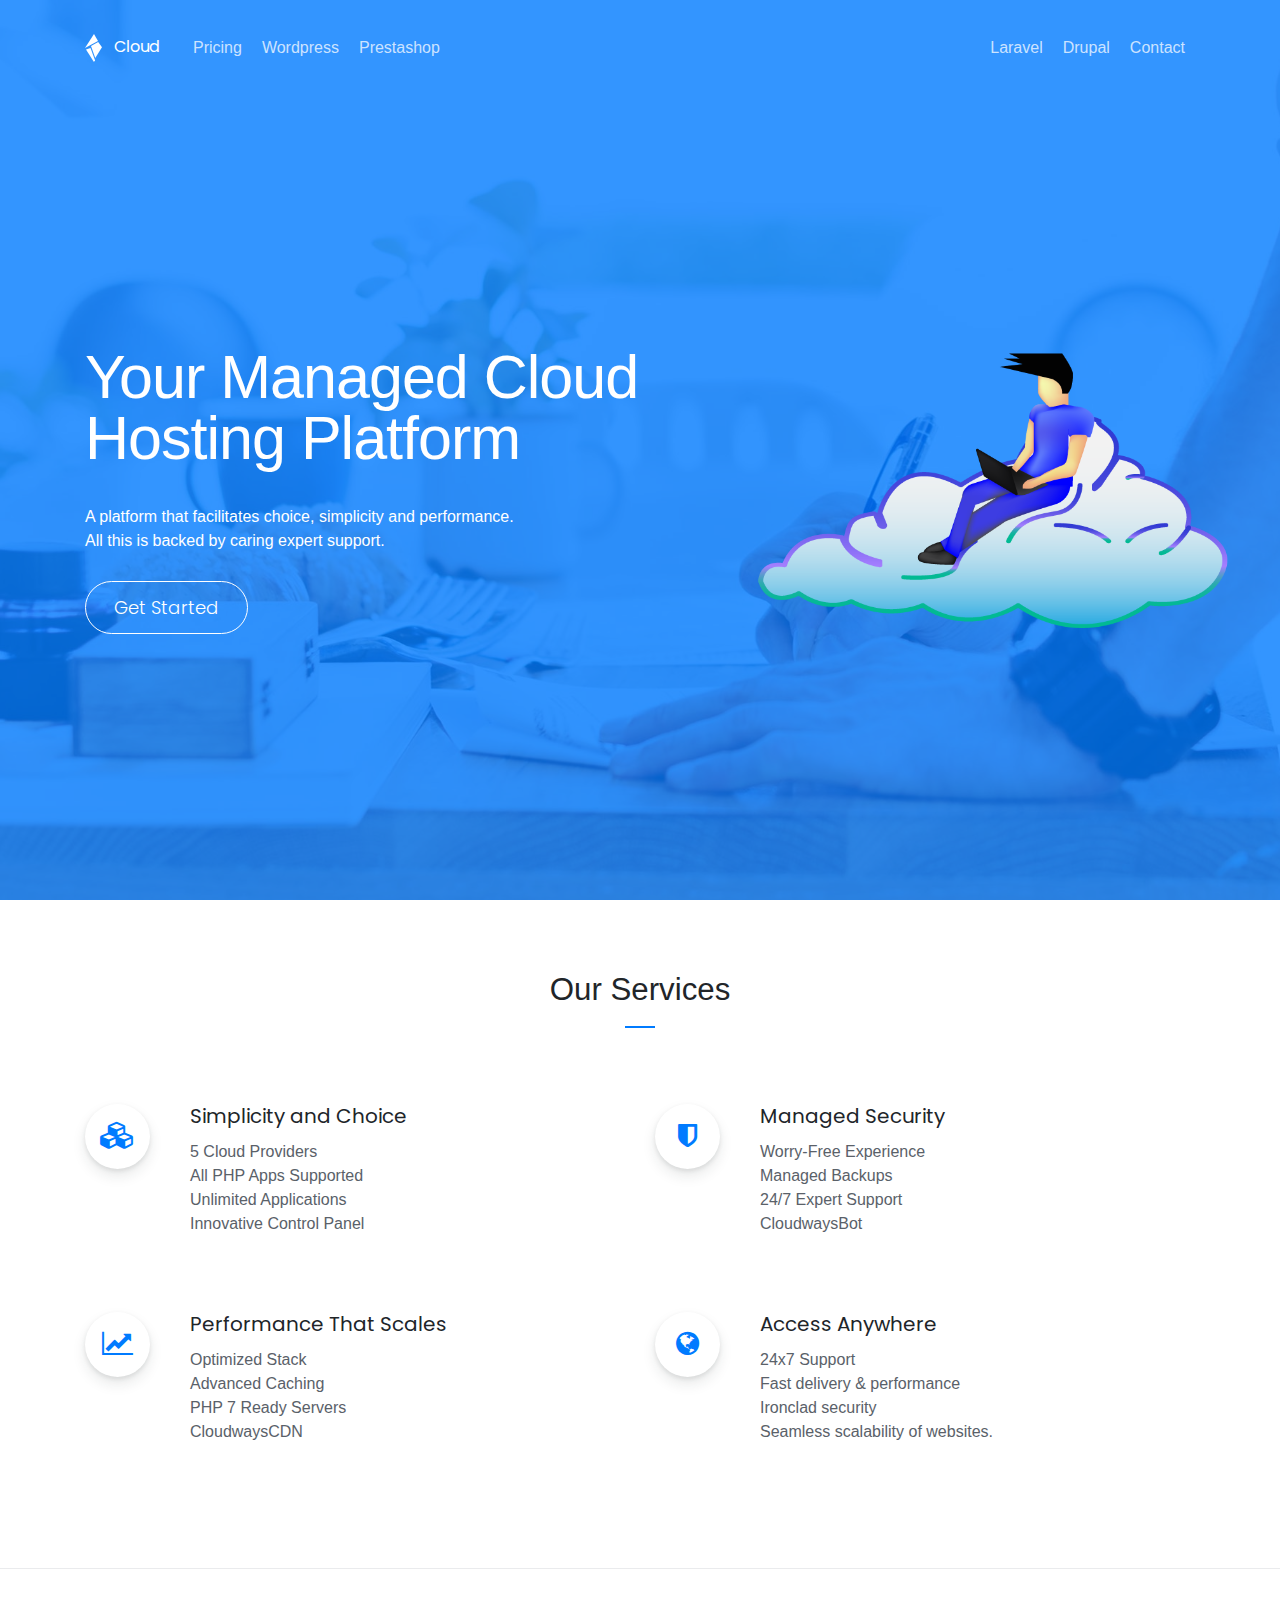
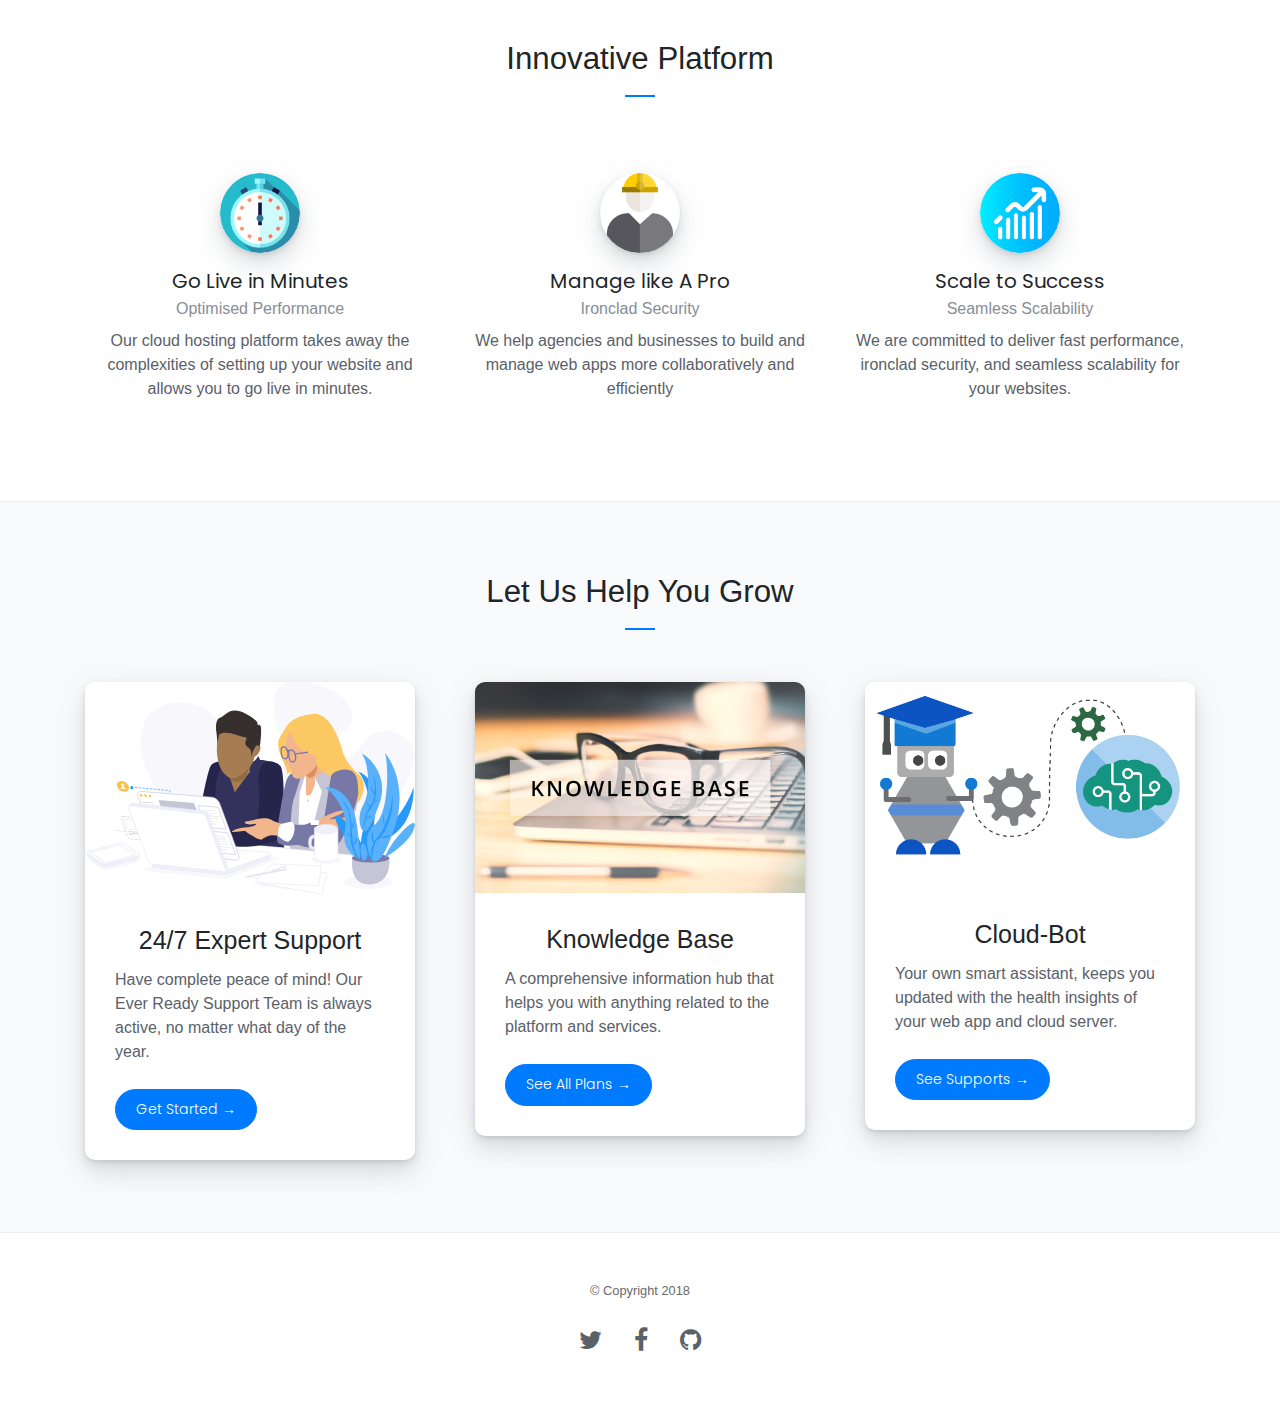
<file: index.html>
<!doctype html>
<html class="no-js" lang="en">
    <head>
        <meta charset="utf-8">
        <meta http-equiv="x-ua-compatible" content="ie=edge">
        <title>Cloud</title>
        <link rel="icon" type="image/png" href="images/app-promo/favicon.png">
        <meta name="description" content="The Cloud Index-Page by Sonu.">
        <meta name="viewport" content="width=device-width, initial-scale=1">

        <!-- CSS Dependencies -->
        <link rel="stylesheet" href="https://maxcdn.bootstrapcdn.com/bootstrap/4.0.0/css/bootstrap.min.css" integrity="sha384-Gn5384xqQ1aoWXA+058RXPxPg6fy4IWvTNh0E263XmFcJlSAwiGgFAW/dAiS6JXm" crossorigin="anonymous">
        <link href="https://maxcdn.bootstrapcdn.com/font-awesome/4.7.0/css/font-awesome.min.css" rel="stylesheet" integrity="sha384-wvfXpqpZZVQGK6TAh5PVlGOfQNHSoD2xbE+QkPxCAFlNEevoEH3Sl0sibVcOQVnN" crossorigin="anonymous">
        <link rel="stylesheet" href="css/shards.css?version=2.0.1">
        <link rel="stylesheet" href="css/shards-extras.css?version=2.0.1">
    </head>
    <body class="shards-landing-page--1">
      <!-- Welcome Section -->
      <div class="welcome d-flex justify-content-center flex-column">
        <div class="container">
          <!-- Navigation -->
          <nav class="navbar navbar-expand-lg navbar-dark pt-4 px-0">
            <a class="navbar-brand" href="#">
              <img src="images/agency-landing/shards-logo-white.svg" class="mr-2" alt="Cloud- Pricing Page">
              Cloud
            </a>
            <button class="navbar-toggler" type="button" data-toggle="collapse" data-target="#navbarNavDropdown" aria-controls="navbarNavDropdown" aria-expanded="false" aria-label="Toggle navigation">
              <span class="navbar-toggler-icon"></span>
            </button>
            <div class="collapse navbar-collapse" id="navbarNavDropdown">
              <ul class="navbar-nav">
                <li class="nav-item">
                  <a class="nav-link" href="pricing.html">Pricing</a>
                </li>
                <li class="nav-item">
                  <a class="nav-link" href="wordpress_hosting.html">Wordpress</a>
                </li>
                <li class="nav-item">
                  <a class="nav-link" href="prestashop_hosting.html">Prestashop</a>
                </li>
              </ul>

             <ul class="header-social-icons navbar-nav ml-auto">
                <li class="nav-item">
                  <a class="nav-link" href="laravel_hosting.html">Laravel</a>
                </li>
                <li class="nav-item">
                  <a class="nav-link" href="Drupal.html">Drupal</a>
                </li>
                <li class="nav-item">
                  <a class="nav-link" href="contact.html">Contact</a>
                </li>
              </ul>
            </div>
          </nav>
          <!-- / Navigation -->
        </div> <!-- .container -->

        <!-- Inner Wrapper -->
        <div class="inner-wrapper mt-auto mb-auto container">
          <div class="row">
            <div class="col-md-7">
                <h1 class="welcome-heading display-4 text-white" style="font-family:inherit">Your Managed Cloud Hosting Platform</h1><br>
                <p class="text-white">A platform that facilitates choice, simplicity and performance.<br>All this is backed by caring expert support.</p>
                <a href="#" class="btn btn-lg btn-outline-white btn-pill align-self-center">Get Started</a>
            </div>
            <div class="col-sm-4 col-lg-4 col-md-4">
                <img class="pro1" id="pro" src="images/app-promo/back.png">
            </div>
          </div>
        </div>
        <!-- / Inner Wrapper -->
      </div>
      <!-- / Welcome Section -->
        <!-- Our Services Section -->
      <div id="our-services" class="our-services section py-4">
        <h3 class="section-title text-center my-5">Our Services</h3>
        <!-- Features -->
        <div class="features py-4 mb-4">
          <div class="container">
            <div class="row">
              <div class="feature py-4 col-md-6 d-flex">
                <div class="icon text-primary mr-3"><i class="fa fa-cubes"></i></div>
                <div class="px-4">
                    <h5>Simplicity and Choice</h5>
                    <p>5 Cloud Providers<br> All PHP Apps Supported<br> Unlimited Applications<br> Innovative Control Panel</p>
                </div>
              </div>
              <div class="feature py-4 col-md-6 d-flex">
                <div class="icon text-primary mr-3"><i class="fa fa-shield"></i></div>
                <div class="px-4">
                    <h5>Managed Security</h5>
                    <p>Worry-Free Experience<br>Managed Backups<br>24/7 Expert Support<br>CloudwaysBot</p>
                </div>
              </div>
            </div>

            <div class="row">
              <div class="feature py-4 col-md-6 d-flex">
                <div class="icon text-primary mr-3"><i class="fa fa-line-chart"></i></div>
                <div class="px-4">
                    <h5>Performance That Scales</h5>
                    <p>Optimized Stack<br>Advanced Caching<br>PHP 7 Ready Servers<br>CloudwaysCDN</p>
                </div>
              </div>
              <div class="feature py-4 col-md-6 d-flex">
                <div class="icon text-primary mr-3"><i class="fa fa-globe"></i></div>
                <div class="px-4">
                    <h5>Access Anywhere</h5>
                    <p>24x7 Support<br>Fast delivery & performance<br>Ironclad security<br>Seamless scalability of websites.</p>
                </div>
              </div>
            </div>
          </div>
        </div>
        <!-- / Features -->
      </div>
      <!-- / Our Services Section -->

      <!-- Agility Section -->
      <div class="testimonials section py-4">
          <h3 class="section-title text-center m-5">Innovative Platform </h3>

          <div class="container py-5">
            <div class="row">
                <div class="col-md-4 testimonial text-center">
                    <div class="avatar rounded-circle with-shadows mb-3 ml-auto mr-auto">
                        <img src="images/common/velocity.png" class="w-100" alt="Live" />
                    </div>
                    <h5 class="mb-1">Go Live in Minutes</h5>
                    <span class="text-muted d-block mb-2">Optimised Performance</span>
                    <p>Our cloud hosting platform takes away the complexities of setting up your website and allows you to go live in minutes.</p>
                </div>

                <div class="col-md-4 testimonial text-center">
                    <div class="avatar rounded-circle with-shadows mb-3 ml-auto mr-auto">
                        <img src="images/common/professional.png" class="w-100" alt="Pro" />
                    </div>
                    <h5 class="mb-1">Manage like A Pro</h5>
                    <span class="text-muted d-block mb-2">Ironclad Security</span>
                    <p>We help agencies and businesses to build and manage web apps more collaboratively and efficiently</p>
                </div>

                <div class="col-md-4 testimonial text-center">
                    <div class="avatar rounded-circle with-shadows mb-3 ml-auto mr-auto">
                        <img src="images/common/profits.png" class="w-100" alt="Scale" />
                    </div>
                    <h5 class="mb-1">Scale to Success</h5>
                    <span class="text-muted d-block mb-2">Seamless Scalability</span>
                    <p> We are committed to deliver fast performance, ironclad security, and seamless scalability for your websites.</p>
                </div>
            </div>
          </div>
      </div>
      <!-- / Agility Section -->

      <!-- Our Blog Section -->
      <div class="blog section section-invert py-4">
        <h3 class="section-title text-center m-5">Let Us Help You Grow</h3>
        <div class="container">
          <div class="py-4">
            <div class="row">
              <div class="card-deck">
                <div class="col-md-12 col-lg-4">
                  <div class="card mb-4">
                    <img class="card-img-top" src="images/common/account_support_expert_support.svg" alt="24/7 Expert Support">
                    <div class="card-body">
                      <h4 class="card-title" style="text-align: center;font-weight: 350">24/7 Expert Support</h4>
                      <p class="card-text">Have complete peace of mind! Our Ever Ready Support Team is always active, no matter what day of the year.</p>
                      <a class="btn btn-primary btn-pill" href="#">Get Started &rarr;</a>
                    </div>
                  </div>
                </div>

                <div class="col-md-12 col-lg-4">
                  <div class="card mb-4">
                    <img class="card-img-top" src="images/common/KnowledgeBase-PRheader_0717.jpg" alt="Knowledge Base">
                    <div class="card-body">
                      <h4 class="card-title" style="text-align: center;font-weight: 350">Knowledge Base</h4>
                      <p class="card-text">A comprehensive information hub that helps you with anything related to the platform and services.</p>
                      <a class="btn btn-primary btn-pill" href="pricing.html#s">See All Plans &rarr;</a>
                    </div>
                  </div>
                </div>

                <div class="col-md-12 col-lg-4">
                  <div class="card mb-4">
                    <img class="card-img-top" src="images/common/bot.png" alt="CloudwaysBot">
                    <div class="card-body">
                      <h4 class="card-title" style="text-align: center;font-weight: 350;padding-top: 15px">Cloud-Bot</h4>
                      <p class="card-text">Your own smart assistant, keeps you updated with the health insights of your web app and cloud server.</p>
                      <a class="btn btn-primary btn-pill" href="pricing.html#p">See Supports &rarr;</a>
                    </div>
                  </div>
                </div>
              </div>
            </div>
          </div>
        </div>
      </div>
      <!-- / Our Blog Section -->

      

      <!-- Footer Section -->
      <footer class="main-footer py-5">
      <p class="text-center small p-0 mb-4" style="color: dimgray">&copy; Copyright 2018 </p>
      <div class="social d-table mx-auto">
        <a class="twitter mx-3 h4 d-inline-block text-secondary" href="https://twitter.com/DesignRevision" target="_blank">
          <i class="fa fa-twitter"></i>
          <span class="sr-only">View our Twitter Profile</span>
        </a>
        <a class="facebook mx-3 h4 d-inline-block text-secondary" href="https://www.facebook.com/designrevision" target="_blank">
          <i class="fa fa-facebook"></i>
          <span class="sr-only">View our Facebook Profile
            </span>
        </a>
        <a class="github mx-3 h4 d-inline-block text-secondary" href="https://github.com/designrevision" target="_blank">
          <i class="fa fa-github"></i>
          <span class="sr-only">View our GitHub Profile</span>
        </a>
      </div>
    </footer>
      <!-- / Footer Section -->

      <!-- JavaScript Dependencies -->
      <script src="https://code.jquery.com/jquery-3.2.1.min.js" integrity="sha256-hwg4gsxgFZhOsEEamdOYGBf13FyQuiTwlAQgxVSNgt4=" crossorigin="anonymous"></script>
      <script src="https://cdnjs.cloudflare.com/ajax/libs/popper.js/1.11.0/umd/popper.min.js" integrity="sha384-b/U6ypiBEHpOf/4+1nzFpr53nxSS+GLCkfwBdFNTxtclqqenISfwAzpKaMNFNmj4" crossorigin="anonymous"></script>
      <script src="https://maxcdn.bootstrapcdn.com/bootstrap/4.0.0/js/bootstrap.min.js" integrity="sha384-JZR6Spejh4U02d8jOt6vLEHfe/JQGiRRSQQxSfFWpi1MquVdAyjUar5+76PVCmYl" crossorigin="anonymous"></script>
    </body>
</html>
</file>
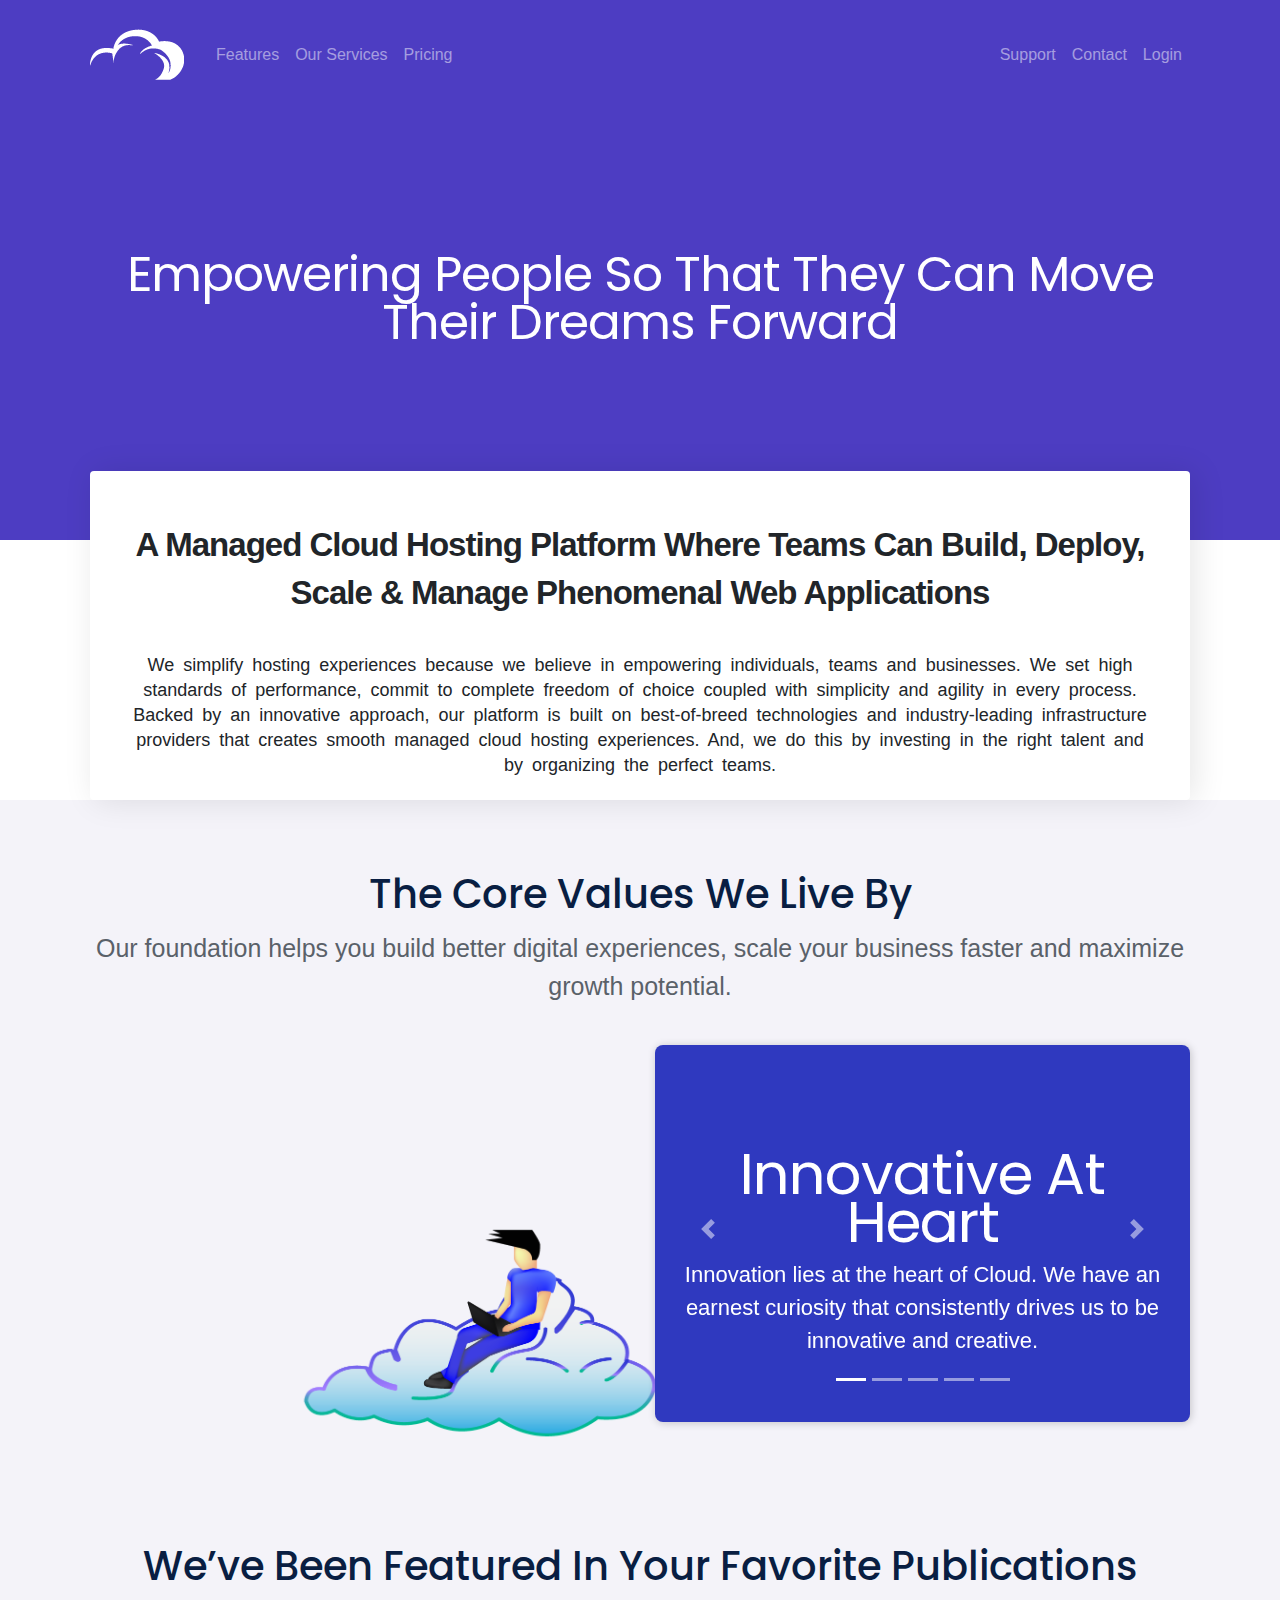
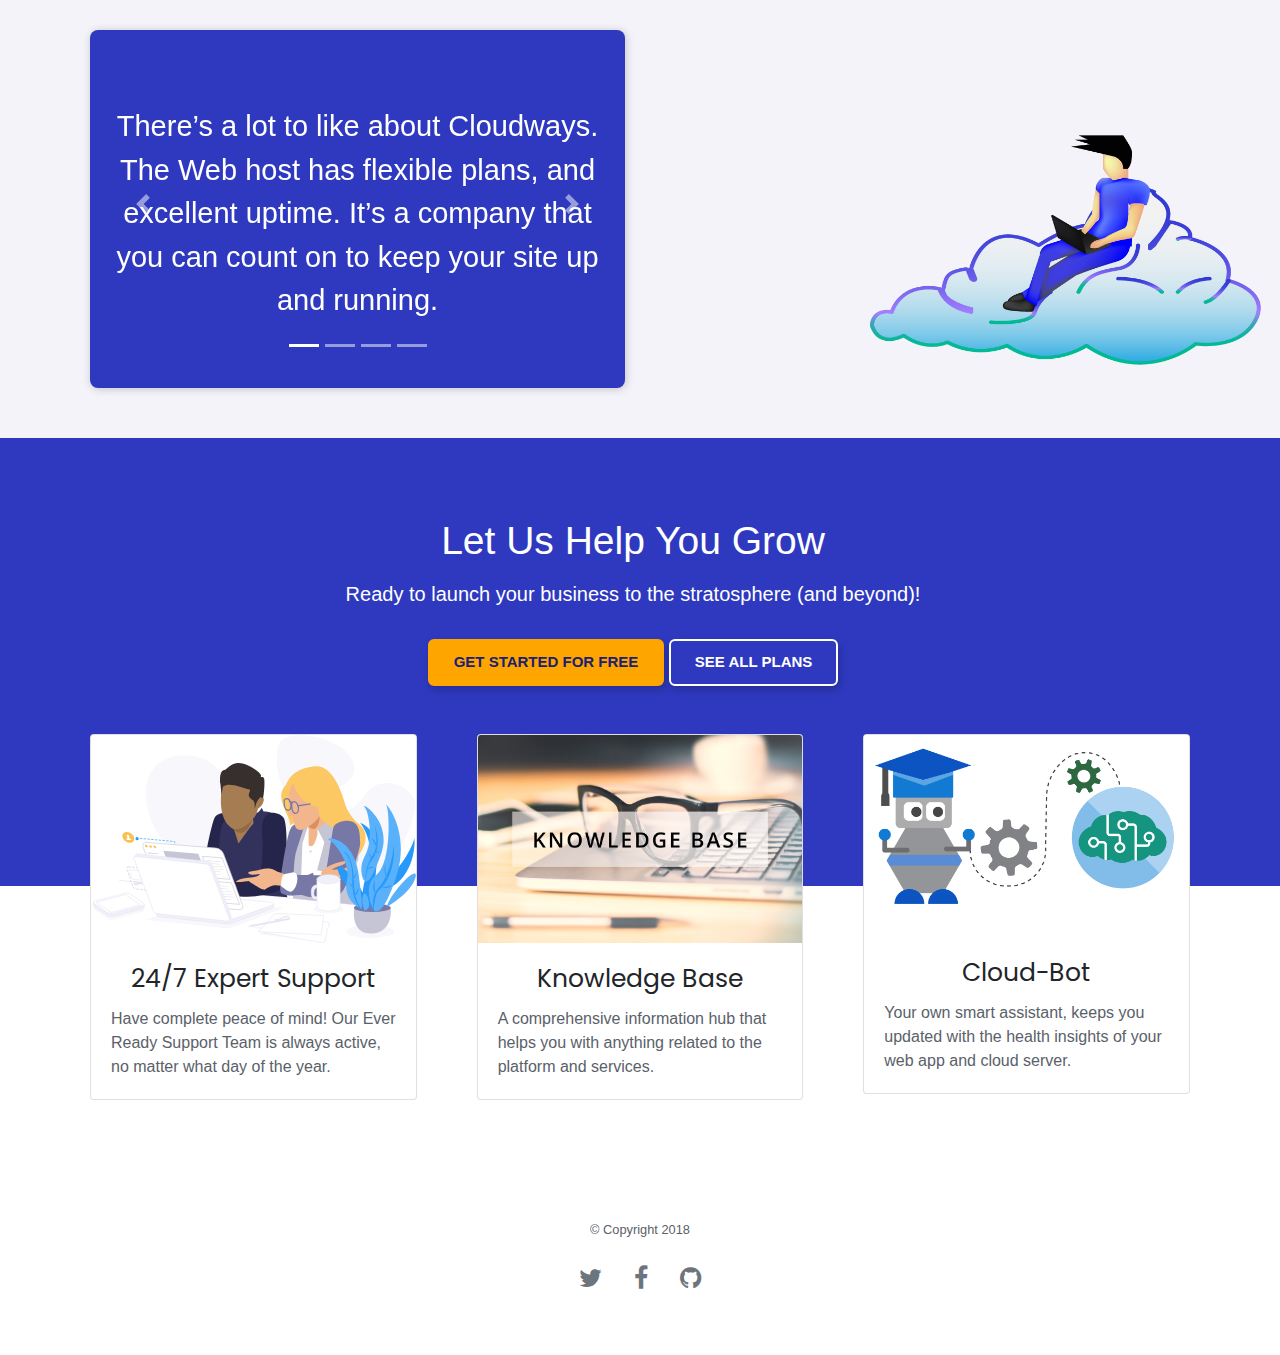
<file: about.html>
<!doctype html>
<html class="no-js" lang="en">
    <head>
        <meta charset="utf-8">
        <meta http-equiv="x-ua-compatible" content="ie=edge">
        <title>About us</title>
        <link rel="icon" type="image/png" href="images/favicon.png">
        <meta name="description" content="The About Page by Sourav.">
        <meta name="viewport" content="width=device-width, initial-scale=1">

        <!-- CSS Dependencies -->
        <link rel="stylesheet" href="https://maxcdn.bootstrapcdn.com/bootstrap/4.0.0/css/bootstrap.min.css" integrity="sha384-Gn5384xqQ1aoWXA+058RXPxPg6fy4IWvTNh0E263XmFcJlSAwiGgFAW/dAiS6JXm" crossorigin="anonymous">
        <link href="https://maxcdn.bootstrapcdn.com/font-awesome/4.7.0/css/font-awesome.min.css" rel="stylesheet" integrity="sha384-wvfXpqpZZVQGK6TAh5PVlGOfQNHSoD2xbE+QkPxCAFlNEevoEH3Sl0sibVcOQVnN" crossorigin="anonymous">
        <link rel="stylesheet" href="css/about.css">
        <link rel="stylesheet" href="css/about-extras.css">
        <style>
            .F{
                font-family:sans-serif;
                background-color: #f4f3f9;
            }
            .G{
                font-family:monospace;
                font-size: 17px;
            }
        </style>
    </head>
    <body class="shards-landing-page--1">
      <!-- Welcome Section -->
      <div class="welcome d-flex justify-content-center flex-column">
        <div class="container">
          <!-- Navigation -->
          <nav class="navbar navbar-expand-lg navbar-dark pt-4 px-0">
            <a class="navbar-brand" href="#">
              <img src="images/cloud2.png" class="mr-2" alt="Cloud- Pricing Page">
            </a>
            <button class="navbar-toggler" type="button" data-toggle="collapse" data-target="#navbarNavDropdown" aria-controls="navbarNavDropdown" aria-expanded="false" aria-label="Toggle navigation">
              <span class="navbar-toggler-icon"></span>
            </button>
            <div class="collapse navbar-collapse" id="navbarNavDropdown">
              <ul class="navbar-nav">
                <li class="nav-item">
                  <a class="nav-link" href="#">Features</a>
                </li>
                <li class="nav-item">
                  <a class="nav-link" href="#">Our Services</a>
                </li>
                <li class="nav-item">
                  <a class="nav-link" href="#">Pricing</a>
                </li>
              </ul>

             <ul class="header-social-icons navbar-nav ml-auto">
                <li class="nav-item">
                  <a class="nav-link" href="#">Support</a>
                </li>
                <li class="nav-item">
                  <a class="nav-link" href="#">Contact</a>
                </li>
                <li class="nav-item">
                  <a class="nav-link" href="#">Login</a>
                </li>
              </ul>
            </div>
          </nav>
          <!-- / Navigation -->
        </div> <!-- .container -->

        <!-- Inner Wrapper -->
        <div class="inner-wrapper mt-auto mb-auto container">
          <div class="row">
            <div class="col-md-12 text-center">
                <h1 class="welcome-heading display-5 text-white">Empowering People So That They 
Can Move Their Dreams Forward</h1><br>
            </div>
              <div class="col-lg-4 col-md-5 col-sm-12 ml-auto">
              </div>
          </div>
        </div>
        <!-- / Inner Wrapper -->
      </div>
      <!-- / Welcome Section -->

     
     <section class="nfeat-menu-anch-wrap">
            <div class="container">
                <div class="nfeat-menu-anch-sec">
                    <div class="row">
                          <h1 id="head">A Managed Cloud Hosting Platform Where Teams Can Build, Deploy, Scale & Manage Phenomenal Web Applications</h1> 
                          <br>
                          <h5 id="head2">We simplify hosting experiences because we believe in empowering individuals, teams and businesses. We set high standards of performance, commit to complete freedom of choice coupled with simplicity and agility in every process. Backed by an innovative approach, our platform is built on best-of-breed technologies and industry-leading infrastructure providers that creates smooth managed cloud hosting experiences. And, we do this by investing in the right talent and by organizing the perfect teams.</h5>
                </div>
            </div>
         </div>
        </section>
    
     <section class="abt-vlu-wrap">
            <div class="container">
                <div class="abt-vlu-ttl-wrap">
                    <h2>The Core Values We Live By</h2>
                    <p>Our foundation helps you build better digital experiences, scale your business faster and maximize growth potential.</p>
                </div>

                <div class="abt-vlu-tab-wrap">
                    <div class="row">
                        <div class="col-xs-12 col-md-6 col-md-push-6">
                            <div class="abt-vlu-tab-list">
                                <div class="abt-vlu-cw-logo"><img src="images/app-promo/back.png" class="img-pic1"></div>
                            </div>
                        </div>

                        <div class="col-xs-12 col-md-6 col-md-pull-6">
                            <div class="abt-vlu-tab-contnt">
                                 <div id="demo" class="carousel slide" data-ride="carousel">
                                   <ul class="carousel-indicators">
                                    <li data-target="#demo" data-slide-to="0" class="active"></li>
                                    <li data-target="#demo" data-slide-to="1"></li>
                                    <li data-target="#demo" data-slide-to="2"></li>
                                    <li data-target="#demo" data-slide-to="3"></li>
                                    <li data-target="#demo" data-slide-to="4"></li>
                                   </ul>
                                                        <!----------- The slideshow ---------------->
                                  <div class="carousel-inner demo1">
                                    <div class="carousel-item active">
                                      <h1>Innovative At Heart</h1>
                                      <p>Innovation lies at the heart of Cloud. We have an earnest curiosity that consistently drives us to be innovative and creative.</p>
                                    </div>
                                    <div class="carousel-item">
                                      <h1>Simplicity at Everything</h1>
                                      <p> A concept that is a constant in all our developments and operations. Simplicity is what we keep in mind while transforming all the hosting complexities.</p>
                                    </div>
                                    <div class="carousel-item">
                                      <h1>Customer Always Comes First</h1>
                                      <p>Customers have always been and will remain the North Star of Cloud.we are able to enrich our platform and improve our services to ensure continued peace to u.</p>
                                    </div>
                                    <div class="carousel-item">
                                      <h1>Data Driven Ideology</h1>
                                      <p>Data along with experiences determines the direction of our innovation and improvements.Data is Everything You and As.</p>
                                    </div>
                                    <div class="carousel-item">
                                      <h1>Win As A<br> Team</h1>
                                      <p>Teamwork is a ticket to success. We work closely together with agility to make sure that you have one big extended team that moves you towards success.</p>
                                    </div>
                                  </div>
                                <!------------- Left and right controls ----------------->
                                   <a class="carousel-control-prev" href="#demo" data-slide="prev">
                                    <span class="carousel-control-prev-icon"></span>
                                   </a>
                                     <a class="carousel-control-next" href="#demo" data-slide="next"></a>
                                   <a class="carousel-control-next" href="#demo" data-slide="next">
                                    <span class="carousel-control-next-icon"></span>
                                   </a>
                                </div>
                            </div>
                        </div>
                        </div>
                    </div>
                </div>
                </section>

      <section class="abt-vlu-wrap">
            <div class="container">
                <div class="abt-vlu-ttl-wrap">
                    <h2>We’ve Been Featured In Your Favorite Publications</h2>
                </div>

                <div class="abt-vlu-tab-wrap">
                    <div class="row">
                        <div class="col-xs-12 col-md-6 col-md-push-6">
                          <div class="abt-vlu-tab-contnt">
                                 <div id="dem" class="carousel slide" data-ride="carousel">
                                   <ul class="carousel-indicators">
                                    <li data-target="#dem" data-slide-to="0" class="active"></li>
                                    <li data-target="#dem" data-slide-to="1"></li>
                                    <li data-target="#dem" data-slide-to="2"></li>
                                    <li data-target="#dem" data-slide-to="3"></li>
                                   </ul>
                                         <!----------- The slideshow ---------------->
                                  <div class="carousel-inner demo2">
                                    <div class="carousel-item active">
                                      <p>There’s a lot to like about Cloudways. The Web host has flexible plans, and excellent uptime. It’s a company that you can count on to keep your site up and running.</p>
                                    </div>
                                    <div class="carousel-item">
                                      <p>Managed cloud hosting which is powered by your choice of the top providers – AWS, GCE, DigitalOcean, Linode or Vultr are supported –comes packed.</p>
                                    </div>
                                    <div class="carousel-item">
                                      <p>Cloudways is an interesting company because it is in the process of moving from a service offering, where every deployment is essentially a custom.</p>
                                    </div>
                                    <div class="carousel-item">
                                      <p>Cloudways takes care of the management of open-source tools for hosting websites, like Magento, WordPress, Drupal, and Joomla.</p>
                                    </div>
                                  </div>
                                <!------------- Left and right controls ----------------->
                                   <a class="carousel-control-prev" href="#dem" data-slide="prev">
                                    <span class="carousel-control-prev-icon"></span>
                                   </a>
                                   <a class="carousel-control-next" href="#dem" data-slide="next">
                                    <span class="carousel-control-next-icon" ></span>
                                   </a>
                                </div>
                            </div>  
                        </div>

                        <div class="col-xs-12 col-md-6 col-md-pull-6">
                           <div class="abt-vlu-tab-list">
                                <div class="abt-vlu-cw-logo"><img src="images/app-promo/back.png" class="img-pic"></div>
                            </div>
                            
                        </div>
                        </div>
                    </div>
                </div>
                </section>    
                
<section class="wt-sig-prc-wrapper ">
 <div class="wt-sig-prc-main">
    <div class="wt-sig-prc_ttl-box">
     <h2>Let Us Help You Grow</h2>
     <p>Ready to launch your business to the stratosphere (and beyond)!</p>
    </div>
     <div class="wt-sig-prc-btn">
        <a href="#" class="btn cw-glb-btn">
                Get Started For Free
            </a>
            <a href="#" class="btn cw-glb-btn_blank wt-sig-prc-cta" target="_blank">
                See All Plans
            </a>
        </div>
    </div>
    </section>
    <!-- Our Blog Section -->
      <div class="blog section section-invert py-4">
        <div class="container">
          <div class="py-4">
            <div class="row">
              <div class="card-deck">
                <div class="col-md-12 col-lg-4 le-padd">
                  <div class="card mb-4">
                    <img class="card-img-top" src="images/common/account_support_expert_support.svg" alt="24/7 Expert Support">
                    <div class="card-body">
                      <h4 class="card-title" style="text-align: center">24/7 Expert Support</h4>
                      <p class="card-text">Have complete peace of mind! Our Ever Ready Support Team is always active, no matter what day of the year.</p>
                    </div>
                  </div>
                </div>

                <div class="col-md-12 col-lg-4 le-padd">
                  <div class="card mb-4">
                    <img class="card-img-top" src="images/common/KnowledgeBase-PRheader_0717.jpg" alt="Knowledge Base">
                    <div class="card-body">
                      <h4 class="card-title" style="text-align: center">Knowledge Base</h4>
                      <p class="card-text">A comprehensive information hub that helps you with anything related to the platform and services.</p>

                    </div>
                  </div>
                </div>

                <div class="col-md-12 col-lg-4 le-padd">
                  <div class="card mb-4">
                    <img class="card-img-top" src="images/common/bot.png" alt="CloudwaysBot">
                    <div class="card-body">
                      <h4 class="card-title" style="text-align: center;padding-top: 15px">Cloud-Bot</h4>
                      <p class="card-text">Your own smart assistant, keeps you updated with the health insights of your web app and cloud server.</p>
                   
                    </div>
                  </div>
                </div>
              </div>
            </div>
          </div>
        </div>
      </div>
      <!-- / Our Blog Section -->


     
      <!-- Footer Section -->
         <footer class="main-footer py-5">
      <p class="text-center small p-0 mb-4" style="color: #5a6169">&copy; Copyright 2018 </p>
      <div class="social d-table mx-auto">
        <a class="twitter mx-3 h4 d-inline-block text-secondary" href="https://twitter.com/DesignRevision" target="_blank">
          <i class="fa fa-twitter"></i>
          <span class="sr-only">View our Twitter Profile</span>
        </a>
        <a class="facebook mx-3 h4 d-inline-block text-secondary" href="https://www.facebook.com/designrevision" target="_blank">
          <i class="fa fa-facebook"></i>
          <span class="sr-only">View our Facebook Profile
            </span>
        </a>
        <a class="github mx-3 h4 d-inline-block text-secondary" href="https://github.com/designrevision" target="_blank">
          <i class="fa fa-github"></i>
          <span class="sr-only">View our GitHub Profile</span>
        </a>
      </div>
    </footer>
      <!-- / Footer Section -->

      <!-- JavaScript Dependencies -->
      <script src="https://code.jquery.com/jquery-3.2.1.min.js" integrity="sha256-hwg4gsxgFZhOsEEamdOYGBf13FyQuiTwlAQgxVSNgt4=" crossorigin="anonymous"></script>
      <script src="https://cdnjs.cloudflare.com/ajax/libs/popper.js/1.11.0/umd/popper.min.js" integrity="sha384-b/U6ypiBEHpOf/4+1nzFpr53nxSS+GLCkfwBdFNTxtclqqenISfwAzpKaMNFNmj4" crossorigin="anonymous"></script>
      <script src="https://maxcdn.bootstrapcdn.com/bootstrap/4.0.0/js/bootstrap.min.js" integrity="sha384-JZR6Spejh4U02d8jOt6vLEHfe/JQGiRRSQQxSfFWpi1MquVdAyjUar5+76PVCmYl" crossorigin="anonymous"></script>
      
      <script>
         $('.abt-next-tab').click(function() {
        $('.abt-vlu-tab-list .nav-tabs > .active').next('li').find('a').trigger('click');
    });
    $('.abt-prev-tab').click(function() {
        $('.abt-vlu-tab-list .nav-tabs > .active').prev('li').find('a').trigger('click');
    });
});
        
        </script>
      
      
    </body>
</html>
</file>
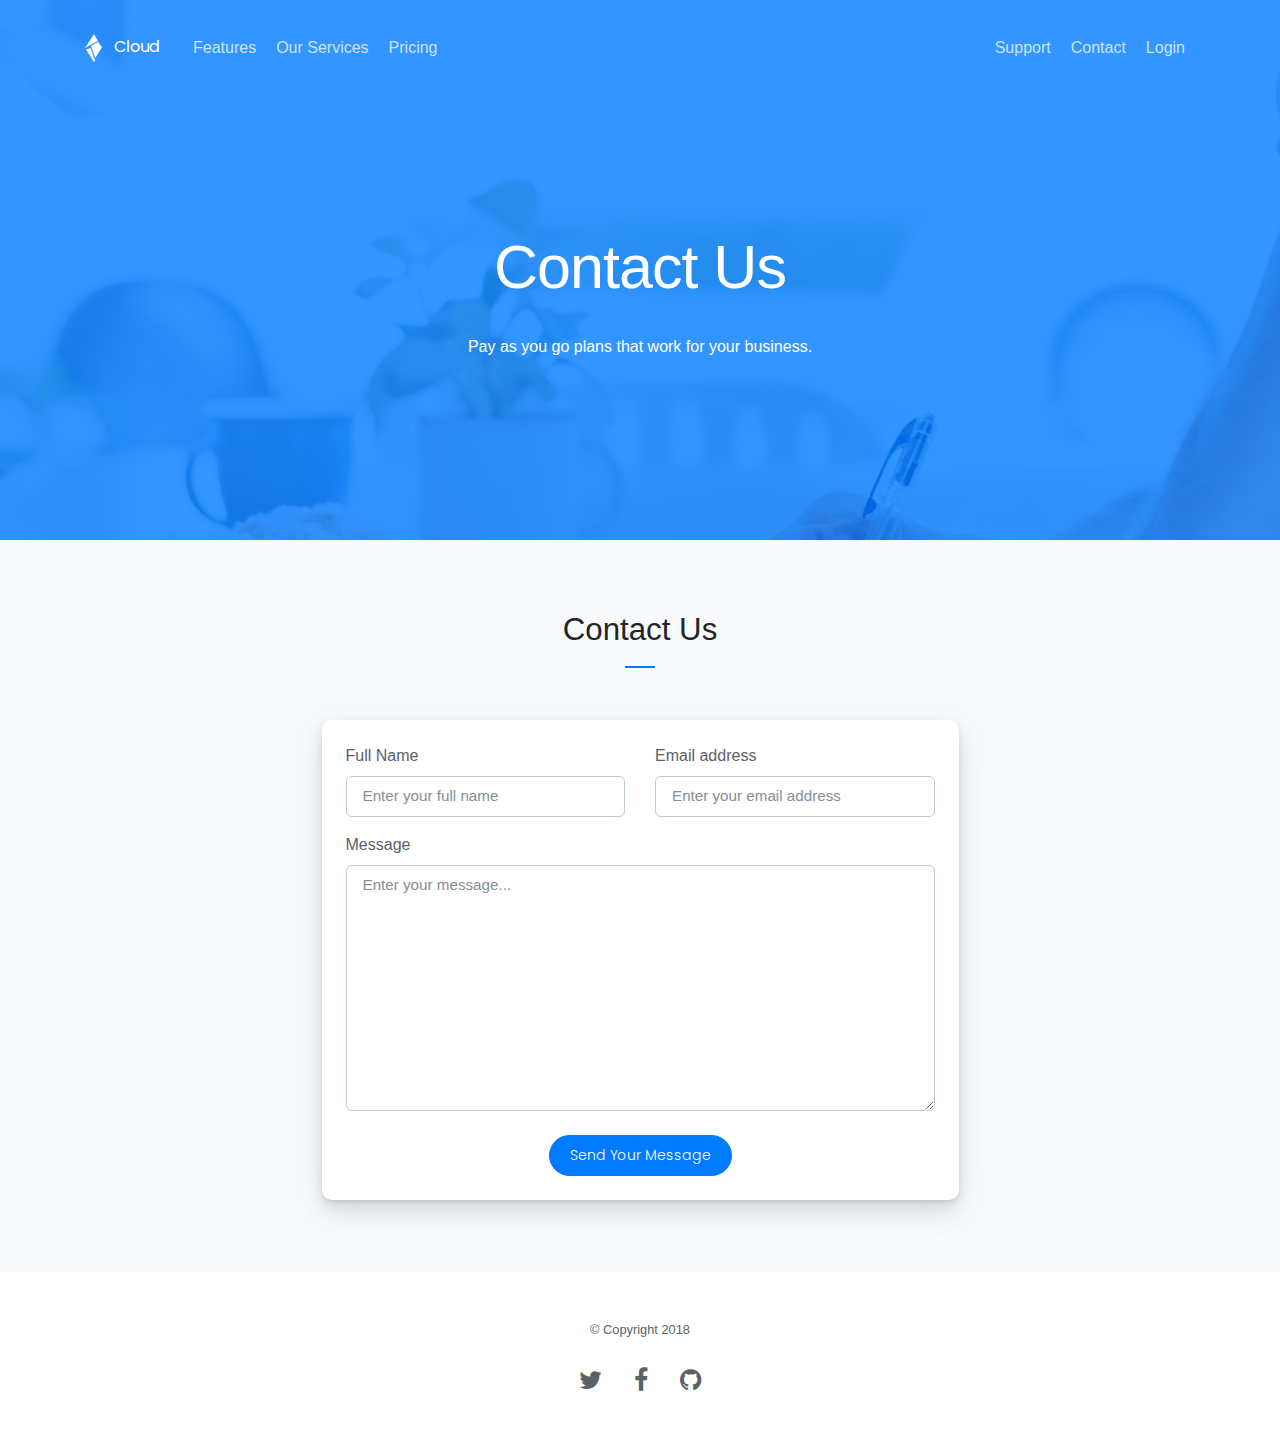
<file: contact.html>
<!doctype html>
<html class="no-js" lang="en">
    <head>
        <meta charset="utf-8">
        <meta http-equiv="x-ua-compatible" content="ie=edge">
        <title>Contact Us</title>
        <link rel="icon" type="image/png" href="images/app-promo/favicon.png">
        <meta name="description" content="The Contact Us Page by Annish.">
        <meta name="viewport" content="width=device-width, initial-scale=1">

        <!-- CSS Dependencies -->
        <link rel="stylesheet" href="https://maxcdn.bootstrapcdn.com/bootstrap/4.0.0/css/bootstrap.min.css" integrity="sha384-Gn5384xqQ1aoWXA+058RXPxPg6fy4IWvTNh0E263XmFcJlSAwiGgFAW/dAiS6JXm" crossorigin="anonymous">
        <link href="https://maxcdn.bootstrapcdn.com/font-awesome/4.7.0/css/font-awesome.min.css" rel="stylesheet" integrity="sha384-wvfXpqpZZVQGK6TAh5PVlGOfQNHSoD2xbE+QkPxCAFlNEevoEH3Sl0sibVcOQVnN" crossorigin="anonymous">
        <link rel="stylesheet" href="css/shards.css">
        <link rel="stylesheet" href="css/shards-extras1.css">
        <style>
            .F{
                font-family:sans-serif;
                background-color: #f4f3f9;
            }
            .G{
                font-family:monospace;
                font-size: 17px;
            }
        </style>
    </head>
    <body class="shards-landing-page--1">
      <!-- Welcome Section -->
      <div class="welcome d-flex justify-content-center flex-column">
        <div class="container">
          <!-- Navigation -->
          <nav class="navbar navbar-expand-lg navbar-dark pt-4 px-0">
            <a class="navbar-brand" href="#">
              <img src="images/agency-landing/shards-logo-white.svg" class="mr-2" alt="Cloud- Pricing Page">
              Cloud
            </a>
            <button class="navbar-toggler" type="button" data-toggle="collapse" data-target="#navbarNavDropdown" aria-controls="navbarNavDropdown" aria-expanded="false" aria-label="Toggle navigation">
              <span class="navbar-toggler-icon"></span>
            </button>
            <div class="collapse navbar-collapse" id="navbarNavDropdown">
              <ul class="navbar-nav">
                <li class="nav-item">
                  <a class="nav-link" href="features.html">Features</a>
                </li>
                <li class="nav-item">
                  <a class="nav-link" href="#">Our Services</a>
                </li>
                <li class="nav-item">
                  <a class="nav-link" href="pricing.html">Pricing</a>
                </li>
              </ul>

             <ul class="header-social-icons navbar-nav ml-auto">
                <li class="nav-item">
                  <a class="nav-link" href="#">Support</a>
                </li>
                <li class="nav-item">
                  <a class="nav-link" href="contact.html">Contact</a>
                </li>
                <li class="nav-item">
                  <a class="nav-link" href="#">Login</a>
                </li>
              </ul>
            </div>
          </nav>
          <!-- / Navigation -->
        </div> <!-- .container -->

        <!-- Inner Wrapper -->
        <div class="inner-wrapper mt-auto mb-auto container">
          <div class="row">
            <div class="col-md-12 text-center">
                <h1 class="welcome-heading display-4 text-white" style="font-family: inherit">Contact Us</h1><br>
                <p class="text-white">Pay as you go plans that work for your business.</p>
            </div>
          </div>
        </div>
        <!-- / Inner Wrapper -->
      </div>
      
      <!-- Contact Section -->
      <div class="contact section-invert py-4">
        <h3 class="section-title text-center m-5">Contact Us</h3>
        <div class="container py-4">
          <div class="row justify-content-md-center px-4">
            <div class="contact-form col-sm-12 col-md-10 col-lg-7 p-4 mb-4 card">
              <form>
                <div class="row">
                  <div class="col-md-6 col-sm-12">
                    <div class="form-group">
                      <label for="contactFormFullName">Full Name</label>
                      <input type="email" class="form-control" id="contactFormFullName" placeholder="Enter your full name">
                    </div>
                  </div>
                  <div class="col-md-6 col-sm-12">
                    <div class="form-group">
                      <label for="contactFormEmail">Email address</label>
                      <input type="email" class="form-control" id="contactFormEmail" placeholder="Enter your email address">
                    </div>
                  </div>
                </div>
                <div class="row">
                  <div class="col">
                    <div class="form-group">
                        <label for="exampleInputEmail1">Message</label>
                        <textarea id="exampleInputEmail1" class="form-control mb-4" rows="10" placeholder="Enter your message..." name="message"></textarea>
                    </div>
                  </div>
                </div>
                <input class="btn btn-primary btn-pill d-flex ml-auto mr-auto" type="submit" value="Send Your Message">
              </form>
            </div>
          </div>
        </div>
      </div>
      <!-- / Contact Section -->


      

     
    
     <!--Widget stats-->
      <!-- Footer Section -->
         <footer class="main-footer py-5">
      <p class="text-center small p-0 mb-4" style="color: #5a6169">&copy; Copyright 2018 </p>
      <div class="social d-table mx-auto">
        <a class="twitter mx-3 h4 d-inline-block text-secondary" href="https://twitter.com/DesignRevision" target="_blank">
          <i class="fa fa-twitter"></i>
          <span class="sr-only">View our Twitter Profile</span>
        </a>
        <a class="facebook mx-3 h4 d-inline-block text-secondary" href="https://www.facebook.com/designrevision" target="_blank">
          <i class="fa fa-facebook"></i>
          <span class="sr-only">View our Facebook Profile
            </span>
        </a>
        <a class="github mx-3 h4 d-inline-block text-secondary" href="https://github.com/designrevision" target="_blank">
          <i class="fa fa-github"></i>
          <span class="sr-only">View our GitHub Profile</span>
        </a>
      </div>
    </footer>
      <!-- / Footer Section -->

      <!-- JavaScript Dependencies -->
      <script src="https://code.jquery.com/jquery-3.2.1.min.js" integrity="sha256-hwg4gsxgFZhOsEEamdOYGBf13FyQuiTwlAQgxVSNgt4=" crossorigin="anonymous"></script>
      <script src="https://cdnjs.cloudflare.com/ajax/libs/popper.js/1.11.0/umd/popper.min.js" integrity="sha384-b/U6ypiBEHpOf/4+1nzFpr53nxSS+GLCkfwBdFNTxtclqqenISfwAzpKaMNFNmj4" crossorigin="anonymous"></script>
      <script src="https://maxcdn.bootstrapcdn.com/bootstrap/4.0.0/js/bootstrap.min.js" integrity="sha384-JZR6Spejh4U02d8jOt6vLEHfe/JQGiRRSQQxSfFWpi1MquVdAyjUar5+76PVCmYl" crossorigin="anonymous"></script>
    </body>
</html>
</file>
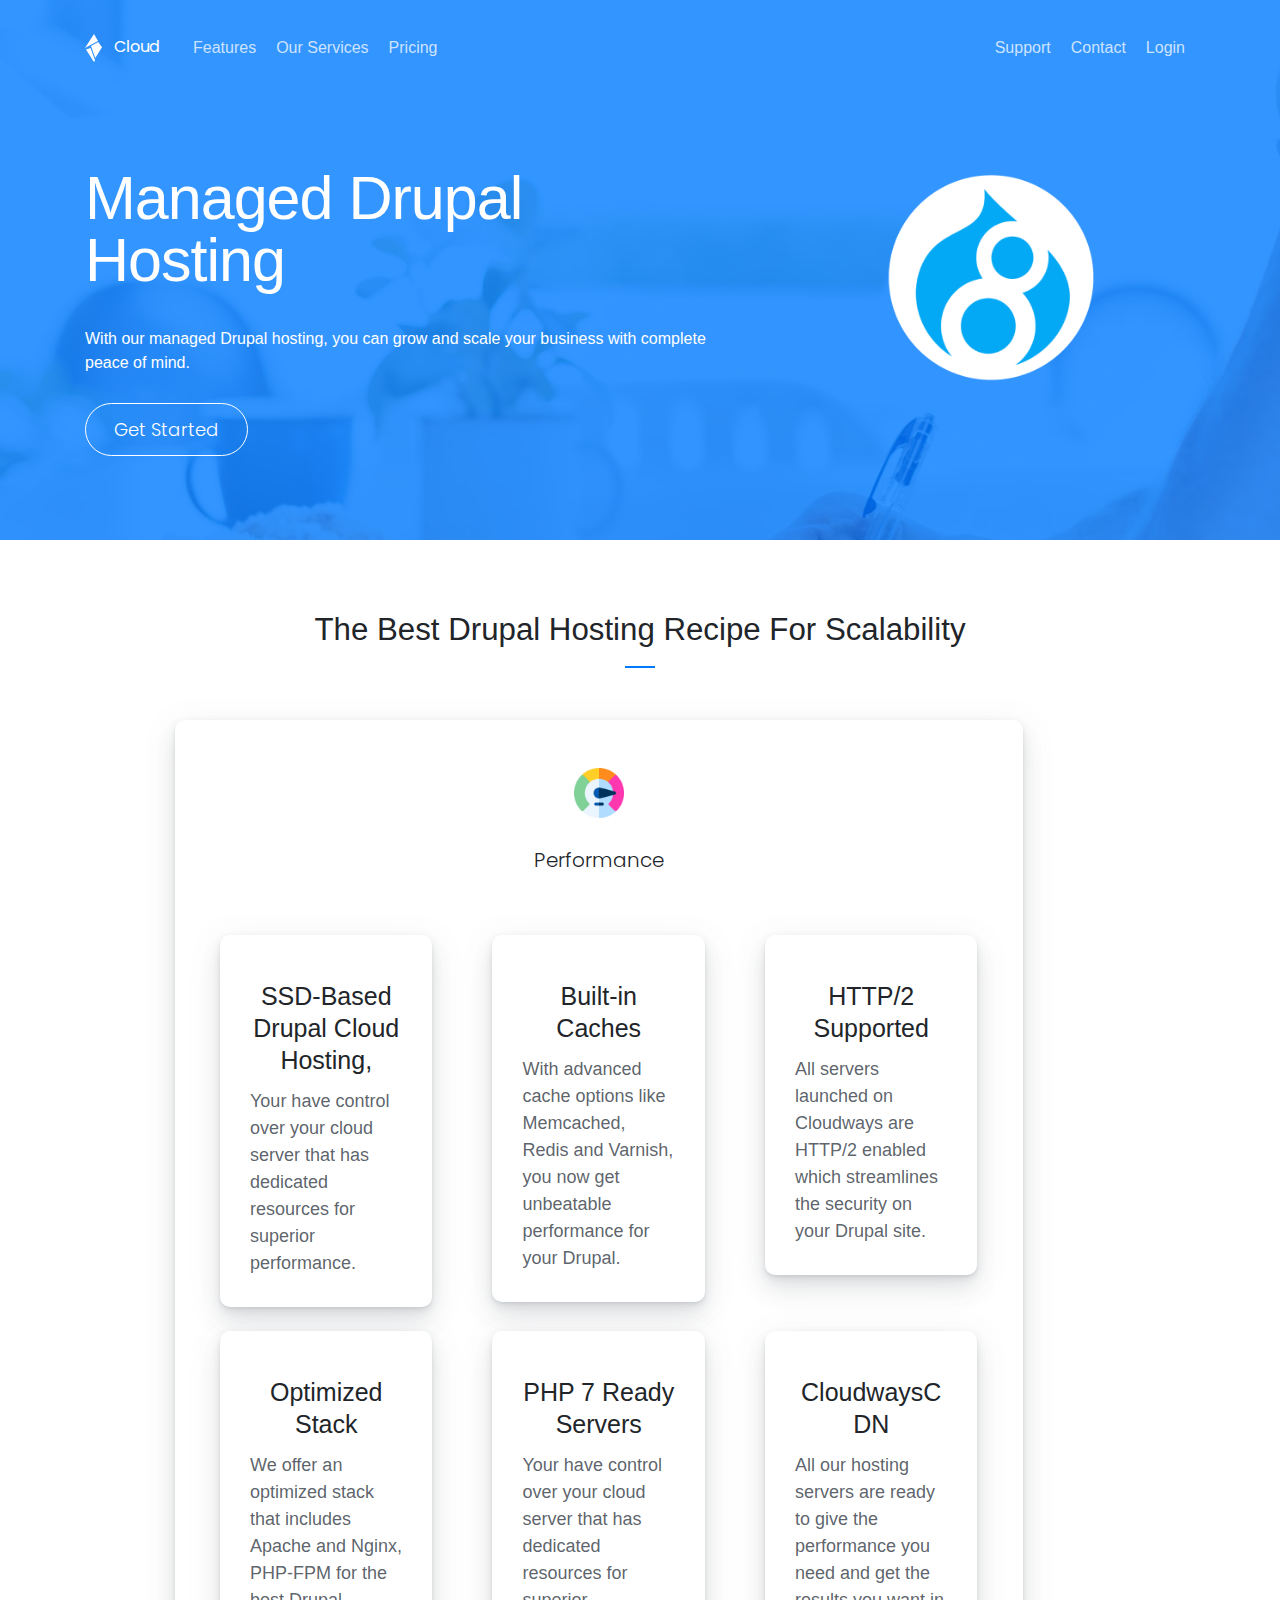
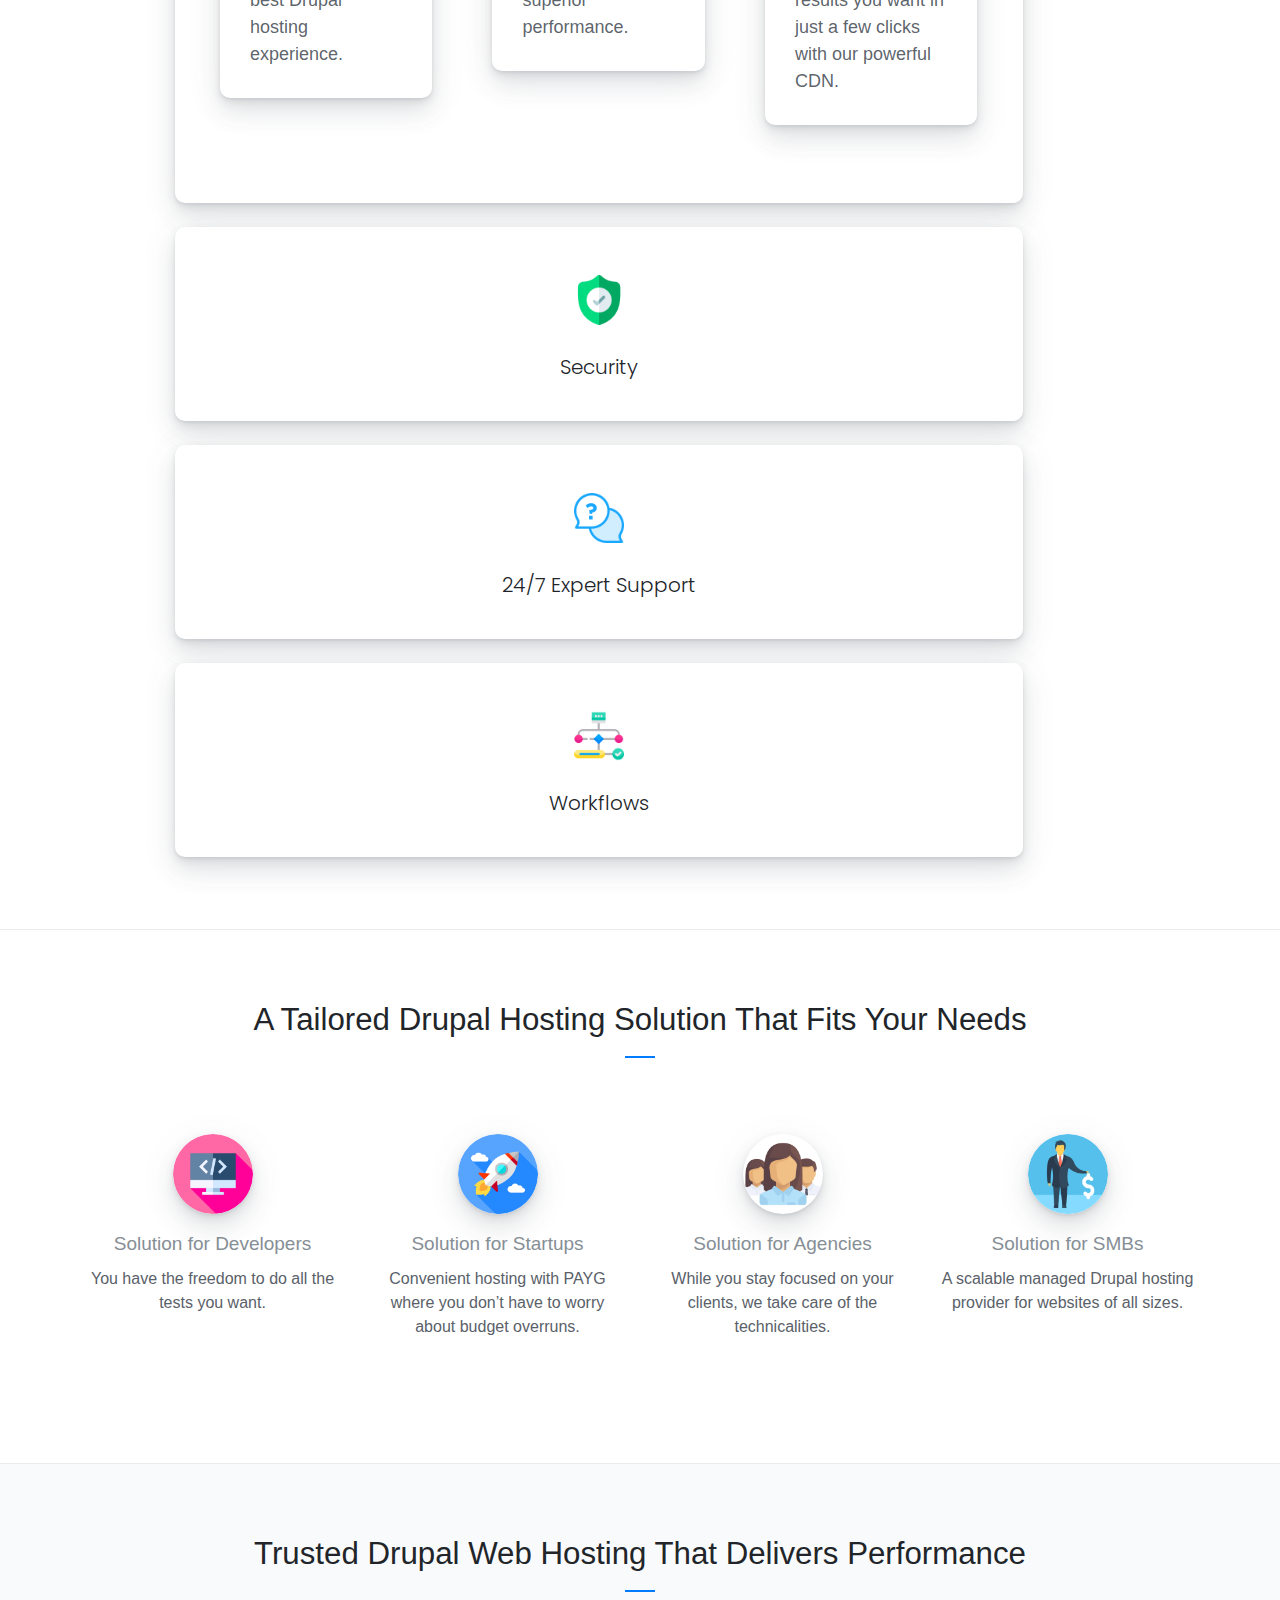
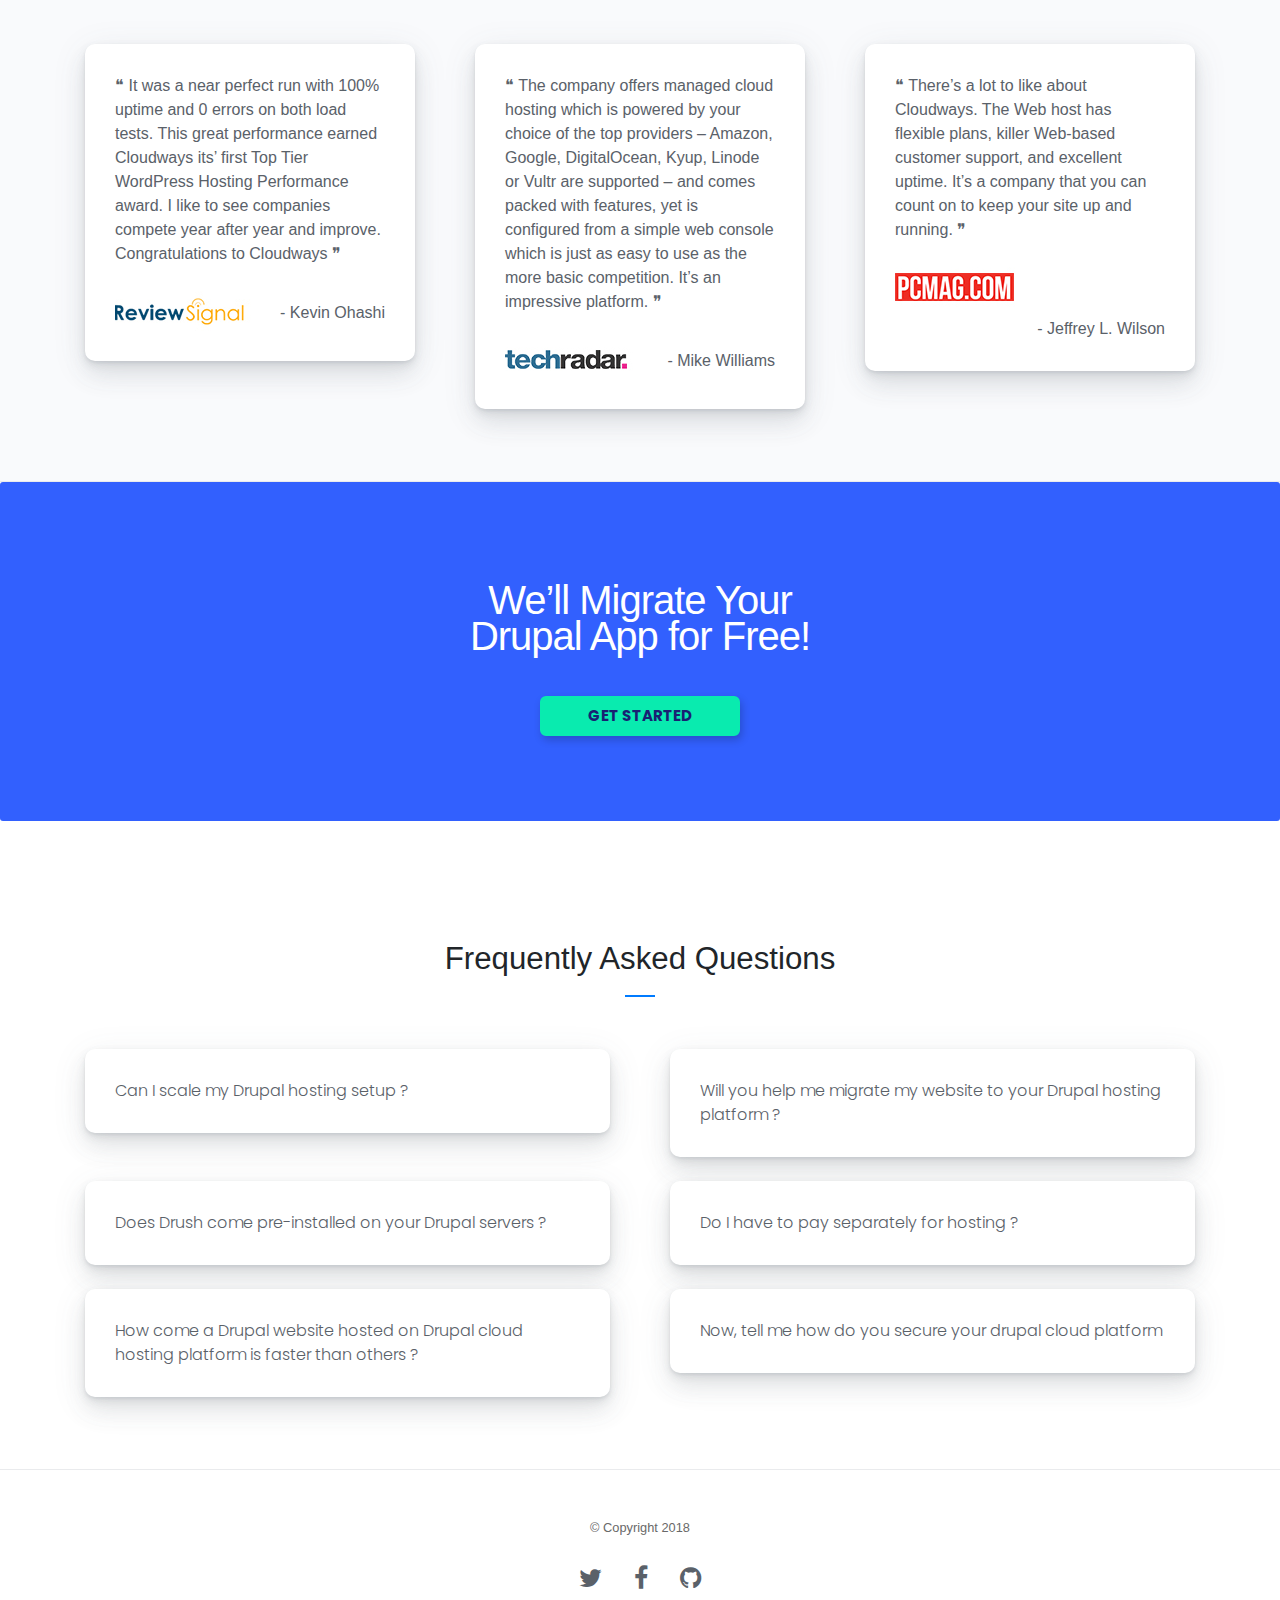
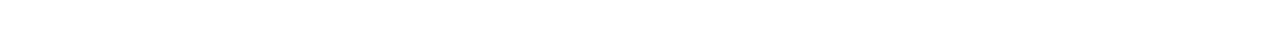
<file: Drupal.html>
<!doctype html>
<html class="no-js" lang="en">
    <head>
        <meta charset="utf-8">
        <meta http-equiv="x-ua-compatible" content="ie=edge">
        <title>Drupal Hosting</title>
        <link rel="icon" type="image/png" href="images/app-promo/favicon.png">
        <meta name="description" content="A Drupal Hosting Page by Sonu.">
        <meta name="viewport" content="width=device-width, initial-scale=1">

        <!-- CSS Dependencies -->
        <link rel="stylesheet" href="https://maxcdn.bootstrapcdn.com/bootstrap/4.0.0/css/bootstrap.min.css" integrity="sha384-Gn5384xqQ1aoWXA+058RXPxPg6fy4IWvTNh0E263XmFcJlSAwiGgFAW/dAiS6JXm" crossorigin="anonymous">
        <link href="https://maxcdn.bootstrapcdn.com/font-awesome/4.7.0/css/font-awesome.min.css" rel="stylesheet" integrity="sha384-wvfXpqpZZVQGK6TAh5PVlGOfQNHSoD2xbE+QkPxCAFlNEevoEH3Sl0sibVcOQVnN" crossorigin="anonymous">
        <link rel="stylesheet" href="css/shards.css?version=2.0.1">
        <link rel="stylesheet" href="css/shards-extras1.css">
    </head>
    <body class="shards-landing-page--1">
      <!-- Welcome Section -->
      <div class="welcome d-flex justify-content-center flex-column">
        <div class="container">
          <!-- Navigation -->
          <nav class="navbar navbar-expand-lg navbar-dark pt-4 px-0">
            <a class="navbar-brand" href="#">
              <img src="images/agency-landing/shards-logo-white.svg" class="mr-2" alt="Cloud- Pricing Page">
              Cloud
            </a>
            <button class="navbar-toggler" type="button" data-toggle="collapse" data-target="#navbarNavDropdown" aria-controls="navbarNavDropdown" aria-expanded="false" aria-label="Toggle navigation">
              <span class="navbar-toggler-icon"></span>
            </button>
            <div class="collapse navbar-collapse" id="navbarNavDropdown">
              <ul class="navbar-nav">
                <li class="nav-item">
                  <a class="nav-link" href="features.html">Features</a>
                </li>
                <li class="nav-item">
                  <a class="nav-link" href="#">Our Services</a>
                </li>
                <li class="nav-item">
                  <a class="nav-link" href="pricing.html">Pricing</a>
                </li>
              </ul>

             <ul class="header-social-icons navbar-nav ml-auto">
                <li class="nav-item">
                  <a class="nav-link" href="#">Support</a>
                </li>
                <li class="nav-item">
                  <a class="nav-link" href="contact.html">Contact</a>
                </li>
                <li class="nav-item">
                  <a class="nav-link" href="#">Login</a>
                </li>
              </ul>
            </div>
          </nav>
          <!-- / Navigation -->
        </div> <!-- .container -->

        <!-- Inner Wrapper -->
        <div class="inner-wrapper mt-auto mb-auto container">
          <div class="row">
            <div class="col-md-7">
                <h1 class="welcome-heading display-4 text-white" style="font-family:inherit">Managed Drupal<br>Hosting</h1><br>
                <p class="text-white">With our managed Drupal hosting, you can grow and scale your business with complete peace of mind.</p>
                <a href="#" class="btn btn-lg btn-outline-white btn-pill align-self-center">Get Started</a>
            </div>
            <div class="col-sm-4 col-lg-4 col-md-4">
                <img class="word" id="word" src="images/app-promo/drupal.png" alt="Laravel">
            </div>
          </div>
        </div>
        <!-- / Inner Wrapper -->
      </div>
      <!-- / Welcome Section -->
      
      <!-- Our Blog Section -->
      <div class="blog section section py-4">
        <h3 class="section-title text-center m-5">The Best Drupal Hosting Recipe For Scalability</h3>
        <div class="container col-md-12 col-lg-9">
          <div class="py-4">
            <div class="row">
              <div class="card-deck">
               
               <!--  CARD 0 -->
               
                <div class="col-md-12 col-lg-11">
                  <div class="card mb-4">
                    <div class="card-body">
                      <a class="card-link star" data-toggle="collapse" href="#c0">
                           <h5 class="card-title card_t">
                            <img src="images/app-promo/performance.png" class="card_logo">
                             <h5 class="card_t">Performance</h5>
                           </h5>
                          </a>
                      <div id="c0" class="collapse par show" data-parent="#accordion"><br>
                        <div class="container">
          <div class="py-4">
            <div class="row">
              <div class="card-deck">
                <div class="col-md-12 col-lg-4">
                  <div class="card mb-4">
                    
                    <div class="card-body">
                      <h4 class="card-title crd_t">SSD-Based Drupal Cloud Hosting,</h4>
                      <p class="card-text">Your have control over your cloud server that has dedicated resources for superior performance.</p>
                      
                    </div>
                  </div>
                </div>

                <div class="col-md-12 col-lg-4">
                  <div class="card mb-4">
                    
                    <div class="card-body">
                      <h4 class="card-title crd_t">Built-in Caches</h4>
                      <p class="card-text">With advanced cache options like Memcached, Redis and Varnish, you now get unbeatable performance for your Drupal.</p>
                      
                    </div>
                  </div>
                </div>

                <div class="col-md-12 col-lg-4">
                  <div class="card mb-4">
                    
                    <div class="card-body">
                      <h4 class="card-title crd_t">HTTP/2 Supported</h4>
                      <p class="card-text">All servers launched on Cloudways are HTTP/2 enabled which streamlines the security on your Drupal site.</p>
                      
                    </div>
                  </div>
                </div>
                
                <div class="col-md-12 col-lg-4">
                  <div class="card mb-4">
                    
                    <div class="card-body">
                      <h4 class="card-title crd_t">Optimized Stack</h4>
                      <p class="card-text">We offer an optimized stack that includes Apache and Nginx, PHP-FPM for the best Drupal hosting experience.</p>
                      
                    </div>
                  </div>
                </div>
                
                <div class="col-md-12 col-lg-4">
                  <div class="card mb-4">
                    
                    <div class="card-body">
                      <h4 class="card-title crd_t">PHP 7 Ready Servers</h4>
                      <p>Your have control over your cloud server that has dedicated resources for superior performance.</p>
                      
                    </div>
                  </div>
                </div>
                
                <div class="col-md-12 col-lg-4">
                  <div class="card mb-4">
                    
                    <div class="card-body">
                      <h4 class="card-title crd_t">CloudwaysCDN</h4>
                      <p>All our hosting servers are ready to give the performance you need and get the results you want in just a few clicks with our powerful CDN.</p>
                      
                    </div>
                  </div>
                </div>
                
              </div>
            </div>
          </div>
        </div>   
                      </div>
                    </div>
                  </div>
                  </div>
                
                <!--  CARD Ends Here-->
                
                <!--  CARD 1 -->
               
                <div class="col-md-12 col-lg-11">
                  <div class="card mb-4">
                    <div class="card-body">
                      <a class="card-link star" data-toggle="collapse" href="#c1">
                           <h5 class="card-title card_t">
                            <img src="images/app-promo/shield.png" class="card_logo">
                             <h5 class="card_t">Security</h5>
                           </h5>
                          </a>
                      <div id="c1" class="collapse par" data-parent="#accordion"><br>
                        <div class="container">
          <div class="py-4">
            <div class="row">
              <div class="card-deck">
                <div class="col-md-12 col-lg-4">
                  <div class="card mb-4">
                    
                    <div class="card-body">
                      <h4 class="card-title crd_t">Dedicated Firewall</h4>
                      <p class="card-text">Our platform level firewalls are the answer to get unrivaled protection from all kinds of threats and attacks.</p>
                      
                    </div>
                  </div>
                </div>

                <div class="col-md-12 col-lg-4">
                  <div class="card mb-4">
                    
                    <div class="card-body">
                      <h4 class="card-title crd_t">1-Click SSL Installation</h4>
                      <p class="card-text">Secure transactions with our built-in Let’s Encrypt SSL certificate with convenience at your disposal. It’s just a click away from activation.</p>
                      
                    </div>
                  </div>
                </div>

                <div class="col-md-12 col-lg-4">
                  <div class="card mb-4">
                    
                    <div class="card-body">
                      <h4 class="card-title crd_t">Auto-Healing Servers</h4>
                      <p class="card-text">Auto-healing resolves most of the server issues without having any affecting your website or crashing anything.</p>
                      
                    </div>
                  </div>
                </div>
                
                <div class="col-md-12 col-lg-4">
                  <div class="card mb-4">
                    
                    <div class="card-body">
                      <h4 class="card-title crd_t">IP Whitelisting</h4>
                      <p class="card-text">Our hosting facilitates unrestricted access to SSH and SFTP over different networks and regions.</p>
                      
                    </div>
                  </div>
                </div>
                
                <div class="col-md-12 col-lg-4">
                  <div class="card mb-4">
                    
                    <div class="card-body">
                      <h4 class="card-title crd_t">Automated Backups</h4>
                      <p>Schedule automatic backups at regular intervals (every 1 hour to every 7 days) for complete peace of mind or take backups on demand.</p>
                      
                    </div>
                  </div>
                </div>
                
                <div class="col-md-12 col-lg-4">
                  <div class="card mb-4">
                    
                    <div class="card-body">
                      <h4 class="card-title crd_t">Two-Factor Authentication</h4>
                      <p>Our Two-Factor Authentication ensures extra security for your account and business. You’re safe online throughout.</p>
                      
                    </div>
                  </div>
                </div>
                
              </div>
            </div>
          </div>
        </div>   
                      </div>
                    </div>
                  </div>
                  </div>
                
                <!--  CARD Ends Here-->
                
                <!--  CARD 2 -->
               
                <div class="col-md-12 col-lg-11">
                  <div class="card mb-4">
                    <div class="card-body">
                      <a class="card-link star" data-toggle="collapse" href="#c2">
                           <h5 class="card-title card_t">
                            <img src="images/app-promo/conversation.png" class="card_logo">
                             <h5 class="card_t">24/7 Expert Support</h5>
                           </h5>
                          </a>
                      <div id="c2" class="collapse par" data-parent="#accordion"><br>
                        <div class="container">
          <div class="py-4">
            <div class="row">
              <div class="card-deck">
                <div class="col-md-12 col-lg-4">
                  <div class="card mb-4">
                    
                    <div class="card-body">
                      <h4 class="card-title crd_t">24/7 Expert Support</h4>
                      <p class="card-text">With round-the-clock support you have access to our support team that is always active to assist you with any queries you may have..</p>
                      
                    </div>
                  </div>
                </div>

                <div class="col-md-12 col-lg-4">
                  <div class="card mb-4">
                    
                    <div class="card-body">
                      <h4 class="card-title crd_t">Active Community</h4>
                      <p class="card-text">Achieve more with our growing community with tips, tricks and helpful articles. Take your business to new levels with support and guidance from the experts.</p>
                      
                    </div>
                  </div>
                </div>

                <div class="col-md-12 col-lg-4">
                  <div class="card mb-4">
                    
                    <div class="card-body">
                      <h4 class="card-title crd_t">Knowledge Base</h4>
                      <p class="card-text">You will always have access to helpful resources when getting to know and exploring our world-class hosting platform.</p>
                      
                    </div>
                  </div>
                </div>
                
                <div class="col-md-12 col-lg-4">
                  <div class="card mb-4">
                    
                    <div class="card-body">
                      <h4 class="card-title crd_t">24/7 Ticketing</h4>
                      <p class="card-text">You can always open a ticket and keep track of any particular query at any time.</p>
                      
                    </div>
                  </div>
                </div>
                
                <div class="col-md-12 col-lg-4">
                  <div class="card mb-4">
                    
                    <div class="card-body">
                      <h4 class="card-title crd_t">Managed Migrations</h4>
                      <p>Our hosting services are super convenient to help you migrate to our platform. We take care of all your requirements.</p>
                      
                    </div>
                  </div>
                </div>
                
                <div class="col-md-12 col-lg-4">
                  <div class="card mb-4">
                    
                    <div class="card-body">
                      <h4 class="card-title crd_t">Troubleshooting</h4>
                      <p>Our Cloud Engineers are experts in identifying bugs. If you ever encounter a server related issue, contact us and our team will take care of it.</p>
                      
                    </div>
                  </div>
                </div>
                
              </div>
            </div>
          </div>
        </div>   
                      </div>
                    </div>
                  </div>
                  </div>
                
                <!--  CARD Ends Here-->
                
                <!--  CARD 3 -->
               
                <div class="col-md-12 col-lg-11">
                  <div class="card mb-4">
                    <div class="card-body">
                      <a class="card-link star" data-toggle="collapse" href="#c3">
                           <h5 class="card-title card_t">
                            <img src="images/app-promo/workflow.png" class="card_logo">
                             <h5 class="card_t">Workflows</h5>
                           </h5>
                          </a>
                      <div id="c3" class="collapse par" data-parent="#accordion"><br>
                        <div class="container">
          <div class="py-4">
            <div class="row">
              <div class="card-deck">
                <div class="col-md-12 col-lg-4">
                  <div class="card mb-4">
                    
                    <div class="card-body">
                      <h4 class="card-title crd_t">Git Integration</h4>
                      <p class="card-text">So you don’t have to set it up yourself, our hosting platform already has Git installed.</p>
                      
                    </div>
                  </div>
                </div>

                <div class="col-md-12 col-lg-4">
                  <div class="card mb-4">
                    
                    <div class="card-body">
                      <h4 class="card-title crd_t">SSH and SFTP Access</h4>
                      <p class="card-text">Via SSH and SFTP, you can access servers and update applications securely. You can also create SFTP credentials for your team..</p>
                      
                    </div>
                  </div>
                </div>

                <div class="col-md-12 col-lg-4">
                  <div class="card mb-4">
                    
                    <div class="card-body">
                      <h4 class="card-title crd_t">Application & Server Cloning</h4>
                      <p class="card-text">You have the option to clone an entire server or make individual application copies in just 1-Click. All files and databases are copied to the staging URL.</p>
                      
                    </div>
                  </div>
                </div>
                
                <div class="col-md-12 col-lg-4">
                  <div class="card mb-4">
                    
                    <div class="card-body">
                      <h4 class="card-title crd_t">One Account, Multiple Teams</h4>
                      <p class="card-text">You have the option to make one team member a part of multiple teams, making it easier for you to manage your account and its members.</p>
                      
                    </div>
                  </div>
                </div>
                
                <div class="col-md-12 col-lg-4">
                  <div class="card mb-4">
                    
                    <div class="card-body">
                      <h4 class="card-title crd_t">Staging Area & URLs</h4>
                      <p>Test and develop on stage URLs without affecting the live website. Test what you want before taking it live.</p>
                      
                    </div>
                  </div>
                </div>
                
                <div class="col-md-12 col-lg-4">
                  <div class="card mb-4">
                    
                    <div class="card-body">
                      <h4 class="card-title crd_t">Add Team Members</h4>
                      <p>Add team members, assign tasks to members and manage the entire team seamlessly.</p>
                      
                    </div>
                  </div>
                </div>
                
              </div>
            </div>
          </div>
        </div>   
                      </div>
                    </div>
                  </div>
                  </div>
                
                <!--  CARD Ends Here-->
                
              </div>
            </div>
          </div>
        </div>
      </div>

      <!-- / Our Blog Section -->
     
       
       <!-- Agility Section -->
      <div class="testimonials section py-4">
          <h3 class="section-title text-center m-5">A Tailored Drupal Hosting Solution That Fits Your Needs</h3>

          <div class="container py-5">
            <div class="row">
                <div class="col-md-3 testimonial text-center">
                    <div class="avatar rounded-circle with-shadows mb-3 ml-auto mr-auto">
                        <img src="images/common/programming.png" class="w-100" alt="Live" />
                    </div>
                    <span class="text-muted d-block mb-2" style="font-size: 19px">Solution for Developers</span>
                    <p>You have the freedom to do all the tests you want.<br><br></p>
                </div>
                
                <div class="col-md-3 testimonial text-center">
                    <div class="avatar rounded-circle with-shadows mb-3 ml-auto mr-auto">
                        <img src="images/common/startup.png" class="w-100" alt="Pro">
                    </div>
                    <span class="text-muted d-block mb-2" style="font-size: 19px">Solution for 
                     Startups</span>
                    <p>Convenient hosting with PAYG where you don’t have to worry about budget overruns.<br><br></p>
                </div>
                
                <div class="col-md-3 testimonial text-center">
                    <div class="avatar rounded-circle with-shadows mb-3 ml-auto mr-auto">
                        <img src="images/common/network.png" class="w-100" alt="Scale" style="height:80px">
                    </div>
                    <span class="text-muted d-block mb-2" style="font-size: 19px">Solution for Agencies</span>
                    <p>While you stay focused on your clients, we take care of the technicalities.<br><br></p>
                </div>
                
                <div class="col-md-3 testimonial text-center">
                    <div class="avatar rounded-circle with-shadows mb-3 ml-auto mr-auto">
                        <img src="images/common/businessman.png" class="w-100" alt="Scale" />
                    </div>
                    <span class="text-muted d-block mb-2" style="font-size: 19px">Solution for 
                     SMBs</span>
                    <p>A scalable managed Drupal hosting provider for websites of all sizes.<br><br></p>
                </div>
            </div>
          </div>
      </div>
      <!-- / Agility Section --> 
        
        <!-- Our Blog Section -->
      <div class="blog section section-invert py-4">
        <h3 class="section-title text-center m-5">Trusted Drupal Web Hosting That Delivers Performance</h3>
        <div class="container">
          <div class="py-4">
            <div class="row">
              <div class="card-deck">
                <div class="col-md-12 col-lg-4">
                  <div class="card mb-4">
                    
                    <div class="card-body">
                      
                      <p class="card-text">❝ It was a near perfect run with 100% uptime and 0 errors on both load tests. This great performance earned Cloudways its’ first Top Tier WordPress Hosting Performance award. I like to see companies compete year after year and improve. Congratulations to Cloudways ❞</p>
                      <img src="images/app-promo/signal.jpg" alt="Review Signal">
                      <strong class="sign">- Kevin Ohashi</strong>
                    </div>
                  </div>
                </div>

                <div class="col-md-12 col-lg-4">
                  <div class="card mb-4">
                    
                    <div class="card-body">
                      
                      <p class="card-text">❝ The company offers managed cloud hosting which is powered by your choice of the top providers – Amazon, Google, DigitalOcean, Kyup, Linode or Vultr are supported – and comes packed with features, yet is configured from a simple web console which is just as easy to use as the more basic competition. It’s an impressive platform. ❞</p>
                      <img src="images/app-promo/tech_radar.jpg" alt="Tech Radar">
                      <strong class="sign">- Mike Williams</strong>
                    </div>
                  </div>
                </div>

                <div class="col-md-12 col-lg-4">
                  <div class="card mb-4">
                    
                    <div class="card-body">
                      
                      <p class="card-text">❝ There’s a lot to like about Cloudways. The Web host has flexible plans, killer Web-based customer support, and excellent uptime. It’s a company that you can count on to keep your site up and running. ❞</p>
                      <img src="images/app-promo/pcmag.jpg" alt="Pcmag">
                      <strong class="sign">- Jeffrey L. Wilson</strong>
                    </div>
                  </div>
                </div>
              </div>
            </div>
          </div>
        </div>
      </div>
      <!-- / Our Blog Section -->
      
       <!--Widget Contact Sale-->
        <section id="" class="wt-cntc-sale-wrapper">
        <div class="wt-cntc-sale-main "style="color: #fff">
        <h2 style="font-family: inherit;font-weight: 230"><b>We’ll Migrate Your<br>Drupal App for Free!</b></h2>
         <div class="wt-cntc-sale-btn"> 
          <a href="contact.html" class="btn cw-glb-btn">GET STARTED
            </a>
         </div>
         </div>
        </section><br><br>
     <!--Widget Contact Sale-->
      
      
      
      
      <!-- FAQ -->
      <div class="blog section section py-4">
        <h3 class="section-title text-center m-5">Frequently Asked Questions</h3>
        <div class="container">
          <div class="py-4">
            <div class="row">
              <div class="card-deck">
               
                <div class="col-md-12 col-lg-6">
                  <div class="card mb-4">
                    <div class="card-body">
                      <a class="card-link star" data-toggle="collapse" href="#a1">
                       Can I scale my Drupal hosting setup ?
                      </a>
                      <div id="a1" class="collapse par" data-parent="#accordion"><br>
                        Yes, you can scale your Drupal cloud hosting vertically from the Platform in few clicks.     
                      </div>
                    
                     
                    </div>
                  </div>
                </div>

                <div class="col-md-12 col-lg-6">
                  <div class="card mb-4">
                    <div class="card-body">
                      <a class="card-link star" data-toggle="collapse" href="#a2">
                       Will you help me migrate my website to your Drupal hosting platform ?
                      </a>
                      <div id="a2" class="collapse par" data-parent="#accordion"><br>
                        Yes! One Drupal site migration is absolutely free and additional migrations are charged each time, depending on the application.<br><br>You can request for a managed migration anytime from your console, click here for more details. 
                      </div>
                    
                     
                    </div>
                  </div>
                </div>

                <div class="col-md-12 col-lg-6">
                  <div class="card mb-4">
                    <div class="card-body">
                      <a class="card-link star" data-toggle="collapse" href="#a3">
                        Does Drush come pre-installed on your Drupal servers ? 
                      </a>
                      <div id="a3" class="collapse par" data-parent="#accordion"><br>
                        We offer Drush preinstalled on our servers to save your from the hassle of setting it up. As a bonus, composer is also provided to you preinstalled on our server.   
                      </div>
                    
                     
                    </div>
                  </div>
                </div>
                
                <div class="col-md-12 col-lg-6">
                  <div class="card mb-4">
                    <div class="card-body">
                      <a class="card-link star" data-toggle="collapse" href="#c4">
                         Do I have to pay separately for hosting ?
                      </a>
                      <div id="c4" class="collapse par" data-parent="#accordion"><br>
                        When you host your website on our managed Drupal hosting platform, you do not have to pay for hosting separately. The prices mentioned are inclusive of hosting charges.   
                      </div>
                    
                     
                    </div>
                  </div>
                </div>
                
                <div class="col-md-12 col-lg-6">
                  <div class="card mb-4">
                    <div class="card-body">
                      <a class="card-link star" data-toggle="collapse" href="#c5">
                         How come a Drupal website hosted on Drupal cloud hosting platform is faster than others ?
                      </a>
                      <div id="c5" class="collapse par" data-parent="#accordion"><br>
                        It’s all in our secret sauce. Our ThunderStack technology combines Nginx with the most popular cache technologies like Varnish, Memcache and Redis. This drastically improves your Drupal site performance and makes them much faster than other traditional hosts.    
                      </div>
                    
                     
                    </div>
                  </div>
                </div>
                
                <div class="col-md-12 col-lg-6">
                  <div class="card mb-4">
                    <div class="card-body">
                      <a class="card-link star" data-toggle="collapse" href="#c6">
                        Now, tell me how do you secure your drupal cloud platform
                      </a>
                      <div id="c6" class="collapse par" data-parent="#accordion"><br>
                        We have a state-of-the-art security mechanism, which includes platform-level firewalls and server hardening techniques.<br><br>In addition, all our customers, big or small, are given a dedicated and jailed cloud server. We take the security of all Drupal cloud servers hosted on our platform very seriously.    
                      </div>
                    
                     
                    </div>
                  </div>
                </div>
                
              </div>
            </div>
          </div>
        </div>
      </div>

      <!-- / FAQ -->
     
 
      <!-- Footer Section -->
      <footer class="main-footer py-5">
      <p class="text-center small p-0 mb-4" style="color: dimgray">&copy; Copyright 2018 </p>
      <div class="social d-table mx-auto">
        <a class="twitter mx-3 h4 d-inline-block text-secondary" href="https://twitter.com/DesignRevision" target="_blank">
          <i class="fa fa-twitter"></i>
          <span class="sr-only">View our Twitter Profile</span>
        </a>
        <a class="facebook mx-3 h4 d-inline-block text-secondary" href="https://www.facebook.com/designrevision" target="_blank">
          <i class="fa fa-facebook"></i>
          <span class="sr-only">View our Facebook Profile
            </span>
        </a>
        <a class="github mx-3 h4 d-inline-block text-secondary" href="https://github.com/designrevision" target="_blank">
          <i class="fa fa-github"></i>
          <span class="sr-only">View our GitHub Profile</span>
        </a>
      </div>
    </footer>
      <!-- / Footer Section -->

      <!-- JavaScript Dependencies -->
      <script src="https://code.jquery.com/jquery-3.2.1.min.js" integrity="sha256-hwg4gsxgFZhOsEEamdOYGBf13FyQuiTwlAQgxVSNgt4=" crossorigin="anonymous"></script>
      <script src="https://cdnjs.cloudflare.com/ajax/libs/popper.js/1.11.0/umd/popper.min.js" integrity="sha384-b/U6ypiBEHpOf/4+1nzFpr53nxSS+GLCkfwBdFNTxtclqqenISfwAzpKaMNFNmj4" crossorigin="anonymous"></script>
      <script src="https://maxcdn.bootstrapcdn.com/bootstrap/4.0.0/js/bootstrap.min.js" integrity="sha384-JZR6Spejh4U02d8jOt6vLEHfe/JQGiRRSQQxSfFWpi1MquVdAyjUar5+76PVCmYl" crossorigin="anonymous"></script>
    </body>
</html>
</file>
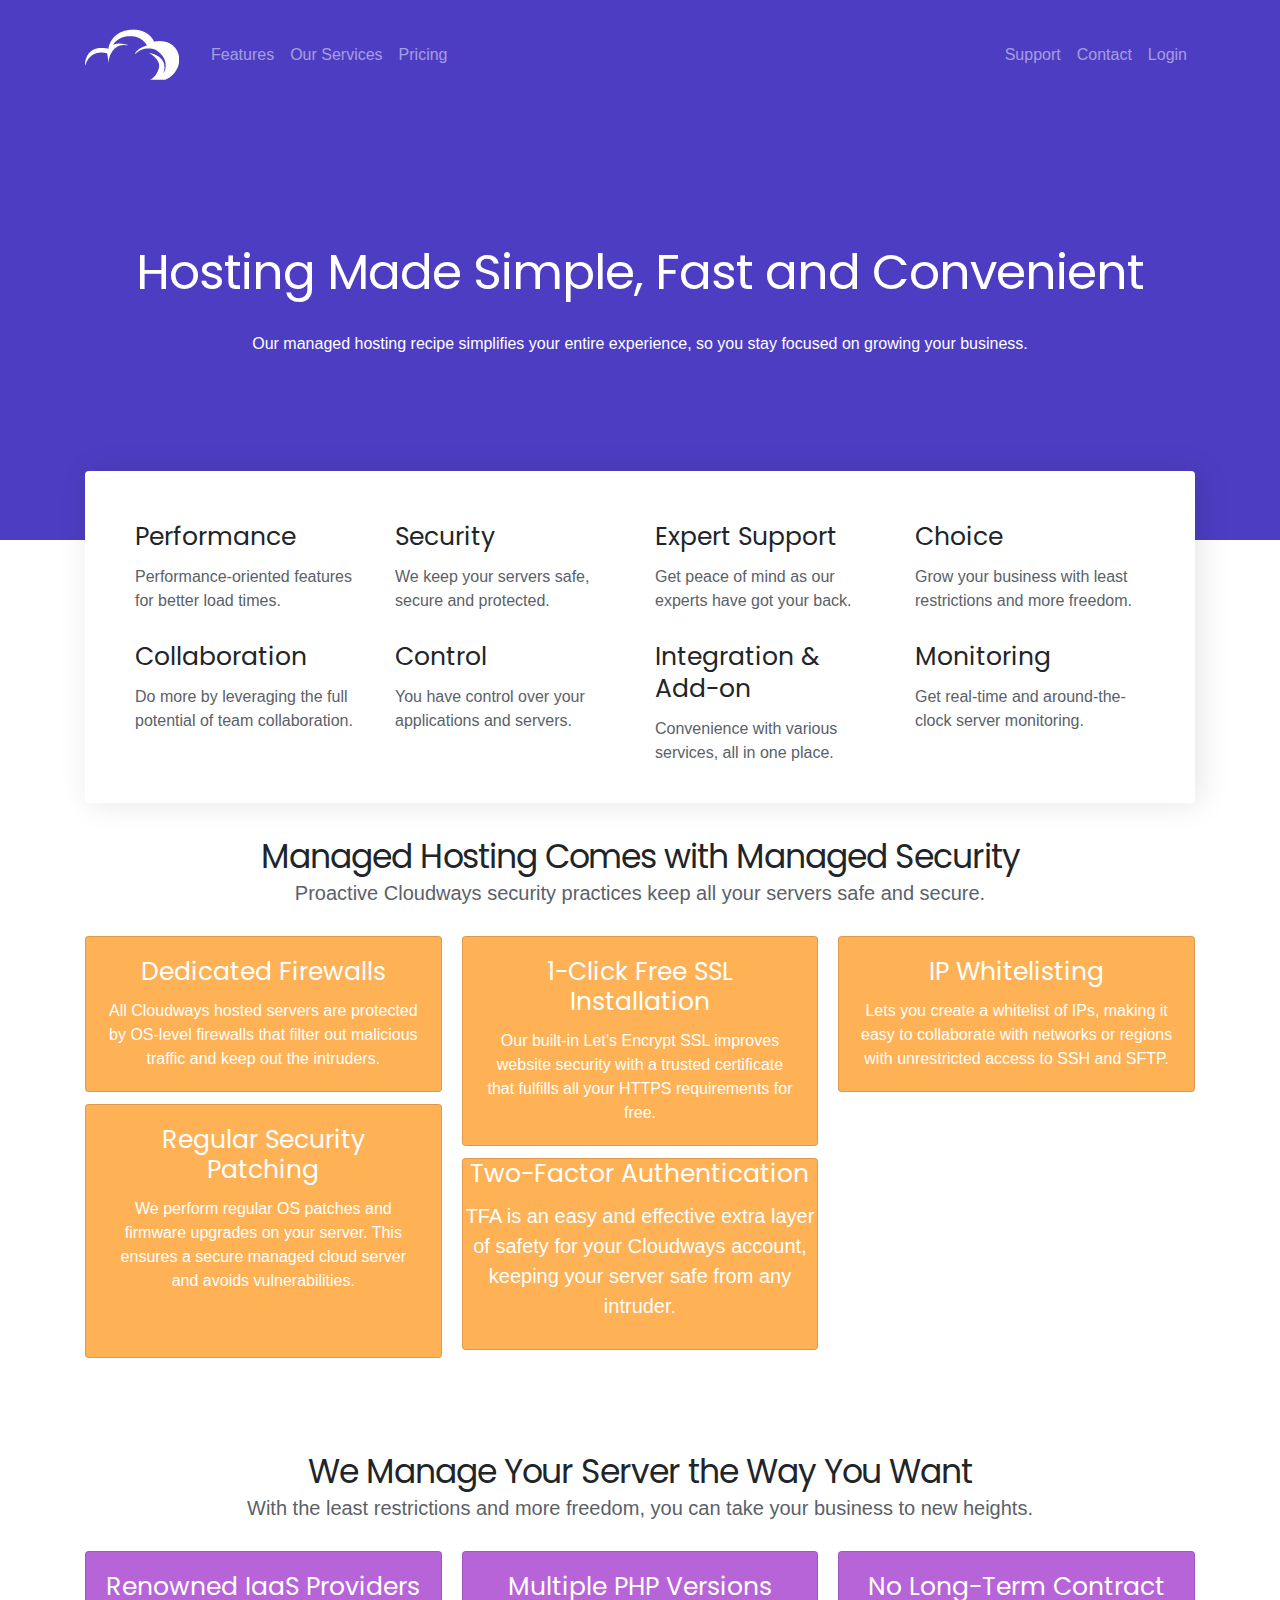
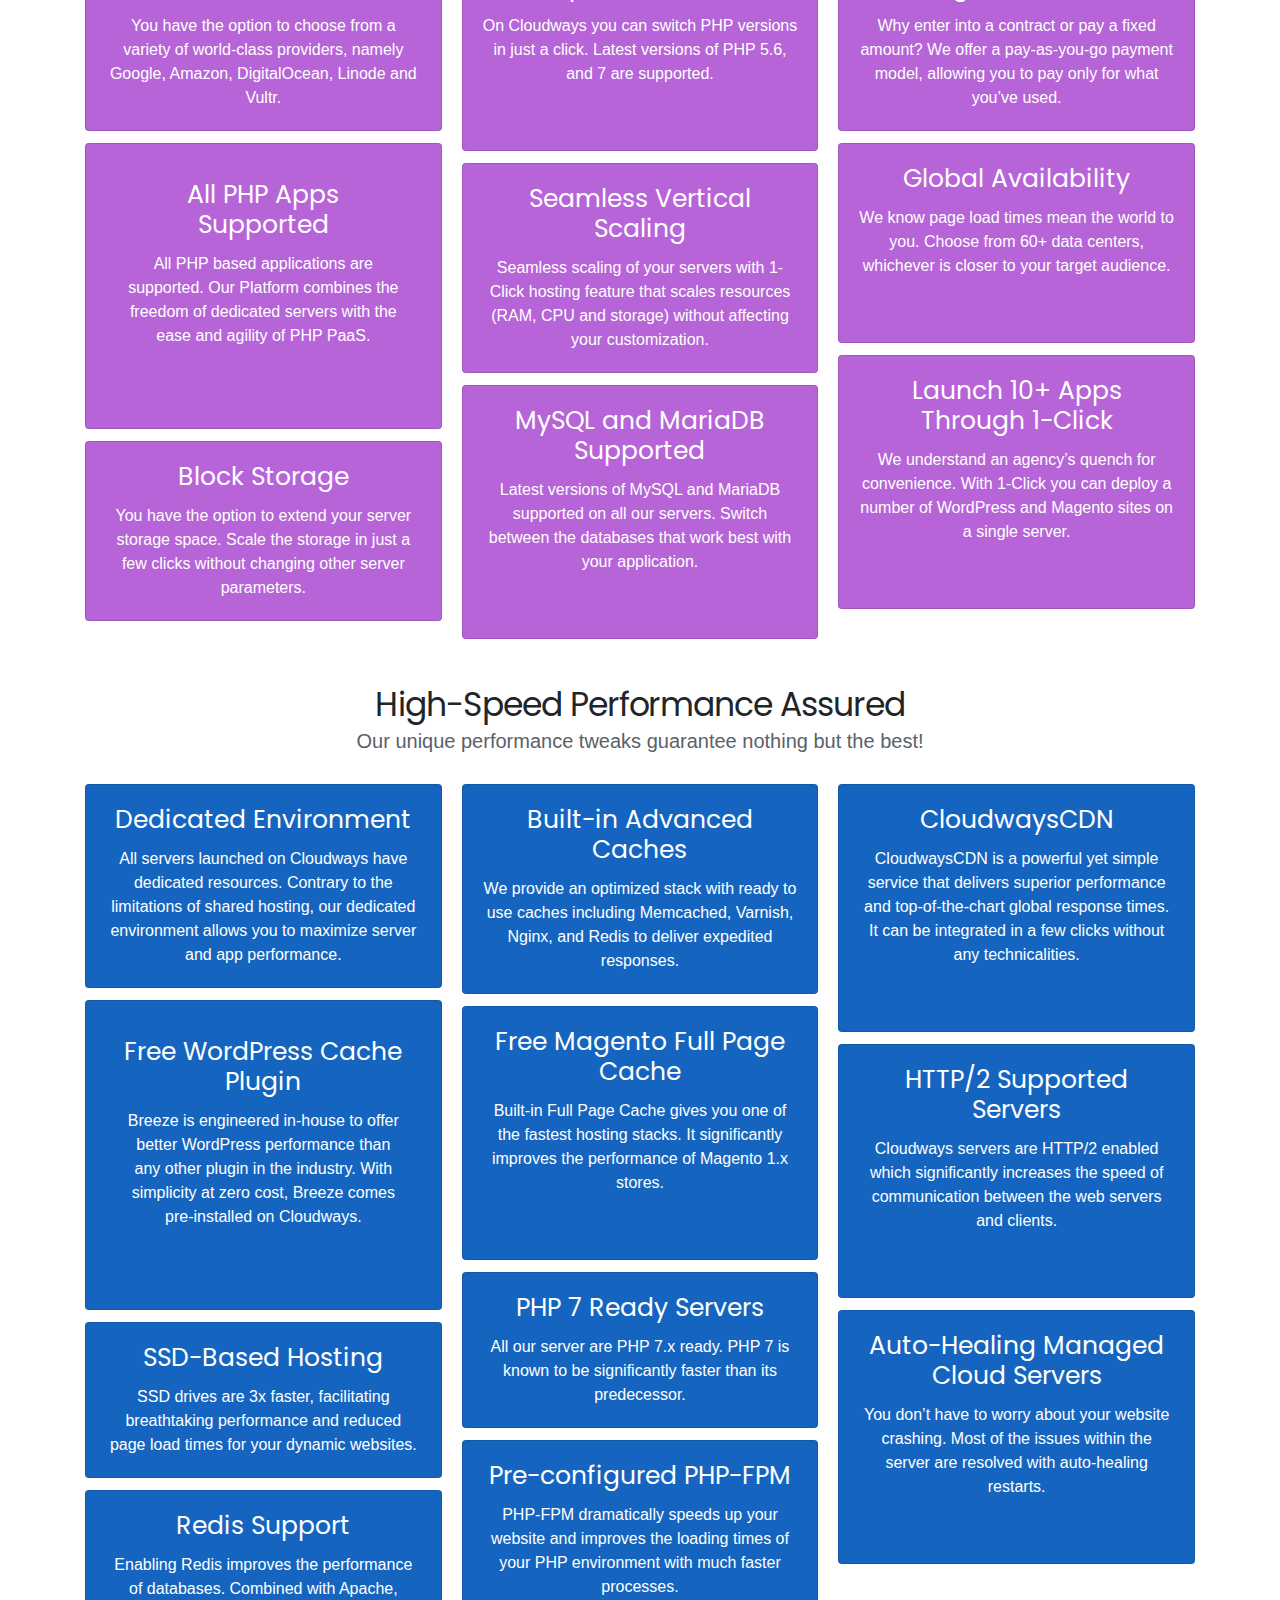
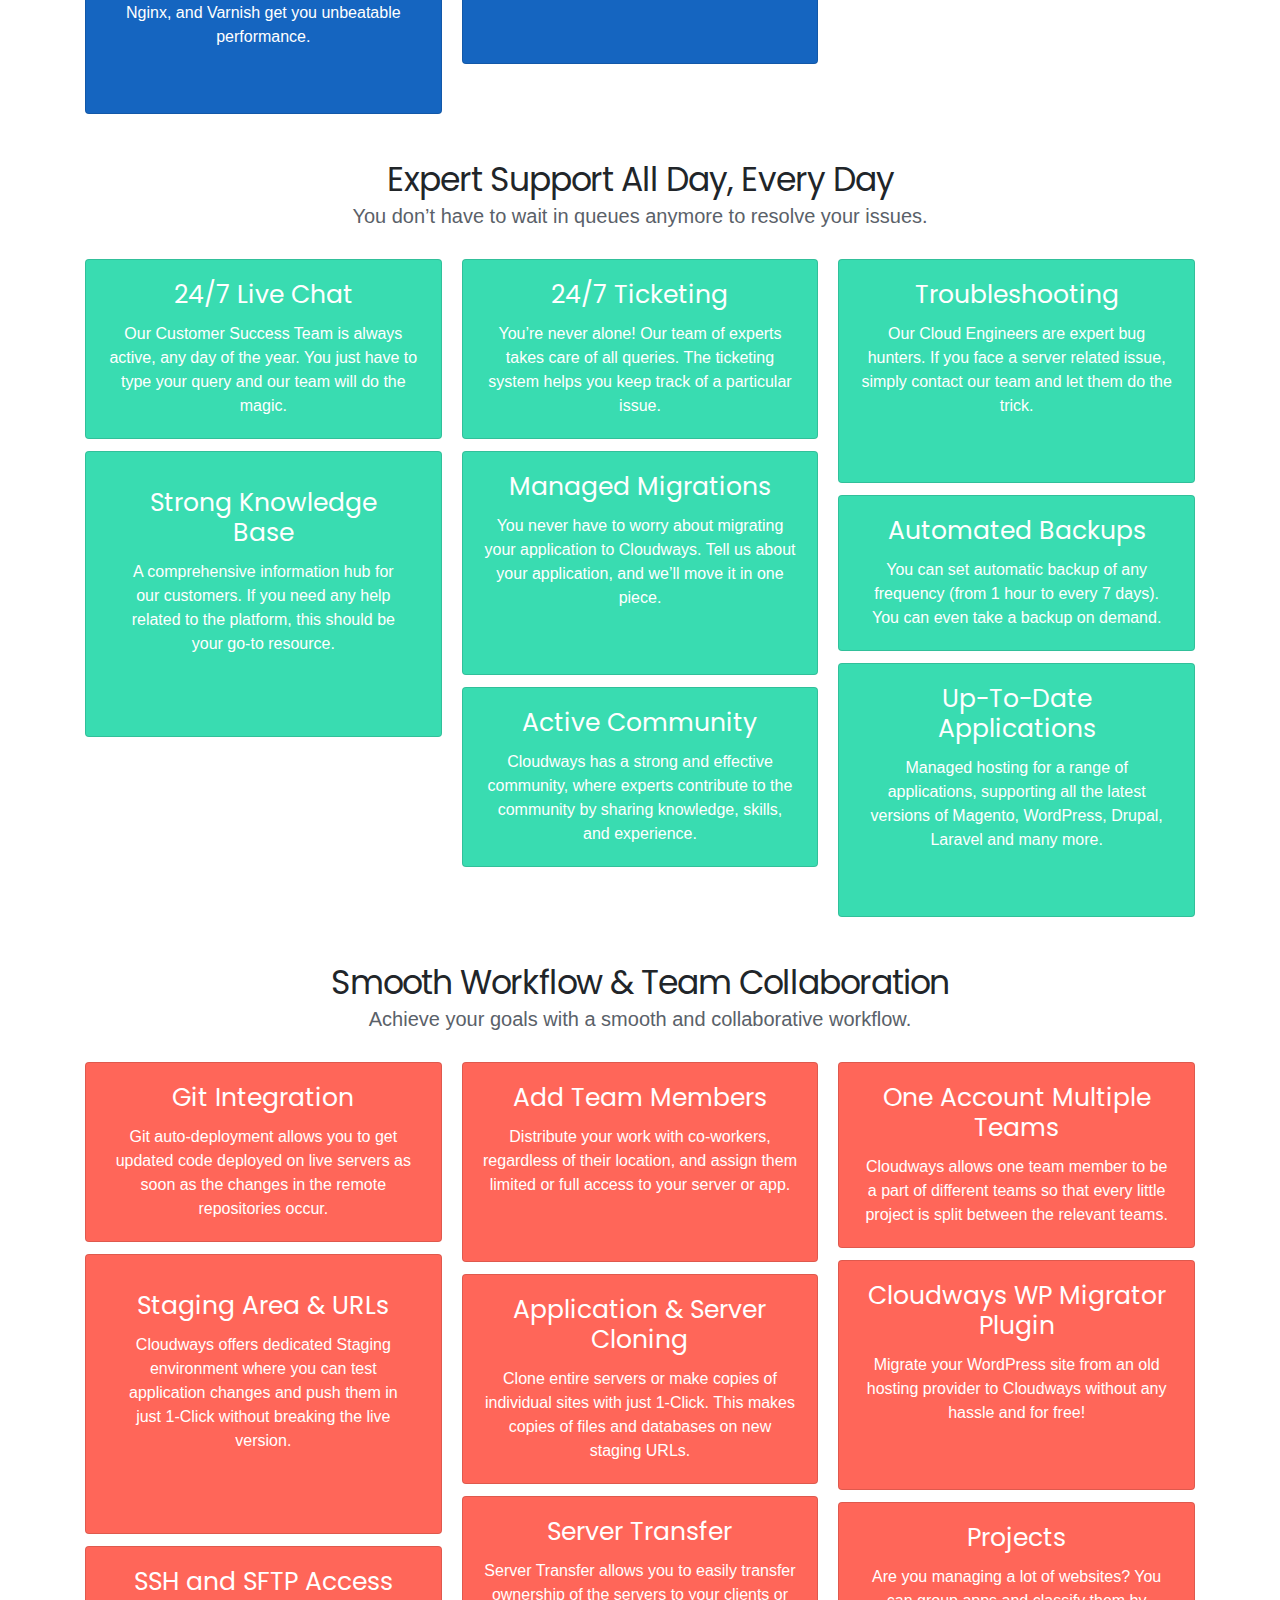
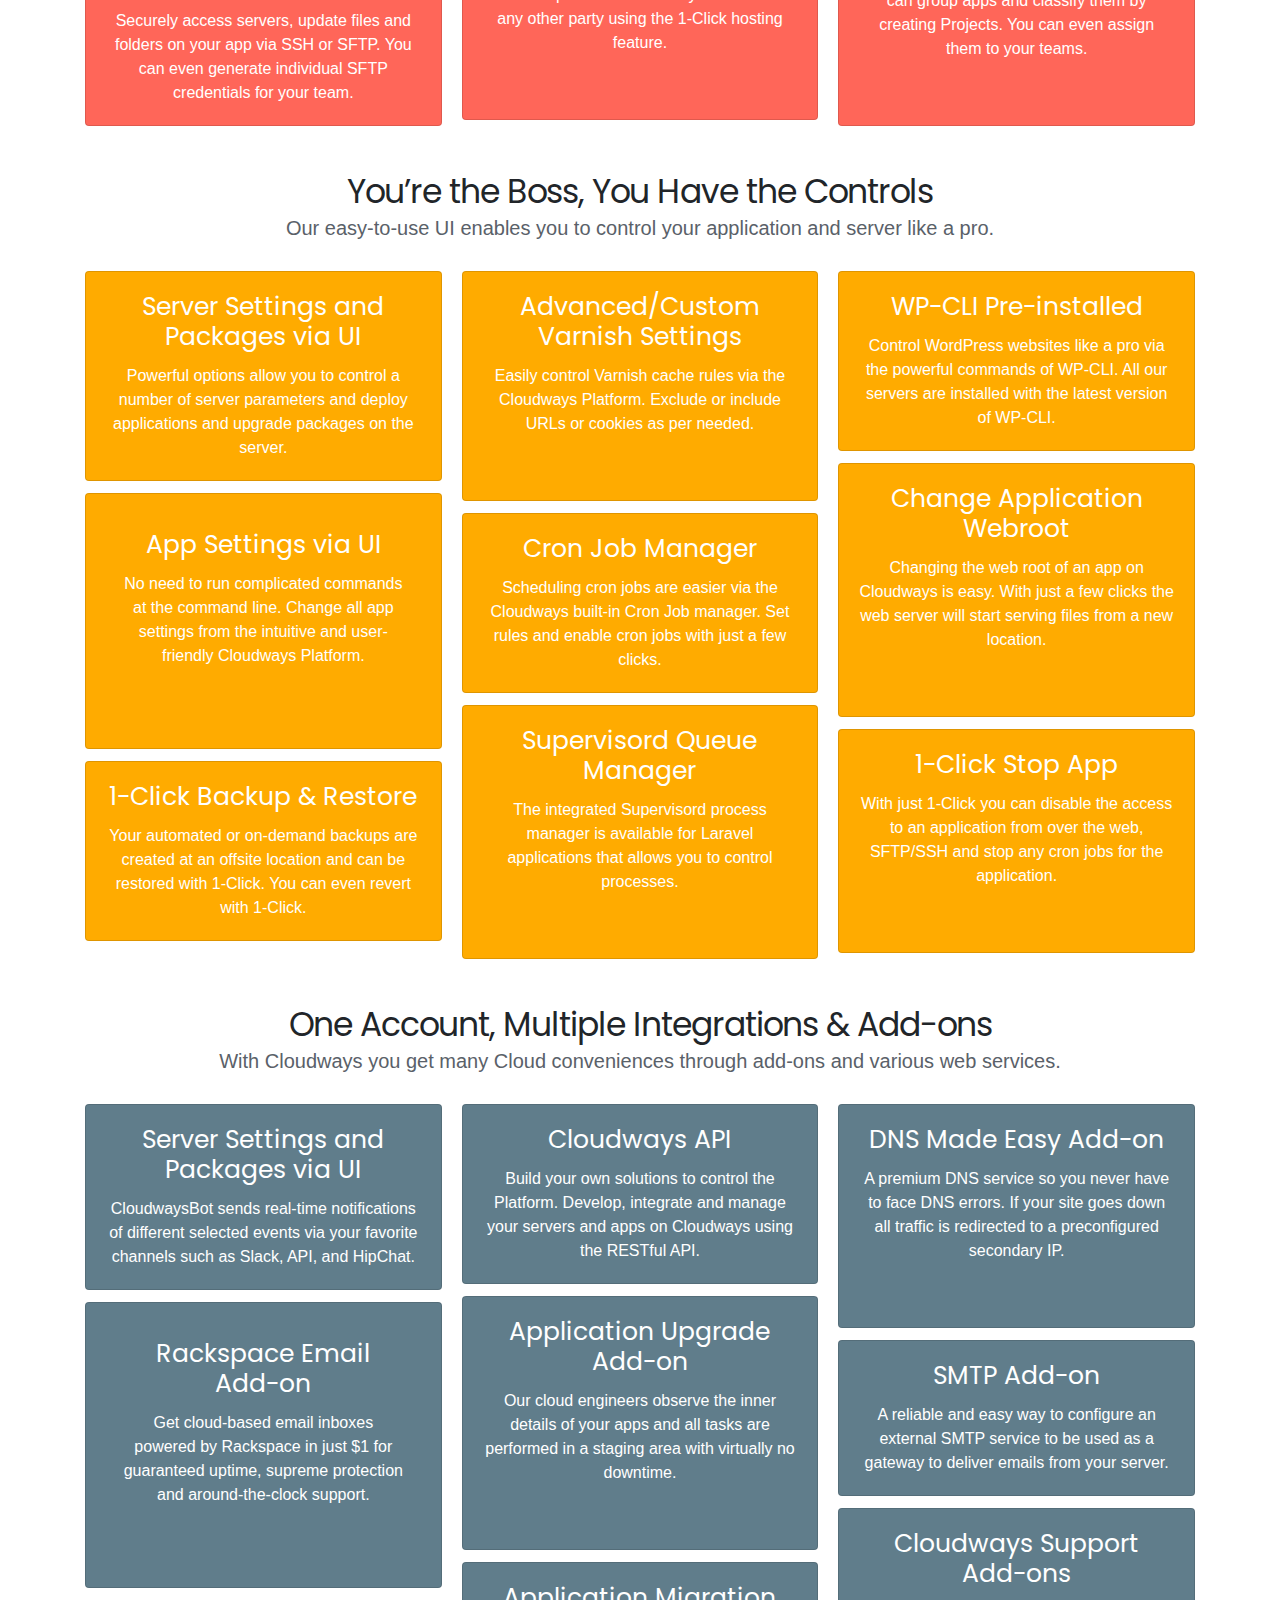
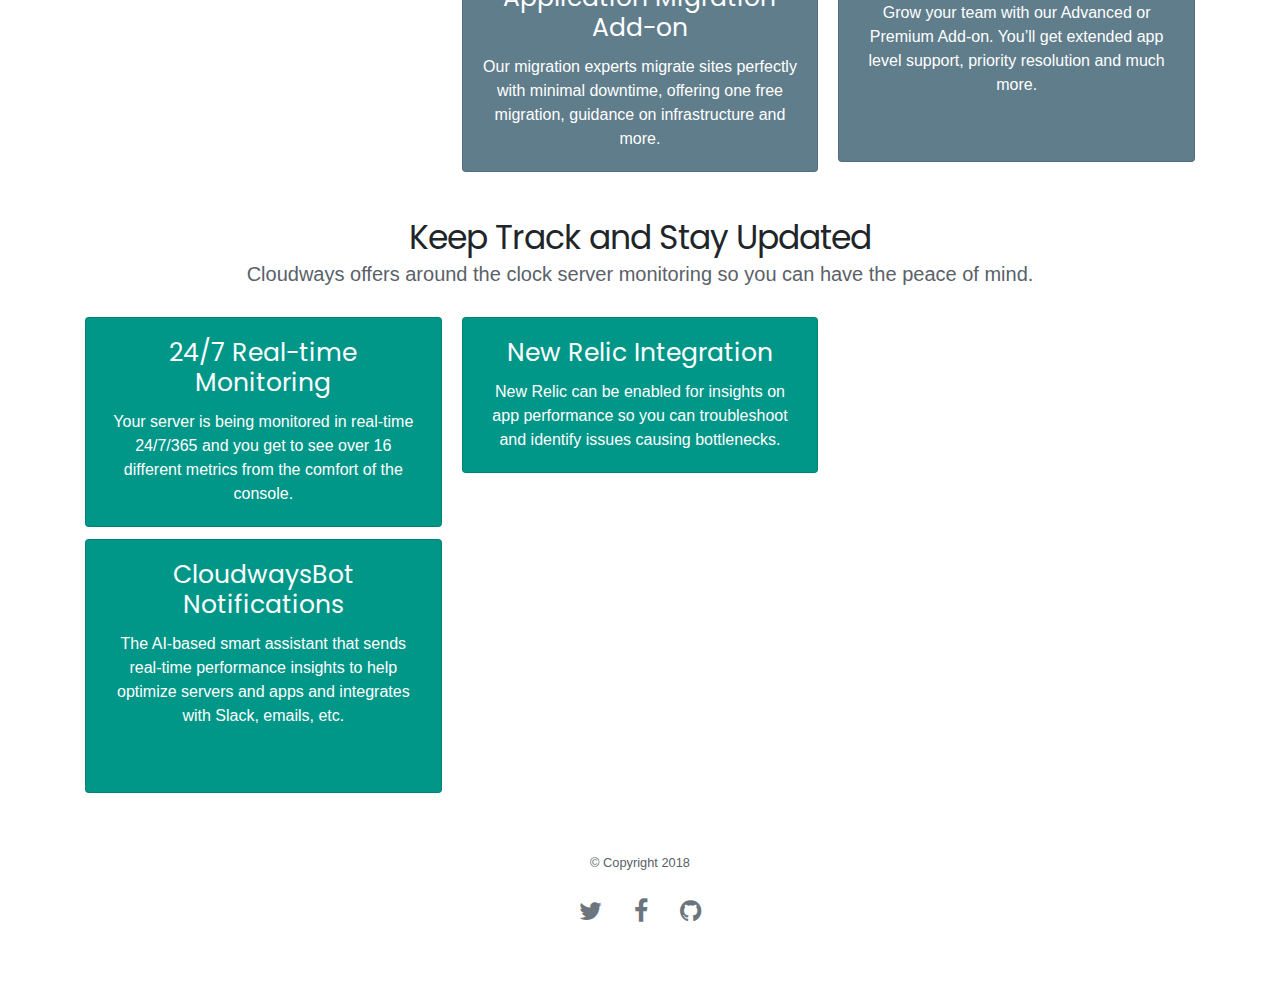
<file: features.html>
<!doctype html>
<html class="no-js" lang="en">
    <head>
        <meta charset="utf-8">
        <meta http-equiv="x-ua-compatible" content="ie=edge">
        <title>Features</title>
        <link rel="icon" type="image/png" href="images/favicon.png">
        <meta name="description" content="A Features Page by Sourav.">
        <meta name="viewport" content="width=device-width, initial-scale=1">

        <!-- CSS Dependencies -->
        <link rel="stylesheet" href="https://maxcdn.bootstrapcdn.com/bootstrap/4.0.0/css/bootstrap.min.css" integrity="sha384-Gn5384xqQ1aoWXA+058RXPxPg6fy4IWvTNh0E263XmFcJlSAwiGgFAW/dAiS6JXm" crossorigin="anonymous">
        <link href="https://maxcdn.bootstrapcdn.com/font-awesome/4.7.0/css/font-awesome.min.css" rel="stylesheet" integrity="sha384-wvfXpqpZZVQGK6TAh5PVlGOfQNHSoD2xbE+QkPxCAFlNEevoEH3Sl0sibVcOQVnN" crossorigin="anonymous">
        <link rel="stylesheet" href="css/feat.css">
        <link rel="stylesheet" href="css/feat-extras.css">
        <style>
            .F{
                font-family:sans-serif;
                background-color: #f4f3f9;
            }
            .G{
                font-family:monospace;
                font-size: 17px;
            }
        </style>
    </head>
    <body class="shards-landing-page--1">
      <!-- Welcome Section -->
      <div class="welcome d-flex justify-content-center flex-column">
        <div class="container">
          <!-- Navigation -->
          <nav class="navbar navbar-expand-lg navbar-dark pt-4 px-0">
            <a class="navbar-brand" href="#">
              <img src="images/cloud2.png" class="mr-2" alt="Cloud- Pricing Page">
            </a>
            <button class="navbar-toggler" type="button" data-toggle="collapse" data-target="#navbarNavDropdown" aria-controls="navbarNavDropdown" aria-expanded="false" aria-label="Toggle navigation">
              <span class="navbar-toggler-icon"></span>
            </button>
            <div class="collapse navbar-collapse" id="navbarNavDropdown">
              <ul class="navbar-nav">
                <li class="nav-item">
                  <a class="nav-link" href="#">Features</a>
                </li>
                <li class="nav-item">
                  <a class="nav-link" href="#">Our Services</a>
                </li>
                <li class="nav-item">
                  <a class="nav-link" href="pricing.html">Pricing</a>
                </li>
              </ul>

             <ul class="header-social-icons navbar-nav ml-auto">
                <li class="nav-item">
                  <a class="nav-link" href="#">Support</a>
                </li>
                <li class="nav-item">
                  <a class="nav-link" href="contact.html">Contact</a>
                </li>
                <li class="nav-item">
                  <a class="nav-link" href="#">Login</a>
                </li>
              </ul>
            </div>
          </nav>
          <!-- / Navigation -->
        </div> <!-- .container -->

        <!-- Inner Wrapper -->
        <div class="inner-wrapper mt-auto mb-auto container">
          <div class="row">
            <div class="col-md-12 text-center">
                <h1 class="welcome-heading display-5 text-white">Hosting Made Simple, Fast and Convenient</h1><br>
                <p class="text-white">Our managed hosting recipe simplifies your entire experience, so you stay focused on growing your business.</p>
            </div>
              <div class="col-lg-4 col-md-5 col-sm-12 ml-auto">
              </div>
          </div>
        </div>
        <!-- / Inner Wrapper -->
      </div>
      <!-- / Welcome Section -->

     
     <section class="nfeat-menu-anch-wrap">
            <div class="container">
                <div class="nfeat-menu-anch-sec">
                    <div class="row">
                        <div class="col-xs-12 col-sm-6 col-md-3">
                            <div class="nfeat-menu-anch-box">
                                <h4>Performance</h4>
                                <p>Performance-oriented features for better load times.</p>
                            </div>
                        </div>

                        <div class="col-xs-12 col-sm-6 col-md-3">
                            <div class="nfeat-menu-anch-box">
                                <h4>Security</h4>
                                <p>We keep your servers safe, secure and protected.</p>
                            </div>
                        </div>

                        <div class="col-xs-12 col-sm-6 col-md-3">
                            <div class="nfeat-menu-anch-box">
                                <h4>Expert Support</h4>
                                <p>Get peace of mind as our experts have got your back.</p>
                            </div>
                        </div>

                        <div class="col-xs-12 col-sm-6 col-md-3">
                            <div class="nfeat-menu-anch-box">
                                <h4>Choice</h4>
                                <p>Grow your business with least restrictions and more freedom.</p>
                            </div>
                        </div>
                    </div>

                    <div class="row">
                        <div class="col-xs-12 col-sm-6 col-md-3">
                            <div class="nfeat-menu-anch-box">
                                <h4>Collaboration</h4>
                                <p>Do more by leveraging the full potential of team collaboration.</p>
                            </div>
                        </div>

                        <div class="col-xs-12 col-sm-6 col-md-3">
                            <div class="nfeat-menu-anch-box">
                                <h4>Control</h4>
                                <p>You have control over your applications and servers.</p>
                            </div>
                        </div>

                        <div class="col-xs-12 col-sm-6 col-md-3">
                            <div class="nfeat-menu-anch-box">
                                <h4>Integration &#038; Add-on</h4>
                                <p>Convenience with various services, all in one place.</p>
                            </div>
                        </div>

                        <div class="col-xs-12 col-sm-6 col-md-3">
                            <div class="nfeat-menu-anch-box">
                                <h4>Monitoring </h4>
                                <p>Get real-time and around-the-clock server monitoring.</p>
                            </div>
                        </div>
                    </div>
                </div>
            </div>
        </section>
     
     
<!---------------------------------------Managed Hosting----------------------------------------->
 <div class="container">   
   <div class="nfeat-ttl-box">
            <h1>Managed Hosting Comes with Managed Security</h1>
            <p>Proactive Cloudways security practices keep all your servers safe and secure.</p>
        </div>
    <div class="card-columns">
    <div id="card-m">
  <div class="card text-white text-center" id="color">
    <div class="card-body">
      <h5 class="b">Dedicated Firewalls</h5>
      <p class="card-text">All Cloudways hosted servers are protected by OS-level firewalls that filter out malicious traffic and keep out the intruders.</p>
    </div>
  </div>
  <div class="card text-white text-center" id="color">
    <blockquote class="card-body">
     <h5 class="b">Regular Security Patching</h5>
      <p>We perform regular OS patches and firmware upgrades on your server. This ensures a secure managed cloud server and avoids vulnerabilities.</p>
    </blockquote>
  </div>
  <div class="card text-white text-center" id="color">
    <div class="card-body">
      <h5 class="b">1-Click Free SSL Installation</h5>
      <p class="card-text">Our built-in Let’s Encrypt SSL improves website security with a trusted certificate that fulfills all your HTTPS requirements for free.</p>
    </div>
  </div>
  <div class="card text-white text-center" id="color">
    <blockquote class="blockquote mb-0">
      <h5 class="b">Two-Factor Authentication</h5>
      <p>TFA is an easy and effective extra layer of safety for your Cloudways account, keeping your server safe from any intruder.</p>
    </blockquote>
  </div>
  <div class="card text-white text-center" id="color">
    <div class="card-body">
      <h5 class="b">IP Whitelisting</h5>
      <p class="card-text">Lets you create a whitelist of IPs, making it easy to collaborate with networks or regions with unrestricted access to SSH and SFTP.</p>
    </div>
  </div>
</div>
       </div>
        </div>
<!---------------------------------------------------------------------------------------------->
        <br><br>
 <!-------------------------------------Manage Your Server-------------------------------------->    
   <div class="container">   
   <div class="nfeat-ttl-box">
            <h1>We Manage Your Server the Way You Want</h1>
            <p>With the least restrictions and more freedom, you can take your business to new heights.</p>
        </div>
    <div class="card-columns">
  <div class="card text-white text-center" id="color1">
    <div class="card-body">
      <h5 class="card-title">Renowned IaaS Providers</h5>
      <p class="card-text">You have the option to choose from a variety of world-class providers, namely Google, Amazon, DigitalOcean, Linode and Vultr.</p>
    </div>
  </div>
  <div class="card p-3 text-white text-center" id="color1">
    <blockquote class="card-body">
     <h5 class="card-title">All PHP Apps Supported</h5>
      <p>All PHP based applications are supported. Our Platform combines the freedom of dedicated servers with the ease and agility of PHP PaaS.</p>
    </blockquote>
  </div>
  <div class="card text-white text-center" id="color1">
    <div class="card-body">
      <h5 class="card-title">Block Storage</h5>
      <p class="card-text">You have the option to extend your server storage space. Scale the storage in just a few clicks without changing other server parameters.</p>
    </div>
  </div>
  <div class="card text-white text-center" id="color1">
    <blockquote class="card-body">
      <h5 class="card-title">Multiple PHP Versions</h5>
      <p>On Cloudways you can switch PHP versions in just a click. Latest versions of PHP 5.6, and 7 are supported.</p>
    </blockquote>
  </div>
  <div class="card text-white text-center" id="color1">
    <div class="card-body">
      <h5 class="card-title">Seamless Vertical Scaling</h5>
      <p class="card-text">Seamless scaling of your servers with 1-Click hosting feature that scales resources (RAM, CPU and storage) without affecting your customization.</p>
    </div>
  </div>
  <div class="card text-center text-white" id="color1">
    <blockquote class="card-body">
     <h5 class="card-title">MySQL and MariaDB Supported</h5>
      <p>Latest versions of MySQL and MariaDB supported on all our servers. Switch between the databases that work best with your application.</p>
    </blockquote>
  </div>
  <div class="card text-white text-center" id="color1">
    <div class="card-body">
      <h5 class="card-title">No Long-Term Contract</h5>
      <p class="card-text">Why enter into a contract or pay a fixed amount? We offer a pay-as-you-go payment model, allowing you to pay only for what you’ve used.</p>
    </div>
  </div>
  <div class="card text-center text-white" id="color1">
    <blockquote class="card-body">
     <h5 class="card-title">Global Availability</h5>
      <p>We know page load times mean the world to you. Choose from 60+ data centers, whichever is closer to your target audience.</p>
    </blockquote>
  </div>
  <div class="card text-center text-white" id="color1">
    <blockquote class="card-body">
     <h5 class="card-title">Launch 10+ Apps Through 1-Click</h5>
      <p>We understand an agency’s quench for convenience. With 1-Click you can deploy a number of WordPress and Magento sites on a single server.</p>
    </blockquote>
  </div>
</div>
        </div>
        
<!------------------------------------------high speed------------------------------------------->
     <div class="container">   
   <div class="nfeat-ttl-box">
            <h1>High-Speed Performance Assured</h1>
            <p>Our unique performance tweaks guarantee nothing but the best!</p>
        </div>
    <div class="card-columns">
  <div class="card text-white text-center" id="color2">
    <div class="card-body">
      <h5 class="card-title">Dedicated Environment</h5>
      <p class="card-text">All servers launched on Cloudways have dedicated resources. Contrary to the limitations of shared hosting, our dedicated environment allows you to maximize server and app performance.</p>
    </div>
  </div>
  <div class="card p-3 text-white text-center" id="color2">
    <blockquote class="card-body">
     <h5 class="card-title">Free WordPress Cache Plugin</h5>
      <p>Breeze is engineered in-house to offer better WordPress performance than any other plugin in the industry. With simplicity at zero cost, Breeze comes pre-installed on Cloudways.</p>
    </blockquote>
  </div>
  <div class="card text-white text-center" id="color2">
    <div class="card-body">
      <h5 class="card-title">SSD-Based Hosting</h5>
      <p class="card-text">SSD drives are 3x faster, facilitating breathtaking performance and reduced page load times for your dynamic websites.</p>
    </div>
  </div>
  <div class="card text-white text-center" id="color2">
    <blockquote class="card-body">
      <h5 class="card-title">Redis Support</h5>
      <p>Enabling Redis improves the performance of databases. Combined with Apache, Nginx, and Varnish get you unbeatable performance.</p>
    </blockquote>
  </div>
  <div class="card text-white text-center" id="color2">
    <div class="card-body">
      <h5 class="card-title">Built-in Advanced Caches</h5>
      <p class="card-text">We provide an optimized stack with ready to use caches including Memcached, Varnish, Nginx, and Redis to deliver expedited responses.</p>
    </div>
  </div>
  <div class="card text-center text-white" id="color2">
    <blockquote class="card-body">
     <h5 class="card-title">Free Magento Full Page Cache</h5>
      <p>Built-in Full Page Cache gives you one of the fastest hosting stacks. It significantly improves the performance of Magento 1.x stores.</p>
    </blockquote>
  </div>
  <div class="card text-white text-center" id="color2">
    <div class="card-body">
      <h5 class="card-title">PHP 7 Ready Servers</h5>
      <p class="card-text">All our server are PHP 7.x ready. PHP 7 is known to be significantly faster than its predecessor.</p>
    </div>
  </div>
  <div class="card text-center text-white" id="color2">
    <blockquote class="card-body">
     <h5 class="card-title">Pre-configured PHP-FPM</h5>
      <p>PHP-FPM dramatically speeds up your website and improves the loading times of your PHP environment with much faster processes.</p>
    </blockquote>
  </div>
  <div class="card text-center text-white" id="color2">
    <blockquote class="card-body">
     <h5 class="card-title">CloudwaysCDN</h5>
      <p>CloudwaysCDN is a powerful yet simple service that delivers superior performance and top-of-the-chart global response times. It can be integrated in a few clicks without any technicalities.</p>
    </blockquote>
  </div>
  <div class="card text-center text-white" id="color2">
    <blockquote class="card-body">
     <h5 class="card-title">HTTP/2 Supported Servers</h5>
      <p>Cloudways servers are HTTP/2 enabled which significantly increases the speed of communication between the web servers and clients.</p>
    </blockquote>
  </div>
  <div class="card text-center text-white" id="color2">
    <blockquote class="card-body">
     <h5 class="card-title">Auto-Healing Managed Cloud Servers</h5>
      <p>You don’t have to worry about your website crashing. Most of the issues within the server are resolved with auto-healing restarts.</p>
    </blockquote>
  </div>
</div>
        </div>
        
<!---------------------------------------Expert support All Day---------------------------------->
     
                 <div class="container">   
   <div class="nfeat-ttl-box">
            <h1>Expert Support All Day, Every Day</h1>
            <p>You don’t have to wait in queues anymore to resolve your issues.</p>
        </div>
    <div class="card-columns">
  <div class="card text-white text-center" id="color3">
    <div class="card-body">
      <h5 class="card-title">24/7 Live Chat</h5>
      <p class="card-text">Our Customer Success Team is always active, any day of the year. You just have to type your query and our team will do the magic.</p>
    </div>
  </div>
  <div class="card p-3 text-white text-center" id="color3">
    <blockquote class="card-body">
     <h5 class="card-title">Strong Knowledge Base</h5>
      <p>A comprehensive information hub for our customers. If you need any help related to the platform, this should be your go-to resource.</p>
    </blockquote>
  </div>
  <div class="card text-white text-center" id="color3">
    <div class="card-body">
      <h5 class="card-title">24/7 Ticketing</h5>
      <p class="card-text">You’re never alone! Our team of experts takes care of all queries. The ticketing system helps you keep track of a particular issue.</p>
    </div>
  </div>
  <div class="card text-white text-center" id="color3">
    <blockquote class="card-body">
      <h5 class="card-title">Managed Migrations</h5>
      <p>You never have to worry about migrating your application to Cloudways. Tell us about your application, and we’ll move it in one piece.</p>
    </blockquote>
  </div>
  <div class="card text-white text-center" id="color3">
    <div class="card-body">
      <h5 class="card-title">Active Community</h5>
      <p class="card-text">Cloudways has a strong and effective community, where experts contribute to the community by sharing knowledge, skills, and experience.</p>
    </div>
  </div>
  <div class="card text-center text-white" id="color3">
    <blockquote class="card-body">
     <h5 class="card-title">Troubleshooting</h5>
      <p>Our Cloud Engineers are expert bug hunters. If you face a server related issue, simply contact our team and let them do the trick.</p>
    </blockquote>
  </div>
  <div class="card text-white text-center" id="color3">
    <div class="card-body">
      <h5 class="card-title">Automated Backups</h5>
      <p class="card-text">You can set automatic backup of any frequency (from 1 hour to every 7 days). You can even take a backup on demand.</p>
    </div>
  </div>
  <div class="card text-center text-white" id="color3">
    <blockquote class="card-body">
     <h5 class="card-title">Up-To-Date Applications</h5>
      <p>Managed hosting for a range of applications, supporting all the latest versions of Magento, WordPress, Drupal, Laravel and many more.</p>
    </blockquote>
  </div>
 
</div>
        </div>    
        
                    
<!---------------------------Smooth Workflow & Team Collaboration-------------------------------->
     
                 <div class="container">   
   <div class="nfeat-ttl-box">
            <h1>Smooth Workflow & Team Collaboration</h1>
            <p>Achieve your goals with a smooth and collaborative workflow.</p>
        </div>
    <div class="card-columns">
  <div class="card text-white text-center" id="color4">
    <div class="card-body">
      <h5 class="card-title">Git Integration</h5>
      <p class="card-text">Git auto-deployment allows you to get updated code deployed on live servers as soon as the changes in the remote repositories occur.</p>
    </div>
  </div>
  <div class="card p-3 text-white text-center" id="color4">
    <blockquote class="card-body">
     <h5 class="card-title">Staging Area & URLs</h5>
      <p>Cloudways offers dedicated Staging environment where you can test application changes and push them in just 1-Click without breaking the live version.</p>
    </blockquote>
  </div>
  <div class="card text-white text-center" id="color4">
    <div class="card-body">
      <h5 class="card-title">SSH and SFTP Access</h5>
      <p class="card-text">Securely access servers, update files and folders on your app via SSH or SFTP. You can even generate individual SFTP credentials for your team.</p>
    </div>
  </div>
  <div class="card text-white text-center" id="color4">
    <blockquote class="card-body">
      <h5 class="card-title">Add Team Members</h5>
      <p>Distribute your work with co-workers, regardless of their location, and assign them limited or full access to your server or app.</p>
    </blockquote>
  </div>
  <div class="card text-white text-center" id="color4">
    <div class="card-body">
      <h5 class="card-title">Application & Server Cloning</h5>
      <p class="card-text">Clone entire servers or make copies of individual sites with just 1-Click. This makes copies of files and databases on new staging URLs.</p>
    </div>
  </div>
  <div class="card text-center text-white" id="color4">
    <blockquote class="card-body">
     <h5 class="card-title">Server Transfer</h5>
      <p>Server Transfer allows you to easily transfer ownership of the servers to your clients or any other party using the 1-Click hosting feature.</p>
    </blockquote>
  </div>
  <div class="card text-white text-center" id="color4">
    <div class="card-body">
      <h5 class="card-title">One Account Multiple Teams</h5>
      <p class="card-text">Cloudways allows one team member to be a part of different teams so that every little project is split between the relevant teams.</p>
    </div>
  </div>
  <div class="card text-center text-white" id="color4">
    <blockquote class="card-body">
     <h5 class="card-title">Cloudways WP Migrator Plugin</h5>
      <p>Migrate your WordPress site from an old hosting provider to Cloudways without any hassle and for free!</p>
    </blockquote>
  </div>
  <div class="card text-center text-white" id="color4">
    <blockquote class="card-body">
     <h5 class="card-title">Projects</h5>
      <p>Are you managing a lot of websites? You can group apps and classify them by creating Projects. You can even assign them to your teams.</p>
    </blockquote>
  </div>
</div>
        </div> 
        
<!---------------------------You’re the Boss, You Have the Controls------------------------------>
     
                 <div class="container">   
   <div class="nfeat-ttl-box">
            <h1>You’re the Boss, You Have the Controls</h1>
            <p>Our easy-to-use UI enables you to control your application and server like a pro.</p>
        </div>
    <div class="card-columns">
  <div class="card text-white text-center" id="color5">
    <div class="card-body">
      <h5 class="card-title">Server Settings and Packages via UI</h5>
      <p class="card-text">Powerful options allow you to control a number of server parameters and deploy applications and upgrade packages on the server.</p>
    </div>
  </div>
  <div class="card p-3 text-white text-center" id="color5">
    <blockquote class="card-body">
     <h5 class="card-title">App Settings via UI</h5>
      <p>No need to run complicated commands at the command line. Change all app settings from the intuitive and user-friendly Cloudways Platform.</p>
    </blockquote>
  </div>
  <div class="card text-white text-center" id="color5">
    <div class="card-body">
      <h5 class="card-title">1-Click Backup & Restore</h5>
      <p class="card-text">Your automated or on-demand backups are created at an offsite location and can be restored with 1-Click. You can even revert with 1-Click.</p>
    </div>
  </div>
  <div class="card text-white text-center" id="color5">
    <blockquote class="card-body">
      <h5 class="card-title">Advanced/Custom Varnish Settings</h5>
      <p>Easily control Varnish cache rules via the Cloudways Platform. Exclude or include URLs or cookies as per needed.</p>
    </blockquote>
  </div>
  <div class="card text-white text-center" id="color5">
    <div class="card-body">
      <h5 class="card-title">Cron Job Manager</h5>
      <p class="card-text">Scheduling cron jobs are easier via the Cloudways built-in Cron Job manager. Set rules and enable cron jobs with just a few clicks.</p>
    </div>
  </div>
  <div class="card text-center text-white" id="color5">
    <blockquote class="card-body">
     <h5 class="card-title">Supervisord Queue Manager</h5>
      <p>The integrated Supervisord process manager is available for Laravel applications that allows you to control processes.</p>
    </blockquote>
  </div>
  <div class="card text-white text-center" id="color5">
    <div class="card-body">
      <h5 class="card-title">WP-CLI Pre-installed</h5>
      <p class="card-text">Control WordPress websites like a pro via the powerful commands of WP-CLI. All our servers are installed with the latest version of WP-CLI.</p>
    </div>
  </div>
  <div class="card text-center text-white" id="color5">
    <blockquote class="card-body">
     <h5 class="card-title">Change Application Webroot</h5>
      <p>Changing the web root of an app on Cloudways is easy. With just a few clicks the web server will start serving files from a new location.</p>
    </blockquote>
  </div>
  <div class="card text-center text-white" id="color5">
    <blockquote class="card-body">
     <h5 class="card-title">1-Click Stop App</h5>
      <p>With just 1-Click you can disable the access to an application from over the web, SFTP/SSH and stop any cron jobs for the application.</p>
    </blockquote>
  </div>
</div>
        </div>   
        
<!------------------------One Account, Multiple Integrations & Add-ons--------------------------->
     
                 <div class="container">   
   <div class="nfeat-ttl-box">
            <h1>One Account, Multiple Integrations & Add-ons</h1>
            <p>With Cloudways you get many Cloud conveniences through add-ons and various web services.</p>
        </div>
    <div class="card-columns">
  <div class="card text-white text-center" id="color6">
    <div class="card-body">
      <h5 class="card-title">Server Settings and Packages via UI</h5>
      <p class="card-text">CloudwaysBot sends real-time notifications of different selected events via your favorite channels such as Slack, API, and HipChat.</p>
    </div>
  </div>
  <div class="card p-3 text-white text-center" id="color6">
    <blockquote class="card-body">
     <h5 class="card-title">Rackspace Email Add-on</h5>
      <p>Get cloud-based email inboxes powered by Rackspace in just $1 for guaranteed uptime, supreme protection and around-the-clock support.</p>
    </blockquote>
  </div>
  <div class="card text-white text-center" id="color6">
    <div class="card-body">
      <h5 class="card-title">Cloudways API</h5>
      <p class="card-text">Build your own solutions to control the Platform. Develop, integrate and manage your servers and apps on Cloudways using the RESTful API.</p>
    </div>
  </div>
  <div class="card text-white text-center" id="color6">
    <blockquote class="card-body">
      <h5 class="card-title">Application Upgrade Add-on</h5>
      <p>Our cloud engineers observe the inner details of your apps and all tasks are performed in a staging area with virtually no downtime.</p>
    </blockquote>
  </div>
  <div class="card text-white text-center" id="color6">
    <div class="card-body">
      <h5 class="card-title">Application Migration Add-on</h5>
      <p class="card-text">Our migration experts migrate sites perfectly with minimal downtime, offering one free migration, guidance on infrastructure and more.</p>
    </div>
  </div>
  <div class="card text-center text-white" id="color6">
    <blockquote class="card-body">
     <h5 class="card-title">DNS Made Easy Add-on</h5>
      <p>A premium DNS service so you never have to face DNS errors. If your site goes down all traffic is redirected to a preconfigured secondary IP.</p>
    </blockquote>
  </div>
  <div class="card text-white text-center" id="color6">
    <div class="card-body">
      <h5 class="card-title">SMTP Add-on</h5>
      <p class="card-text">A reliable and easy way to configure an external SMTP service to be used as a gateway to deliver emails from your server.</p>
    </div>
  </div>
  <div class="card text-center text-white" id="color6">
    <blockquote class="card-body">
     <h5 class="card-title">Cloudways Support Add-ons</h5>
      <p>Grow your team with our Advanced or Premium Add-on. You’ll get extended app level support, priority resolution and much more.</p>
    </blockquote>
  </div>
</div>
        </div>         
<!---------------------------------Keep Track and Stay Updated-----------------------------------> 
               
<div class="container">   
   <div class="nfeat-ttl-box">
            <h1>Keep Track and Stay Updated</h1>
            <p>Cloudways offers around the clock server monitoring so you can have the peace of mind.</p>
        </div>
    <div class="card-columns">
    <div id="card-m">
  <div class="card text-white text-center" id="color7">
    <div class="card-body">
      <h5 class="b">24/7 Real-time Monitoring</h5>
      <p class="card-text">Your server is being monitored in real-time 24/7/365 and you get to see over 16 different metrics from the comfort of the console.</p>
    </div>
  </div>
  <div class="card text-white text-center" id="color7">
    <blockquote class="card-body">
     <h5 class="b">CloudwaysBot Notifications</h5>
      <p>The AI-based smart assistant that sends real-time performance insights to help optimize servers and apps and integrates with Slack, emails, etc.</p>
    </blockquote>
  </div>
  <div class="card text-white text-center" id="color7">
    <div class="card-body">
      <h5 class="b">New Relic Integration</h5>
      <p class="card-text">New Relic can be enabled for insights on app performance so you can troubleshoot and identify issues causing bottlenecks.</p>
    </div>
  </div>
</div>
       </div>
        </div>        
        
        
        
        
        
        
        
        
        
        
        
        
        
        
        
        
        
        
        
        
        
        
        
        
        
        
        
        
        
        
        
        
        
        
        
        
        
        
        
        
        
        
        
        
        
        
        
        
        
        
        
        
      <!-- Our Services Section -->
     

      <!-- / Contact Section -->

      <!-- Footer Section -->
         <footer class="main-footer py-5">
      <p class="text-center small p-0 mb-4" style="color: #5a6169">&copy; Copyright 2018 </p>
      <div class="social d-table mx-auto">
        <a class="twitter mx-3 h4 d-inline-block text-secondary" href="https://twitter.com/DesignRevision" target="_blank">
          <i class="fa fa-twitter"></i>
          <span class="sr-only">View our Twitter Profile</span>
        </a>
        <a class="facebook mx-3 h4 d-inline-block text-secondary" href="https://www.facebook.com/designrevision" target="_blank">
          <i class="fa fa-facebook"></i>
          <span class="sr-only">View our Facebook Profile
            </span>
        </a>
        <a class="github mx-3 h4 d-inline-block text-secondary" href="https://github.com/designrevision" target="_blank">
          <i class="fa fa-github"></i>
          <span class="sr-only">View our GitHub Profile</span>
        </a>
      </div>
    </footer>
      <!-- / Footer Section -->

      <!-- JavaScript Dependencies -->
      <script src="https://code.jquery.com/jquery-3.2.1.min.js" integrity="sha256-hwg4gsxgFZhOsEEamdOYGBf13FyQuiTwlAQgxVSNgt4=" crossorigin="anonymous"></script>
      <script src="https://cdnjs.cloudflare.com/ajax/libs/popper.js/1.11.0/umd/popper.min.js" integrity="sha384-b/U6ypiBEHpOf/4+1nzFpr53nxSS+GLCkfwBdFNTxtclqqenISfwAzpKaMNFNmj4" crossorigin="anonymous"></script>
      <script src="https://maxcdn.bootstrapcdn.com/bootstrap/4.0.0/js/bootstrap.min.js" integrity="sha384-JZR6Spejh4U02d8jOt6vLEHfe/JQGiRRSQQxSfFWpi1MquVdAyjUar5+76PVCmYl" crossorigin="anonymous"></script>
    </body>
</html>
</file>
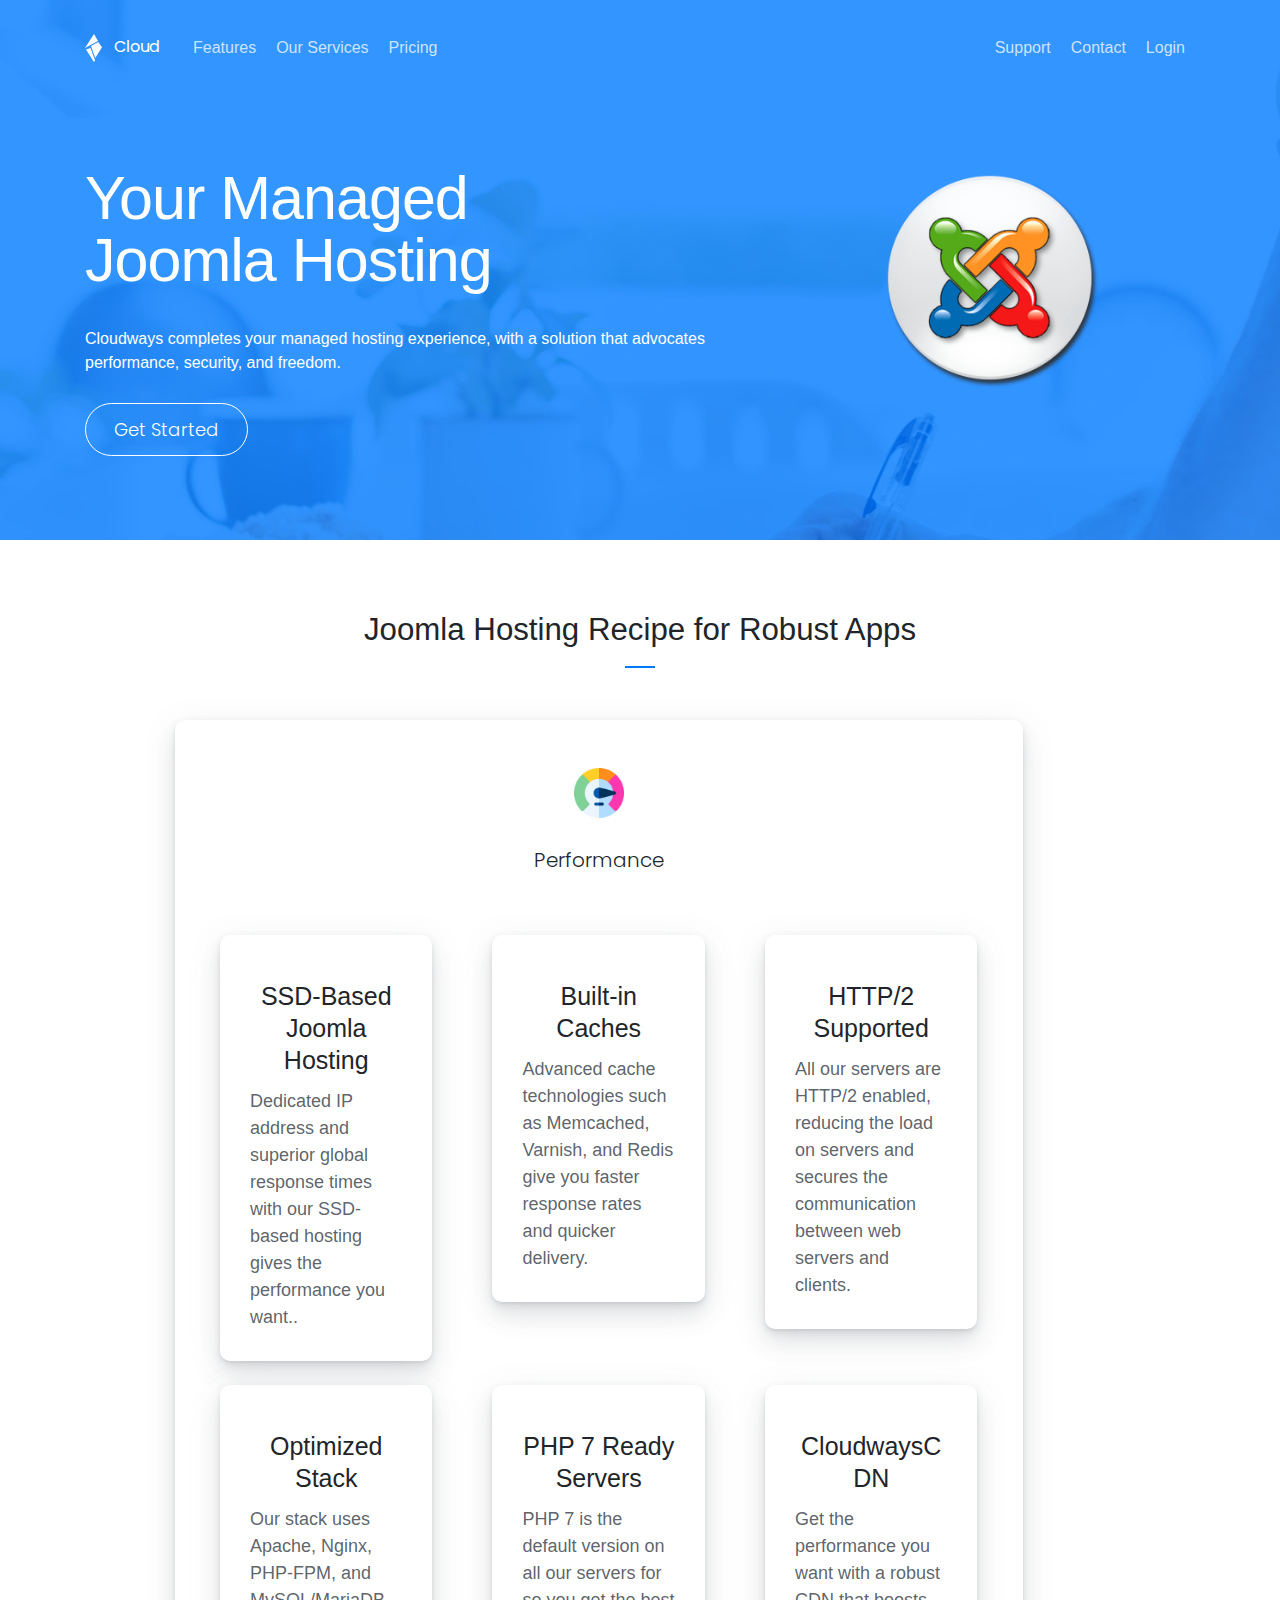
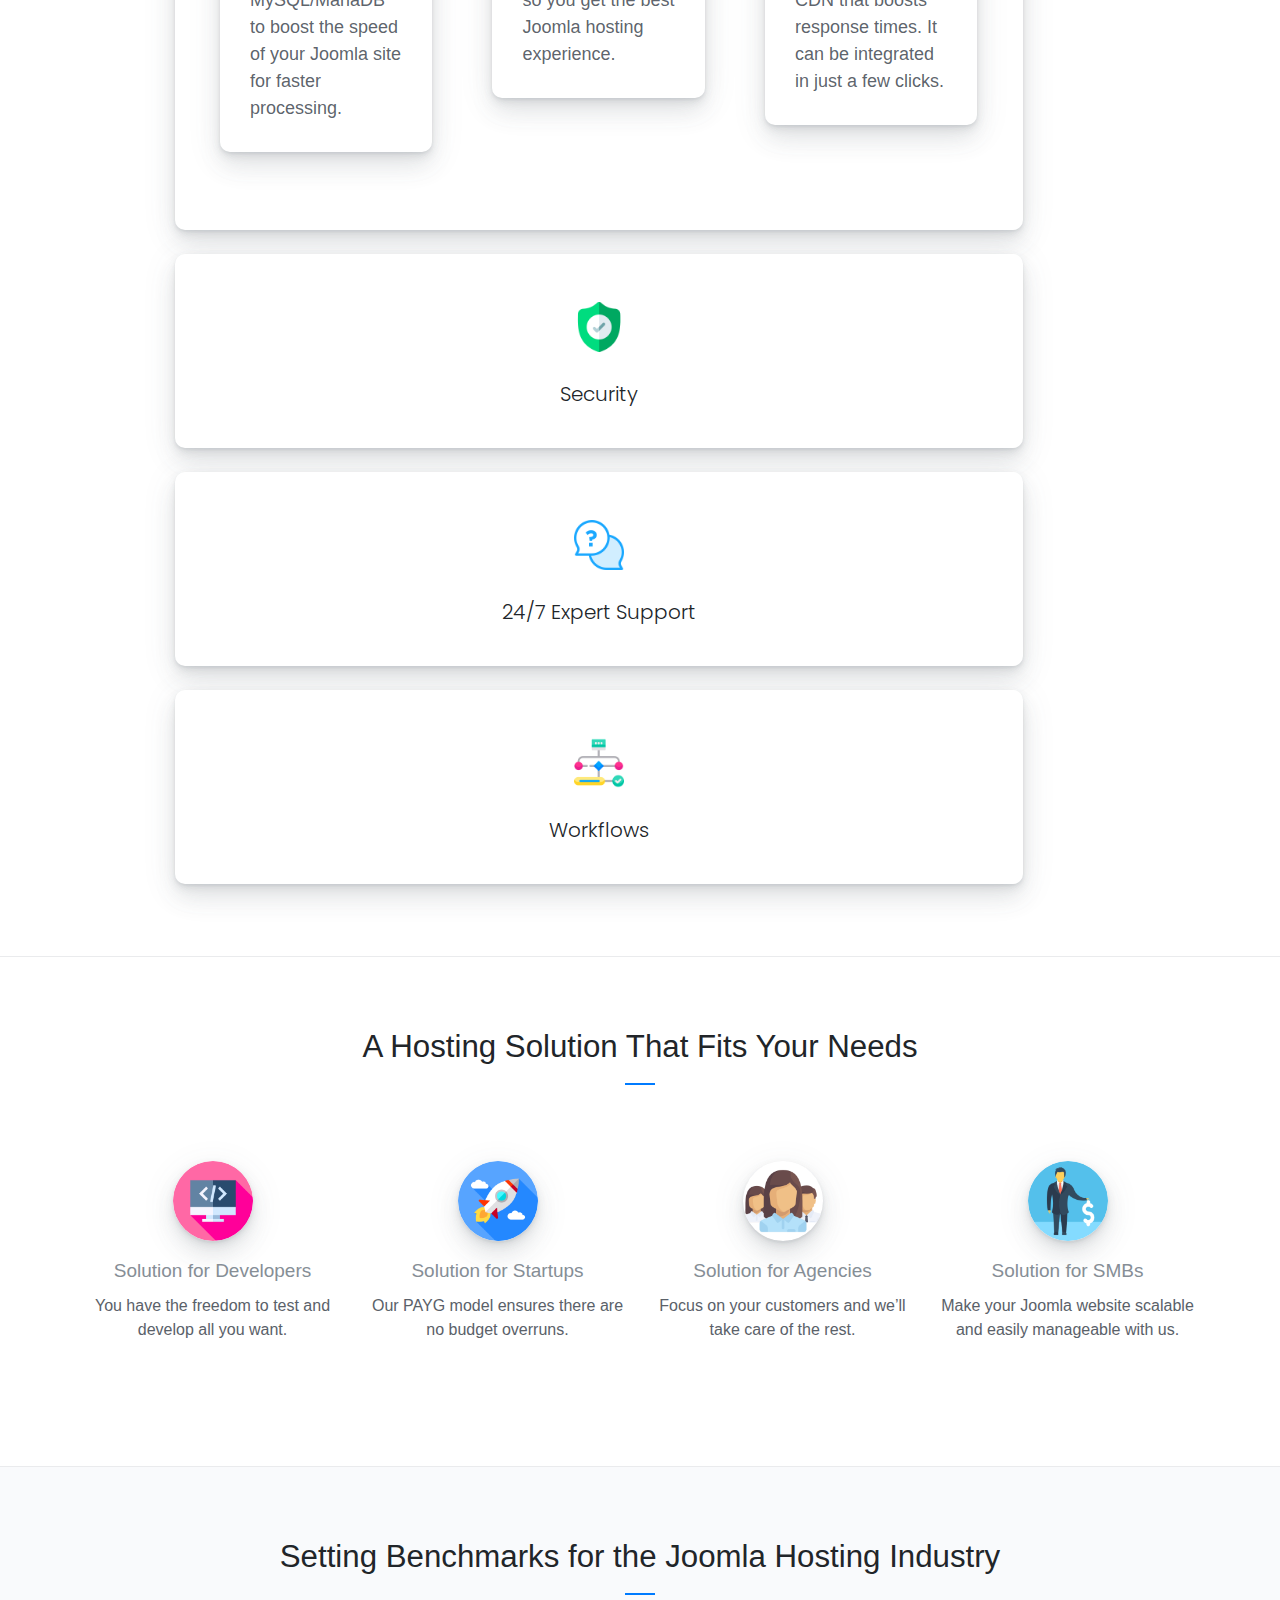
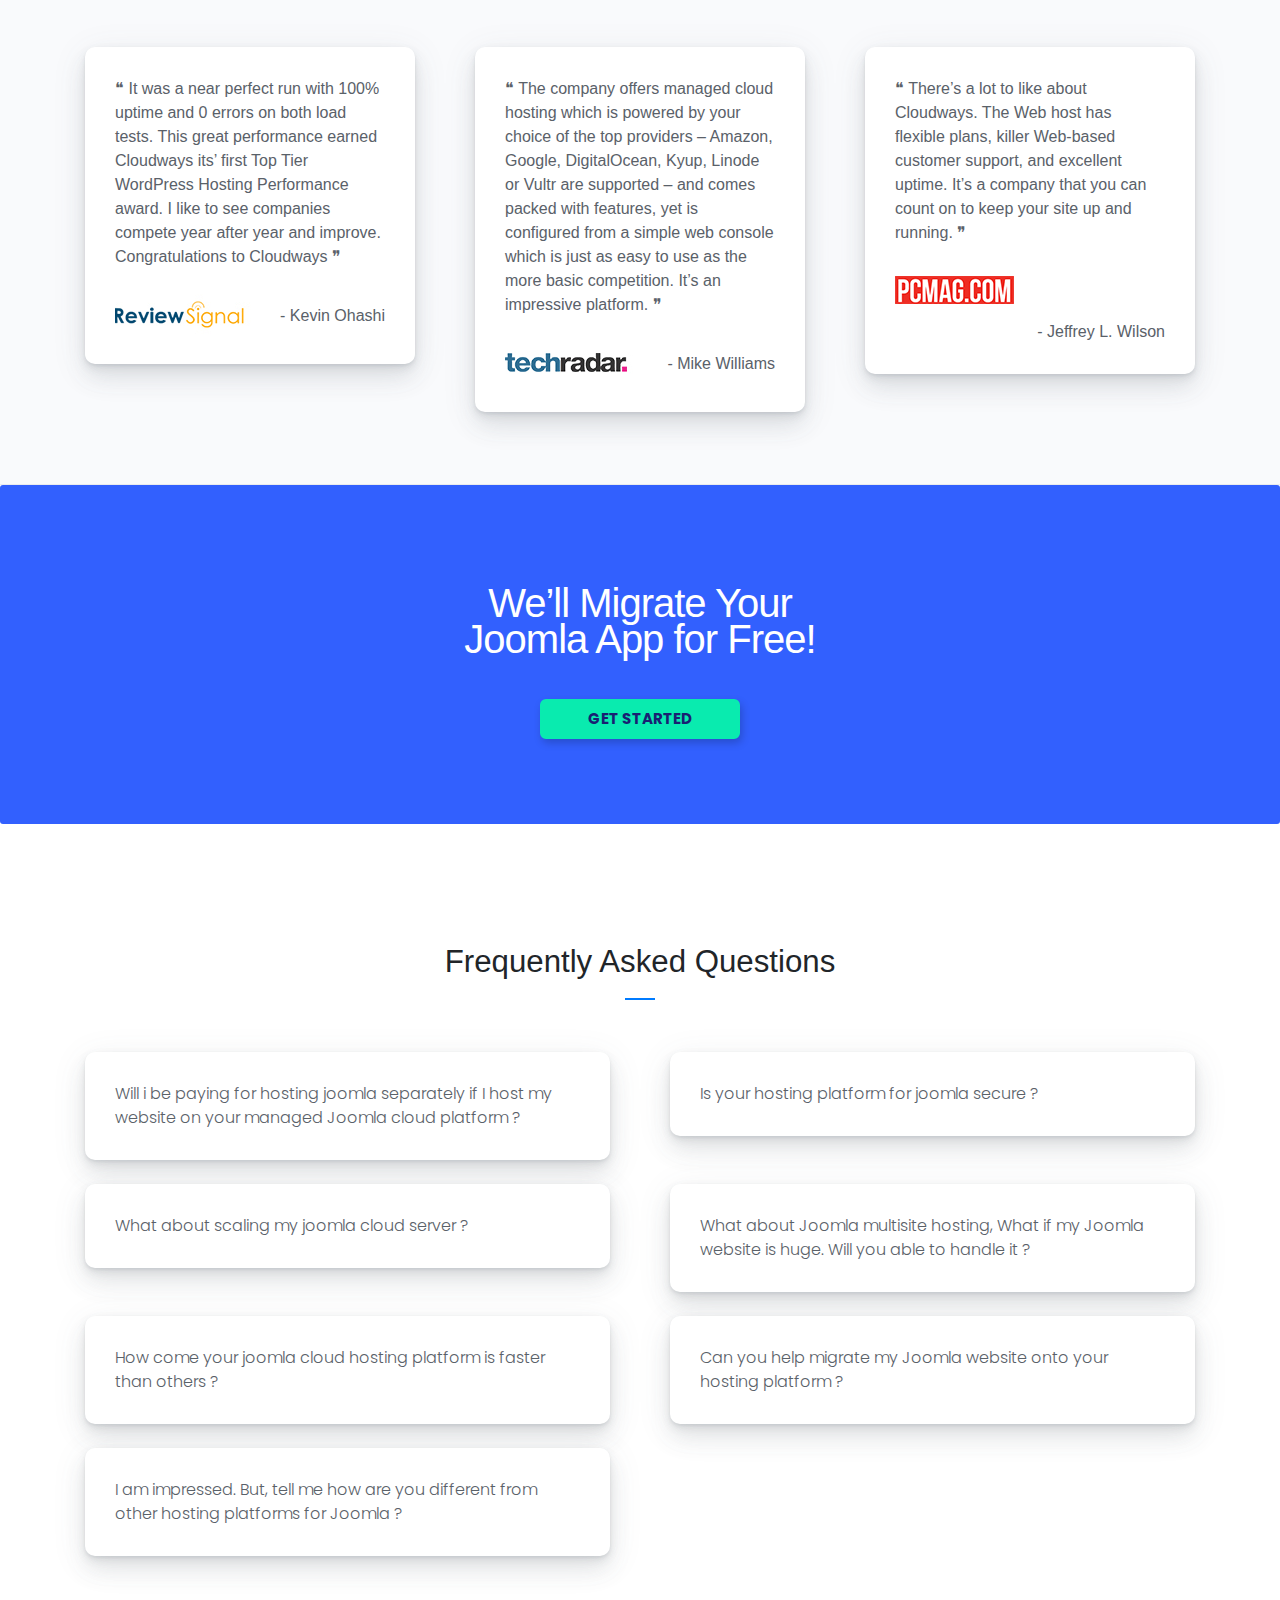
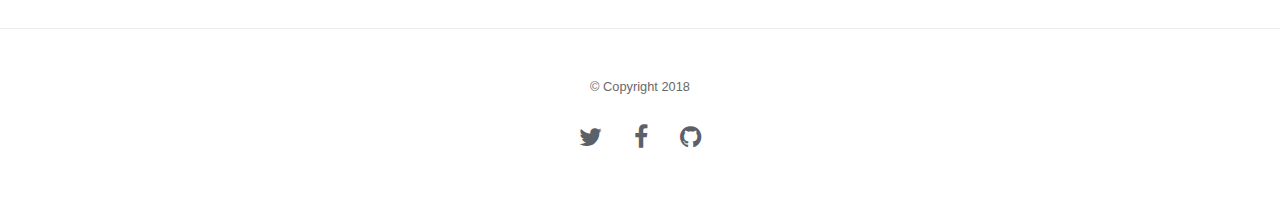
<file: joomla_hosting.html>
<!doctype html>
<html class="no-js" lang="en">
    <head>
        <meta charset="utf-8">
        <meta http-equiv="x-ua-compatible" content="ie=edge">
        <title>Joomla Hosting</title>
        <link rel="icon" type="image/png" href="images/app-promo/favicon.png">
        <meta name="description" content="A Joomla Hosting Page by Sonu.">
        <meta name="viewport" content="width=device-width, initial-scale=1">

        <!-- CSS Dependencies -->
        <link rel="stylesheet" href="https://maxcdn.bootstrapcdn.com/bootstrap/4.0.0/css/bootstrap.min.css" integrity="sha384-Gn5384xqQ1aoWXA+058RXPxPg6fy4IWvTNh0E263XmFcJlSAwiGgFAW/dAiS6JXm" crossorigin="anonymous">
        <link href="https://maxcdn.bootstrapcdn.com/font-awesome/4.7.0/css/font-awesome.min.css" rel="stylesheet" integrity="sha384-wvfXpqpZZVQGK6TAh5PVlGOfQNHSoD2xbE+QkPxCAFlNEevoEH3Sl0sibVcOQVnN" crossorigin="anonymous">
        <link rel="stylesheet" href="css/shards.css?version=2.0.1">
        <link rel="stylesheet" href="css/shards-extras1.css">
    </head>
    <body class="shards-landing-page--1">
      <!-- Welcome Section -->
      <div class="welcome d-flex justify-content-center flex-column">
        <div class="container">
          <!-- Navigation -->
          <nav class="navbar navbar-expand-lg navbar-dark pt-4 px-0">
            <a class="navbar-brand" href="#">
              <img src="images/agency-landing/shards-logo-white.svg" class="mr-2" alt="Cloud- Pricing Page">
              Cloud
            </a>
            <button class="navbar-toggler" type="button" data-toggle="collapse" data-target="#navbarNavDropdown" aria-controls="navbarNavDropdown" aria-expanded="false" aria-label="Toggle navigation">
              <span class="navbar-toggler-icon"></span>
            </button>
            <div class="collapse navbar-collapse" id="navbarNavDropdown">
              <ul class="navbar-nav">
                <li class="nav-item">
                  <a class="nav-link" href="features.html">Features</a>
                </li>
                <li class="nav-item">
                  <a class="nav-link" href="#">Our Services</a>
                </li>
                <li class="nav-item">
                  <a class="nav-link" href="pricing.html">Pricing</a>
                </li>
              </ul>

             <ul class="header-social-icons navbar-nav ml-auto">
                <li class="nav-item">
                  <a class="nav-link" href="#">Support</a>
                </li>
                <li class="nav-item">
                  <a class="nav-link" href="contact.html">Contact</a>
                </li>
                <li class="nav-item">
                  <a class="nav-link" href="#">Login</a>
                </li>
              </ul>
            </div>
          </nav>
          <!-- / Navigation -->
        </div> <!-- .container -->

        <!-- Inner Wrapper -->
        <div class="inner-wrapper mt-auto mb-auto container">
          <div class="row">
            <div class="col-md-7">
                <h1 class="welcome-heading display-4 text-white" style="font-family:inherit">Your Managed<br>Joomla Hosting</h1><br>
                <p class="text-white">Cloudways completes your managed hosting experience, with a solution that advocates performance, security, and freedom.</p>
                <a href="#" class="btn btn-lg btn-outline-white btn-pill align-self-center">Get Started</a>
            </div>
            <div class="col-sm-4 col-lg-4 col-md-4">
                <img class="word" id="word" src="images/app-promo/joomla.png" alt="joomla">
            </div>
          </div>
        </div>
        <!-- / Inner Wrapper -->
      </div>
      <!-- / Welcome Section -->
      
      <!-- Our Blog Section -->
      <div class="blog section section py-4">
        <h3 class="section-title text-center m-5">Joomla Hosting Recipe for Robust Apps</h3>
        <div class="container col-md-12 col-lg-9">
          <div class="py-4">
            <div class="row">
              <div class="card-deck">
               
               <!--  CARD 0 -->
               
                <div class="col-md-12 col-lg-11">
                  <div class="card mb-4">
                    <div class="card-body">
                      <a class="card-link star" data-toggle="collapse" href="#c0">
                           <h5 class="card-title card_t">
                            <img src="images/app-promo/performance.png" class="card_logo">
                             <h5 class="card_t">Performance</h5>
                           </h5>
                          </a>
                      <div id="c0" class="collapse par show" data-parent="#accordion"><br>
                        <div class="container">
          <div class="py-4">
            <div class="row">
              <div class="card-deck">
                <div class="col-md-12 col-lg-4">
                  <div class="card mb-4">
                    
                    <div class="card-body">
                      <h4 class="card-title crd_t">SSD-Based Joomla Hosting</h4>
                      <p class="card-text">Dedicated IP address and superior global response times with our SSD-based hosting gives the performance you want..</p>
                      
                    </div>
                  </div>
                </div>

                <div class="col-md-12 col-lg-4">
                  <div class="card mb-4">
                    
                    <div class="card-body">
                      <h4 class="card-title crd_t">Built-in Caches</h4>
                      <p class="card-text">Advanced cache technologies such as Memcached, Varnish, and Redis give you faster response rates and quicker delivery.</p>
                      
                    </div>
                  </div>
                </div>

                <div class="col-md-12 col-lg-4">
                  <div class="card mb-4">
                    
                    <div class="card-body">
                      <h4 class="card-title crd_t">HTTP/2 Supported</h4>
                      <p class="card-text">All our servers are HTTP/2 enabled, reducing the load on servers and secures the communication between web servers and clients.</p>
                      
                    </div>
                  </div>
                </div>
                
                <div class="col-md-12 col-lg-4">
                  <div class="card mb-4">
                    
                    <div class="card-body">
                      <h4 class="card-title crd_t">Optimized Stack</h4>
                      <p class="card-text">Our stack uses Apache, Nginx, PHP-FPM, and MySQL/MariaDB to boost the speed of your Joomla site for faster processing.</p>
                      
                    </div>
                  </div>
                </div>
                
                <div class="col-md-12 col-lg-4">
                  <div class="card mb-4">
                    
                    <div class="card-body">
                      <h4 class="card-title crd_t">PHP 7 Ready Servers</h4>
                      <p>PHP 7 is the default version on all our servers for so you get the best Joomla hosting experience.</p>
                      
                    </div>
                  </div>
                </div>
                
                <div class="col-md-12 col-lg-4">
                  <div class="card mb-4">
                    
                    <div class="card-body">
                      <h4 class="card-title crd_t">CloudwaysCDN</h4>
                      <p>Get the performance you want with a robust CDN that boosts response times. It can be integrated in just a few clicks.</p>
                      
                    </div>
                  </div>
                </div>
                
              </div>
            </div>
          </div>
        </div>   
                      </div>
                    </div>
                  </div>
                  </div>
                
                <!--  CARD Ends Here-->
                
                <!--  CARD 1 -->
               
                <div class="col-md-12 col-lg-11">
                  <div class="card mb-4">
                    <div class="card-body">
                      <a class="card-link star" data-toggle="collapse" href="#c1">
                           <h5 class="card-title card_t">
                            <img src="images/app-promo/shield.png" class="card_logo">
                             <h5 class="card_t">Security</h5>
                           </h5>
                          </a>
                      <div id="c1" class="collapse par" data-parent="#accordion"><br>
                        <div class="container">
          <div class="py-4">
            <div class="row">
              <div class="card-deck">
                <div class="col-md-12 col-lg-4">
                  <div class="card mb-4">
                    
                    <div class="card-body">
                      <h4 class="card-title crd_t">Dedicated Firewall</h4>
                      <p class="card-text">Save yourself and your business with superior security protocols and attacks with updated firewalls.<br>Protected by platform-level firewalls and with regular firmware upgrades we prevent intruders and keep your account safe from vulnerabilities..</p>
                      
                    </div>
                  </div>
                </div>

                <div class="col-md-12 col-lg-4">
                  <div class="card mb-4">
                    
                    <div class="card-body">
                      <h4 class="card-title crd_t">1-Click SSL Installation</h4>
                      <p class="card-text">Seamless integration of Let’s Encrypt SSL certificate boosts the security of your Joomla website.</p>
                      
                    </div>
                  </div>
                </div>

                <div class="col-md-12 col-lg-4">
                  <div class="card mb-4">
                    
                    <div class="card-body">
                      <h4 class="card-title crd_t">Auto-Healing Servers</h4>
                      <p class="card-text">Our auto-healing feature identifies issues and resolve most of the issues by restarting the server.</p>
                      
                    </div>
                  </div>
                </div>
                
                <div class="col-md-12 col-lg-4">
                  <div class="card mb-4">
                    
                    <div class="card-body">
                      <h4 class="card-title crd_t">IP Whitelisting</h4>
                      <p class="card-text">Get unrestricted access through SSH and SFTP over regions and networks..</p>
                      
                    </div>
                  </div>
                </div>
                
                <div class="col-md-12 col-lg-4">
                  <div class="card mb-4">
                    
                    <div class="card-body">
                      <h4 class="card-title crd_t">Automated Backups</h4>
                      <p>Set a schedule for automated backups of your choice or take backups on demand.</p>
                      
                    </div>
                  </div>
                </div>
                
                <div class="col-md-12 col-lg-4">
                  <div class="card mb-4">
                    
                    <div class="card-body">
                      <h4 class="card-title crd_t">Two-Factor Authentication</h4>
                      <p>A more secure Two-Factor Authentication procedure is now ready at the gates to safeguard your account and business.</p>
                      
                    </div>
                  </div>
                </div>
                
              </div>
            </div>
          </div>
        </div>   
                      </div>
                    </div>
                  </div>
                  </div>
                
                <!--  CARD Ends Here-->
                
                <!--  CARD 2 -->
               
                <div class="col-md-12 col-lg-11">
                  <div class="card mb-4">
                    <div class="card-body">
                      <a class="card-link star" data-toggle="collapse" href="#c2">
                           <h5 class="card-title card_t">
                            <img src="images/app-promo/conversation.png" class="card_logo">
                             <h5 class="card_t">24/7 Expert Support</h5>
                           </h5>
                          </a>
                      <div id="c2" class="collapse par" data-parent="#accordion"><br>
                        <div class="container">
          <div class="py-4">
            <div class="row">
              <div class="card-deck">
                <div class="col-md-12 col-lg-4">
                  <div class="card mb-4">
                    
                    <div class="card-body">
                      <h4 class="card-title crd_t">24/7 Expert Support</h4>
                      <p class="card-text">Our support teams are always available to address your queries and solve your problems round the clock, any day and every day.</p>
                      
                    </div>
                  </div>
                </div>

                <div class="col-md-12 col-lg-4">
                  <div class="card mb-4">
                    
                    <div class="card-body">
                      <h4 class="card-title crd_t">Active Community</h4>
                      <p class="card-text">Our active community provides helpful articles, guides and lots of tricks to enhance your online experience and maximize business growth.</p>
                      
                    </div>
                  </div>
                </div>

                <div class="col-md-12 col-lg-4">
                  <div class="card mb-4">
                    
                    <div class="card-body">
                      <h4 class="card-title crd_t">Knowledge Base</h4>
                      <p class="card-text">Get better acquainted with our world class hosting platforms with the most important resources at your disposal.</p>
                      
                    </div>
                  </div>
                </div>
                
                <div class="col-md-12 col-lg-4">
                  <div class="card mb-4">
                    
                    <div class="card-body">
                      <h4 class="card-title crd_t">24/7 Ticketing</h4>
                      <p class="card-text">All your issues and queries will be resolved, all you have to do is open a ticket. You can even keep track of specific queries.</p>
                      
                    </div>
                  </div>
                </div>
                
                <div class="col-md-12 col-lg-4">
                  <div class="card mb-4">
                    
                    <div class="card-body">
                      <h4 class="card-title crd_t">Managed Migrations</h4>
                      <p>You don’t have to worry about migrating to Cloudways. Tell us about your application, and we’ll move it in one piece.</p>
                      
                    </div>
                  </div>
                </div>
                
                <div class="col-md-12 col-lg-4">
                  <div class="card mb-4">
                    
                    <div class="card-body">
                      <h4 class="card-title crd_t">Troubleshooting</h4>
                      <p>If there’s ever a server related issue, simply let us know and we’ll do the trick.</p>
                      
                    </div>
                  </div>
                </div>
                
              </div>
            </div>
          </div>
        </div>   
                      </div>
                    </div>
                  </div>
                  </div>
                
                <!--  CARD Ends Here-->
                
                <!--  CARD 3 -->
               
                <div class="col-md-12 col-lg-11">
                  <div class="card mb-4">
                    <div class="card-body">
                      <a class="card-link star" data-toggle="collapse" href="#c3">
                           <h5 class="card-title card_t">
                            <img src="images/app-promo/workflow.png" class="card_logo">
                             <h5 class="card_t">Workflows</h5>
                           </h5>
                          </a>
                      <div id="c3" class="collapse par" data-parent="#accordion"><br>
                        <div class="container">
          <div class="py-4">
            <div class="row">
              <div class="card-deck">
                <div class="col-md-12 col-lg-4">
                  <div class="card mb-4">
                    
                    <div class="card-body">
                      <h4 class="card-title crd_t">Git Integration</h4>
                      <p class="card-text">Via Git auto-deployment, you can deploy updated code on live servers as soon as changes occur.</p>
                      
                    </div>
                  </div>
                </div>

                <div class="col-md-12 col-lg-4">
                  <div class="card mb-4">
                    
                    <div class="card-body">
                      <h4 class="card-title crd_t">SSH and SFTP Access</h4>
                      <p class="card-text">Securely access the server and update folders and files for your application with SSH and SFTP. You can also create SFTP credentials for your team.</p>
                      
                    </div>
                  </div>
                </div>

                <div class="col-md-12 col-lg-4">
                  <div class="card mb-4">
                    
                    <div class="card-body">
                      <h4 class="card-title crd_t">App & Server Cloning</h4>
                      <p class="card-text">Clone the entire server or copy specific sites easily. Even databases and files are copied on the new staging URLs..</p>
                      
                    </div>
                  </div>
                </div>
                
                <div class="col-md-12 col-lg-4">
                  <div class="card mb-4">
                    
                    <div class="card-body">
                      <h4 class="card-title crd_t">One Account, Multiple Teams</h4>
                      <p class="card-text">Assign one member to different teams. It is easy to split projects between relevant teams..</p>
                      
                    </div>
                  </div>
                </div>
                
                <div class="col-md-12 col-lg-4">
                  <div class="card mb-4">
                    
                    <div class="card-body">
                      <h4 class="card-title crd_t">Staging Area & URLs</h4>
                      <p>Do all the testing and developing you want on staging URLs with affecting the live Joomla websites.</p>
                      
                    </div>
                  </div>
                </div>
                
                <div class="col-md-12 col-lg-4">
                  <div class="card mb-4">
                    
                    <div class="card-body">
                      <h4 class="card-title crd_t">Add Team Members</h4>
                      <p>Divide work within the team by adding team members and assigning access (full or limited) of your server or app.</p>
                      
                    </div>
                  </div>
                </div>
                
              </div>
            </div>
          </div>
        </div>   
                      </div>
                    </div>
                  </div>
                  </div>
                
                <!--  CARD Ends Here-->
                
              </div>
            </div>
          </div>
        </div>
      </div>

      <!-- / Our Blog Section -->
     
       
       <!-- Agility Section -->
      <div class="testimonials section py-4">
          <h3 class="section-title text-center m-5">A Hosting Solution That Fits Your Needs</h3>

          <div class="container py-5">
            <div class="row">
                <div class="col-md-3 testimonial text-center">
                    <div class="avatar rounded-circle with-shadows mb-3 ml-auto mr-auto">
                        <img src="images/common/programming.png" class="w-100" alt="Live" />
                    </div>
                    <span class="text-muted d-block mb-2" style="font-size: 19px">Solution for Developers</span>
                    <p>You have the freedom to test and develop all you want.<br><br></p>
                </div>
                
                <div class="col-md-3 testimonial text-center">
                    <div class="avatar rounded-circle with-shadows mb-3 ml-auto mr-auto">
                        <img src="images/common/startup.png" class="w-100" alt="Pro">
                    </div>
                    <span class="text-muted d-block mb-2" style="font-size: 19px">Solution for 
                     Startups</span>
                    <p>Our PAYG model ensures there are no budget overruns.<br><br></p>
                </div>
                
                <div class="col-md-3 testimonial text-center">
                    <div class="avatar rounded-circle with-shadows mb-3 ml-auto mr-auto">
                        <img src="images/common/network.png" class="w-100" alt="Scale" style="height:80px">
                    </div>
                    <span class="text-muted d-block mb-2" style="font-size: 19px">Solution for Agencies</span>
                    <p>Focus on your customers and we’ll take care of the rest.<br><br></p>
                </div>
                
                <div class="col-md-3 testimonial text-center">
                    <div class="avatar rounded-circle with-shadows mb-3 ml-auto mr-auto">
                        <img src="images/common/businessman.png" class="w-100" alt="Scale" />
                    </div>
                    <span class="text-muted d-block mb-2" style="font-size: 19px">Solution for 
                     SMBs</span>
                    <p>Make your Joomla website scalable and easily manageable with us.<br><br></p>
                </div>
            </div>
          </div>
      </div>
      <!-- / Agility Section --> 
        
        <!-- Our Blog Section -->
      <div class="blog section section-invert py-4">
        <h3 class="section-title text-center m-5">Setting Benchmarks for the Joomla Hosting Industry</h3>
        <div class="container">
          <div class="py-4">
            <div class="row">
              <div class="card-deck">
                <div class="col-md-12 col-lg-4">
                  <div class="card mb-4">
                    
                    <div class="card-body">
                      
                      <p class="card-text">❝ It was a near perfect run with 100% uptime and 0 errors on both load tests. This great performance earned Cloudways its’ first Top Tier WordPress Hosting Performance award. I like to see companies compete year after year and improve. Congratulations to Cloudways ❞</p>
                      <img src="images/app-promo/signal.jpg" alt="Review Signal">
                      <strong class="sign">- Kevin Ohashi</strong>
                    </div>
                  </div>
                </div>

                <div class="col-md-12 col-lg-4">
                  <div class="card mb-4">
                    
                    <div class="card-body">
                      
                      <p class="card-text">❝ The company offers managed cloud hosting which is powered by your choice of the top providers – Amazon, Google, DigitalOcean, Kyup, Linode or Vultr are supported – and comes packed with features, yet is configured from a simple web console which is just as easy to use as the more basic competition. It’s an impressive platform. ❞</p>
                      <img src="images/app-promo/tech_radar.jpg" alt="Tech Radar">
                      <strong class="sign">- Mike Williams</strong>
                    </div>
                  </div>
                </div>

                <div class="col-md-12 col-lg-4">
                  <div class="card mb-4">
                    
                    <div class="card-body">
                      
                      <p class="card-text">❝ There’s a lot to like about Cloudways. The Web host has flexible plans, killer Web-based customer support, and excellent uptime. It’s a company that you can count on to keep your site up and running. ❞</p>
                      <img src="images/app-promo/pcmag.jpg" alt="Pcmag">
                      <strong class="sign">- Jeffrey L. Wilson</strong>
                    </div>
                  </div>
                </div>
              </div>
            </div>
          </div>
        </div>
      </div>
      <!-- / Our Blog Section -->
      
       <!--Widget Contact Sale-->
        <section id="" class="wt-cntc-sale-wrapper">
        <div class="wt-cntc-sale-main "style="color: #fff">
        <h2 style="font-family: inherit;font-weight: 230"><b>We’ll Migrate Your<br>Joomla App for Free!</b></h2>
         <div class="wt-cntc-sale-btn"> 
          <a href="contact.html" class="btn cw-glb-btn">GET STARTED
            </a>
         </div>
         </div>
        </section><br><br>
     <!--Widget Contact Sale-->
      
      
      
      
      <!-- FAQ -->
      <div class="blog section section py-4">
        <h3 class="section-title text-center m-5">Frequently Asked Questions</h3>
        <div class="container">
          <div class="py-4">
            <div class="row">
              <div class="card-deck">
               
                <div class="col-md-12 col-lg-6">
                  <div class="card mb-4">
                    <div class="card-body">
                      <a class="card-link star" data-toggle="collapse" href="#a1">
                       Will i be paying for hosting joomla separately if I host my website on your managed Joomla cloud platform ?
                      </a>
                      <div id="a1" class="collapse par" data-parent="#accordion"><br>
                        No! The price for our Joomla hosting includes the hosting costs. No need to pay extra.     
                      </div>
                    
                     
                    </div>
                  </div>
                </div>

                <div class="col-md-12 col-lg-6">
                  <div class="card mb-4">
                    <div class="card-body">
                      <a class="card-link star" data-toggle="collapse" href="#a2">
                       Is your hosting platform for joomla secure ?
                      </a>
                      <div id="a2" class="collapse par" data-parent="#accordion"><br>
                        Security is taken very seriously when it comes to our Joomla cloud hosting platform. Platform-level firewalls are deployed on all Joomla cloud hosting servers. Plus, our robust security hardening techniques ensures your servers always stay protected. 
                      </div>
                    
                     
                    </div>
                  </div>
                </div>

                <div class="col-md-12 col-lg-6">
                  <div class="card mb-4">
                    <div class="card-body">
                      <a class="card-link star" data-toggle="collapse" href="#a3">
                        What about scaling my joomla cloud server ? 
                      </a>
                      <div id="a3" class="collapse par" data-parent="#accordion"><br>
                        Vertical scaling is currently available for all Joomla cloud hosting servers.   
                      </div>
                    
                     
                    </div>
                  </div>
                </div>
                
                <div class="col-md-12 col-lg-6">
                  <div class="card mb-4">
                    <div class="card-body">
                      <a class="card-link star" data-toggle="collapse" href="#c4">
                         What about Joomla multisite hosting, What if my Joomla website is huge. Will you able to handle it ?
                      </a>
                      <div id="c4" class="collapse par" data-parent="#accordion"><br>
                        While our Joomla cloud hosting platform can handle Joomla websites of all sizes, we won’t be able to provide you with Joomla multisite hosting.   
                      </div>
                    
                     
                    </div>
                  </div>
                </div>
                
                <div class="col-md-12 col-lg-6">
                  <div class="card mb-4">
                    <div class="card-body">
                      <a class="card-link star" data-toggle="collapse" href="#c5">
                         How come your joomla cloud hosting platform is faster than others ?
                      </a>
                      <div id="c5" class="collapse par" data-parent="#accordion"><br>
                        The secret lies in ThunderStack, our customized hosting stack that combined the power of Varnish, Memcached, Apache, and Nginx to make our managed Joomla cloud hosting about 50% faster than other providers.    
                      </div>
                    
                     
                    </div>
                  </div>
                </div>
                
                <div class="col-md-12 col-lg-6">
                  <div class="card mb-4">
                    <div class="card-body">
                      <a class="card-link star" data-toggle="collapse" href="#c6">
                        Can you help migrate my Joomla website onto your hosting platform ?
                      </a>
                      <div id="c6" class="collapse par" data-parent="#accordion"><br>
                        Yes! Our experts would love to help you out in migrating your Joomla website onto the best Joomla hosting. The first managed migration to our hosting for each account is free. If you want additional migrations, there is a per migration fee depending on the application. You can check it out here.    
                      </div>
                    
                     
                    </div>
                  </div>
                </div>
                
                <div class="col-md-12 col-lg-6">
                  <div class="card mb-4">
                    <div class="card-body">
                      <a class="card-link star" data-toggle="collapse" href="#c7">
                        I am impressed. But, tell me how are you different from other hosting platforms for Joomla ?
                      </a>
                      <div id="c7" class="collapse par" data-parent="#accordion"><br>
                        Hosting Joomla with our 1-Click cloud hosting platform comes with a simple, yet sophisticated features which allows you to complete complicated actions in a few clicks. Moreover, the platform allows you to check 15+ server and application metrics to monitor the state of your Joomla cloud server.    
                      </div>
                    
                     
                    </div>
                  </div>
                </div>
                
              </div>
            </div>
          </div>
        </div>
      </div>

      <!-- / FAQ -->
     
 
      <!-- Footer Section -->
      <footer class="main-footer py-5">
      <p class="text-center small p-0 mb-4" style="color: dimgray">&copy; Copyright 2018 </p>
      <div class="social d-table mx-auto">
        <a class="twitter mx-3 h4 d-inline-block text-secondary" href="https://twitter.com/DesignRevision" target="_blank">
          <i class="fa fa-twitter"></i>
          <span class="sr-only">View our Twitter Profile</span>
        </a>
        <a class="facebook mx-3 h4 d-inline-block text-secondary" href="https://www.facebook.com/designrevision" target="_blank">
          <i class="fa fa-facebook"></i>
          <span class="sr-only">View our Facebook Profile
            </span>
        </a>
        <a class="github mx-3 h4 d-inline-block text-secondary" href="https://github.com/designrevision" target="_blank">
          <i class="fa fa-github"></i>
          <span class="sr-only">View our GitHub Profile</span>
        </a>
      </div>
    </footer>
      <!-- / Footer Section -->

      <!-- JavaScript Dependencies -->
      <script src="https://code.jquery.com/jquery-3.2.1.min.js" integrity="sha256-hwg4gsxgFZhOsEEamdOYGBf13FyQuiTwlAQgxVSNgt4=" crossorigin="anonymous"></script>
      <script src="https://cdnjs.cloudflare.com/ajax/libs/popper.js/1.11.0/umd/popper.min.js" integrity="sha384-b/U6ypiBEHpOf/4+1nzFpr53nxSS+GLCkfwBdFNTxtclqqenISfwAzpKaMNFNmj4" crossorigin="anonymous"></script>
      <script src="https://maxcdn.bootstrapcdn.com/bootstrap/4.0.0/js/bootstrap.min.js" integrity="sha384-JZR6Spejh4U02d8jOt6vLEHfe/JQGiRRSQQxSfFWpi1MquVdAyjUar5+76PVCmYl" crossorigin="anonymous"></script>
    </body>
</html>
</file>
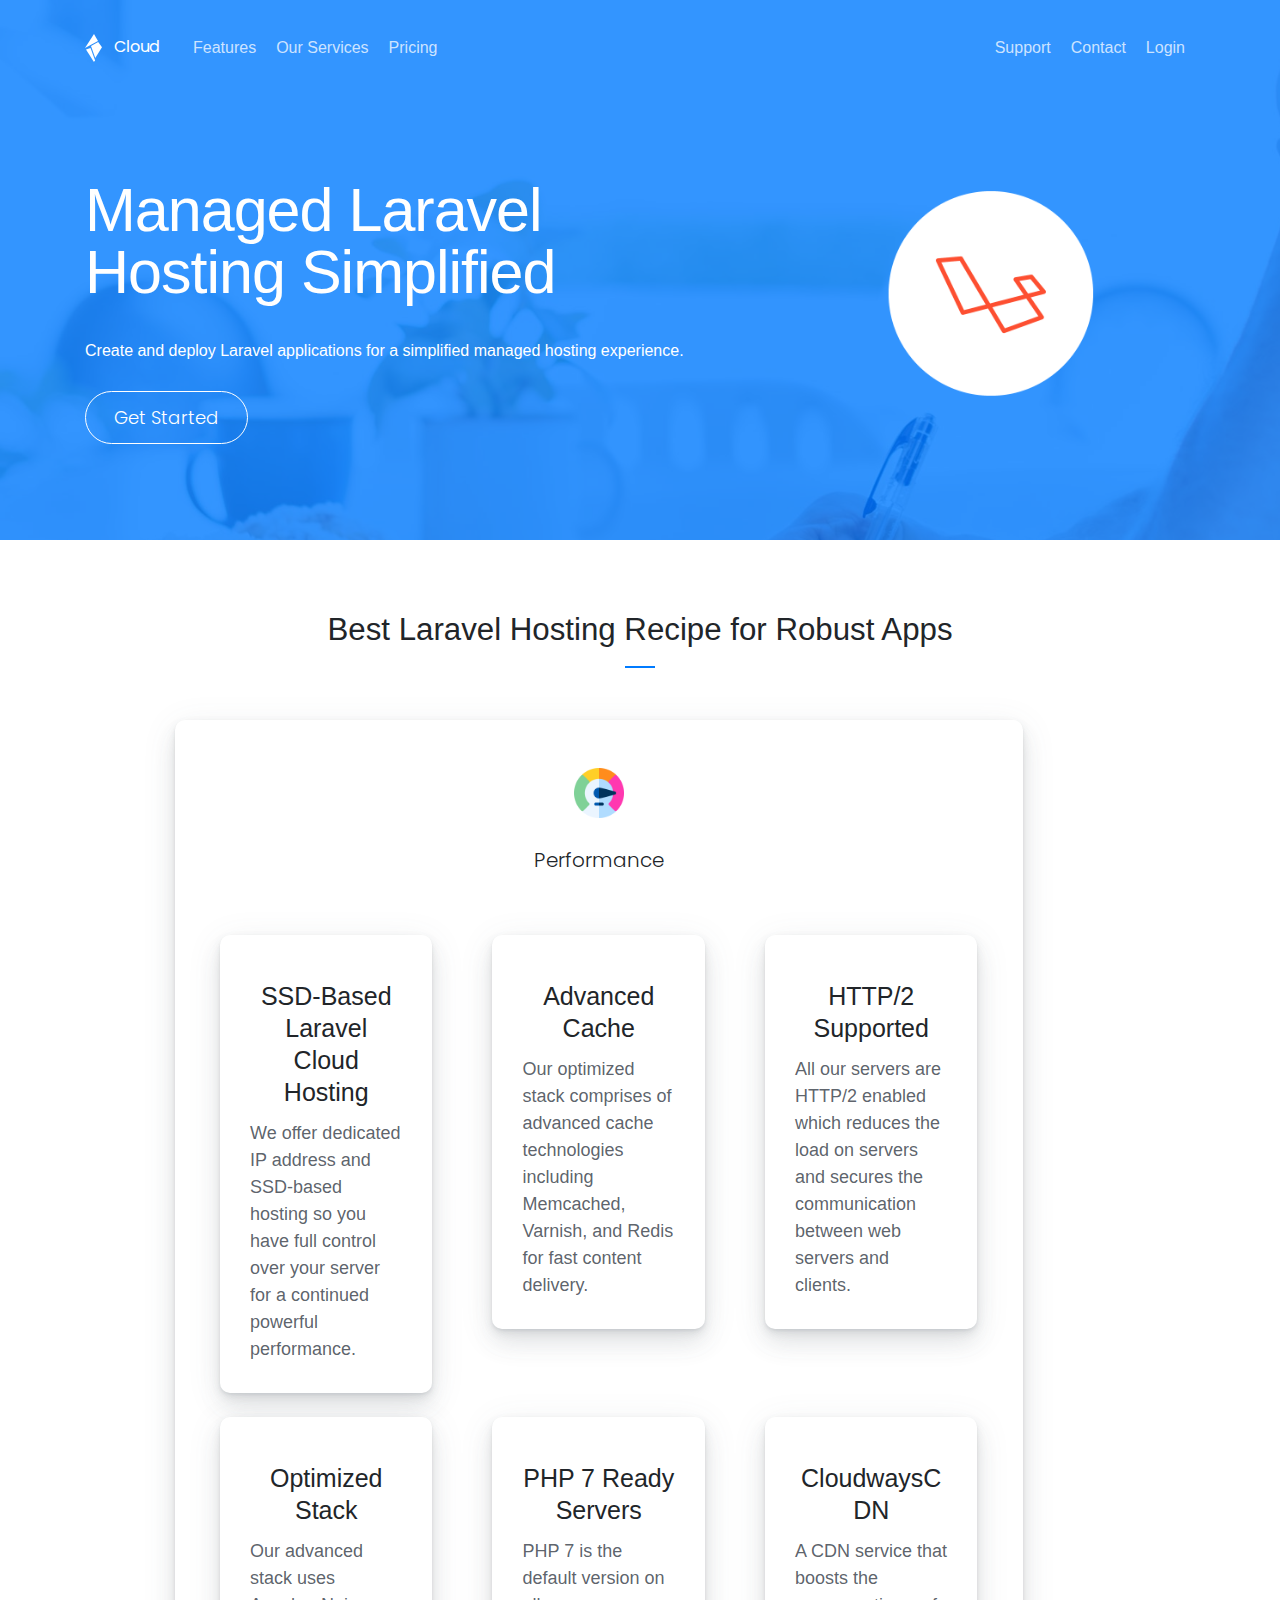
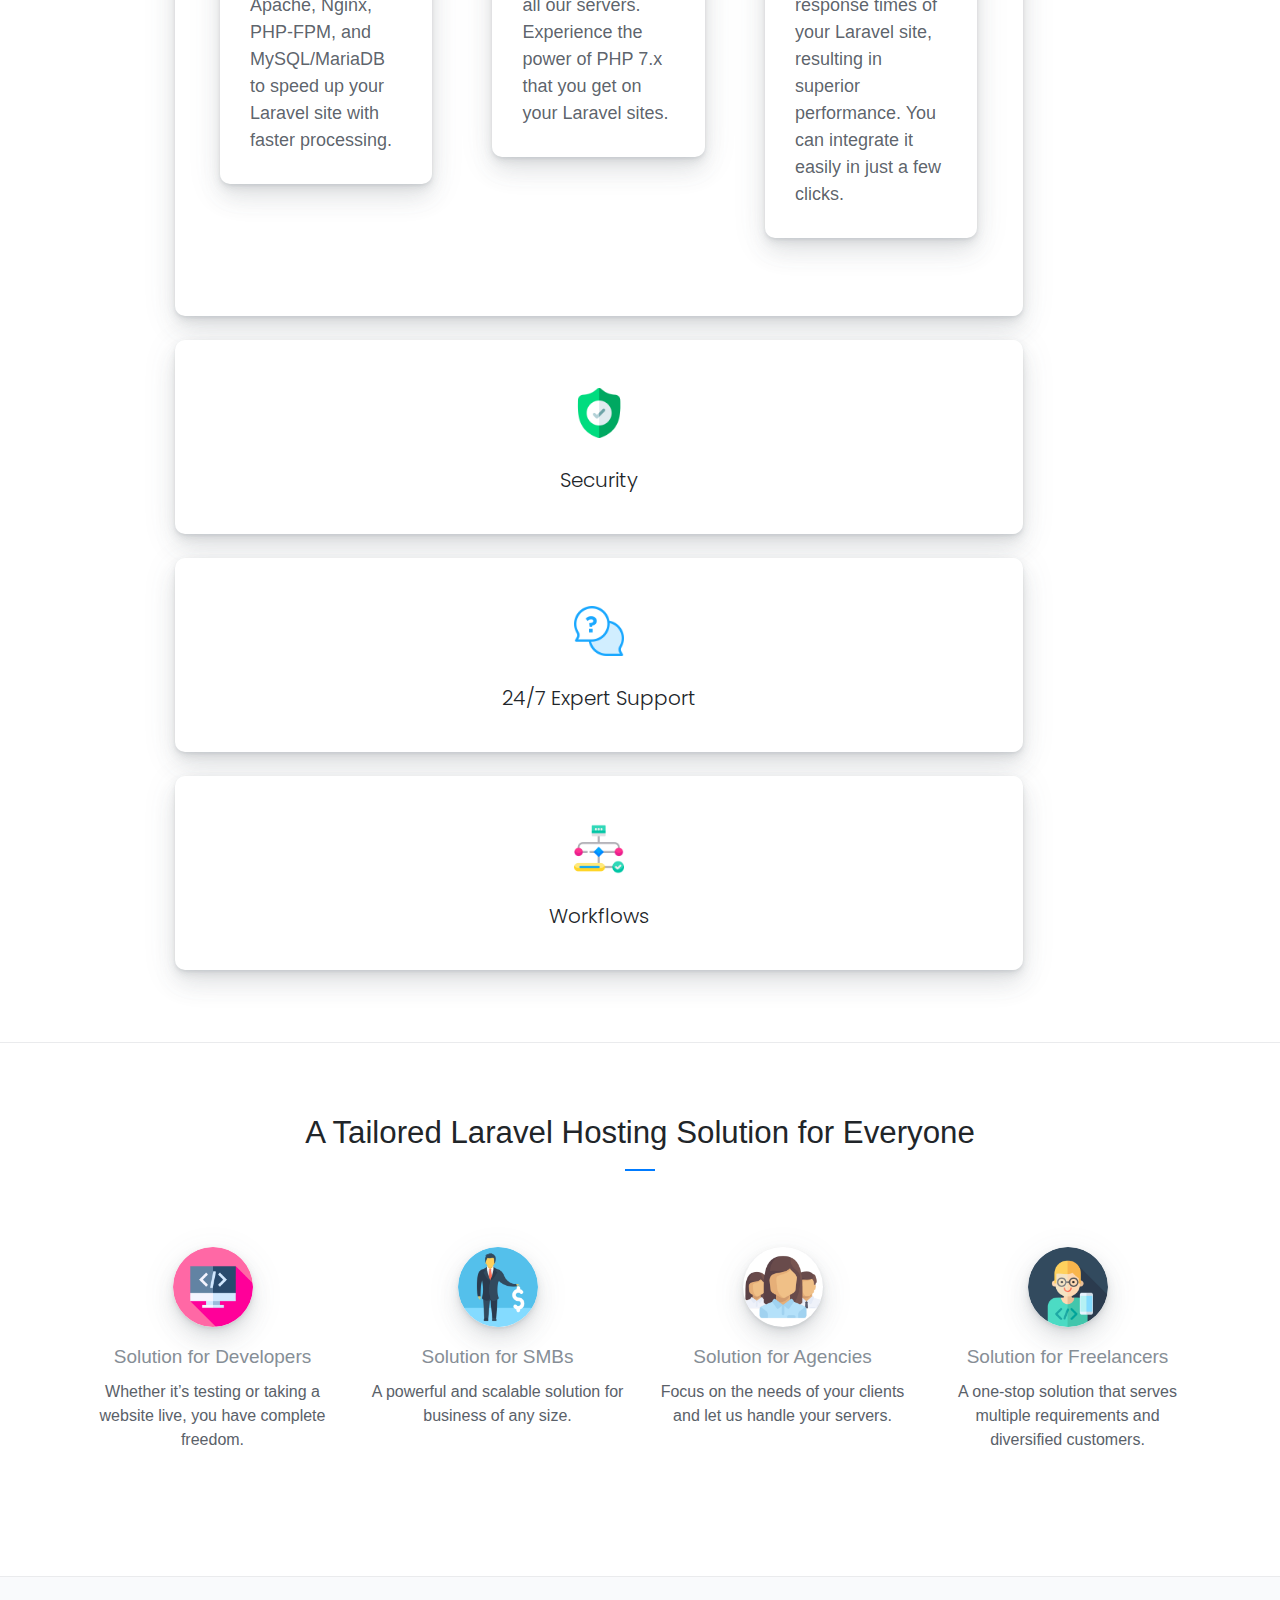
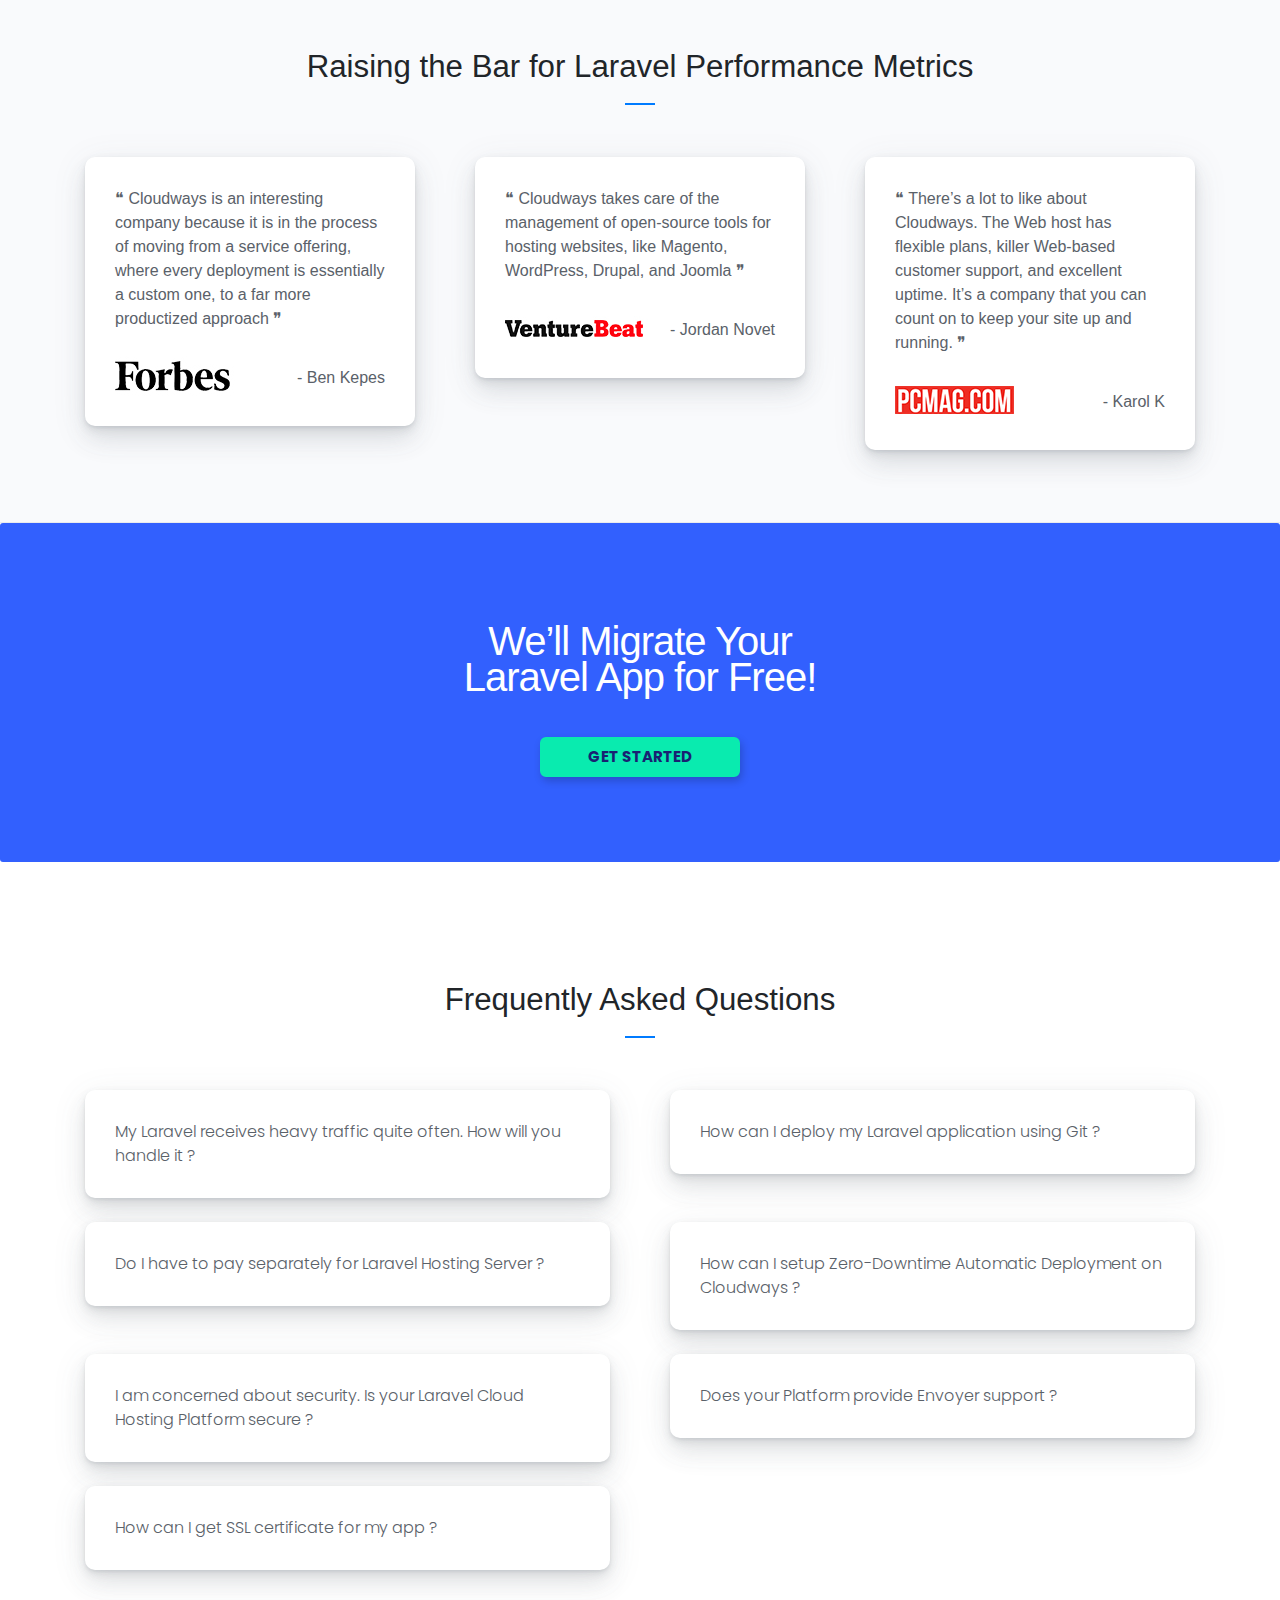
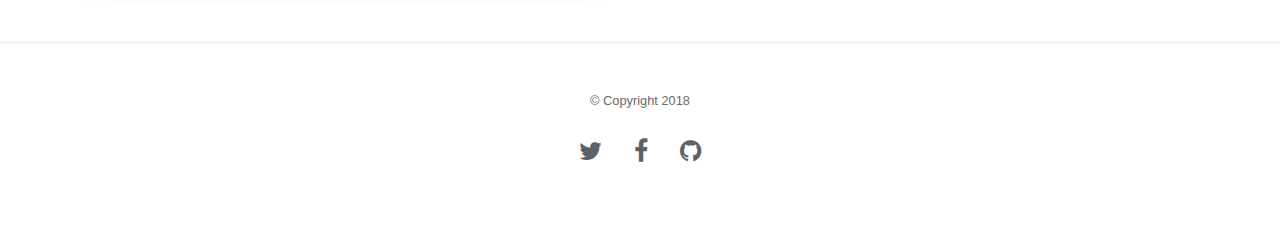
<file: laravel_hosting.html>
<!doctype html>
<html class="no-js" lang="en">
    <head>
        <meta charset="utf-8">
        <meta http-equiv="x-ua-compatible" content="ie=edge">
        <title>Laravel Hosting</title>
        <link rel="icon" type="image/png" href="images/app-promo/favicon.png">
        <meta name="description" content="A Laravel Hosting Page by Sonu.">
        <meta name="viewport" content="width=device-width, initial-scale=1">

        <!-- CSS Dependencies -->
        <link rel="stylesheet" href="https://maxcdn.bootstrapcdn.com/bootstrap/4.0.0/css/bootstrap.min.css" integrity="sha384-Gn5384xqQ1aoWXA+058RXPxPg6fy4IWvTNh0E263XmFcJlSAwiGgFAW/dAiS6JXm" crossorigin="anonymous">
        <link href="https://maxcdn.bootstrapcdn.com/font-awesome/4.7.0/css/font-awesome.min.css" rel="stylesheet" integrity="sha384-wvfXpqpZZVQGK6TAh5PVlGOfQNHSoD2xbE+QkPxCAFlNEevoEH3Sl0sibVcOQVnN" crossorigin="anonymous">
        <link rel="stylesheet" href="css/shards.css?version=2.0.1">
        <link rel="stylesheet" href="css/shards-extras1.css">
    </head>
    <body class="shards-landing-page--1">
      <!-- Welcome Section -->
      <div class="welcome d-flex justify-content-center flex-column">
        <div class="container">
          <!-- Navigation -->
          <nav class="navbar navbar-expand-lg navbar-dark pt-4 px-0">
            <a class="navbar-brand" href="#">
              <img src="images/agency-landing/shards-logo-white.svg" class="mr-2" alt="Cloud- Pricing Page">
              Cloud
            </a>
            <button class="navbar-toggler" type="button" data-toggle="collapse" data-target="#navbarNavDropdown" aria-controls="navbarNavDropdown" aria-expanded="false" aria-label="Toggle navigation">
              <span class="navbar-toggler-icon"></span>
            </button>
            <div class="collapse navbar-collapse" id="navbarNavDropdown">
              <ul class="navbar-nav">
                <li class="nav-item">
                  <a class="nav-link" href="features.html">Features</a>
                </li>
                <li class="nav-item">
                  <a class="nav-link" href="#">Our Services</a>
                </li>
                <li class="nav-item">
                  <a class="nav-link" href="pricing.html">Pricing</a>
                </li>
              </ul>

             <ul class="header-social-icons navbar-nav ml-auto">
                <li class="nav-item">
                  <a class="nav-link" href="#">Support</a>
                </li>
                <li class="nav-item">
                  <a class="nav-link" href="contact.html">Contact</a>
                </li>
                <li class="nav-item">
                  <a class="nav-link" href="#">Login</a>
                </li>
              </ul>
            </div>
          </nav>
          <!-- / Navigation -->
        </div> <!-- .container -->

        <!-- Inner Wrapper -->
        <div class="inner-wrapper mt-auto mb-auto container">
          <div class="row">
            <div class="col-md-7">
                <h1 class="welcome-heading display-4 text-white" style="font-family:inherit">Managed Laravel<br>Hosting Simplified</h1><br>
                <p class="text-white">Create and deploy Laravel applications for a simplified managed hosting experience.</p>
                <a href="#" class="btn btn-lg btn-outline-white btn-pill align-self-center">Get Started</a>
            </div>
            <div class="col-sm-4 col-lg-4 col-md-4">
                <img class="word" id="word" src="images/app-promo/laravel.png" alt="Laravel">
            </div>
          </div>
        </div>
        <!-- / Inner Wrapper -->
      </div>
      <!-- / Welcome Section -->
      
      <!-- Our Blog Section -->
      <div class="blog section section py-4">
        <h3 class="section-title text-center m-5">Best Laravel Hosting Recipe for Robust Apps</h3>
        <div class="container col-md-12 col-lg-9">
          <div class="py-4">
            <div class="row">
              <div class="card-deck">
               
               <!--  CARD 0 -->
               
                <div class="col-md-12 col-lg-11">
                  <div class="card mb-4">
                    <div class="card-body">
                      <a class="card-link star" data-toggle="collapse" href="#c0">
                           <h5 class="card-title card_t">
                            <img src="images/app-promo/performance.png" class="card_logo">
                             <h5 class="card_t">Performance</h5>
                           </h5>
                          </a>
                      <div id="c0" class="collapse par show" data-parent="#accordion"><br>
                        <div class="container">
          <div class="py-4">
            <div class="row">
              <div class="card-deck">
                <div class="col-md-12 col-lg-4">
                  <div class="card mb-4">
                    
                    <div class="card-body">
                      <h4 class="card-title crd_t">SSD-Based Laravel Cloud Hosting</h4>
                      <p class="card-text">We offer dedicated IP address and SSD-based hosting so you have full control over your server for a continued powerful performance.</p>
                      
                    </div>
                  </div>
                </div>

                <div class="col-md-12 col-lg-4">
                  <div class="card mb-4">
                    
                    <div class="card-body">
                      <h4 class="card-title crd_t">Advanced Cache</h4>
                      <p class="card-text">Our optimized stack comprises of advanced cache technologies including Memcached, Varnish, and Redis for fast content delivery.</p>
                      
                    </div>
                  </div>
                </div>

                <div class="col-md-12 col-lg-4">
                  <div class="card mb-4">
                    
                    <div class="card-body">
                      <h4 class="card-title crd_t">HTTP/2 Supported</h4>
                      <p class="card-text">All our servers are HTTP/2 enabled which reduces the load on servers and secures the communication between web servers and clients.</p>
                      
                    </div>
                  </div>
                </div>
                
                <div class="col-md-12 col-lg-4">
                  <div class="card mb-4">
                    
                    <div class="card-body">
                      <h4 class="card-title crd_t">Optimized Stack</h4>
                      <p class="card-text">Our advanced stack uses Apache, Nginx, PHP-FPM, and MySQL/MariaDB to speed up your Laravel site with faster processing.</p>
                      
                    </div>
                  </div>
                </div>
                
                <div class="col-md-12 col-lg-4">
                  <div class="card mb-4">
                    
                    <div class="card-body">
                      <h4 class="card-title crd_t">PHP 7 Ready Servers</h4>
                      <p>PHP 7 is the default version on all our servers. Experience the power of PHP 7.x that you get on your Laravel sites.</p>
                      
                    </div>
                  </div>
                </div>
                
                <div class="col-md-12 col-lg-4">
                  <div class="card mb-4">
                    
                    <div class="card-body">
                      <h4 class="card-title crd_t">CloudwaysCDN</h4>
                      <p>A CDN service that boosts the response times of your Laravel site, resulting in superior performance. You can integrate it easily in just a few clicks.</p>
                      
                    </div>
                  </div>
                </div>
                
              </div>
            </div>
          </div>
        </div>   
                      </div>
                    </div>
                  </div>
                  </div>
                
                <!--  CARD Ends Here-->
                
                <!--  CARD 1 -->
               
                <div class="col-md-12 col-lg-11">
                  <div class="card mb-4">
                    <div class="card-body">
                      <a class="card-link star" data-toggle="collapse" href="#c1">
                           <h5 class="card-title card_t">
                            <img src="images/app-promo/shield.png" class="card_logo">
                             <h5 class="card_t">Security</h5>
                           </h5>
                          </a>
                      <div id="c1" class="collapse par" data-parent="#accordion"><br>
                        <div class="container">
          <div class="py-4">
            <div class="row">
              <div class="card-deck">
                <div class="col-md-12 col-lg-4">
                  <div class="card mb-4">
                    
                    <div class="card-body">
                      <h4 class="card-title crd_t">Dedicated Firewall</h4>
                      <p class="card-text">Our servers are protected by platform level firewalls and have regular firmware upgrades. This prevents intruders take advantage of vulnerabilities.</p>
                      
                    </div>
                  </div>
                </div>

                <div class="col-md-12 col-lg-4">
                  <div class="card mb-4">
                    
                    <div class="card-body">
                      <h4 class="card-title crd_t">1-Click SSL Installation</h4>
                      <p class="card-text">Let’s Encrypt SSL certificate boosts the security of your Laravel site. With our hosting, the trusted certificate can be installed for free..</p>
                      
                    </div>
                  </div>
                </div>

                <div class="col-md-12 col-lg-4">
                  <div class="card mb-4">
                    
                    <div class="card-body">
                      <h4 class="card-title crd_t">Auto-Healing Servers</h4>
                      <p class="card-text">You don’t have to worry about your app crashing. Our auto-healing servers resolve most of the issues.</p>
                      
                    </div>
                  </div>
                </div>
                
                <div class="col-md-12 col-lg-4">
                  <div class="card mb-4">
                    
                    <div class="card-body">
                      <h4 class="card-title crd_t">IP Whitelisting</h4>
                      <p class="card-text">IP whitelisting allows you to set up secure connections with unrestricted access to SSH and SFTP.</p>
                      
                    </div>
                  </div>
                </div>
                
                <div class="col-md-12 col-lg-4">
                  <div class="card mb-4">
                    
                    <div class="card-body">
                      <h4 class="card-title crd_t">Automated Backups</h4>
                      <p>Set automated backups of any frequency (every 1 hour to every 7 days) or take backups on demand.</p>
                      
                    </div>
                  </div>
                </div>
                
                <div class="col-md-12 col-lg-4">
                  <div class="card mb-4">
                    
                    <div class="card-body">
                      <h4 class="card-title crd_t">Two-Factor Authentication</h4>
                      <p>Two-Factor Authentication adds to the security of your Cloudways account, keeping your servers safe from any intruder.</p>
                      
                    </div>
                  </div>
                </div>
                
              </div>
            </div>
          </div>
        </div>   
                      </div>
                    </div>
                  </div>
                  </div>
                
                <!--  CARD Ends Here-->
                
                <!--  CARD 2 -->
               
                <div class="col-md-12 col-lg-11">
                  <div class="card mb-4">
                    <div class="card-body">
                      <a class="card-link star" data-toggle="collapse" href="#c2">
                           <h5 class="card-title card_t">
                            <img src="images/app-promo/conversation.png" class="card_logo">
                             <h5 class="card_t">24/7 Expert Support</h5>
                           </h5>
                          </a>
                      <div id="c2" class="collapse par" data-parent="#accordion"><br>
                        <div class="container">
          <div class="py-4">
            <div class="row">
              <div class="card-deck">
                <div class="col-md-12 col-lg-4">
                  <div class="card mb-4">
                    
                    <div class="card-body">
                      <h4 class="card-title crd_t">24/7 Expert Support</h4>
                      <p class="card-text">You’re never alone. Simply type your query and our always active Support Team will sort it out. Our team is active even during the holiday season.</p>
                      
                    </div>
                  </div>
                </div>

                <div class="col-md-12 col-lg-4">
                  <div class="card mb-4">
                    
                    <div class="card-body">
                      <h4 class="card-title crd_t">Active Community</h4>
                      <p class="card-text">We have an active and effective community where experts are always sharing their knowledge and experience.</p>
                      
                    </div>
                  </div>
                </div>

                <div class="col-md-12 col-lg-4">
                  <div class="card mb-4">
                    
                    <div class="card-body">
                      <h4 class="card-title crd_t">Knowledge Base</h4>
                      <p class="card-text">Our Knowledge Base is a go-to resource for our customers if they need any help related to the platform.</p>
                      
                    </div>
                  </div>
                </div>
                
                <div class="col-md-12 col-lg-4">
                  <div class="card mb-4">
                    
                    <div class="card-body">
                      <h4 class="card-title crd_t">24/7 Ticketing</h4>
                      <p class="card-text">With our 24/7 ticketing system you can keep track of a particular query as our team of experts care of all the issues.</p>
                      
                    </div>
                  </div>
                </div>
                
                <div class="col-md-12 col-lg-4">
                  <div class="card mb-4">
                    
                    <div class="card-body">
                      <h4 class="card-title crd_t">Managed Migrations</h4>
                      <p>Migrating your application to our managed hosting is not an issue. Let us know about your app and we’ll take care of it.</p>
                      
                    </div>
                  </div>
                </div>
                
                <div class="col-md-12 col-lg-4">
                  <div class="card mb-4">
                    
                    <div class="card-body">
                      <h4 class="card-title crd_t">Troubleshooting</h4>
                      <p>Our Engineers are experts in identifying bugs. In case there’s a server related issue, contact us and our team will do the magic.</p>
                      
                    </div>
                  </div>
                </div>
                
              </div>
            </div>
          </div>
        </div>   
                      </div>
                    </div>
                  </div>
                  </div>
                
                <!--  CARD Ends Here-->
                
                <!--  CARD 3 -->
               
                <div class="col-md-12 col-lg-11">
                  <div class="card mb-4">
                    <div class="card-body">
                      <a class="card-link star" data-toggle="collapse" href="#c3">
                           <h5 class="card-title card_t">
                            <img src="images/app-promo/workflow.png" class="card_logo">
                             <h5 class="card_t">Workflows</h5>
                           </h5>
                          </a>
                      <div id="c3" class="collapse par" data-parent="#accordion"><br>
                        <div class="container">
          <div class="py-4">
            <div class="row">
              <div class="card-deck">
                <div class="col-md-12 col-lg-4">
                  <div class="card mb-4">
                    
                    <div class="card-body">
                      <h4 class="card-title crd_t">Git Integration</h4>
                      <p class="card-text">We allow you deploy updated code on live servers as soon as changes occur in the remote repositories via Git auto-deployment.</p>
                      
                    </div>
                  </div>
                </div>

                <div class="col-md-12 col-lg-4">
                  <div class="card mb-4">
                    
                    <div class="card-body">
                      <h4 class="card-title crd_t">SSH and SFTP Access</h4>
                      <p class="card-text">With SSH and SFTP, you can securely access the server and update folders and files for your application. You can even have SFTP credentials for your team..</p>
                      
                    </div>
                  </div>
                </div>

                <div class="col-md-12 col-lg-4">
                  <div class="card mb-4">
                    
                    <div class="card-body">
                      <h4 class="card-title crd_t">Application & Server Cloning</h4>
                      <p class="card-text">You have the convenience to clone the entire server or copy specific sites easily. These copies of databases and files are made on new staging URLs.</p>
                      
                    </div>
                  </div>
                </div>
                
                <div class="col-md-12 col-lg-4">
                  <div class="card mb-4">
                    
                    <div class="card-body">
                      <h4 class="card-title crd_t">One Account, Multiple Teams</h4>
                      <p class="card-text">Our platform allows you to assign one team member to different teams, making it easy to split projects between relevant teams.</p>
                      
                    </div>
                  </div>
                </div>
                
                <div class="col-md-12 col-lg-4">
                  <div class="card mb-4">
                    
                    <div class="card-body">
                      <h4 class="card-title crd_t">Staging Area & URLs</h4>
                      <p>Get the most out of our multiple staging URLs and areas by testing and developing websites.</p>
                      
                    </div>
                  </div>
                </div>
                
                <div class="col-md-12 col-lg-4">
                  <div class="card mb-4">
                    
                    <div class="card-body">
                      <h4 class="card-title crd_t">Add Team Members</h4>
                      <p>Divide work within the team by adding team members and assigning access (full or limited) of your server or app.</p>
                      
                    </div>
                  </div>
                </div>
                
              </div>
            </div>
          </div>
        </div>   
                      </div>
                    </div>
                  </div>
                  </div>
                
                <!--  CARD Ends Here-->
                
              </div>
            </div>
          </div>
        </div>
      </div>

      <!-- / Our Blog Section -->
     
       
       <!-- Agility Section -->
      <div class="testimonials section py-4">
          <h3 class="section-title text-center m-5">A Tailored Laravel Hosting Solution for Everyone</h3>

          <div class="container py-5">
            <div class="row">
                <div class="col-md-3 testimonial text-center">
                    <div class="avatar rounded-circle with-shadows mb-3 ml-auto mr-auto">
                        <img src="images/common/programming.png" class="w-100" alt="Live" />
                    </div>
                    <span class="text-muted d-block mb-2" style="font-size: 19px">Solution for Developers</span>
                    <p>Whether it’s testing or taking a website live, you have complete freedom.<br><br></p>
                </div>
                
                <div class="col-md-3 testimonial text-center">
                    <div class="avatar rounded-circle with-shadows mb-3 ml-auto mr-auto">
                        <img src="images/common/businessman.png" class="w-100" alt="Pro">
                    </div>
                    <span class="text-muted d-block mb-2" style="font-size: 19px">Solution for SMBs</span>
                    <p>A powerful and scalable solution for business of any size.<br><br></p>
                </div>
                
                <div class="col-md-3 testimonial text-center">
                    <div class="avatar rounded-circle with-shadows mb-3 ml-auto mr-auto">
                        <img src="images/common/network.png" class="w-100" alt="Scale" style="height:80px">
                    </div>
                    <span class="text-muted d-block mb-2" style="font-size: 19px">Solution for Agencies</span>
                    <p>Focus on the needs of your clients and let us handle your servers.<br><br></p>
                </div>
                
                <div class="col-md-3 testimonial text-center">
                    <div class="avatar rounded-circle with-shadows mb-3 ml-auto mr-auto">
                        <img src="images/common/programmer.png" class="w-100" alt="Scale" />
                    </div>
                    <span class="text-muted d-block mb-2" style="font-size: 19px">Solution for Freelancers</span>
                    <p>A one-stop solution that serves multiple requirements and diversified customers.<br><br></p>
                </div>
            </div>
          </div>
      </div>
      <!-- / Agility Section --> 
        
        <!-- Our Blog Section -->
      <div class="blog section section-invert py-4">
        <h3 class="section-title text-center m-5">Raising the Bar for Laravel Performance Metrics</h3>
        <div class="container">
          <div class="py-4">
            <div class="row">
              <div class="card-deck">
                <div class="col-md-12 col-lg-4">
                  <div class="card mb-4">
                    
                    <div class="card-body">
                      
                      <p class="card-text">❝ Cloudways is an interesting company because it is in the process of moving from a service offering, where every deployment is essentially a custom one, to a far more productized approach ❞</p>
                      <img src="images/app-promo/forbes.jpg" alt="Review Signal">
                      <strong class="sign">- Ben Kepes</strong>
                    </div>
                  </div>
                </div>

                <div class="col-md-12 col-lg-4">
                  <div class="card mb-4">
                    
                    <div class="card-body">
                      
                      <p class="card-text">❝ Cloudways takes care of the management of open-source tools for hosting websites, like Magento, WordPress, Drupal, and Joomla  ❞</p>
                      <img src="images/app-promo/venture.jpg" alt="Tech Radar">
                      <strong class="sign">- Jordan Novet</strong>
                    </div>
                  </div>
                </div>

                <div class="col-md-12 col-lg-4">
                  <div class="card mb-4">
                    
                    <div class="card-body">
                      
                      <p class="card-text">❝ There’s a lot to like about Cloudways. The Web host has flexible plans, killer Web-based customer support, and excellent uptime. It’s a company that you can count on to keep your site up and running.   ❞</p>
                      <img src="images/app-promo/pcmag.jpg" alt="Pcmag">
                      <strong class="sign">- Karol K</strong>
                    </div>
                  </div>
                </div>
              </div>
            </div>
          </div>
        </div>
      </div>
      <!-- / Our Blog Section -->
      
       <!--Widget Contact Sale-->
        <section id="" class="wt-cntc-sale-wrapper">
        <div class="wt-cntc-sale-main "style="color: #fff">
        <h2 style="font-family: inherit;font-weight: 230"><b>We’ll Migrate Your<br>Laravel App for Free!</b></h2>
         <div class="wt-cntc-sale-btn"> 
          <a href="contact.html" class="btn cw-glb-btn">GET STARTED
            </a>
         </div>
         </div>
        </section><br><br>
     <!--Widget Contact Sale-->
      
      
      
      
      <!-- FAQ -->
      <div class="blog section section py-4">
        <h3 class="section-title text-center m-5">Frequently Asked Questions</h3>
        <div class="container">
          <div class="py-4">
            <div class="row">
              <div class="card-deck">
               
                <div class="col-md-12 col-lg-6">
                  <div class="card mb-4">
                    <div class="card-body">
                      <a class="card-link star" data-toggle="collapse" href="#a1">
                       My Laravel receives heavy traffic quite often. How will you handle it ?
                      </a>
                      <div id="a1" class="collapse par" data-parent="#accordion"><br>
                        Our Laravel Hosting is robust enough to handle all kinds of Laravel sites, including large-scale high traffic websites. Check out our Laravel Hosting Benchmarks to see our platform’s performance in action.<br><br>Additionally, if you opt for cloud hosting with Kyup, an auto-scalable container hosting provider, your apps get scaled automatically when the system detects requirements for scaling up the application resources.    
                      </div>
                    
                     
                    </div>
                  </div>
                </div>

                <div class="col-md-12 col-lg-6">
                  <div class="card mb-4">
                    <div class="card-body">
                      <a class="card-link star" data-toggle="collapse" href="#a2">
                       How can I deploy my Laravel application using Git ?
                      </a>
                      <div id="a2" class="collapse par" data-parent="#accordion"><br>
                        Host Laravel with us and deploy code from your Git repositories. For this to work, your Git repository must support Git over SSH. You can learn more about: Deploy Code to Your Application Using Git. 
                      </div>
                    
                     
                    </div>
                  </div>
                </div>

                <div class="col-md-12 col-lg-6">
                  <div class="card mb-4">
                    <div class="card-body">
                      <a class="card-link star" data-toggle="collapse" href="#a3">
                        Do I have to pay separately for Laravel Hosting Server ? 
                      </a>
                      <div id="a3" class="collapse par" data-parent="#accordion"><br>
                        No. All our Laravel Cloud Hosting Plans already have server charges included in the final billed amount. There is NO need to maintain more than one invoices and pay extra.    
                      </div>
                    
                     
                    </div>
                  </div>
                </div>
                
                <div class="col-md-12 col-lg-6">
                  <div class="card mb-4">
                    <div class="card-body">
                      <a class="card-link star" data-toggle="collapse" href="#c4">
                         How can I setup Zero-Downtime Automatic Deployment on Cloudways ?
                      </a>
                      <div id="c4" class="collapse par" data-parent="#accordion"><br>
                        Our Managed Hosting allows the deployment of updated code as soon as the changes in the remote repositories occur. You can do this using our API, but it’s essential that Git repository supports Git over SSH. To learn more about the process, please check out How to Automate Git Deployment Using Webhooks on Cloudways.   
                      </div>
                    
                     
                    </div>
                  </div>
                </div>
                
                <div class="col-md-12 col-lg-6">
                  <div class="card mb-4">
                    <div class="card-body">
                      <a class="card-link star" data-toggle="collapse" href="#c5">
                         I am concerned about security. Is your Laravel Cloud Hosting Platform secure ?
                      </a>
                      <div id="c5" class="collapse par" data-parent="#accordion"><br>
                        We do not compromise on security. This is why we have hardened the security of our Laravel hosting to industry standards. Furthermore, there is a platform-wide firewall which ensures data safety and security.<br><br>In addition, we upgrade the version of packages as soon as the security update is out. All these measures are supported by an automated backup mechanism where all backup data is stored in an offsite location.    
                      </div>
                    
                     
                    </div>
                  </div>
                </div>
                
                <div class="col-md-12 col-lg-6">
                  <div class="card mb-4">
                    <div class="card-body">
                      <a class="card-link star" data-toggle="collapse" href="#c6">
                        Does your Platform provide Envoyer support ?
                      </a>
                      <div id="c6" class="collapse par" data-parent="#accordion"><br>
                        Yes, we provide Laravel Envoyer support. You can setup Laravel Envoyer for automatic deployment on our platform. To learn about the process, read: Deployment via Laravel Envoyer on Cloudways.    
                      </div>
                    
                     
                    </div>
                  </div>
                </div>
                
                <div class="col-md-12 col-lg-6">
                  <div class="card mb-4">
                    <div class="card-body">
                      <a class="card-link star" data-toggle="collapse" href="#c7">
                        How can I get SSL certificate for my app ?
                      </a>
                      <div id="c7" class="collapse par" data-parent="#accordion"><br>
                        We provide Let’s Encrypt SSL certificates for free. The process of installing these certificates is simple and very hassle-free. All our customers can now enable free certificates with just a click.<br><br>However, you can also setup your own SSL certificates when using our hosting service. To learn more about the process, check out: How Can I Get an SSL Certificate for My Application and How to Install a Let’s Encrypt Certificate.    
                      </div>
                    
                     
                    </div>
                  </div>
                </div>
                
              </div>
            </div>
          </div>
        </div>
      </div>

      <!-- / FAQ -->
     
 
      <!-- Footer Section -->
      <footer class="main-footer py-5">
      <p class="text-center small p-0 mb-4" style="color: dimgray">&copy; Copyright 2018 </p>
      <div class="social d-table mx-auto">
        <a class="twitter mx-3 h4 d-inline-block text-secondary" href="https://twitter.com/DesignRevision" target="_blank">
          <i class="fa fa-twitter"></i>
          <span class="sr-only">View our Twitter Profile</span>
        </a>
        <a class="facebook mx-3 h4 d-inline-block text-secondary" href="https://www.facebook.com/designrevision" target="_blank">
          <i class="fa fa-facebook"></i>
          <span class="sr-only">View our Facebook Profile
            </span>
        </a>
        <a class="github mx-3 h4 d-inline-block text-secondary" href="https://github.com/designrevision" target="_blank">
          <i class="fa fa-github"></i>
          <span class="sr-only">View our GitHub Profile</span>
        </a>
      </div>
    </footer>
      <!-- / Footer Section -->

      <!-- JavaScript Dependencies -->
      <script src="https://code.jquery.com/jquery-3.2.1.min.js" integrity="sha256-hwg4gsxgFZhOsEEamdOYGBf13FyQuiTwlAQgxVSNgt4=" crossorigin="anonymous"></script>
      <script src="https://cdnjs.cloudflare.com/ajax/libs/popper.js/1.11.0/umd/popper.min.js" integrity="sha384-b/U6ypiBEHpOf/4+1nzFpr53nxSS+GLCkfwBdFNTxtclqqenISfwAzpKaMNFNmj4" crossorigin="anonymous"></script>
      <script src="https://maxcdn.bootstrapcdn.com/bootstrap/4.0.0/js/bootstrap.min.js" integrity="sha384-JZR6Spejh4U02d8jOt6vLEHfe/JQGiRRSQQxSfFWpi1MquVdAyjUar5+76PVCmYl" crossorigin="anonymous"></script>
    </body>
</html>
</file>
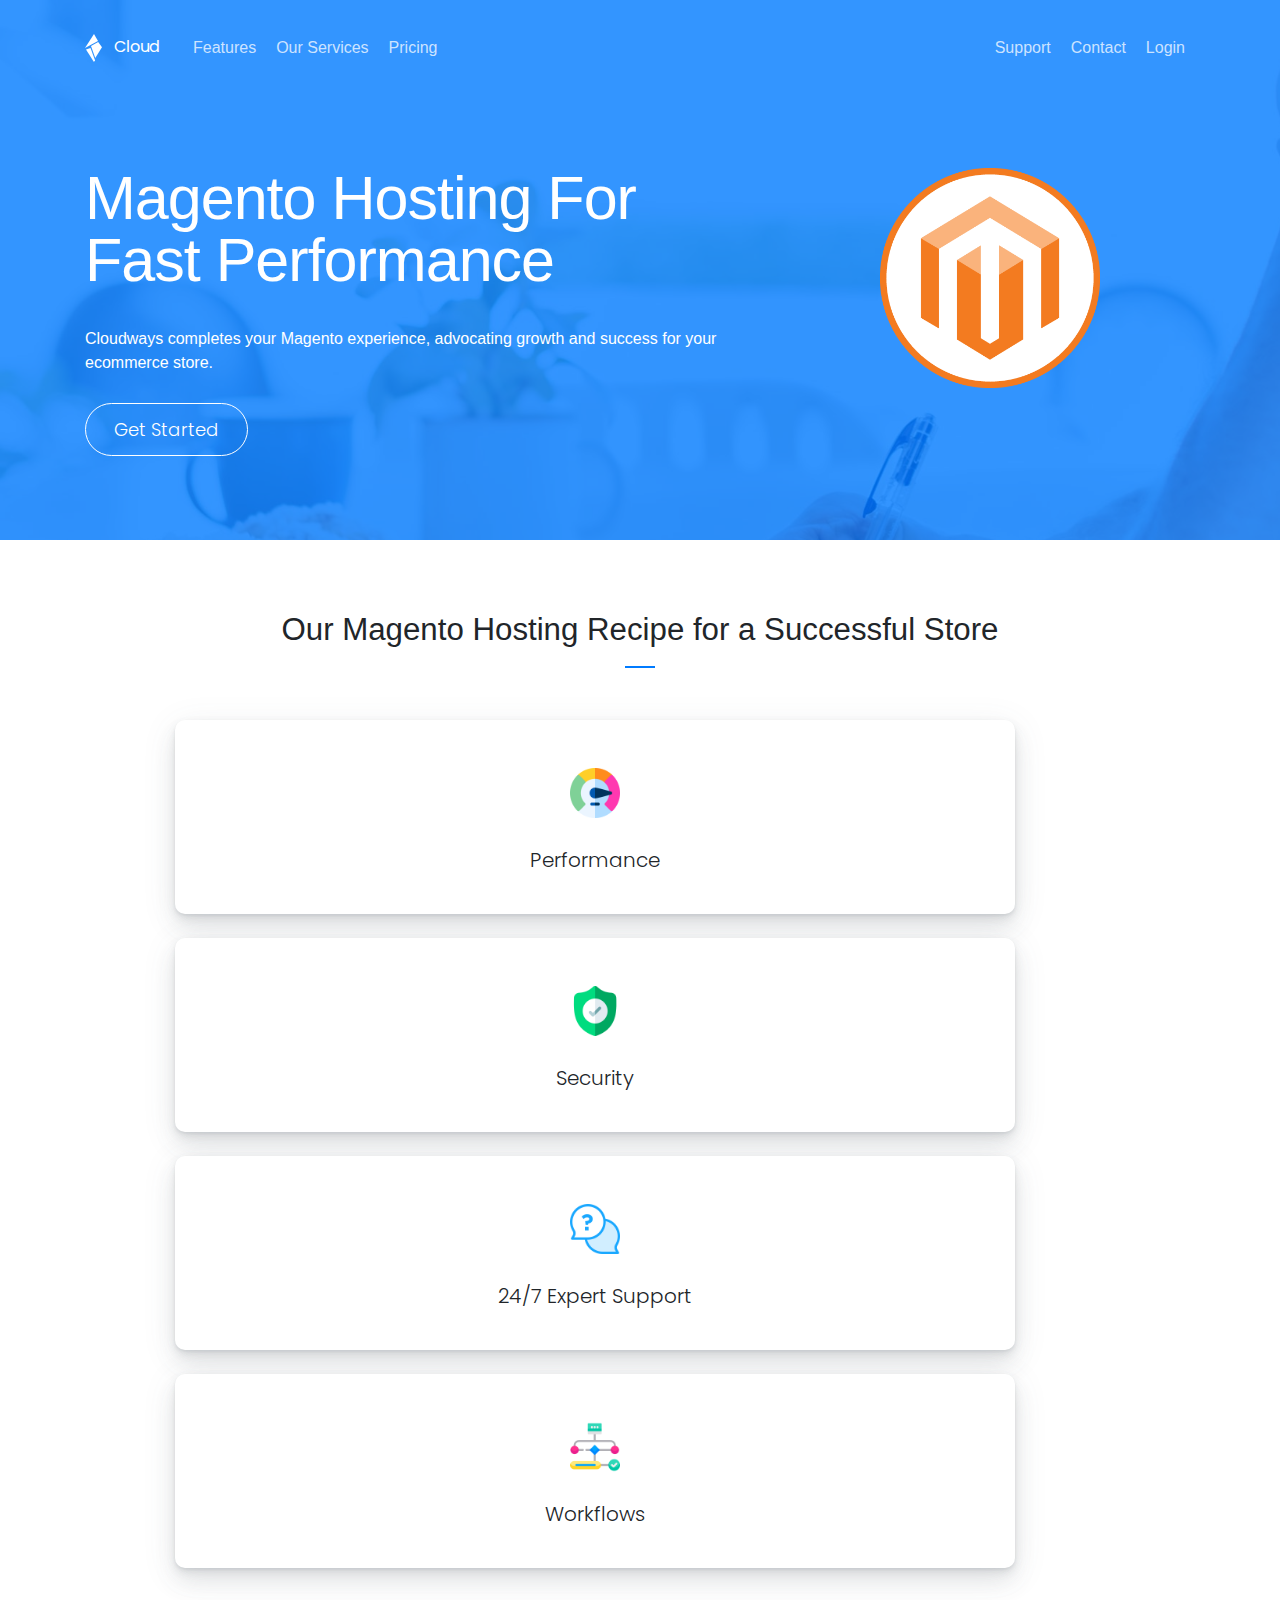
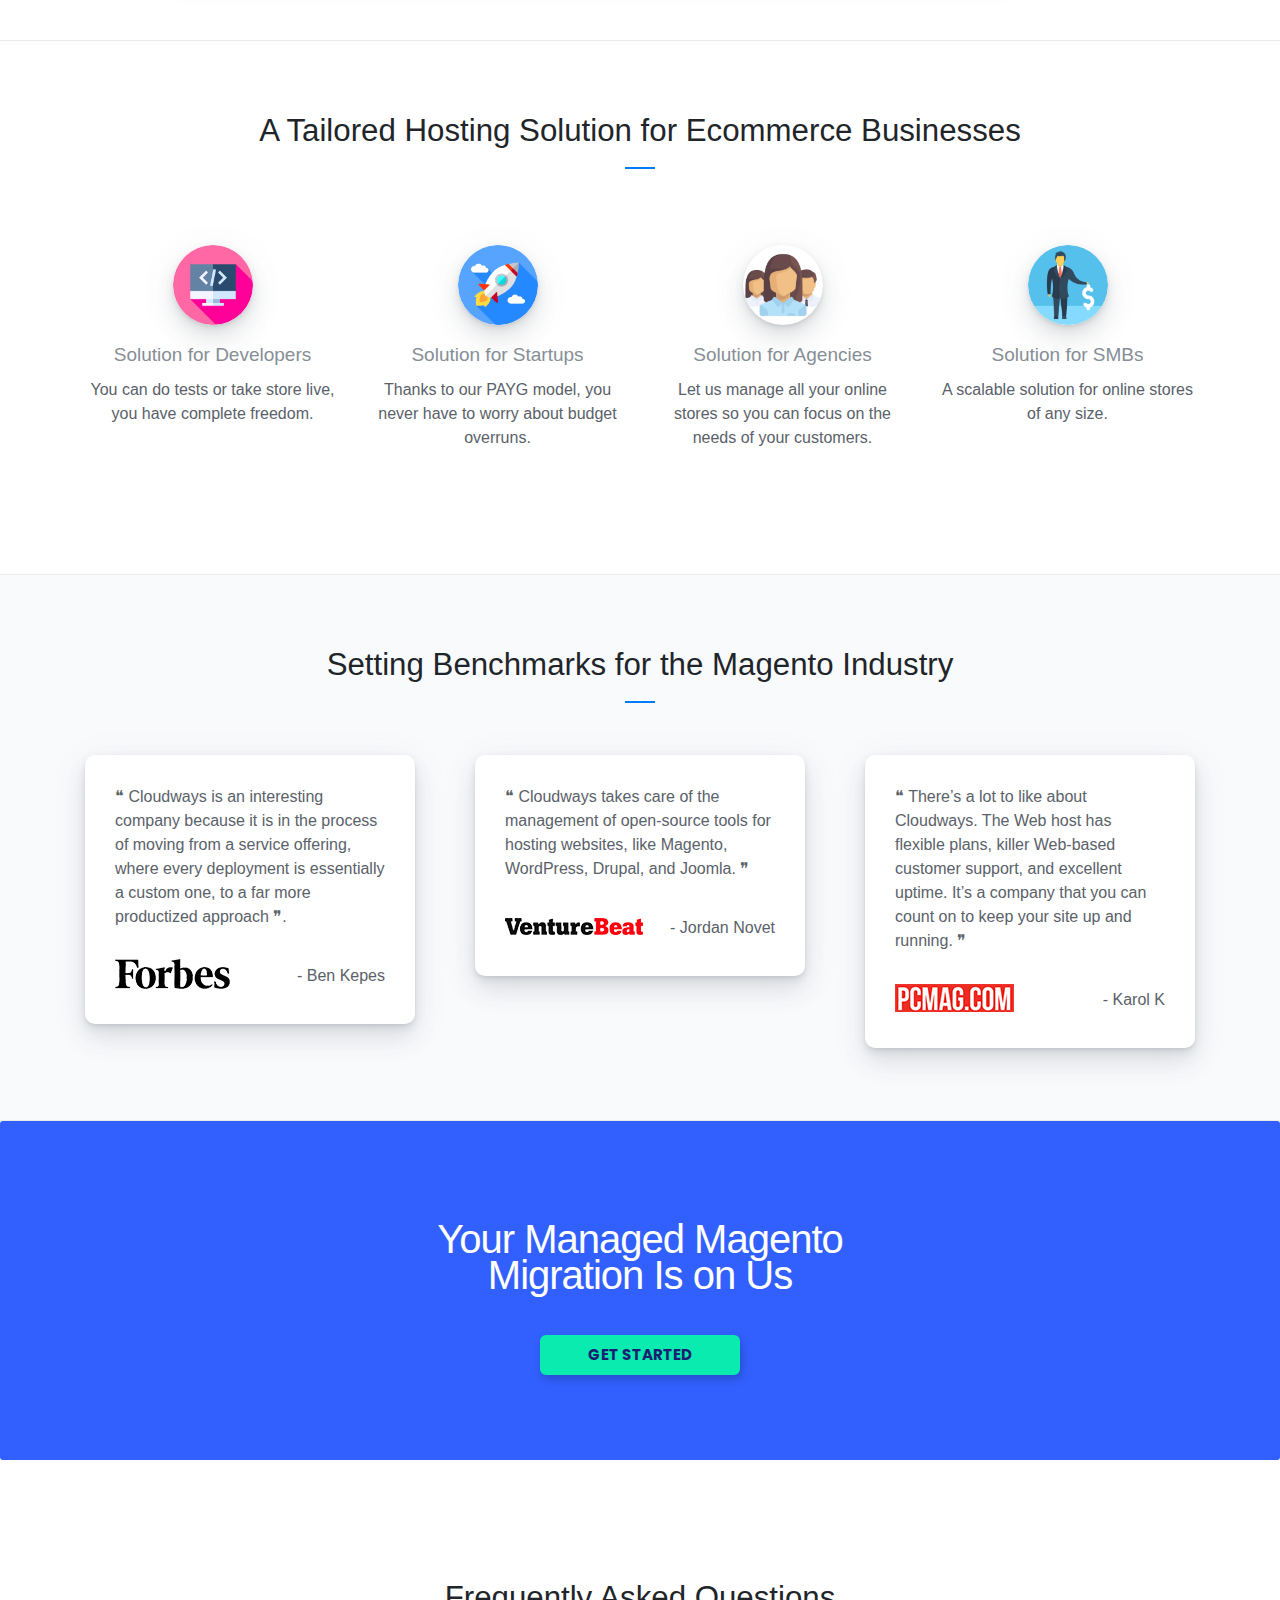
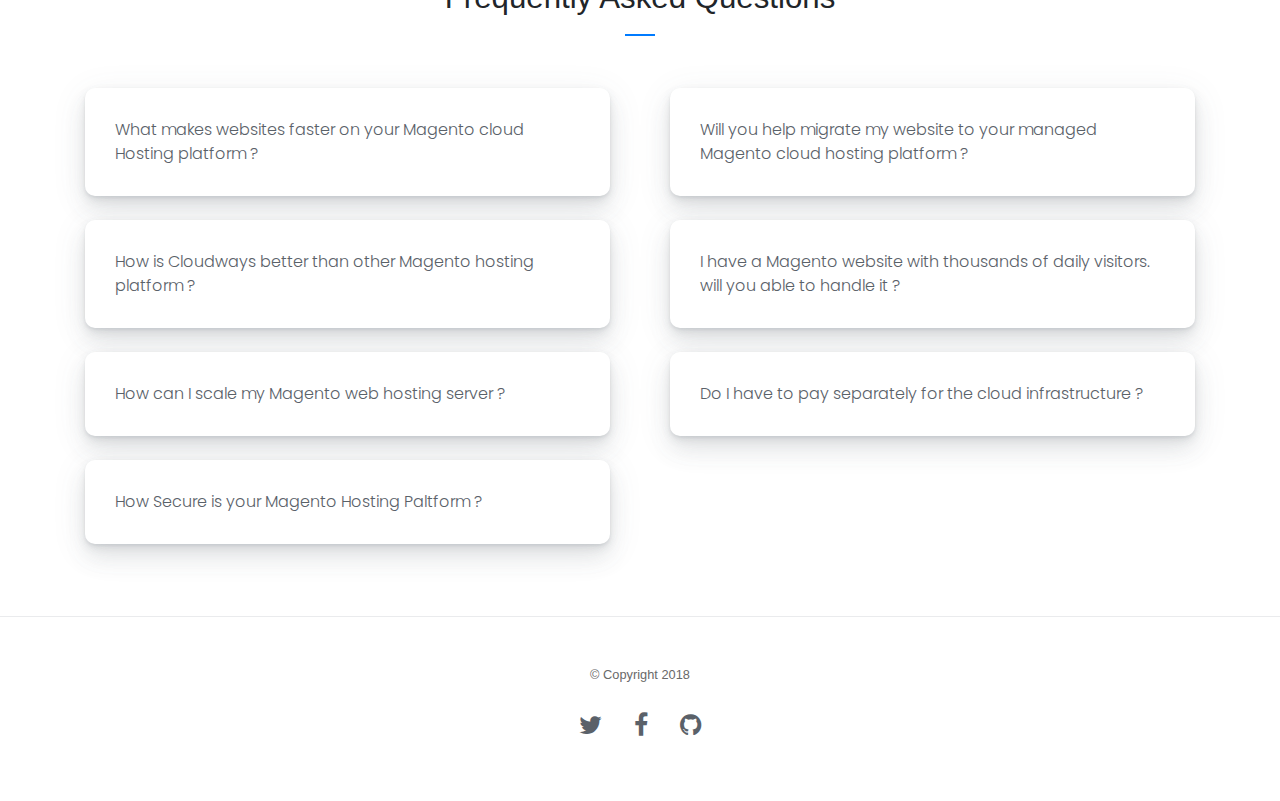
<file: magento_hosting.html>
<!doctype html>
<html class="no-js" lang="en">
    <head>
        <meta charset="utf-8">
        <meta http-equiv="x-ua-compatible" content="ie=edge">
        <title>Magento Hosting</title>
        <link rel="icon" type="image/png" href="images/app-promo/favicon.png">
        <meta name="description" content="A Magento Hosting Page by Sonu.">
        <meta name="viewport" content="width=device-width, initial-scale=1">

        <!-- CSS Dependencies -->
        <link rel="stylesheet" href="https://maxcdn.bootstrapcdn.com/bootstrap/4.0.0/css/bootstrap.min.css" integrity="sha384-Gn5384xqQ1aoWXA+058RXPxPg6fy4IWvTNh0E263XmFcJlSAwiGgFAW/dAiS6JXm" crossorigin="anonymous">
        <link href="https://maxcdn.bootstrapcdn.com/font-awesome/4.7.0/css/font-awesome.min.css" rel="stylesheet" integrity="sha384-wvfXpqpZZVQGK6TAh5PVlGOfQNHSoD2xbE+QkPxCAFlNEevoEH3Sl0sibVcOQVnN" crossorigin="anonymous">
        <link rel="stylesheet" href="css/shards.css?version=2.0.1">
        <link rel="stylesheet" href="css/shards-extras1.css">
    </head>
    <body class="shards-landing-page--1">
      <!-- Welcome Section -->
      <div class="welcome d-flex justify-content-center flex-column">
        <div class="container">
          <!-- Navigation -->
          <nav class="navbar navbar-expand-lg navbar-dark pt-4 px-0">
            <a class="navbar-brand" href="#">
              <img src="images/agency-landing/shards-logo-white.svg" class="mr-2" alt="Cloud- Pricing Page">
              Cloud
            </a>
            <button class="navbar-toggler" type="button" data-toggle="collapse" data-target="#navbarNavDropdown" aria-controls="navbarNavDropdown" aria-expanded="false" aria-label="Toggle navigation">
              <span class="navbar-toggler-icon"></span>
            </button>
            <div class="collapse navbar-collapse" id="navbarNavDropdown">
              <ul class="navbar-nav">
                <li class="nav-item">
                  <a class="nav-link" href="features.html">Features</a>
                </li>
                <li class="nav-item">
                  <a class="nav-link" href="#">Our Services</a>
                </li>
                <li class="nav-item">
                  <a class="nav-link" href="pricing.html">Pricing</a>
                </li>
              </ul>

             <ul class="header-social-icons navbar-nav ml-auto">
                <li class="nav-item">
                  <a class="nav-link" href="#">Support</a>
                </li>
                <li class="nav-item">
                  <a class="nav-link" href="contact.html">Contact</a>
                </li>
                <li class="nav-item">
                  <a class="nav-link" href="#">Login</a>
                </li>
              </ul>
            </div>
          </nav>
          <!-- / Navigation -->
        </div> <!-- .container -->

        <!-- Inner Wrapper -->
        <div class="inner-wrapper mt-auto mb-auto container">
          <div class="row">
            <div class="col-md-7">
                <h1 class="welcome-heading display-4 text-white" style="font-family:inherit">Magento Hosting For<br>Fast Performance</h1><br>
                <p class="text-white">Cloudways completes your Magento experience, advocating growth and success for your ecommerce store.</p>
                <a href="#" class="btn btn-lg btn-outline-white btn-pill align-self-center">Get Started</a>
            </div>
            <div class="col-sm-4 col-lg-4 col-md-4">
                <img class="word" id="word" src="images/app-promo/Magento-Logo.png">
            </div>
          </div>
        </div>
        <!-- / Inner Wrapper -->
      </div>
      <!-- / Welcome Section -->
      
      <!-- Our Blog Section -->
      <div class="blog section section py-4">
        <h3 class="section-title text-center m-5">Our Magento Hosting Recipe for a Successful Store</h3>
        <div class="container col-md-12 col-lg-9">
          <div class="py-4">
            <div class="row">
              <div class="card-deck">
               
               <!--  CARD 0 -->
               
                <div class="col-md-12 col-lg-11">
                  <div class="card mb-4">
                    <div class="card-body">
                      <a class="card-link star" data-toggle="collapse" href="#c0">
                           <h5 class="card-title card_t">
                            <img src="images/app-promo/performance.png" class="card_logo">
                             <h5 class="card_t">Performance</h5>
                           </h5>
                          </a>
                      <div id="c0" class="collapse par" data-parent="#accordion"><br>
                        <div class="container">
          <div class="py-4">
            <div class="row">
              <div class="card-deck">
                <div class="col-md-12 col-lg-4">
                  <div class="card mb-4">
                    
                    <div class="card-body">
                      <h4 class="card-title crd_t">SSD-Based Magento Cloud Hosting</h4>
                      <p class="card-text">We offer dedicated resources with SSD-based Magento hosting. You have full control over your cloud server that delivers superior performance.</p>
                      
                    </div>
                  </div>
                </div>

                <div class="col-md-12 col-lg-4">
                  <div class="card mb-4">
                    
                    <div class="card-body">
                      <h4 class="card-title crd_t">Advanced Cache</h4>
                      <p class="card-text">We offer advanced cache options such as Memcached, Varnish, and Redis for an unbeatable performance.</p>
                      
                    </div>
                  </div>
                </div>

                <div class="col-md-12 col-lg-4">
                  <div class="card mb-4">
                    
                    <div class="card-body">
                      <h4 class="card-title crd_t">Optimized Stack</h4>
                      <p class="card-text">Our stack makes use of latest technologies including Apache, Nginx, PHP-FPM, and MySQL/MariaDB for improved loading times.</p>
                      
                    </div>
                  </div>
                </div>
                
                <div class="col-md-12 col-lg-4">
                  <div class="card mb-4">
                    
                    <div class="card-body">
                      <h4 class="card-title crd_t">PHP 7 Ready Servers</h4>
                      <p class="card-text">All our servers offer PHP 7 by default. Witness the difference that we bring to your Magento website.</p>
                      
                    </div>
                  </div>
                </div>
                
                <div class="col-md-12 col-lg-4">
                  <div class="card mb-4">
                    
                    <div class="card-body">
                      <h4 class="card-title crd_t">CloudwaysCDN</h4>
                      <p>Simple and robust CDN that can be integrated in just a few clicks. Built to provide best hosting for magento that delivers superior performance for your Magento website.</p>
                      
                    </div>
                  </div>
                </div>
                
                <div class="col-md-12 col-lg-4">
                  <div class="card mb-4">
                    
                    <div class="card-body">
                      <h4 class="card-title crd_t">Free Magento Full Page Cache</h4>
                      <p>Our built-in Full Page Cache for Magento 1.x significantly boosts the performance of your store.</p>
                      
                    </div>
                  </div>
                </div>
                
              </div>
            </div>
          </div>
        </div>   
                      </div>
                    </div>
                  </div>
                  </div>
                
                <!--  CARD Ends Here-->
                
                <!--  CARD 1 -->
               
                <div class="col-md-12 col-lg-11">
                  <div class="card mb-4">
                    <div class="card-body">
                      <a class="card-link star" data-toggle="collapse" href="#c1">
                           <h5 class="card-title card_t">
                            <img src="images/app-promo/shield.png" class="card_logo">
                             <h5 class="card_t">Security</h5>
                           </h5>
                          </a>
                      <div id="c1" class="collapse par" data-parent="#accordion"><br>
                        <div class="container">
          <div class="py-4">
            <div class="row">
              <div class="card-deck">
                <div class="col-md-12 col-lg-4">
                  <div class="card mb-4">
                    
                    <div class="card-body">
                      <h4 class="card-title crd_t">Dedicated Firewall</h4>
                      <p class="card-text">We protect all our servers with platform-level firewalls and perform regular firmware upgrades to ensure secure Magento cloud servers.</p>
                      
                    </div>
                  </div>
                </div>

                <div class="col-md-12 col-lg-4">
                  <div class="card mb-4">
                    
                    <div class="card-body">
                      <h4 class="card-title crd_t">1-Click SSL Installation</h4>
                      <p class="card-text">Built-in Let’s Encrypt SSL certificate that improves the security of your Magento website and secures all server-client communications for free.</p>
                      
                    </div>
                  </div>
                </div>

                <div class="col-md-12 col-lg-4">
                  <div class="card mb-4">
                    
                    <div class="card-body">
                      <h4 class="card-title crd_t">Auto-Healing Servers</h4>
                      <p class="card-text">Our auto-healing feature resolves most of the server issues, ensuring minimum down time and loss for your business.</p>
                      
                    </div>
                  </div>
                </div>
                
                <div class="col-md-12 col-lg-4">
                  <div class="card mb-4">
                    
                    <div class="card-body">
                      <h4 class="card-title crd_t">IP Whitelisting</h4>
                      <p class="card-text">Whitelist IP addresses to get unrestricted access over multiple networks or regions through SSH and SFTP.</p>
                      
                    </div>
                  </div>
                </div>
                
                <div class="col-md-12 col-lg-4">
                  <div class="card mb-4">
                    
                    <div class="card-body">
                      <h4 class="card-title crd_t">Automated Backups</h4>
                      <p>You can schedule automatic backups with the frequency of your choice (hourly to weekly) or take a backup on demand.</p>
                      
                    </div>
                  </div>
                </div>
                
                <div class="col-md-12 col-lg-4">
                  <div class="card mb-4">
                    
                    <div class="card-body">
                      <h4 class="card-title crd_t">Two-Factor Authentication</h4>
                      <p>Two-Factor Authentication is an easy yet powerful layer of security for your account ensuring safety of your data.</p>
                      
                    </div>
                  </div>
                </div>
                
              </div>
            </div>
          </div>
        </div>   
                      </div>
                    </div>
                  </div>
                  </div>
                
                <!--  CARD Ends Here-->
                
                <!--  CARD 2 -->
               
                <div class="col-md-12 col-lg-11">
                  <div class="card mb-4">
                    <div class="card-body">
                      <a class="card-link star" data-toggle="collapse" href="#c2">
                           <h5 class="card-title card_t">
                            <img src="images/app-promo/conversation.png" class="card_logo">
                             <h5 class="card_t">24/7 Expert Support</h5>
                           </h5>
                          </a>
                      <div id="c2" class="collapse par" data-parent="#accordion"><br>
                        <div class="container">
          <div class="py-4">
            <div class="row">
              <div class="card-deck">
                <div class="col-md-12 col-lg-4">
                  <div class="card mb-4">
                    
                    <div class="card-body">
                      <h4 class="card-title crd_t">24/7 Expert Support</h4>
                      <p class="card-text">Our Support Team is always active, around the clock, even during the holiday season. Simply type your query and our team will sort it out.</p>
                      
                    </div>
                  </div>
                </div>

                <div class="col-md-12 col-lg-4">
                  <div class="card mb-4">
                    
                    <div class="card-body">
                      <h4 class="card-title crd_t">Active Community</h4>
                      <p class="card-text">Our strong and active community consists of experts that are constantly contributing by sharing their vast knowledge and experience.</p>
                      
                    </div>
                  </div>
                </div>

                <div class="col-md-12 col-lg-4">
                  <div class="card mb-4">
                    
                    <div class="card-body">
                      <h4 class="card-title crd_t">Knowledge Base</h4>
                      <p class="card-text">We offer a centralized knowledge base to our customers. Your go-to resource if you need any help regarding our hosting platform.</p>
                      
                    </div>
                  </div>
                </div>
                
                <div class="col-md-12 col-lg-4">
                  <div class="card mb-4">
                    
                    <div class="card-body">
                      <h4 class="card-title crd_t">24/7 Ticketing</h4>
                      <p class="card-text">With our 24/7 ticketing system, you can keep track of your queries while our team of experts take care of all your issues.</p>
                      
                    </div>
                  </div>
                </div>
                
                <div class="col-md-12 col-lg-4">
                  <div class="card mb-4">
                    
                    <div class="card-body">
                      <h4 class="card-title crd_t">Managed Migrations</h4>
                      <p>Never worry about migrating to our hosting platform. Let us know about your application and we’ll move without breaking things.</p>
                      
                    </div>
                  </div>
                </div>
                
                <div class="col-md-12 col-lg-4">
                  <div class="card mb-4">
                    
                    <div class="card-body">
                      <h4 class="card-title crd_t">Troubleshooting</h4>
                      <p>Our Cloud Engineers are experts in identifying bugs and issues. In case you face a server -related issue, simply contact our team and let them take care of things.</p>
                      
                    </div>
                  </div>
                </div>
                
              </div>
            </div>
          </div>
        </div>   
                      </div>
                    </div>
                  </div>
                  </div>
                
                <!--  CARD Ends Here-->
                
                <!--  CARD 3 -->
               
                <div class="col-md-12 col-lg-11">
                  <div class="card mb-4">
                    <div class="card-body">
                      <a class="card-link star" data-toggle="collapse" href="#c3">
                           <h5 class="card-title card_t">
                            <img src="images/app-promo/workflow.png" class="card_logo">
                             <h5 class="card_t">Workflows</h5>
                           </h5>
                          </a>
                      <div id="c3" class="collapse par" data-parent="#accordion"><br>
                        <div class="container">
          <div class="py-4">
            <div class="row">
              <div class="card-deck">
                <div class="col-md-12 col-lg-4">
                  <div class="card mb-4">
                    
                    <div class="card-body">
                      <h4 class="card-title crd_t">Git Integration</h4>
                      <p class="card-text">Git comes preinstalled on Our Platform. No need to waste time setting up Git for your project. Just focus on writing code.</p>
                      
                    </div>
                  </div>
                </div>

                <div class="col-md-12 col-lg-4">
                  <div class="card mb-4">
                    
                    <div class="card-body">
                      <h4 class="card-title crd_t">SSH and SFTP Access</h4>
                      <p class="card-text">Via SSH and SFTP, you can securely access servers and update applications. You can also create unique SFTP credentials for your team.</p>
                      
                    </div>
                  </div>
                </div>

                <div class="col-md-12 col-lg-4">
                  <div class="card mb-4">
                    
                    <div class="card-body">
                      <h4 class="card-title crd_t">Application & Server Cloning</h4>
                      <p class="card-text">You can clone the entire server or make individual application copies in just 1-Click. Your files and databases are copied to new staging URLs.</p>
                      
                    </div>
                  </div>
                </div>
                
                <div class="col-md-12 col-lg-4">
                  <div class="card mb-4">
                    
                    <div class="card-body">
                      <h4 class="card-title crd_t">One Account, Multiple Teams</h4>
                      <p class="card-text">One team member can be a part of multiple teams on Our Platform. You can also easily split projects between the relevant teams.</p>
                      
                    </div>
                  </div>
                </div>
                
                <div class="col-md-12 col-lg-4">
                  <div class="card mb-4">
                    
                    <div class="card-body">
                      <h4 class="card-title crd_t">Staging Area & URLs</h4>
                      <p>Get the most out of our multiple staging areas and URLs where you can test and develop without breaking your live website.</p>
                      
                    </div>
                  </div>
                </div>
                
                <div class="col-md-12 col-lg-4">
                  <div class="card mb-4">
                    
                    <div class="card-body">
                      <h4 class="card-title crd_t">Add Team Members</h4>
                      <p>Distribute workload among team members by assigning them limited or full access of your server or application.</p>
                      
                    </div>
                  </div>
                </div>
                
              </div>
            </div>
          </div>
        </div>   
                      </div>
                    </div>
                  </div>
                  </div>
                
                <!--  CARD Ends Here-->
                
              </div>
            </div>
          </div>
        </div>
      </div>

      <!-- / Our Blog Section -->
     
       
       <!-- Agility Section -->
      <div class="testimonials section py-4">
          <h3 class="section-title text-center m-5">A Tailored Hosting Solution for Ecommerce Businesses</h3>

          <div class="container py-5">
            <div class="row">
                <div class="col-md-3 testimonial text-center">
                    <div class="avatar rounded-circle with-shadows mb-3 ml-auto mr-auto">
                        <img src="images/common/programming.png" class="w-100" alt="Live" />
                    </div>
                    <span class="text-muted d-block mb-2" style="font-size: 19px">Solution for Developers</span>
                    <p>You can do tests or take store live, you have complete freedom.<br><br></p>
                </div>
                
                <div class="col-md-3 testimonial text-center">
                    <div class="avatar rounded-circle with-shadows mb-3 ml-auto mr-auto">
                        <img src="images/common/startup.png" class="w-100" alt="Pro">
                    </div>
                    <span class="text-muted d-block mb-2" style="font-size: 19px">Solution for Startups</span>
                    <p>Thanks to our PAYG model, you never have to worry about budget overruns.<br><br></p>
                </div>
                
                <div class="col-md-3 testimonial text-center">
                    <div class="avatar rounded-circle with-shadows mb-3 ml-auto mr-auto">
                        <img src="images/common/network.png" class="w-100" alt="Scale" style="height:80px">
                    </div>
                    <span class="text-muted d-block mb-2" style="font-size: 19px">Solution for Agencies</span>
                    <p>Let us manage all your online stores so you can focus on the needs of your customers.<br><br></p>
                </div>
                
                <div class="col-md-3 testimonial text-center">
                    <div class="avatar rounded-circle with-shadows mb-3 ml-auto mr-auto">
                        <img src="images/common/businessman.png" class="w-100" alt="Scale" />
                    </div>
                    <span class="text-muted d-block mb-2" style="font-size: 19px">Solution for SMBs</span>
                    <p>A scalable solution for online stores of any size.<br><br></p>
                </div>
            </div>
          </div>
      </div>
      <!-- / Agility Section --> 
        
        <!-- Our Blog Section -->
      <div class="blog section section-invert py-4">
        <h3 class="section-title text-center m-5">Setting Benchmarks for the Magento Industry</h3>
        <div class="container">
          <div class="py-4">
            <div class="row">
              <div class="card-deck">
                <div class="col-md-12 col-lg-4">
                  <div class="card mb-4">
                    
                    <div class="card-body">
                      
                      <p class="card-text">❝ Cloudways is an interesting company because it is in the process of moving from a service offering, where every deployment is essentially a custom one, to a far more productized approach ❞.</p>
                      <img src="images/app-promo/forbes.jpg" alt="Review Signal">
                      <strong class="sign">- Ben Kepes</strong>
                    </div>
                  </div>
                </div>

                <div class="col-md-12 col-lg-4">
                  <div class="card mb-4">
                    
                    <div class="card-body">
                      
                      <p class="card-text">❝ Cloudways takes care of the management of open-source tools for hosting websites, like Magento, WordPress, Drupal, and Joomla. ❞</p>
                      <img src="images/app-promo/venture.jpg" alt="Tech Radar">
                      <strong class="sign">- Jordan Novet</strong>
                    </div>
                  </div>
                </div>

                <div class="col-md-12 col-lg-4">
                  <div class="card mb-4">
                    
                    <div class="card-body">
                      
                      <p class="card-text">❝ There’s a lot to like about Cloudways. The Web host has flexible plans, killer Web-based customer support, and excellent uptime. It’s a company that you can count on to keep your site up and running.  ❞</p>
                      <img src="images/app-promo/pcmag.jpg" alt="Pcmag">
                      <strong class="sign">- Karol K</strong>
                    </div>
                  </div>
                </div>
              </div>
            </div>
          </div>
        </div>
      </div>
      <!-- / Our Blog Section -->
      
       <!--Widget Contact Sale-->
        <section id="" class="wt-cntc-sale-wrapper">
        <div class="wt-cntc-sale-main "style="color: #fff">
        <h2 style="font-family: inherit;font-weight: 230"><b>Your Managed Magento<br> Migration Is on   Us</b></h2>
         <div class="wt-cntc-sale-btn"> 
          <a href="/en/contact_us.php" class="btn cw-glb-btn">GET STARTED
            </a>
         </div>
         </div>
        </section><br><br>
     <!--Widget Contact Sale-->
      
      
      
      
      <!-- FAQ -->
      <div class="blog section section py-4">
        <h3 class="section-title text-center m-5">Frequently Asked Questions</h3>
        <div class="container">
          <div class="py-4">
            <div class="row">
              <div class="card-deck">
               
                <div class="col-md-12 col-lg-6">
                  <div class="card mb-4">
                    <div class="card-body">
                      <a class="card-link star" data-toggle="collapse" href="#a1">
                       What makes websites faster on your Magento cloud Hosting platform ?
                      </a>
                      <div id="a1" class="collapse par" data-parent="#accordion"><br>
                        Our engineers have deployed a highly effective formula which is implemented on our managed cloud hosting platform.<br><br>The ThunderStack formula contains advanced caching technologies such as Varnish and Memcached among many other backend configurations which ensure 100% performance of your web store.<br><br>Additionally, we offer built-in Full Page Cache plugin by Amasty for Magento 1.x and in-house CloudwaysCDN that improves the speed of your Magento website.    
                      </div>
                    
                     
                    </div>
                  </div>
                </div>

                <div class="col-md-12 col-lg-6">
                  <div class="card mb-4">
                    <div class="card-body">
                      <a class="card-link star" data-toggle="collapse" href="#a2">
                       Will you help migrate my website to your managed Magento cloud hosting platform ?
                      </a>
                      <div id="a2" class="collapse par" data-parent="#accordion"><br>
                        Cloudways offers managed migration service for your Magento websites. You can just sit back and relax while our cloud engineers do all the heavy lifting.<br><br>With our Magento optimized hosting you can be assured that your website will be fully optimized on the cloud infrastructure of your choice, and it will run flawlessly on our managed Magento cloud hosting. Your first migration is absolutely Free!<br><br>For more details on how to request a managed migration, read about our migration service..   
                      </div>
                    
                     
                    </div>
                  </div>
                </div>

                <div class="col-md-12 col-lg-6">
                  <div class="card mb-4">
                    <div class="card-body">
                      <a class="card-link star" data-toggle="collapse" href="#a3">
                        How is Cloudways better than other Magento hosting platform ?
                      </a>
                      <div id="a3" class="collapse par" data-parent="#accordion"><br>
                        Cloudways is a highly intuitive managed hosting platform which allows you to complete tasks such as monitoring, scaling, cloning, cloud backups, restores, and much more under 1-Click operation. The customized ThunderStack caching formula ensures that the Magento store loads faster on the best Magento hosting platform, allowing you to have increased sales and revenues.<br><br>The combination of 24/7/365 customer support and time-saving managed Magento hosting platform gives the ultimate peace of mind. The fully managed Magento hosting comes with server level security protecting from attacks. Our team stays on the toes 24/7 to patch any important OS updates.<br><br>Moreover, the Magento web hosting platform comes with API that allows developers, agencies, Ecommerce store owners, and SaaS companies to automate their relevant tasks with ease.    
                      </div>
                    
                     
                    </div>
                  </div>
                </div>
                
                <div class="col-md-12 col-lg-6">
                  <div class="card mb-4">
                    <div class="card-body">
                      <a class="card-link star" data-toggle="collapse" href="#c4">
                         I have a Magento website with thousands of daily visitors. will you able to handle it ?
                      </a>
                      <div id="c4" class="collapse par" data-parent="#accordion"><br>
                        Definitely, yes! Our fully managed and fast Magento hosting services offer different server sizes to meet the needs of all Magento use cases. Magento store owners can fulfill all of their managed Magento cloud hosting needs with Cloudways.<br><br>Moreover, we have the auto-scalable container-based Kyup cloud infrastructure that scales resources when a need arises.    
                      </div>
                    
                     
                    </div>
                  </div>
                </div>
                
                <div class="col-md-12 col-lg-6">
                  <div class="card mb-4">
                    <div class="card-body">
                      <a class="card-link star" data-toggle="collapse" href="#c5">
                         How can I scale my Magento web hosting server ? 
                      </a>
                      <div id="c5" class="collapse par" data-parent="#accordion"><br>
                        Yes, in 1-Click! We offer the best managed hosting for Magento where you can scale in just 1-Click, without having to worry about downtime. You don’t need any technical knowledge at all to scale your managed web hosting server. You don’t need to send an email or contact support staff. You can do it yourself, whenever you feel like by simply dragging a slider to the desired size.    
                      </div>
                    
                     
                    </div>
                  </div>
                </div>
                
                <div class="col-md-12 col-lg-6">
                  <div class="card mb-4">
                    <div class="card-body">
                      <a class="card-link star" data-toggle="collapse" href="#c6">
                        Do I have to pay separately for the cloud infrastructure ?
                      </a>
                      <div id="c6" class="collapse par" data-parent="#accordion"><br>
                        No! Our Platform delivers you managed Magento hosting experience on top of world-class cloud infrastructures at a reasonable cost.<br><br>Magento hosting pricing and plans are inclusive of all management and cloud infrastructure costs. Thus, you don’t have to pay an extra penny for the cloud infrastructure.    
                      </div>
                    
                     
                    </div>
                  </div>
                </div>
                
                <div class="col-md-12 col-lg-6">
                  <div class="card mb-4">
                    <div class="card-body">
                      <a class="card-link star" data-toggle="collapse" href="#c7">
                        How Secure is your Magento Hosting Paltform ?
                      </a>
                      <div id="c7" class="collapse par" data-parent="#accordion"><br>
                        Despite increasing threats to Magento web stores, we have been incident free throughout our operational history.<br>We are serious about security and we’re aware of the threats that stores face, in particular. Cloud engineers are actively monitoring 24/7, firmware and OS patches are applied frequently, while server level firewalls add another layer of protection.    
                      </div>
                    
                     
                    </div>
                  </div>
                </div>
                
              </div>
            </div>
          </div>
        </div>
      </div>

      <!-- / FAQ -->
     
 
      <!-- Footer Section -->
      <footer class="main-footer py-5">
      <p class="text-center small p-0 mb-4" style="color: dimgray">&copy; Copyright 2018 </p>
      <div class="social d-table mx-auto">
        <a class="twitter mx-3 h4 d-inline-block text-secondary" href="https://twitter.com/DesignRevision" target="_blank">
          <i class="fa fa-twitter"></i>
          <span class="sr-only">View our Twitter Profile</span>
        </a>
        <a class="facebook mx-3 h4 d-inline-block text-secondary" href="https://www.facebook.com/designrevision" target="_blank">
          <i class="fa fa-facebook"></i>
          <span class="sr-only">View our Facebook Profile
            </span>
        </a>
        <a class="github mx-3 h4 d-inline-block text-secondary" href="https://github.com/designrevision" target="_blank">
          <i class="fa fa-github"></i>
          <span class="sr-only">View our GitHub Profile</span>
        </a>
      </div>
    </footer>
      <!-- / Footer Section -->

      <!-- JavaScript Dependencies -->
      <script src="https://code.jquery.com/jquery-3.2.1.min.js" integrity="sha256-hwg4gsxgFZhOsEEamdOYGBf13FyQuiTwlAQgxVSNgt4=" crossorigin="anonymous"></script>
      <script src="https://cdnjs.cloudflare.com/ajax/libs/popper.js/1.11.0/umd/popper.min.js" integrity="sha384-b/U6ypiBEHpOf/4+1nzFpr53nxSS+GLCkfwBdFNTxtclqqenISfwAzpKaMNFNmj4" crossorigin="anonymous"></script>
      <script src="https://maxcdn.bootstrapcdn.com/bootstrap/4.0.0/js/bootstrap.min.js" integrity="sha384-JZR6Spejh4U02d8jOt6vLEHfe/JQGiRRSQQxSfFWpi1MquVdAyjUar5+76PVCmYl" crossorigin="anonymous"></script>
    </body>
</html>
</file>
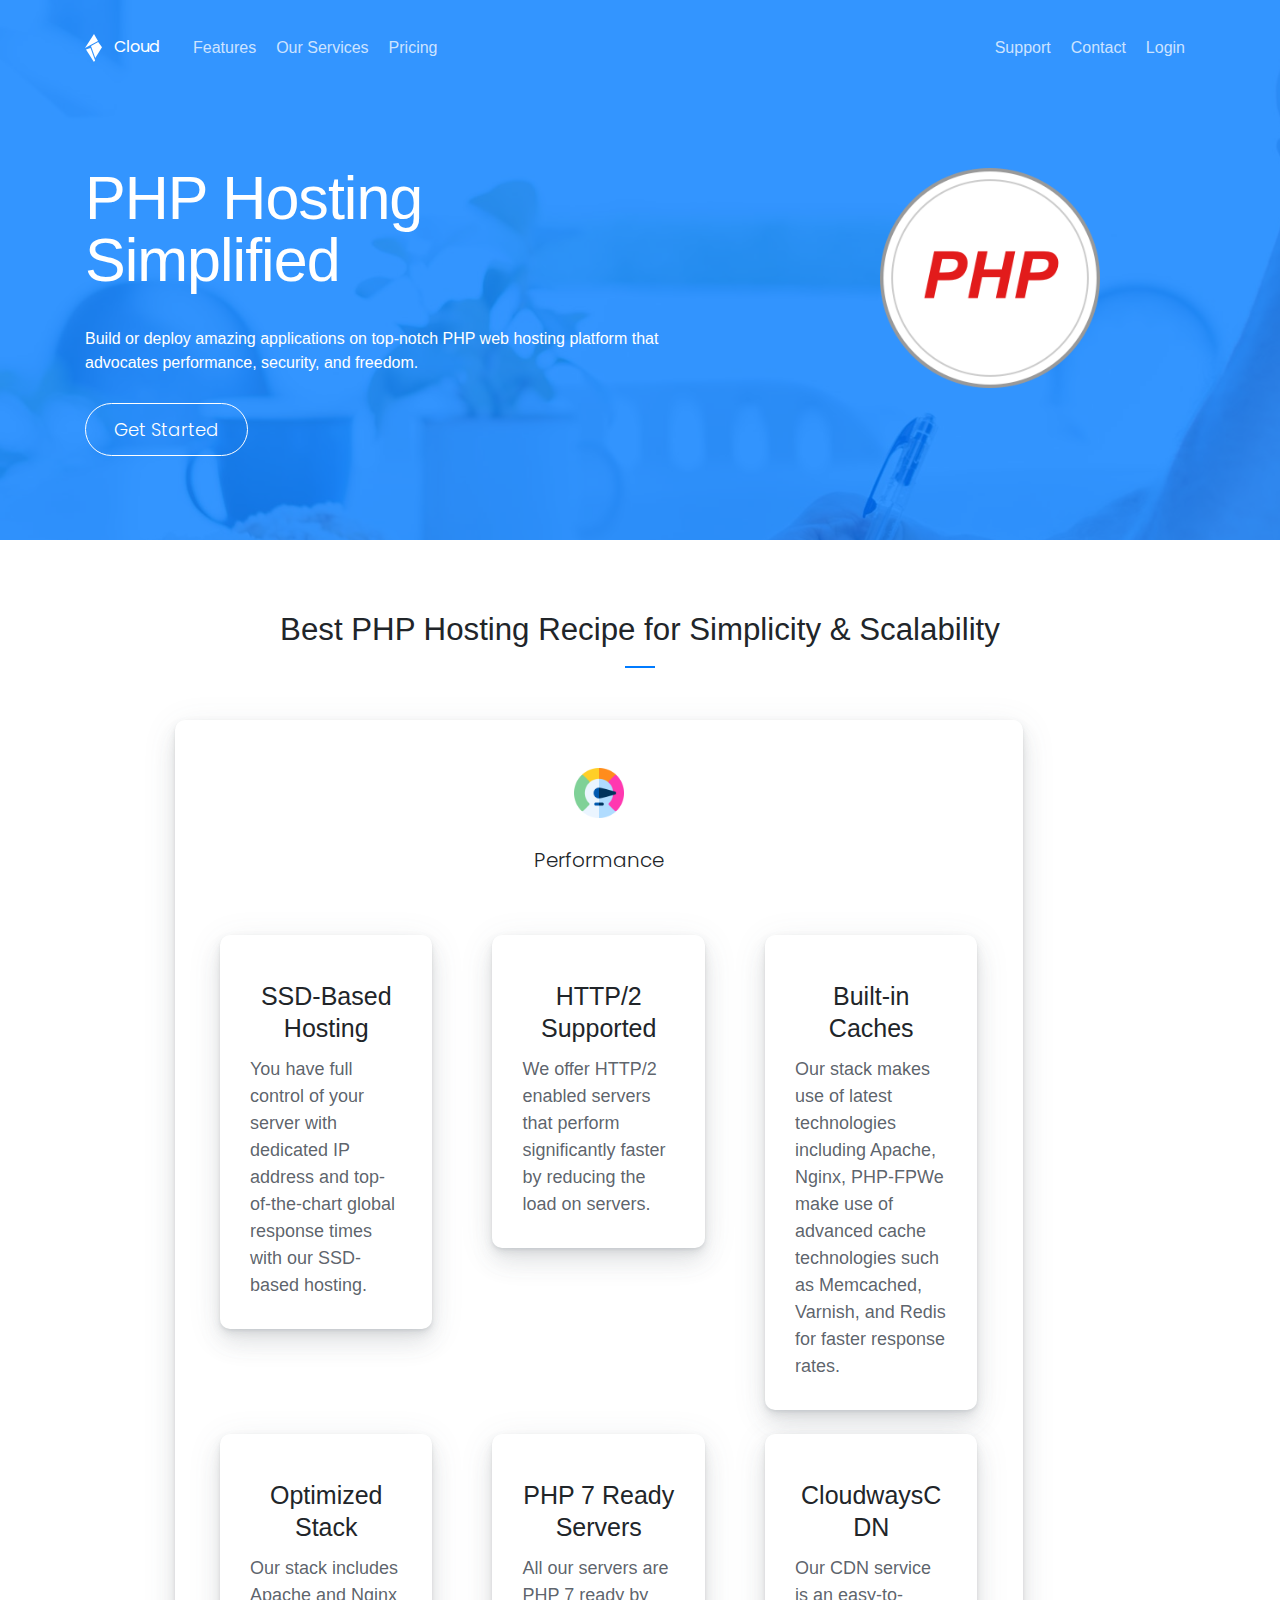
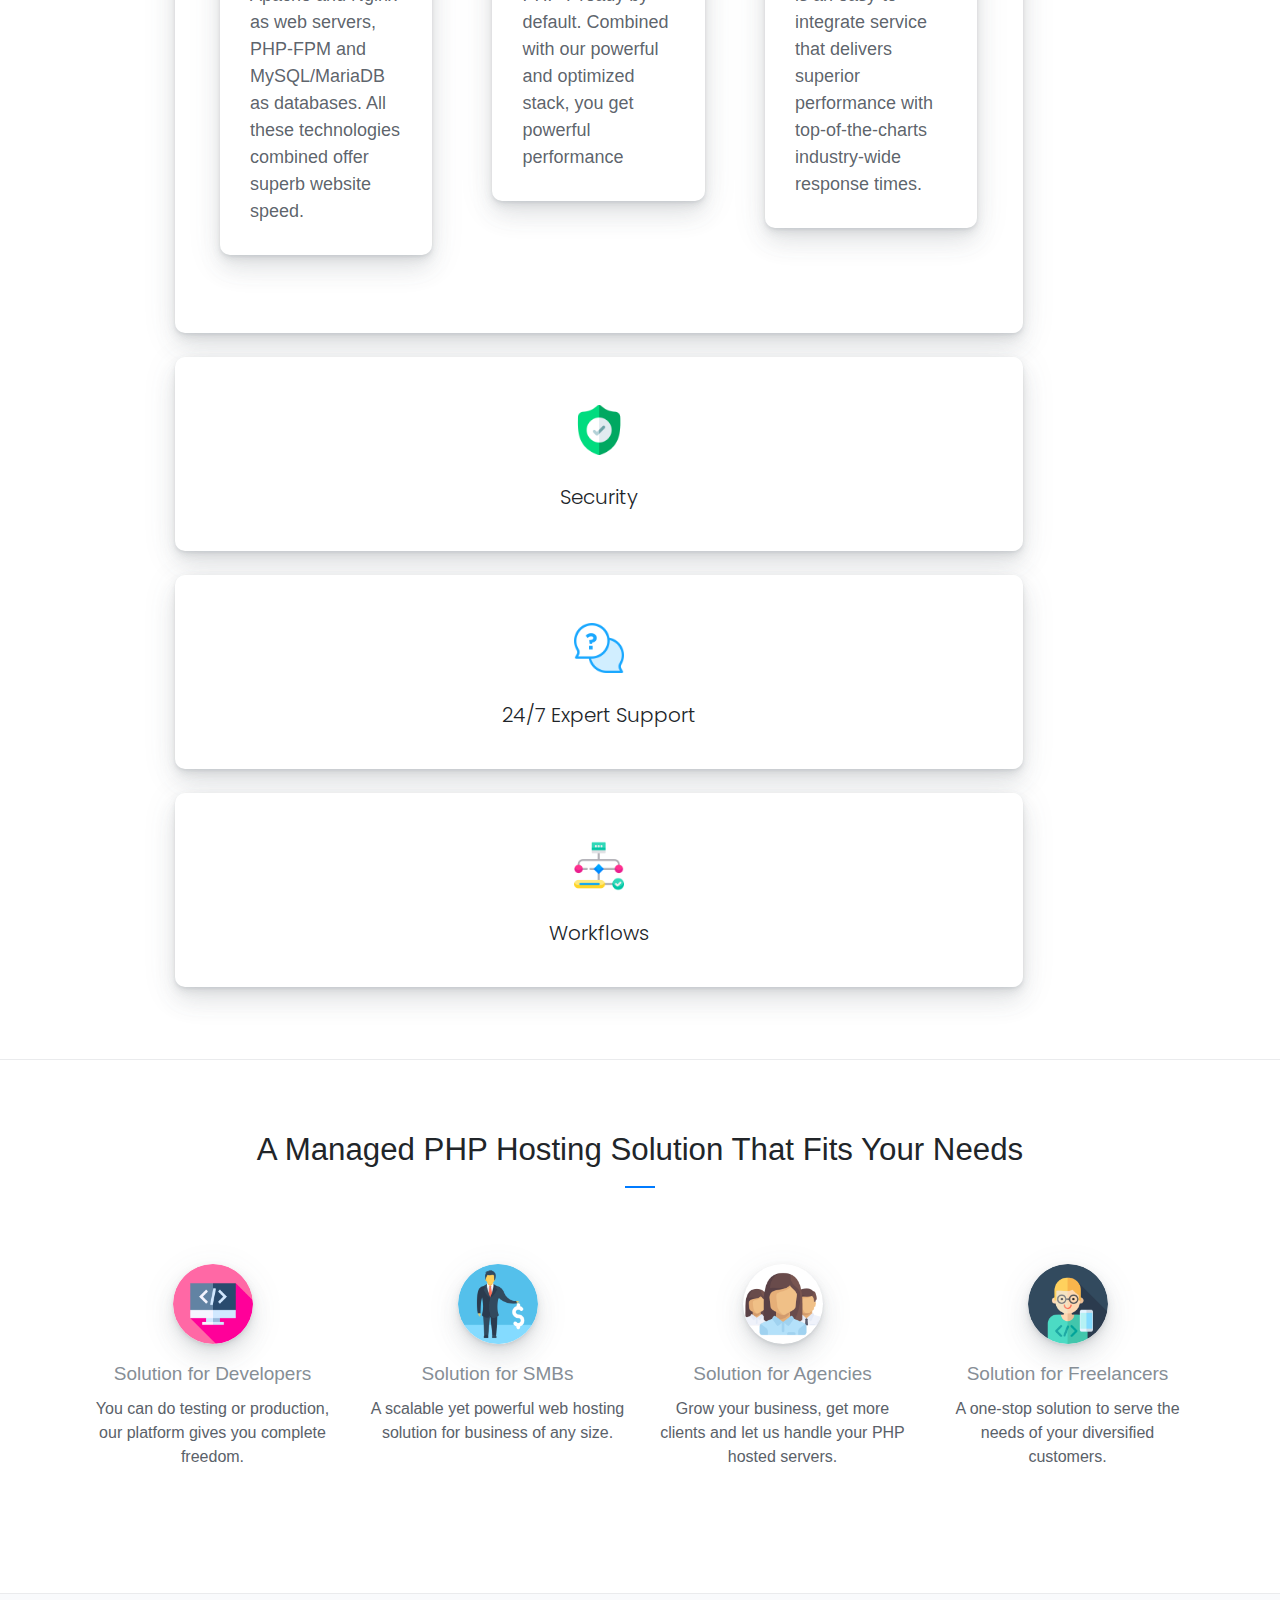
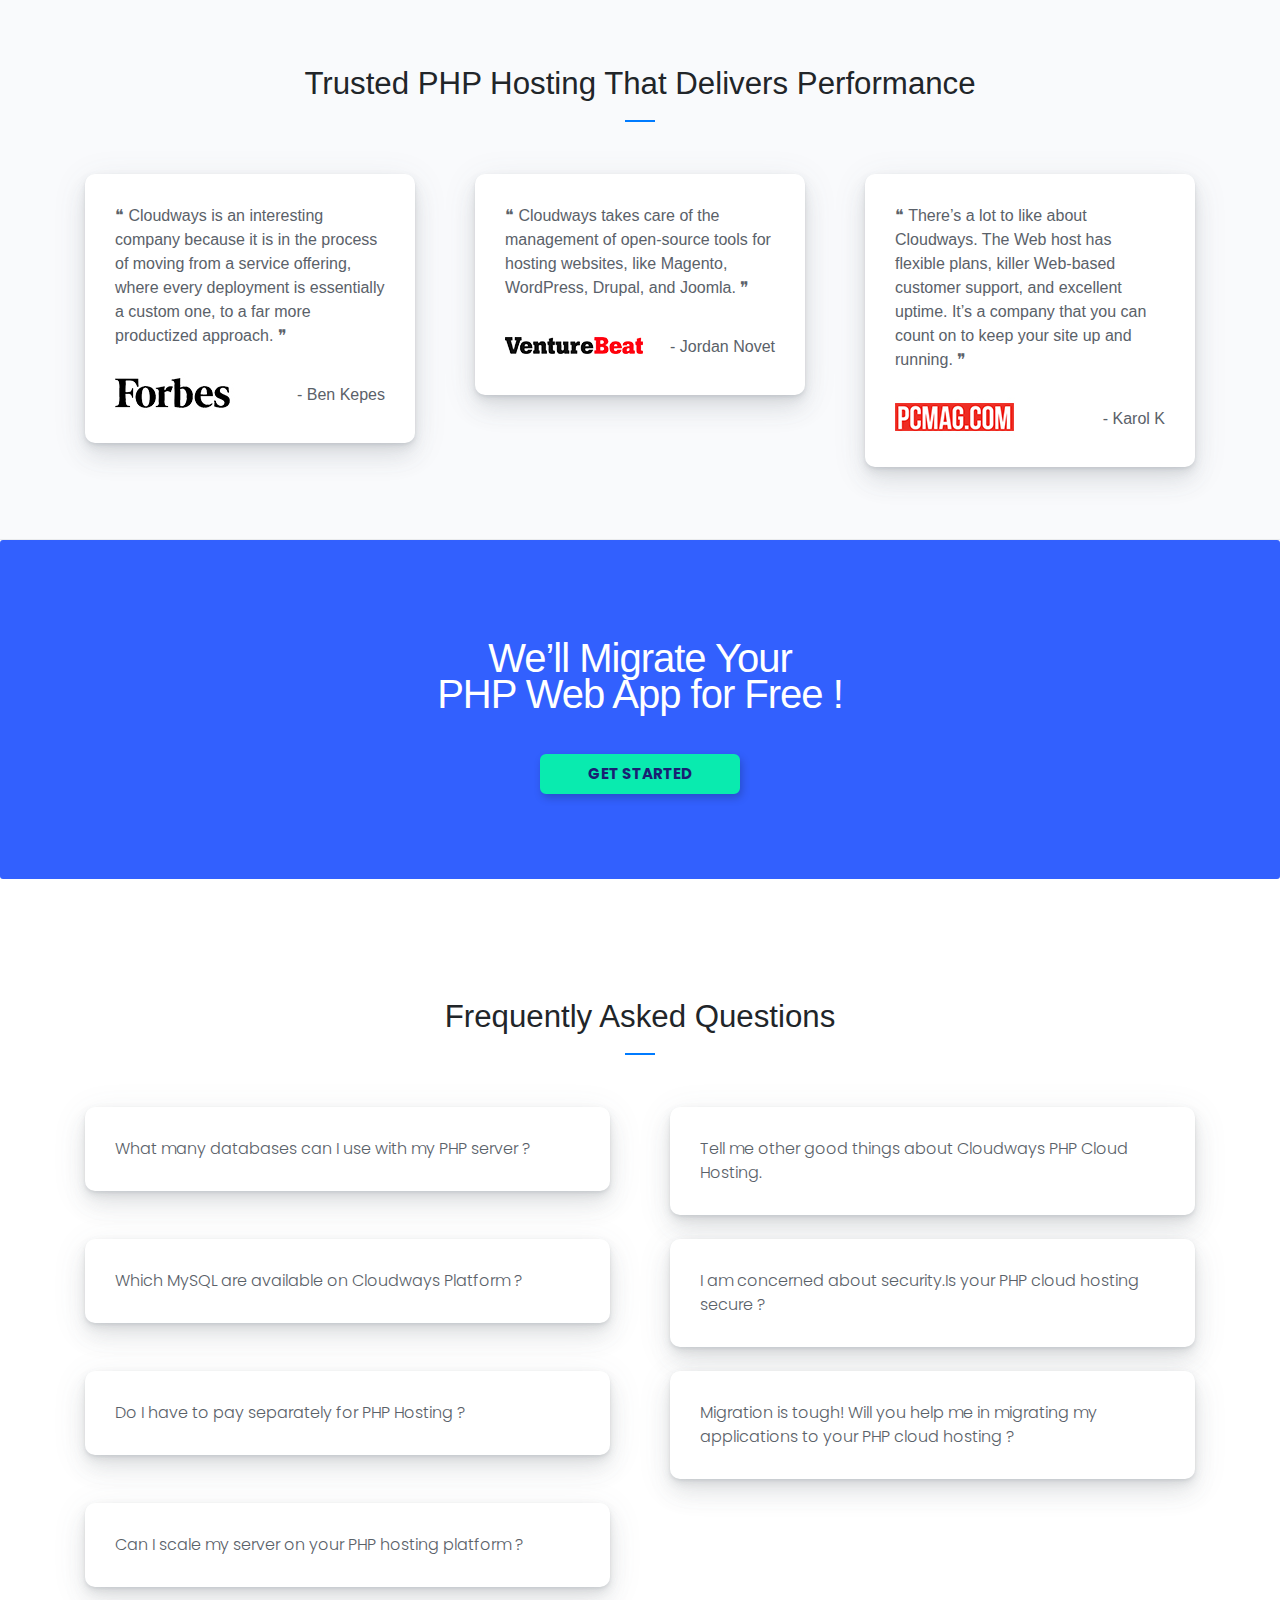
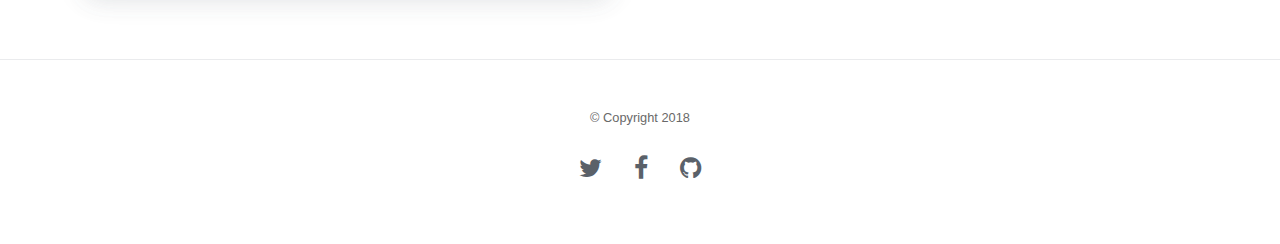
<file: php_hosting.html>
<!doctype html>
<html class="no-js" lang="en">
    <head>
        <meta charset="utf-8">
        <meta http-equiv="x-ua-compatible" content="ie=edge">
        <title>PHP Hosting</title>
        <link rel="icon" type="image/png" href="images/app-promo/favicon.png">
        <meta name="description" content="A PHP Hosting Page by Sonu.">
        <meta name="viewport" content="width=device-width, initial-scale=1">

        <!-- CSS Dependencies -->
        <link rel="stylesheet" href="https://maxcdn.bootstrapcdn.com/bootstrap/4.0.0/css/bootstrap.min.css" integrity="sha384-Gn5384xqQ1aoWXA+058RXPxPg6fy4IWvTNh0E263XmFcJlSAwiGgFAW/dAiS6JXm" crossorigin="anonymous">
        <link href="https://maxcdn.bootstrapcdn.com/font-awesome/4.7.0/css/font-awesome.min.css" rel="stylesheet" integrity="sha384-wvfXpqpZZVQGK6TAh5PVlGOfQNHSoD2xbE+QkPxCAFlNEevoEH3Sl0sibVcOQVnN" crossorigin="anonymous">
        <link rel="stylesheet" href="css/shards.css?version=2.0.1">
        <link rel="stylesheet" href="css/shards-extras1.css">
    </head>
    <body class="shards-landing-page--1">
      <!-- Welcome Section -->
      <div class="welcome d-flex justify-content-center flex-column">
        <div class="container">
          <!-- Navigation -->
          <nav class="navbar navbar-expand-lg navbar-dark pt-4 px-0">
            <a class="navbar-brand" href="#">
              <img src="images/agency-landing/shards-logo-white.svg" class="mr-2" alt="Cloud- Pricing Page">
              Cloud
            </a>
            <button class="navbar-toggler" type="button" data-toggle="collapse" data-target="#navbarNavDropdown" aria-controls="navbarNavDropdown" aria-expanded="false" aria-label="Toggle navigation">
              <span class="navbar-toggler-icon"></span>
            </button>
            <div class="collapse navbar-collapse" id="navbarNavDropdown">
              <ul class="navbar-nav">
                <li class="nav-item">
                  <a class="nav-link" href="features.html">Features</a>
                </li>
                <li class="nav-item">
                  <a class="nav-link" href="#">Our Services</a>
                </li>
                <li class="nav-item">
                  <a class="nav-link" href="pricing.html">Pricing</a>
                </li>
              </ul>

             <ul class="header-social-icons navbar-nav ml-auto">
                <li class="nav-item">
                  <a class="nav-link" href="#">Support</a>
                </li>
                <li class="nav-item">
                  <a class="nav-link" href="contact.html">Contact</a>
                </li>
                <li class="nav-item">
                  <a class="nav-link" href="#">Login</a>
                </li>
              </ul>
            </div>
          </nav>
          <!-- / Navigation -->
        </div> <!-- .container -->

        <!-- Inner Wrapper -->
        <div class="inner-wrapper mt-auto mb-auto container">
          <div class="row">
            <div class="col-md-7">
                <h1 class="welcome-heading display-4 text-white" style="font-family:inherit">PHP Hosting<br>Simplified</h1><br>
                <p class="text-white">Build or deploy amazing applications on top-notch PHP web hosting platform that advocates performance, security, and freedom.</p>
                <a href="#" class="btn btn-lg btn-outline-white btn-pill align-self-center">Get Started</a>
            </div>
            <div class="col-sm-4 col-lg-4 col-md-4">
                <img class="word" id="word" src="images/app-promo/php.png">
            </div>
          </div>
        </div>
        <!-- / Inner Wrapper -->
      </div>
      <!-- / Welcome Section -->
      
      <!-- Our Blog Section -->
      <div class="blog section section py-4">
        <h3 class="section-title text-center m-5">Best PHP Hosting Recipe for Simplicity & Scalability</h3>
        <div class="container col-md-12 col-lg-9">
          <div class="py-4">
            <div class="row">
              <div class="card-deck">
               
               <!--  CARD 0 -->
               
                <div class="col-md-12 col-lg-11">
                  <div class="card mb-4">
                    <div class="card-body">
                      <a class="card-link star" data-toggle="collapse" href="#c0">
                           <h5 class="card-title card_t">
                            <img src="images/app-promo/performance.png" class="card_logo">
                             <h5 class="card_t">Performance</h5>
                           </h5>
                          </a>
                      <div id="c0" class="collapse par show" data-parent="#accordion"><br>
                        <div class="container">
          <div class="py-4">
            <div class="row">
              <div class="card-deck">
                <div class="col-md-12 col-lg-4">
                  <div class="card mb-4">
                    
                    <div class="card-body">
                      <h4 class="card-title crd_t">SSD-Based Hosting</h4>
                      <p class="card-text">You have full control of your server with dedicated IP address and top-of-the-chart global response times with our SSD-based hosting.</p>
                      
                    </div>
                  </div>
                </div>

                <div class="col-md-12 col-lg-4">
                  <div class="card mb-4">
                    
                    <div class="card-body">
                      <h4 class="card-title crd_t">HTTP/2 Supported</h4>
                      <p class="card-text">We offer HTTP/2 enabled servers that perform significantly faster by reducing the load on servers.</p>
                      
                    </div>
                  </div>
                </div>

                <div class="col-md-12 col-lg-4">
                  <div class="card mb-4">
                    
                    <div class="card-body">
                      <h4 class="card-title crd_t">Built-in Caches</h4>
                      <p class="card-text">Our stack makes use of latest technologies including Apache, Nginx, PHP-FPWe make use of advanced cache technologies such as Memcached, Varnish, and Redis for faster response rates.</p>
                      
                    </div>
                  </div>
                </div>
                
                <div class="col-md-12 col-lg-4">
                  <div class="card mb-4">
                    
                    <div class="card-body">
                      <h4 class="card-title crd_t">Optimized Stack</h4>
                      <p class="card-text">Our stack includes Apache and Nginx as web servers, PHP-FPM and MySQL/MariaDB as databases. All these technologies combined offer superb website speed.</p>
                      
                    </div>
                  </div>
                </div>
                
                <div class="col-md-12 col-lg-4">
                  <div class="card mb-4">
                    
                    <div class="card-body">
                      <h4 class="card-title crd_t">PHP 7 Ready Servers</h4>
                      <p>All our servers are PHP 7 ready by default. Combined with our powerful and optimized stack, you get powerful performance</p>
                      
                    </div>
                  </div>
                </div>
                
                <div class="col-md-12 col-lg-4">
                  <div class="card mb-4">
                    
                    <div class="card-body">
                      <h4 class="card-title crd_t">CloudwaysCDN</h4>
                      <p>Our CDN service is an easy-to-integrate service that delivers superior performance with top-of-the-charts industry-wide response times.</p>
                      
                    </div>
                  </div>
                </div>
                
              </div>
            </div>
          </div>
        </div>   
                      </div>
                    </div>
                  </div>
                  </div>
                
                <!--  CARD Ends Here-->
                
                <!--  CARD 1 -->
               
                <div class="col-md-12 col-lg-11">
                  <div class="card mb-4">
                    <div class="card-body">
                      <a class="card-link star" data-toggle="collapse" href="#c1">
                           <h5 class="card-title card_t">
                            <img src="images/app-promo/shield.png" class="card_logo">
                             <h5 class="card_t">Security</h5>
                           </h5>
                          </a>
                      <div id="c1" class="collapse par" data-parent="#accordion"><br>
                        <div class="container">
          <div class="py-4">
            <div class="row">
              <div class="card-deck">
                <div class="col-md-12 col-lg-4">
                  <div class="card mb-4">
                    
                    <div class="card-body">
                      <h4 class="card-title crd_t">Dedicated Firewall</h4>
                      <p class="card-text">All servers hosted by us have dedicated firewalls. We perform regular firmware upgrades in order to keep your cloud servers secure.</p>
                      
                    </div>
                  </div>
                </div>

                <div class="col-md-12 col-lg-4">
                  <div class="card mb-4">
                    
                    <div class="card-body">
                      <h4 class="card-title crd_t">1-Click SSL Installation</h4>
                      <p class="card-text">Our built-in Let’s Encrypt SSL certificate ensures security for your website. The free SSL certificates can be easily installed within a few clicks.</p>
                      
                    </div>
                  </div>
                </div>

                <div class="col-md-12 col-lg-4">
                  <div class="card mb-4">
                    
                    <div class="card-body">
                      <h4 class="card-title crd_t">Auto-Healing Servers</h4>
                      <p class="card-text">Auto-healing resolves most of the server issues so you don’t have to worry about your website crashing.</p>
                      
                    </div>
                  </div>
                </div>
                
                <div class="col-md-12 col-lg-4">
                  <div class="card mb-4">
                    
                    <div class="card-body">
                      <h4 class="card-title crd_t">IP Whitelisting</h4>
                      <p class="card-text">We let you whitelist IPs, facilitating unrestricted access to SSH and SFTP over networks or regions.</p>
                      
                    </div>
                  </div>
                </div>
                
                <div class="col-md-12 col-lg-4">
                  <div class="card mb-4">
                    
                    <div class="card-body">
                      <h4 class="card-title crd_t">Automated Backups</h4>
                      <p>Schedule automatic backups at regular intervals of your choice (every 1 hour to every 7 days) and never worry about losing your precious data.</p>
                      
                    </div>
                  </div>
                </div>
                
                <div class="col-md-12 col-lg-4">
                  <div class="card mb-4">
                    
                    <div class="card-body">
                      <h4 class="card-title crd_t">Two-Factor Authentication</h4>
                      <p>TFA is an essential extra layer of security for your Cloudways account. It keeps your account and the data safe from intruders.</p>
                      
                    </div>
                  </div>
                </div>
                
              </div>
            </div>
          </div>
        </div>   
                      </div>
                    </div>
                  </div>
                  </div>
                
                <!--  CARD Ends Here-->
                
                <!--  CARD 2 -->
               
                <div class="col-md-12 col-lg-11">
                  <div class="card mb-4">
                    <div class="card-body">
                      <a class="card-link star" data-toggle="collapse" href="#c2">
                           <h5 class="card-title card_t">
                            <img src="images/app-promo/conversation.png" class="card_logo">
                             <h5 class="card_t">24/7 Expert Support</h5>
                           </h5>
                          </a>
                      <div id="c2" class="collapse par" data-parent="#accordion"><br>
                        <div class="container">
          <div class="py-4">
            <div class="row">
              <div class="card-deck">
                <div class="col-md-12 col-lg-4">
                  <div class="card mb-4">
                    
                    <div class="card-body">
                      <h4 class="card-title crd_t">24/7 Expert Support</h4>
                      <p class="card-text">You just have to type your query and our always active Customer Success Team will do the magic. We’re active even during the holiday season.</p>
                      
                    </div>
                  </div>
                </div>

                <div class="col-md-12 col-lg-4">
                  <div class="card mb-4">
                    
                    <div class="card-body">
                      <h4 class="card-title crd_t">Active Community</h4>
                      <p class="card-text">Our active community comprises of experts that are constantly sharing their knowledge and skills and contributing to the community.</p>
                      
                    </div>
                  </div>
                </div>

                <div class="col-md-12 col-lg-4">
                  <div class="card mb-4">
                    
                    <div class="card-body">
                      <h4 class="card-title crd_t">Knowledge Base</h4>
                      <p class="card-text">We have a centralized knowledge resource for our customers. You can refer to the Knowledge Base for any help related to our platform.</p>
                      
                    </div>
                  </div>
                </div>
                
                <div class="col-md-12 col-lg-4">
                  <div class="card mb-4">
                    
                    <div class="card-body">
                      <h4 class="card-title crd_t">24/7 Ticketing</h4>
                      <p class="card-text">Our team takes care of all your queries. You can always open a ticket and keep track of your particular query.</p>
                      
                    </div>
                  </div>
                </div>
                
                <div class="col-md-12 col-lg-4">
                  <div class="card mb-4">
                    
                    <div class="card-body">
                      <h4 class="card-title crd_t">Managed Migrations</h4>
                      <p>We’ll help migrate your applications to our platform in one piece. Tell us about your requirements and we’ll take care of it.</p>
                      
                    </div>
                  </div>
                </div>
                
                <div class="col-md-12 col-lg-4">
                  <div class="card mb-4">
                    
                    <div class="card-body">
                      <h4 class="card-title crd_t">Troubleshooting</h4>
                      <p>We’re always interested in improving our platform. If you ever encounter a server related issue, contact us and our team will take care of it.</p>
                      
                    </div>
                  </div>
                </div>
                
              </div>
            </div>
          </div>
        </div>   
                      </div>
                    </div>
                  </div>
                  </div>
                
                <!--  CARD Ends Here-->
                
                <!--  CARD 3 -->
               
                <div class="col-md-12 col-lg-11">
                  <div class="card mb-4">
                    <div class="card-body">
                      <a class="card-link star" data-toggle="collapse" href="#c3">
                           <h5 class="card-title card_t">
                            <img src="images/app-promo/workflow.png" class="card_logo">
                             <h5 class="card_t">Workflows</h5>
                           </h5>
                          </a>
                      <div id="c3" class="collapse par" data-parent="#accordion"><br>
                        <div class="container">
          <div class="py-4">
            <div class="row">
              <div class="card-deck">
                <div class="col-md-12 col-lg-4">
                  <div class="card mb-4">
                    
                    <div class="card-body">
                      <h4 class="card-title crd_t">Git Integration</h4>
                      <p class="card-text">With auto-deployment, you have the ability to deploy updated code on live servers after making changes in the remote repositories.</p>
                      
                    </div>
                  </div>
                </div>

                <div class="col-md-12 col-lg-4">
                  <div class="card mb-4">
                    
                    <div class="card-body">
                      <h4 class="card-title crd_t">SSH and SFTP Access</h4>
                      <p class="card-text">Securely access your cloud servers and update files using the SSH and SFTP access. Your team members can also have their individual SFTP credentials.</p>
                      
                    </div>
                  </div>
                </div>

                <div class="col-md-12 col-lg-4">
                  <div class="card mb-4">
                    
                    <div class="card-body">
                      <h4 class="card-title crd_t">Application & Server Cloning</h4>
                      <p class="card-text">You can make copies of files and databases on new staging URLs. You can clone the entire servers or copy specific sites with just 1-Click.</p>
                      
                    </div>
                  </div>
                </div>
                
                <div class="col-md-12 col-lg-4">
                  <div class="card mb-4">
                    
                    <div class="card-body">
                      <h4 class="card-title crd_t">One Account, Multiple Teams</h4>
                      <p class="card-text">It is easy to split projects between relevant teams since we allow one team member to be a part of different teams.</p>
                      
                    </div>
                  </div>
                </div>
                
                <div class="col-md-12 col-lg-4">
                  <div class="card mb-4">
                    
                    <div class="card-body">
                      <h4 class="card-title crd_t">Staging Area & URLs</h4>
                      <p>Our managed cloud hosting offers unlimited staging URLs and areas, so you can test and develop without changing the live website.</p>
                      
                    </div>
                  </div>
                </div>
                
                <div class="col-md-12 col-lg-4">
                  <div class="card mb-4">
                    
                    <div class="card-body">
                      <h4 class="card-title crd_t">Add Team Members</h4>
                      <p>You can easily add team members using our managed cloud hosting and assign them limited or full access to your cloud server or web app.</p>
                      
                    </div>
                  </div>
                </div>
                
              </div>
            </div>
          </div>
        </div>   
                      </div>
                    </div>
                  </div>
                  </div>
                
                <!--  CARD Ends Here-->
                
              </div>
            </div>
          </div>
        </div>
      </div>

      <!-- / Our Blog Section -->
     
       
       <!-- Agility Section -->
      <div class="testimonials section py-4">
          <h3 class="section-title text-center m-5">A Managed PHP Hosting Solution That Fits Your Needs</h3>

          <div class="container py-5">
            <div class="row">
                <div class="col-md-3 testimonial text-center">
                    <div class="avatar rounded-circle with-shadows mb-3 ml-auto mr-auto">
                        <img src="images/common/programming.png" class="w-100" alt="Live" />
                    </div>
                    <span class="text-muted d-block mb-2" style="font-size: 19px">Solution for Developers</span>
                    <p>You can do testing or production, our platform gives you complete freedom.<br><br></p>
                </div>
                
                <div class="col-md-3 testimonial text-center">
                    <div class="avatar rounded-circle with-shadows mb-3 ml-auto mr-auto">
                        <img src="images/common/businessman.png" class="w-100" alt="Pro">
                    </div>
                    <span class="text-muted d-block mb-2" style="font-size: 19px">Solution for SMBs</span>
                    <p>A scalable yet powerful web hosting solution for business of any size.<br><br></p>
                </div>
                
                <div class="col-md-3 testimonial text-center">
                    <div class="avatar rounded-circle with-shadows mb-3 ml-auto mr-auto">
                        <img src="images/common/network.png" class="w-100" alt="Scale" style="height:80px">
                    </div>
                    <span class="text-muted d-block mb-2" style="font-size: 19px">Solution for Agencies</span>
                    <p>Grow your business, get more clients and let us handle your PHP hosted servers.<br><br></p>
                </div>
                
                <div class="col-md-3 testimonial text-center">
                    <div class="avatar rounded-circle with-shadows mb-3 ml-auto mr-auto">
                        <img src="images/common/programmer.png" class="w-100" alt="Scale" />
                    </div>
                    <span class="text-muted d-block mb-2" style="font-size: 19px">Solution for Freelancers</span>
                    <p>A one-stop solution to serve the needs of your diversified customers.<br><br></p>
                </div>
            </div>
          </div>
      </div>
      <!-- / Agility Section --> 
        
        <!-- Our Blog Section -->
      <div class="blog section section-invert py-4">
        <h3 class="section-title text-center m-5">Trusted PHP Hosting That Delivers Performance</h3>
        <div class="container">
          <div class="py-4">
            <div class="row">
              <div class="card-deck">
                <div class="col-md-12 col-lg-4">
                  <div class="card mb-4">
                    
                    <div class="card-body">
                      
                      <p class="card-text">❝ Cloudways is an interesting company because it is in the process of moving from a service offering, where every deployment is essentially a custom one, to a far more productized approach. ❞</p>
                      <img src="images/app-promo/forbes.jpg" alt="Review Signal">
                      <strong class="sign">- Ben Kepes</strong>
                    </div>
                  </div>
                </div>

                <div class="col-md-12 col-lg-4">
                  <div class="card mb-4">
                    
                    <div class="card-body">
                      
                      <p class="card-text">❝ Cloudways takes care of the management of open-source tools for hosting websites, like Magento, WordPress, Drupal, and Joomla.  ❞</p>
                      <img src="images/app-promo/venture.jpg" alt="Tech Radar">
                      <strong class="sign">- Jordan Novet</strong>
                    </div>
                  </div>
                </div>

                <div class="col-md-12 col-lg-4">
                  <div class="card mb-4">
                    
                    <div class="card-body">
                      
                      <p class="card-text">❝ There’s a lot to like about Cloudways. The Web host has flexible plans, killer Web-based customer support, and excellent uptime. It’s a company that you can count on to keep your site up and running.   ❞</p>
                      <img src="images/app-promo/pcmag.jpg" alt="Pcmag">
                      <strong class="sign">- Karol K</strong>
                    </div>
                  </div>
                </div>
              </div>
            </div>
          </div>
        </div>
      </div>
      <!-- / Our Blog Section -->
      
       <!--Widget Contact Sale-->
        <section id="" class="wt-cntc-sale-wrapper">
        <div class="wt-cntc-sale-main "style="color: #fff">
        <h2 style="font-family: inherit;font-weight: 230"><b>We’ll Migrate Your<br>PHP Web App for Free !</b></h2>
         <div class="wt-cntc-sale-btn"> 
          <a href="/en/contact_us.php" class="btn cw-glb-btn">GET STARTED
            </a>
         </div>
         </div>
        </section><br><br>
     <!--Widget Contact Sale-->
      
      
      
      
      <!-- FAQ -->
      <div class="blog section section py-4">
        <h3 class="section-title text-center m-5">Frequently Asked Questions</h3>
        <div class="container">
          <div class="py-4">
            <div class="row">
              <div class="card-deck">
               
                <div class="col-md-12 col-lg-6">
                  <div class="card mb-4">
                    <div class="card-body">
                      <a class="card-link star" data-toggle="collapse" href="#a1">
                       What many databases can I use with my PHP server ?
                      </a>
                      <div id="a1" class="collapse par" data-parent="#accordion"><br>
                        Every Cloudways PHP server comes with a single database. However, the Platform supports remote MySQL connections that you can use to connect to other databases without any issues.    
                      </div>
                    
                     
                    </div>
                  </div>
                </div>

                <div class="col-md-12 col-lg-6">
                  <div class="card mb-4">
                    <div class="card-body">
                      <a class="card-link star" data-toggle="collapse" href="#a2">
                      Tell me other good things about Cloudways PHP Cloud Hosting.
                      </a>
                      <div id="a2" class="collapse par" data-parent="#accordion"><br>
                        Well, the PHP Cloud Hosting Platform has a great administration console. The console allows you to easily deploy more clouds and web applications. Through it, you can install free SSL certificates from Let’s Encrypt on websites hosted on Our PHP Hosting Platform.<br><br>You can also point domain names and run critical services for Varnish, Memcached, Apache, Nginx, and databases, MySQL or MariaDB. Furthermore, we have a lightweight DB Manager which lets you handle your database through your web browser.<br><br>In addition, you get the publicly available Cloudways API for server automation; a real-time cloud insight provider; PHP-FPM, Automatic Backups, Auto-Scalable PHP Hosting Platform, and much more.   
                      </div>
                    
                     
                    </div>
                  </div>
                </div>

                <div class="col-md-12 col-lg-6">
                  <div class="card mb-4">
                    <div class="card-body">
                      <a class="card-link star" data-toggle="collapse" href="#a3">
                        Which MySQL are available on Cloudways Platform ?
                      </a>
                      <div id="a3" class="collapse par" data-parent="#accordion"><br>
                        Cloudways supports MySQL 5.5, MySQL 5.6, and MySQL 5.7 for all PHP web applications    
                      </div>
                    
                     
                    </div>
                  </div>
                </div>
                
                <div class="col-md-12 col-lg-6">
                  <div class="card mb-4">
                    <div class="card-body">
                      <a class="card-link star" data-toggle="collapse" href="#c4">
                         I am concerned about security.Is your PHP cloud hosting secure ?
                      </a>
                      <div id="c4" class="collapse par" data-parent="#accordion"><br>
                        We do not compromise on security. This is why we hardened all PHP hosting servers hosted on our platform.<br><br>Furthermore, we have deployed a platform-wide firewall which ensures data safety and security. Plus, we upgrade the version of packages as soon as the security update is out. We also have an automated backup mechanism where all of the backup data is stored on an offsite location.    
                      </div>
                    
                     
                    </div>
                  </div>
                </div>
                
                <div class="col-md-12 col-lg-6">
                  <div class="card mb-4">
                    <div class="card-body">
                      <a class="card-link star" data-toggle="collapse" href="#c5">
                         Do I have to pay separately for PHP Hosting ?
                      </a>
                      <div id="c5" class="collapse par" data-parent="#accordion"><br>
                        No. All our PHP Cloud Hosting Plans already have hosting charges included in them. No need to pay extra!    
                      </div>
                    
                     
                    </div>
                  </div>
                </div>
                
                <div class="col-md-12 col-lg-6">
                  <div class="card mb-4">
                    <div class="card-body">
                      <a class="card-link star" data-toggle="collapse" href="#c6">
                        Migration is tough! Will you help me in migrating my applications to your PHP  cloud hosting ?
                      </a>
                      <div id="c6" class="collapse par" data-parent="#accordion"><br>
                        Well, our PHP web hosting experts are waiting to assist you in the migration. Be noted, that first managed migration for each account is FREE of charge.<br><br>You can request a managed migration of your website from your console. Click here for more details!    
                      </div>
                    
                     
                    </div>
                  </div>
                </div>
                
                <div class="col-md-12 col-lg-6">
                  <div class="card mb-4">
                    <div class="card-body">
                      <a class="card-link star" data-toggle="collapse" href="#c7">
                        Can I scale my server on your PHP hosting platform ?
                      </a>
                      <div id="c7" class="collapse par" data-parent="#accordion"><br>
                        Yes, you can! Our Managed PHP Hosting Servers are vertically scalable which means you can increase or decrease the size of the server.<br><br>This can be done easily via our PHP PaaS. Additionally.    
                      </div>
                    
                     
                    </div>
                  </div>
                </div>
                
              </div>
            </div>
          </div>
        </div>
      </div>

      <!-- / FAQ -->
     
 
      <!-- Footer Section -->
      <footer class="main-footer py-5">
      <p class="text-center small p-0 mb-4" style="color: dimgray">&copy; Copyright 2018 </p>
      <div class="social d-table mx-auto">
        <a class="twitter mx-3 h4 d-inline-block text-secondary" href="https://twitter.com/DesignRevision" target="_blank">
          <i class="fa fa-twitter"></i>
          <span class="sr-only">View our Twitter Profile</span>
        </a>
        <a class="facebook mx-3 h4 d-inline-block text-secondary" href="https://www.facebook.com/designrevision" target="_blank">
          <i class="fa fa-facebook"></i>
          <span class="sr-only">View our Facebook Profile
            </span>
        </a>
        <a class="github mx-3 h4 d-inline-block text-secondary" href="https://github.com/designrevision" target="_blank">
          <i class="fa fa-github"></i>
          <span class="sr-only">View our GitHub Profile</span>
        </a>
      </div>
    </footer>
      <!-- / Footer Section -->

      <!-- JavaScript Dependencies -->
      <script src="https://code.jquery.com/jquery-3.2.1.min.js" integrity="sha256-hwg4gsxgFZhOsEEamdOYGBf13FyQuiTwlAQgxVSNgt4=" crossorigin="anonymous"></script>
      <script src="https://cdnjs.cloudflare.com/ajax/libs/popper.js/1.11.0/umd/popper.min.js" integrity="sha384-b/U6ypiBEHpOf/4+1nzFpr53nxSS+GLCkfwBdFNTxtclqqenISfwAzpKaMNFNmj4" crossorigin="anonymous"></script>
      <script src="https://maxcdn.bootstrapcdn.com/bootstrap/4.0.0/js/bootstrap.min.js" integrity="sha384-JZR6Spejh4U02d8jOt6vLEHfe/JQGiRRSQQxSfFWpi1MquVdAyjUar5+76PVCmYl" crossorigin="anonymous"></script>
    </body>
</html>
</file>
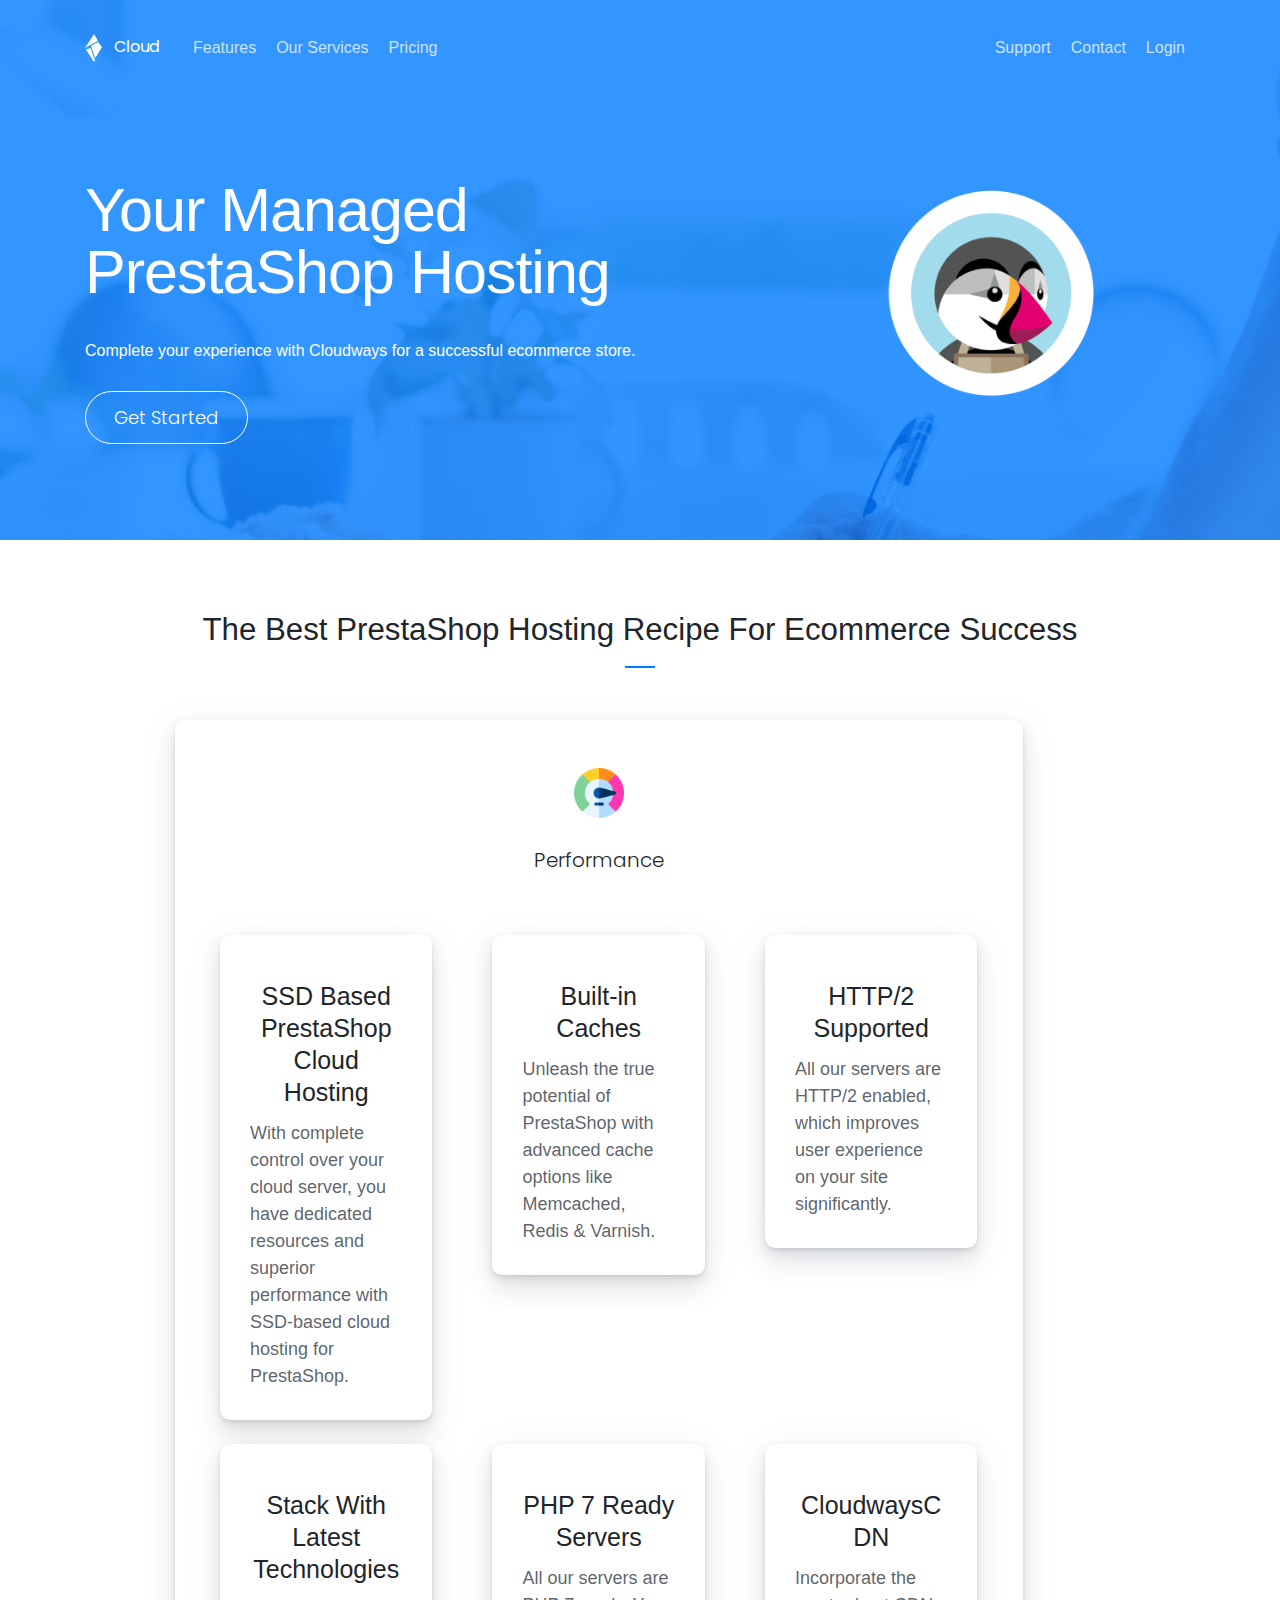
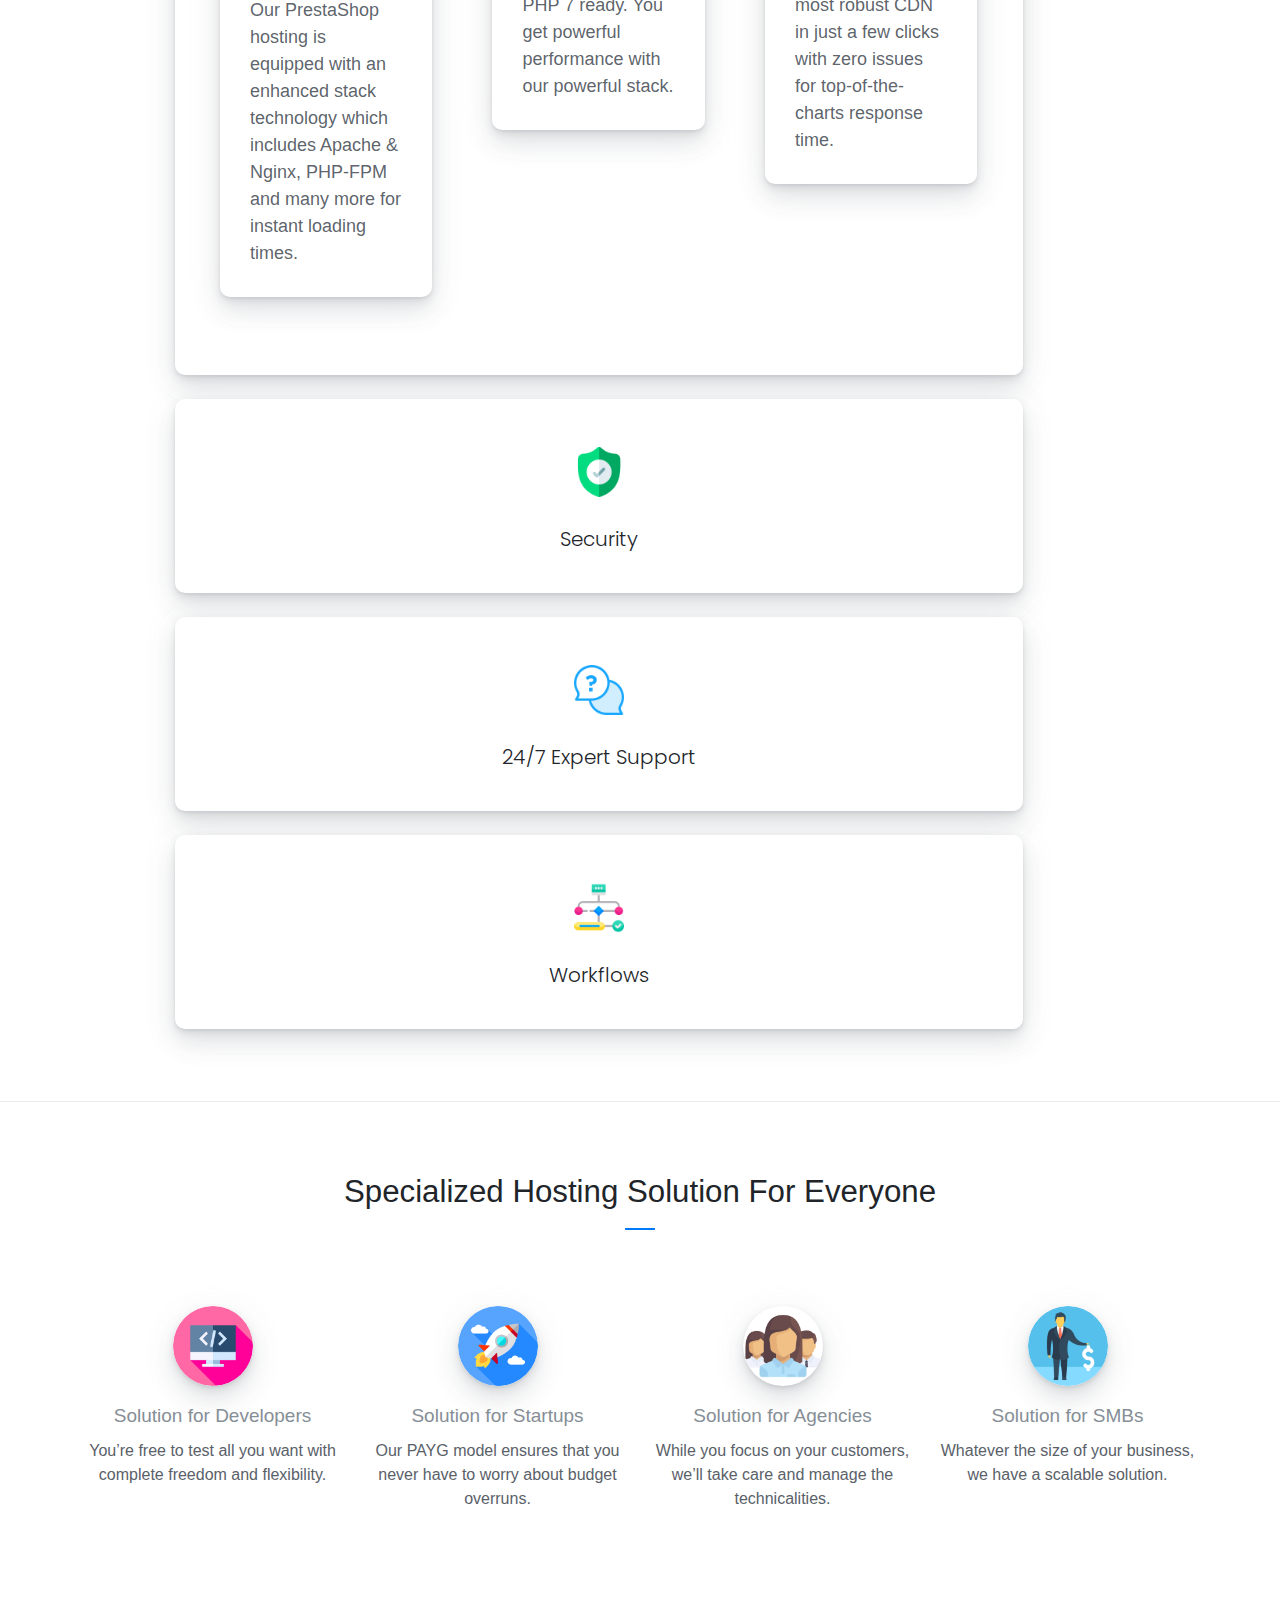
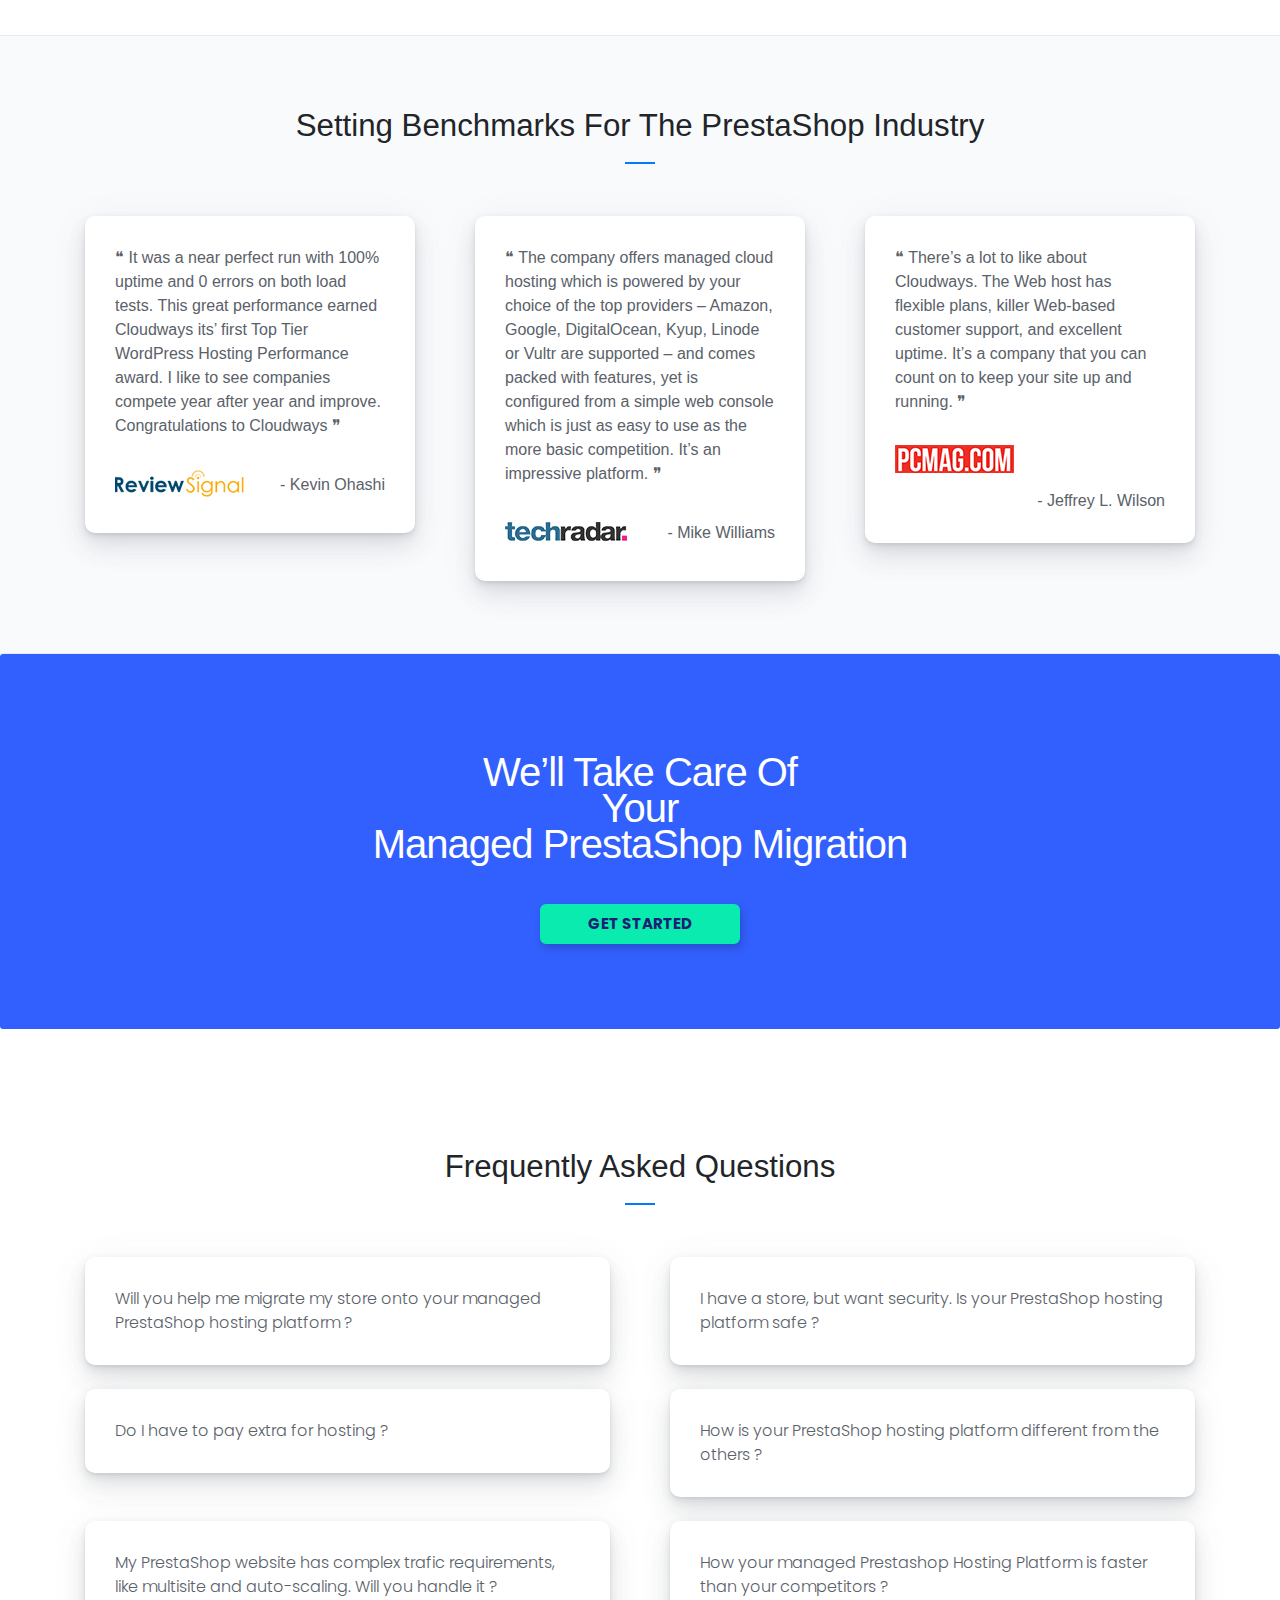
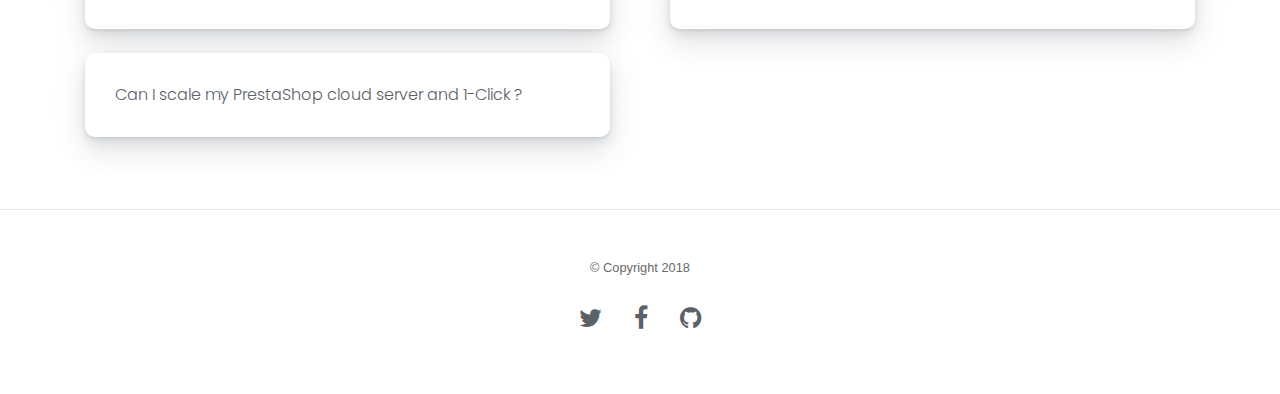
<file: prestashop_hosting.html>
<!doctype html>
<html class="no-js" lang="en">
    <head>
        <meta charset="utf-8">
        <meta http-equiv="x-ua-compatible" content="ie=edge">
        <title>PrestaShop Hosting</title>
        <link rel="icon" type="image/png" href="images/app-promo/favicon.png">
        <meta name="description" content="A PrestaShop Hosting Page by Sonu.">
        <meta name="viewport" content="width=device-width, initial-scale=1">

        <!-- CSS Dependencies -->
        <link rel="stylesheet" href="https://maxcdn.bootstrapcdn.com/bootstrap/4.0.0/css/bootstrap.min.css" integrity="sha384-Gn5384xqQ1aoWXA+058RXPxPg6fy4IWvTNh0E263XmFcJlSAwiGgFAW/dAiS6JXm" crossorigin="anonymous">
        <link href="https://maxcdn.bootstrapcdn.com/font-awesome/4.7.0/css/font-awesome.min.css" rel="stylesheet" integrity="sha384-wvfXpqpZZVQGK6TAh5PVlGOfQNHSoD2xbE+QkPxCAFlNEevoEH3Sl0sibVcOQVnN" crossorigin="anonymous">
        <link rel="stylesheet" href="css/shards.css?version=2.0.1">
        <link rel="stylesheet" href="css/shards-extras1.css">
    </head>
    <body class="shards-landing-page--1">
      <!-- Welcome Section -->
      <div class="welcome d-flex justify-content-center flex-column">
        <div class="container">
          <!-- Navigation -->
          <nav class="navbar navbar-expand-lg navbar-dark pt-4 px-0">
            <a class="navbar-brand" href="#">
              <img src="images/agency-landing/shards-logo-white.svg" class="mr-2" alt="Cloud- Pricing Page">
              Cloud
            </a>
            <button class="navbar-toggler" type="button" data-toggle="collapse" data-target="#navbarNavDropdown" aria-controls="navbarNavDropdown" aria-expanded="false" aria-label="Toggle navigation">
              <span class="navbar-toggler-icon"></span>
            </button>
            <div class="collapse navbar-collapse" id="navbarNavDropdown">
              <ul class="navbar-nav">
                <li class="nav-item">
                  <a class="nav-link" href="features.html">Features</a>
                </li>
                <li class="nav-item">
                  <a class="nav-link" href="#">Our Services</a>
                </li>
                <li class="nav-item">
                  <a class="nav-link" href="pricing.html">Pricing</a>
                </li>
              </ul>

             <ul class="header-social-icons navbar-nav ml-auto">
                <li class="nav-item">
                  <a class="nav-link" href="#">Support</a>
                </li>
                <li class="nav-item">
                  <a class="nav-link" href="contact.html">Contact</a>
                </li>
                <li class="nav-item">
                  <a class="nav-link" href="#">Login</a>
                </li>
              </ul>
            </div>
          </nav>
          <!-- / Navigation -->
        </div> <!-- .container -->

        <!-- Inner Wrapper -->
        <div class="inner-wrapper mt-auto mb-auto container">
          <div class="row">
            <div class="col-md-7">
                <h1 class="welcome-heading display-4 text-white" style="font-family:inherit">Your Managed<br>PrestaShop Hosting</h1><br>
                <p class="text-white">Complete your experience with Cloudways for a successful ecommerce store.</p>
                <a href="#" class="btn btn-lg btn-outline-white btn-pill align-self-center">Get Started</a>
            </div>
            <div class="col-sm-4 col-lg-4 col-md-4">
                <img class="word" id="word" src="images/app-promo/prestashop.png" alt="prestashop">
            </div>
          </div>
        </div>
        <!-- / Inner Wrapper -->
      </div>
      <!-- / Welcome Section -->
      
      <!-- Our Blog Section -->
      <div class="blog section section py-4">
        <h3 class="section-title text-center m-5">The Best PrestaShop Hosting Recipe For Ecommerce Success</h3>
        <div class="container col-md-12 col-lg-9">
          <div class="py-4">
            <div class="row">
              <div class="card-deck">
               
               <!--  CARD 0 -->
               
                <div class="col-md-12 col-lg-11">
                  <div class="card mb-4">
                    <div class="card-body">
                      <a class="card-link star" data-toggle="collapse" href="#c0">
                           <h5 class="card-title card_t">
                            <img src="images/app-promo/performance.png" class="card_logo">
                             <h5 class="card_t">Performance</h5>
                           </h5>
                          </a>
                      <div id="c0" class="collapse par show" data-parent="#accordion"><br>
                        <div class="container">
          <div class="py-4">
            <div class="row">
              <div class="card-deck">
                <div class="col-md-12 col-lg-4">
                  <div class="card mb-4">
                    
                    <div class="card-body">
                      <h4 class="card-title crd_t">SSD Based PrestaShop Cloud Hosting</h4>
                      <p class="card-text">With complete control over your cloud server, you have dedicated resources and superior performance with SSD-based cloud hosting for PrestaShop.</p>
                      
                    </div>
                  </div>
                </div>

                <div class="col-md-12 col-lg-4">
                  <div class="card mb-4">
                    
                    <div class="card-body">
                      <h4 class="card-title crd_t">Built-in Caches</h4>
                      <p class="card-text">Unleash the true potential of PrestaShop with advanced cache options like Memcached, Redis & Varnish.</p>
                      
                    </div>
                  </div>
                </div>

                <div class="col-md-12 col-lg-4">
                  <div class="card mb-4">
                    
                    <div class="card-body">
                      <h4 class="card-title crd_t">HTTP/2 Supported</h4>
                      <p class="card-text">All our servers are HTTP/2 enabled, which improves user experience on your site significantly.</p>
                      
                    </div>
                  </div>
                </div>
                
                <div class="col-md-12 col-lg-4">
                  <div class="card mb-4">
                    
                    <div class="card-body">
                      <h4 class="card-title crd_t">Stack With Latest Technologies</h4>
                      <p class="card-text">Our PrestaShop hosting is equipped with an enhanced stack technology which includes Apache & Nginx, PHP-FPM and many more for instant loading times.</p>
                      
                    </div>
                  </div>
                </div>
                
                <div class="col-md-12 col-lg-4">
                  <div class="card mb-4">
                    
                    <div class="card-body">
                      <h4 class="card-title crd_t">PHP 7 Ready Servers</h4>
                      <p>All our servers are PHP 7 ready. You get powerful performance with our powerful stack.</p>
                      
                    </div>
                  </div>
                </div>
                
                <div class="col-md-12 col-lg-4">
                  <div class="card mb-4">
                    
                    <div class="card-body">
                      <h4 class="card-title crd_t">CloudwaysCDN</h4>
                      <p>Incorporate the most robust CDN in just a few clicks with zero issues for top-of-the-charts response time.</p>
                      
                    </div>
                  </div>
                </div>
                
              </div>
            </div>
          </div>
        </div>   
                      </div>
                    </div>
                  </div>
                  </div>
                
                <!--  CARD Ends Here-->
                
                <!--  CARD 1 -->
               
                <div class="col-md-12 col-lg-11">
                  <div class="card mb-4">
                    <div class="card-body">
                      <a class="card-link star" data-toggle="collapse" href="#c1">
                           <h5 class="card-title card_t">
                            <img src="images/app-promo/shield.png" class="card_logo">
                             <h5 class="card_t">Security</h5>
                           </h5>
                          </a>
                      <div id="c1" class="collapse par" data-parent="#accordion"><br>
                        <div class="container">
          <div class="py-4">
            <div class="row">
              <div class="card-deck">
                <div class="col-md-12 col-lg-4">
                  <div class="card mb-4">
                    
                    <div class="card-body">
                      <h4 class="card-title crd_t">Dedicated Firewall</h4>
                      <p class="card-text">With upgraded platform level firewalls, you are always protected from online threats.</p>
                      
                    </div>
                  </div>
                </div>

                <div class="col-md-12 col-lg-4">
                  <div class="card mb-4">
                    
                    <div class="card-body">
                      <h4 class="card-title crd_t">1-Click SSL Installation</h4>
                      <p class="card-text">We have Let’s Encrypt SSL certificates to help improve server-client communications of your website.</p>
                      
                    </div>
                  </div>
                </div>

                <div class="col-md-12 col-lg-4">
                  <div class="card mb-4">
                    
                    <div class="card-body">
                      <h4 class="card-title crd_t">Auto-Healing Servers</h4>
                      <p class="card-text">With self-healing server technology, you are ensured protection with zero downtime for your business.</p>
                      
                    </div>
                  </div>
                </div>
                
                <div class="col-md-12 col-lg-4">
                  <div class="card mb-4">
                    
                    <div class="card-body">
                      <h4 class="card-title crd_t">IP Whitelisting</h4>
                      <p class="card-text">Get unrestricted access to IPs over multiple networks and regions through SSH and SFTP servers</p>
                      
                    </div>
                  </div>
                </div>
                
                <div class="col-md-12 col-lg-4">
                  <div class="card mb-4">
                    
                    <div class="card-body">
                      <h4 class="card-title crd_t">Automated Backups</h4>
                      <p>You can now schedule backups any time you want (hourly to weekly) or take a backup on demand for complete peace of mind</p>
                      
                    </div>
                  </div>
                </div>
                
                <div class="col-md-12 col-lg-4">
                  <div class="card mb-4">
                    
                    <div class="card-body">
                      <h4 class="card-title crd_t">Two-Factor Authentication</h4>
                      <p>To ensure complete security of your account and data, you have a powerful Two-Factor Authentication adding another layer of security.</p>
                      
                    </div>
                  </div>
                </div>
                
              </div>
            </div>
          </div>
        </div>   
                      </div>
                    </div>
                  </div>
                  </div>
                
                <!--  CARD Ends Here-->
                
                <!--  CARD 2 -->
               
                <div class="col-md-12 col-lg-11">
                  <div class="card mb-4">
                    <div class="card-body">
                      <a class="card-link star" data-toggle="collapse" href="#c2">
                           <h5 class="card-title card_t">
                            <img src="images/app-promo/conversation.png" class="card_logo">
                             <h5 class="card_t">24/7 Expert Support</h5>
                           </h5>
                          </a>
                      <div id="c2" class="collapse par" data-parent="#accordion"><br>
                        <div class="container">
          <div class="py-4">
            <div class="row">
              <div class="card-deck">
                <div class="col-md-12 col-lg-4">
                  <div class="card mb-4">
                    
                    <div class="card-body">
                      <h4 class="card-title crd_t">24/7 Expert Support</h4>
                      <p class="card-text">Our support teams are active round-the-clock to assist you in times of need. There’s nothing to worry about with us having your back.</p>
                      
                    </div>
                  </div>
                </div>

                <div class="col-md-12 col-lg-4">
                  <div class="card mb-4">
                    
                    <div class="card-body">
                      <h4 class="card-title crd_t">Active Community</h4>
                      <p class="card-text">Get valuable tips and tricks from our active and expert community members who are always sharing their experiences.</p>
                      
                    </div>
                  </div>
                </div>

                <div class="col-md-12 col-lg-4">
                  <div class="card mb-4">
                    
                    <div class="card-body">
                      <h4 class="card-title crd_t">Knowledge Base</h4>
                      <p class="card-text">We are always there to help expand and broaden your scope with resources that help you regarding our platform.</p>
                      
                    </div>
                  </div>
                </div>
                
                <div class="col-md-12 col-lg-4">
                  <div class="card mb-4">
                    
                    <div class="card-body">
                      <h4 class="card-title crd_t">24/7 Ticketing</h4>
                      <p class="card-text">You can submit a ticket anytime you want and can keep track of your queries. No more waiting in queues.</p>
                      
                    </div>
                  </div>
                </div>
                
                <div class="col-md-12 col-lg-4">
                  <div class="card mb-4">
                    
                    <div class="card-body">
                      <h4 class="card-title crd_t">Managed Migrations</h4>
                      <p>All you need to do is tell us what app you need to migrate and we’ll take care of the rest without hindering anything in between.</p>
                      
                    </div>
                  </div>
                </div>
                
                <div class="col-md-12 col-lg-4">
                  <div class="card mb-4">
                    
                    <div class="card-body">
                      <h4 class="card-title crd_t">Troubleshooting</h4>
                      <p>Our team is expert in identifying bugs and solving day-to-day issues. Simply contact our team and let them take care of things.</p>
                      
                    </div>
                  </div>
                </div>
                
              </div>
            </div>
          </div>
        </div>   
                      </div>
                    </div>
                  </div>
                  </div>
                
                <!--  CARD Ends Here-->
                
                <!--  CARD 3 -->
               
                <div class="col-md-12 col-lg-11">
                  <div class="card mb-4">
                    <div class="card-body">
                      <a class="card-link star" data-toggle="collapse" href="#c3">
                           <h5 class="card-title card_t">
                            <img src="images/app-promo/workflow.png" class="card_logo">
                             <h5 class="card_t">Workflows</h5>
                           </h5>
                          </a>
                      <div id="c3" class="collapse par" data-parent="#accordion"><br>
                        <div class="container">
          <div class="py-4">
            <div class="row">
              <div class="card-deck">
                <div class="col-md-12 col-lg-4">
                  <div class="card mb-4">
                    
                    <div class="card-body">
                      <h4 class="card-title crd_t">Git Integration</h4>
                      <p class="card-text">Our managed hosting platform consists of Git pre-installed so you won’t be wasting time on setting it up.</p>
                      
                    </div>
                  </div>
                </div>

                <div class="col-md-12 col-lg-4">
                  <div class="card mb-4">
                    
                    <div class="card-body">
                      <h4 class="card-title crd_t">SSH and SFTP Access</h4>
                      <p class="card-text">Access servers and update applications all via SSH and SFTP. You can also create unique SFTP credentials for your team.</p>
                      
                    </div>
                  </div>
                </div>

                <div class="col-md-12 col-lg-4">
                  <div class="card mb-4">
                    
                    <div class="card-body">
                      <h4 class="card-title crd_t">App & Server Cloning</h4>
                      <p class="card-text">You can clone an entire server or an application with just 1-Click. All your files and databases are automatically copied to the new staging URL.</p>
                      
                    </div>
                  </div>
                </div>
                
                <div class="col-md-12 col-lg-4">
                  <div class="card mb-4">
                    
                    <div class="card-body">
                      <h4 class="card-title crd_t">One Account, Multiple Teams</h4>
                      <p class="card-text">Seamlessly add team members into multiple teams. You can even split projects between teams to get more done, in less time.</p>
                      
                    </div>
                  </div>
                </div>
                
                <div class="col-md-12 col-lg-4">
                  <div class="card mb-4">
                    
                    <div class="card-body">
                      <h4 class="card-title crd_t">Staging Area & URLs</h4>
                      <p>Test and develop all you want with our multiple staging areas and URLs without hindering performance or changing anything on the live site.</p>
                      
                    </div>
                  </div>
                </div>
                
                <div class="col-md-12 col-lg-4">
                  <div class="card mb-4">
                    
                    <div class="card-body">
                      <h4 class="card-title crd_t">Add Team Members</h4>
                      <p>Assign different tasks to different members of your team with limited or full access to your server or application.</p>
                      
                    </div>
                  </div>
                </div>
                
              </div>
            </div>
          </div>
        </div>   
                      </div>
                    </div>
                  </div>
                  </div>
                
                <!--  CARD Ends Here-->
                
              </div>
            </div>
          </div>
        </div>
      </div>

      <!-- / Our Blog Section -->
     
       
       <!-- Agility Section -->
      <div class="testimonials section py-4">
          <h3 class="section-title text-center m-5">Specialized Hosting Solution For Everyone</h3>

          <div class="container py-5">
            <div class="row">
                <div class="col-md-3 testimonial text-center">
                    <div class="avatar rounded-circle with-shadows mb-3 ml-auto mr-auto">
                        <img src="images/common/programming.png" class="w-100" alt="Live" />
                    </div>
                    <span class="text-muted d-block mb-2" style="font-size: 19px">Solution for Developers</span>
                    <p>You’re free to test all you want with complete freedom and flexibility.<br><br></p>
                </div>
                
                <div class="col-md-3 testimonial text-center">
                    <div class="avatar rounded-circle with-shadows mb-3 ml-auto mr-auto">
                        <img src="images/common/startup.png" class="w-100" alt="Pro">
                    </div>
                    <span class="text-muted d-block mb-2" style="font-size: 19px">Solution for 
                     Startups</span>
                    <p>Our PAYG model ensures that you never have to worry about budget overruns.<br><br></p>
                </div>
                
                <div class="col-md-3 testimonial text-center">
                    <div class="avatar rounded-circle with-shadows mb-3 ml-auto mr-auto">
                        <img src="images/common/network.png" class="w-100" alt="Scale" style="height:80px">
                    </div>
                    <span class="text-muted d-block mb-2" style="font-size: 19px">Solution for Agencies</span>
                    <p>While you focus on your customers, we’ll take care and manage the technicalities.<br><br></p>
                </div>
                
                <div class="col-md-3 testimonial text-center">
                    <div class="avatar rounded-circle with-shadows mb-3 ml-auto mr-auto">
                        <img src="images/common/businessman.png" class="w-100" alt="Scale" />
                    </div>
                    <span class="text-muted d-block mb-2" style="font-size: 19px">Solution for 
                     SMBs</span>
                    <p>Whatever the size of your business, we have a scalable solution.<br><br></p>
                </div>
            </div>
          </div>
      </div>
      <!-- / Agility Section --> 
        
        <!-- Our Blog Section -->
      <div class="blog section section-invert py-4">
        <h3 class="section-title text-center m-5">Setting Benchmarks For The PrestaShop Industry</h3>
        <div class="container">
          <div class="py-4">
            <div class="row">
              <div class="card-deck">
                <div class="col-md-12 col-lg-4">
                  <div class="card mb-4">
                    
                    <div class="card-body">
                      
                      <p class="card-text">❝ It was a near perfect run with 100% uptime and 0 errors on both load tests. This great performance earned Cloudways its’ first Top Tier WordPress Hosting Performance award. I like to see companies compete year after year and improve. Congratulations to Cloudways ❞</p>
                      <img src="images/app-promo/signal.jpg" alt="Review Signal">
                      <strong class="sign">- Kevin Ohashi</strong>
                    </div>
                  </div>
                </div>

                <div class="col-md-12 col-lg-4">
                  <div class="card mb-4">
                    
                    <div class="card-body">
                      
                      <p class="card-text">❝ The company offers managed cloud hosting which is powered by your choice of the top providers – Amazon, Google, DigitalOcean, Kyup, Linode or Vultr are supported – and comes packed with features, yet is configured from a simple web console which is just as easy to use as the more basic competition. It’s an impressive platform. ❞</p>
                      <img src="images/app-promo/tech_radar.jpg" alt="Tech Radar">
                      <strong class="sign">- Mike Williams</strong>
                    </div>
                  </div>
                </div>

                <div class="col-md-12 col-lg-4">
                  <div class="card mb-4">
                    
                    <div class="card-body">
                      
                      <p class="card-text">❝ There’s a lot to like about Cloudways. The Web host has flexible plans, killer Web-based customer support, and excellent uptime. It’s a company that you can count on to keep your site up and running. ❞</p>
                      <img src="images/app-promo/pcmag.jpg" alt="Pcmag">
                      <strong class="sign">- Jeffrey L. Wilson</strong>
                    </div>
                  </div>
                </div>
              </div>
            </div>
          </div>
        </div>
      </div>
      <!-- / Our Blog Section -->
      
       <!--Widget Contact Sale-->
        <section id="" class="wt-cntc-sale-wrapper">
        <div class="wt-cntc-sale-main "style="color: #fff">
        <h2 style="font-family: inherit;font-weight: 230"><b>We’ll Take Care Of<br>Your<br>Managed PrestaShop Migration</b></h2>
         <div class="wt-cntc-sale-btn"> 
          <a href="contact.html" class="btn cw-glb-btn">GET STARTED
            </a>
         </div>
         </div>
        </section><br><br>
     <!--Widget Contact Sale-->
      
      
      
      
      <!-- FAQ -->
      <div class="blog section section py-4">
        <h3 class="section-title text-center m-5">Frequently Asked Questions</h3>
        <div class="container">
          <div class="py-4">
            <div class="row">
              <div class="card-deck">
               
                <div class="col-md-12 col-lg-6">
                  <div class="card mb-4">
                    <div class="card-body">
                      <a class="card-link star" data-toggle="collapse" href="#a1">
                       Will you help me migrate my store onto your managed PrestaShop hosting platform ?
                      </a>
                      <div id="a1" class="collapse par" data-parent="#accordion"><br>
                       Sure why not! A dedicated team of experienced cloud engineers is ever ready to help you get your website migrate onto our managed PrestaShop cloud platform. Also, the first managed migration for each account is free. If you want additional migrations, then there’s a one-time migration fee depending on the application.     
                      </div>
                    
                     
                    </div>
                  </div>
                </div>

                <div class="col-md-12 col-lg-6">
                  <div class="card mb-4">
                    <div class="card-body">
                      <a class="card-link star" data-toggle="collapse" href="#a2">
                       I have a store, but want security. Is your PrestaShop hosting platform safe ?
                      </a>
                      <div id="a2" class="collapse par" data-parent="#accordion"><br>
                       At Cloudways, we don’t compromise on security. Period. Thanks to our iron-clad security regime, our managed PrestaShop cloud hosting platform is always safe against potential security threats.
                      </div>
                    
                     
                    </div>
                  </div>
                </div>

                <div class="col-md-12 col-lg-6">
                  <div class="card mb-4">
                    <div class="card-body">
                      <a class="card-link star" data-toggle="collapse" href="#a3">
                        Do I have to pay extra for hosting ?
                      </a>
                      <div id="a3" class="collapse par" data-parent="#accordion"><br>
                       Our platform works on a pay-as-you-go model. It means that you only pay for the resources used. You don’t have to pay any extra amount. Along with the best hosting for PrestaShop, you get ultimate peace of mind since all the cloud hosting charges are all inclusive in one invoice.   
                      </div>
                    
                     
                    </div>
                  </div>
                </div>
                
                <div class="col-md-12 col-lg-6">
                  <div class="card mb-4">
                    <div class="card-body">
                      <a class="card-link star" data-toggle="collapse" href="#c4">
                         How is your PrestaShop hosting platform different from the others ?
                      </a>
                      <div id="c4" class="collapse par" data-parent="#accordion"><br>
                        Our platform is quite different from the others. Supported by ThunderStack technology, you get faster loading speeds. You can also host multiple applications including but not limited to WordPress, Magento, Drupal, etc.<br><br>Moreover, our managed cloud hosting for PrestaShop gives you the freedom to monitor more than 15 vital metrics related to server and application management for your PrestaShop hosting cloud via our powerful and feature-rich console. Furthermore, domain name mapping through CNAME and installing SSL certificates is done in a few clicks.   
                      </div>
                    
                     
                    </div>
                  </div>
                </div>
                
                <div class="col-md-12 col-lg-6">
                  <div class="card mb-4">
                    <div class="card-body">
                      <a class="card-link star" data-toggle="collapse" href="#c5">
                         My PrestaShop website has complex trafic requirements, like multisite and auto-scaling. Will you handle it ?
                      </a>
                      <div id="c5" class="collapse par" data-parent="#accordion"><br>
                        Our managed cloud hosting platform is designed and developed to cope up with the ever-increasing website traffic.    
                      </div>
                    
                     
                    </div>
                  </div>
                </div>
                
                <div class="col-md-12 col-lg-6">
                  <div class="card mb-4">
                    <div class="card-body">
                      <a class="card-link star" data-toggle="collapse" href="#c6">
                        How your managed Prestashop Hosting Platform is faster than your competitors ?
                      </a>
                      <div id="c6" class="collapse par" data-parent="#accordion"><br>
                        The power of our optimized Stack made it possible. A lethal combination of ThunderStack with Varnish, Memcached, Apache and Nginx helps deploy your PrestaShop cloud hosting 50% faster than other cloud hosting platforms. It also gives blazing speed for your websites.    
                      </div>
                    
                     
                    </div>
                  </div>
                </div>
                
                <div class="col-md-12 col-lg-6">
                  <div class="card mb-4">
                    <div class="card-body">
                      <a class="card-link star" data-toggle="collapse" href="#c7">
                        Can I scale my PrestaShop cloud server and 1-Click ?
                      </a>
                      <div id="c7" class="collapse par" data-parent="#accordion"><br>
                        Of course! Scaling is one of the best features that we offer for hosting PrestaShop. We provide vertical scaling. To scale your managed PrestaShop hosting you can use our unique feature-rich console.    
                      </div>
                    
                     
                    </div>
                  </div>
                </div>
                
              </div>
            </div>
          </div>
        </div>
      </div>

      <!-- / FAQ -->
     
 
      <!-- Footer Section -->
      <footer class="main-footer py-5">
      <p class="text-center small p-0 mb-4" style="color: dimgray">&copy; Copyright 2018 </p>
      <div class="social d-table mx-auto">
        <a class="twitter mx-3 h4 d-inline-block text-secondary" href="https://twitter.com/DesignRevision" target="_blank">
          <i class="fa fa-twitter"></i>
          <span class="sr-only">View our Twitter Profile</span>
        </a>
        <a class="facebook mx-3 h4 d-inline-block text-secondary" href="https://www.facebook.com/designrevision" target="_blank">
          <i class="fa fa-facebook"></i>
          <span class="sr-only">View our Facebook Profile
            </span>
        </a>
        <a class="github mx-3 h4 d-inline-block text-secondary" href="https://github.com/designrevision" target="_blank">
          <i class="fa fa-github"></i>
          <span class="sr-only">View our GitHub Profile</span>
        </a>
      </div>
    </footer>
      <!-- / Footer Section -->

      <!-- JavaScript Dependencies -->
      <script src="https://code.jquery.com/jquery-3.2.1.min.js" integrity="sha256-hwg4gsxgFZhOsEEamdOYGBf13FyQuiTwlAQgxVSNgt4=" crossorigin="anonymous"></script>
      <script src="https://cdnjs.cloudflare.com/ajax/libs/popper.js/1.11.0/umd/popper.min.js" integrity="sha384-b/U6ypiBEHpOf/4+1nzFpr53nxSS+GLCkfwBdFNTxtclqqenISfwAzpKaMNFNmj4" crossorigin="anonymous"></script>
      <script src="https://maxcdn.bootstrapcdn.com/bootstrap/4.0.0/js/bootstrap.min.js" integrity="sha384-JZR6Spejh4U02d8jOt6vLEHfe/JQGiRRSQQxSfFWpi1MquVdAyjUar5+76PVCmYl" crossorigin="anonymous"></script>
    </body>
</html>
</file>
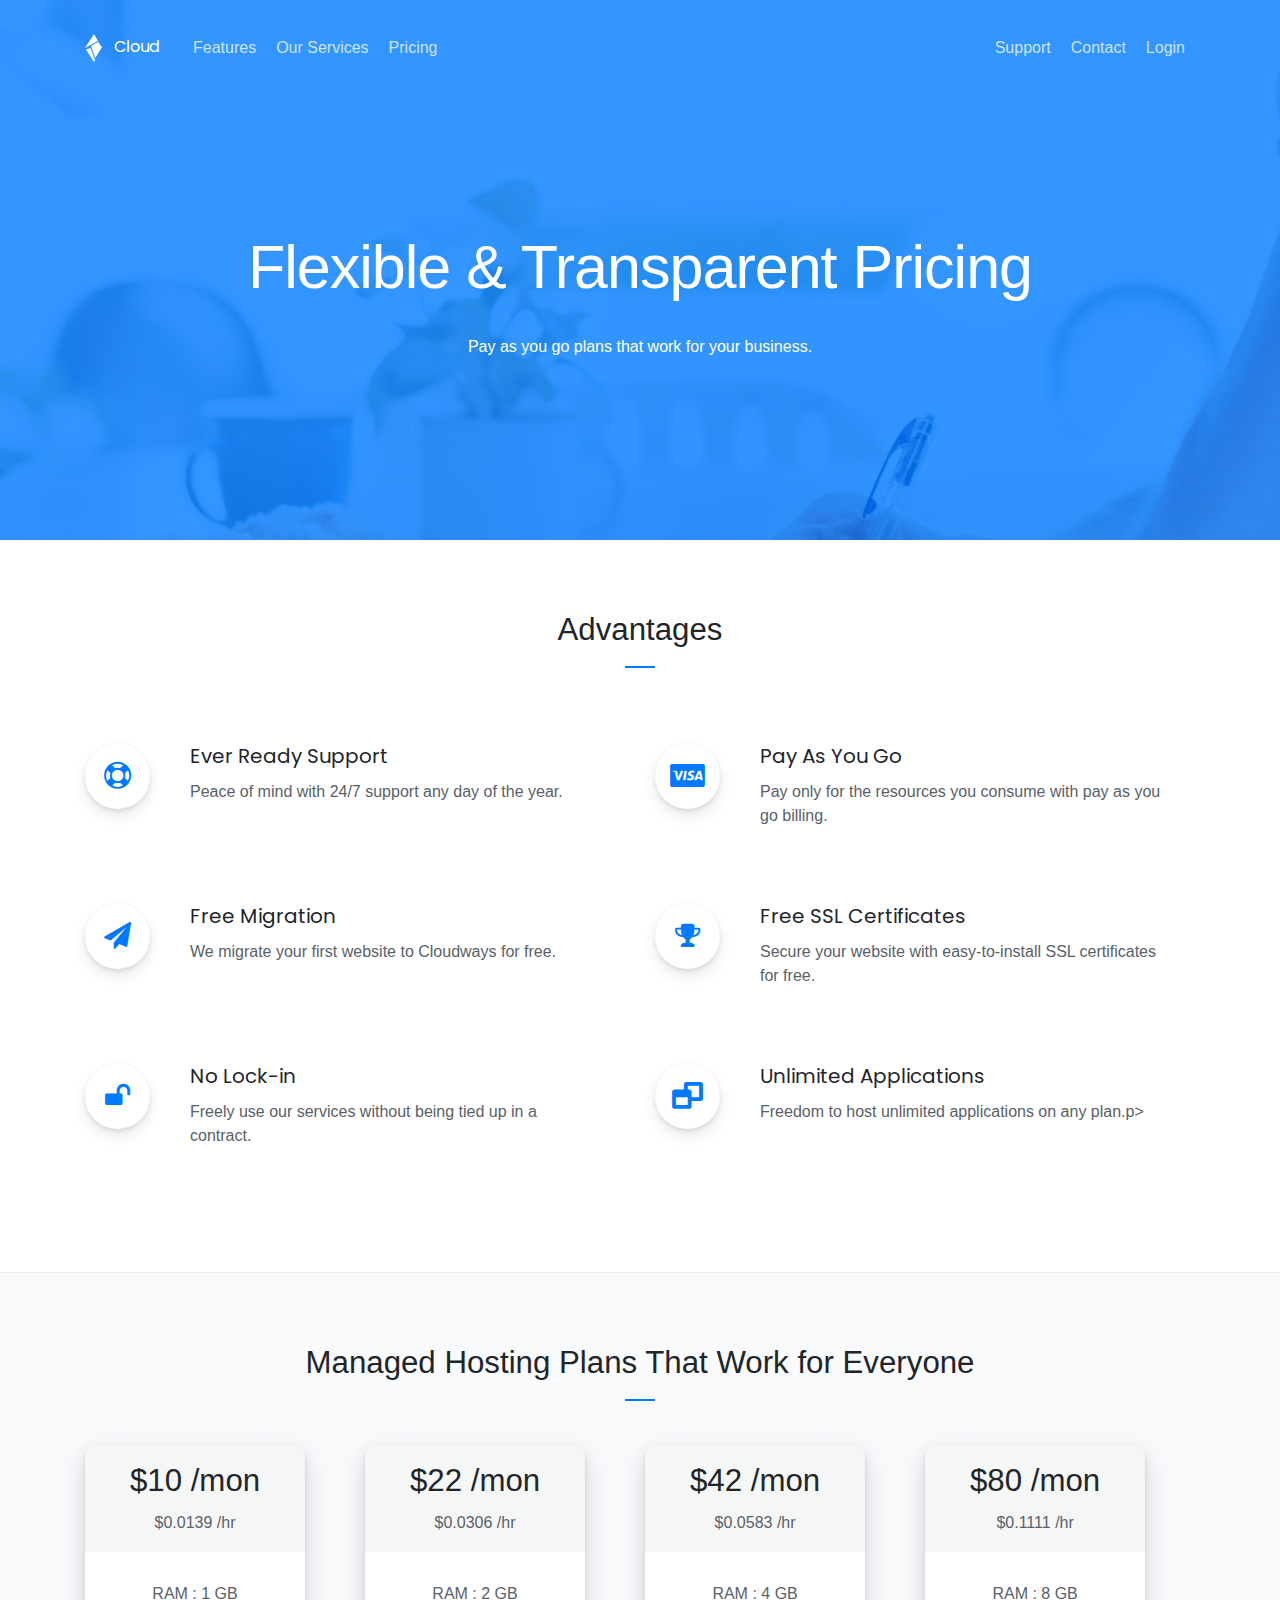
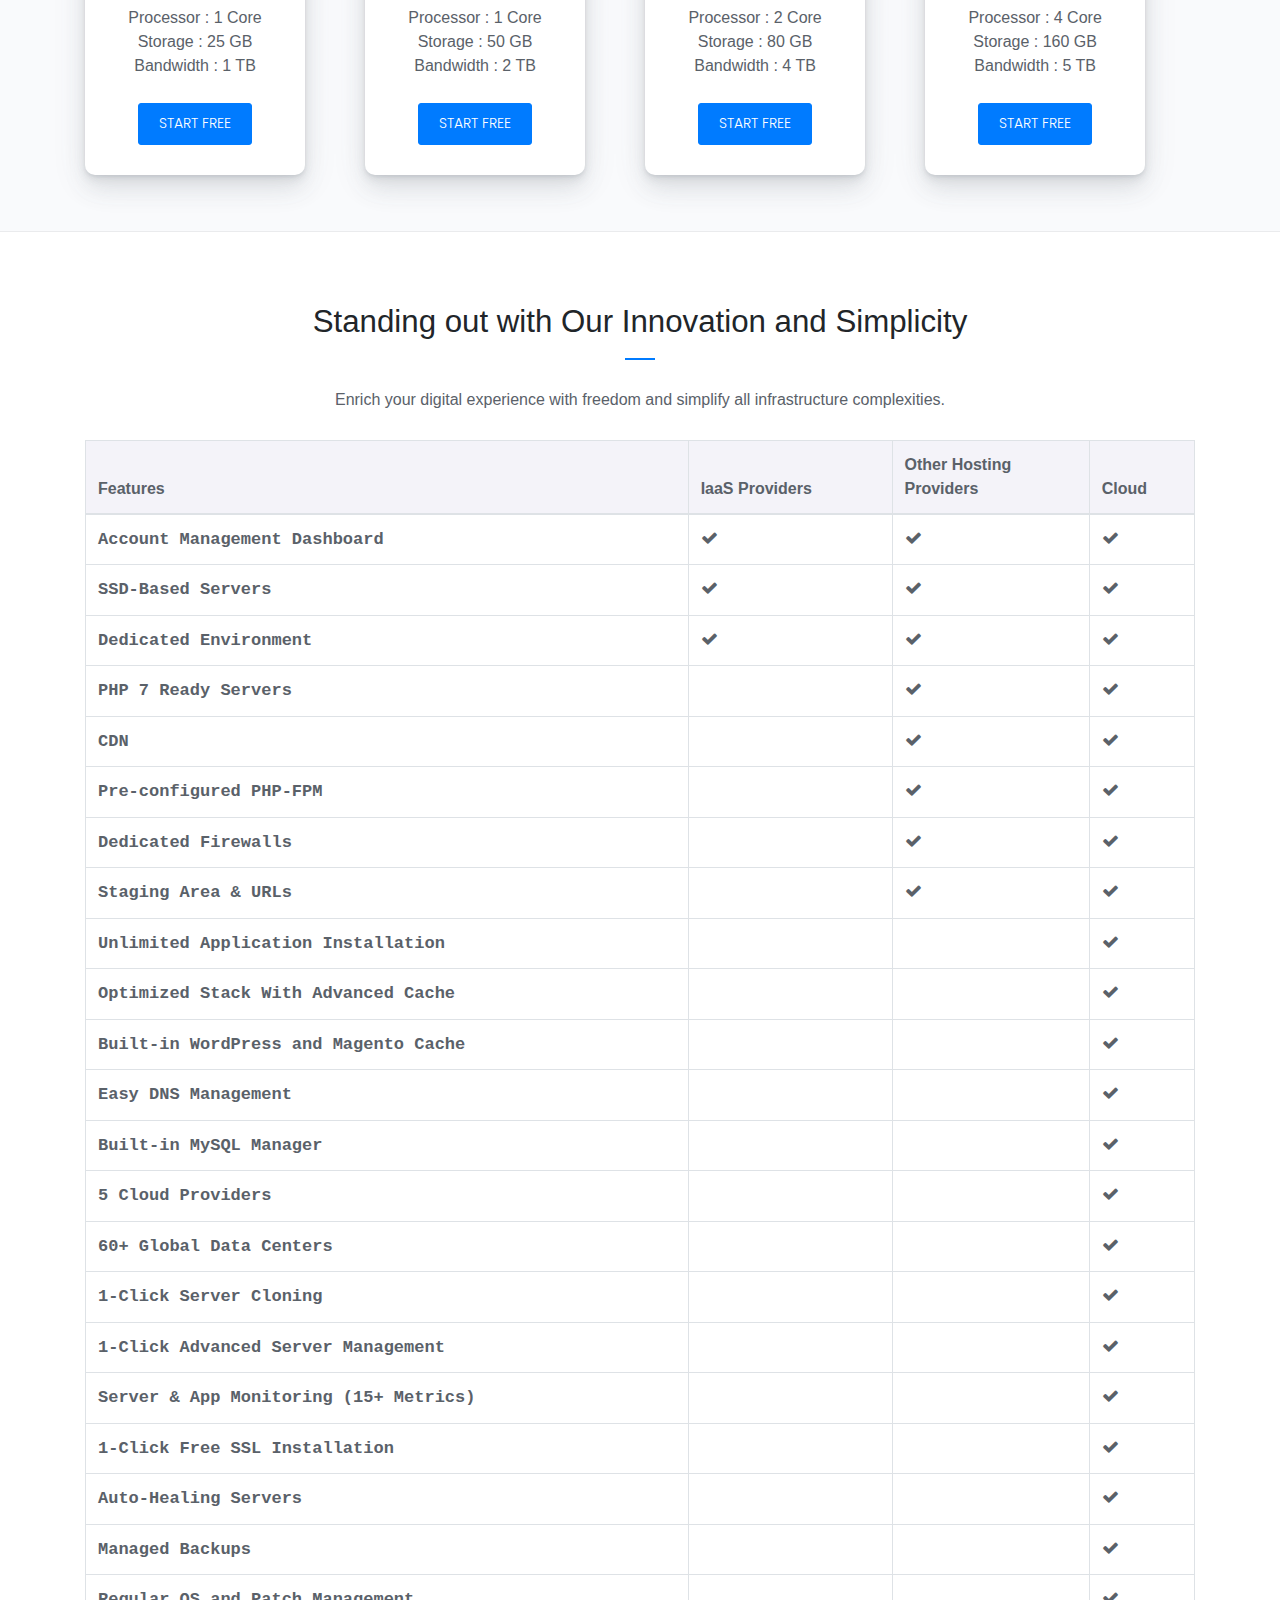
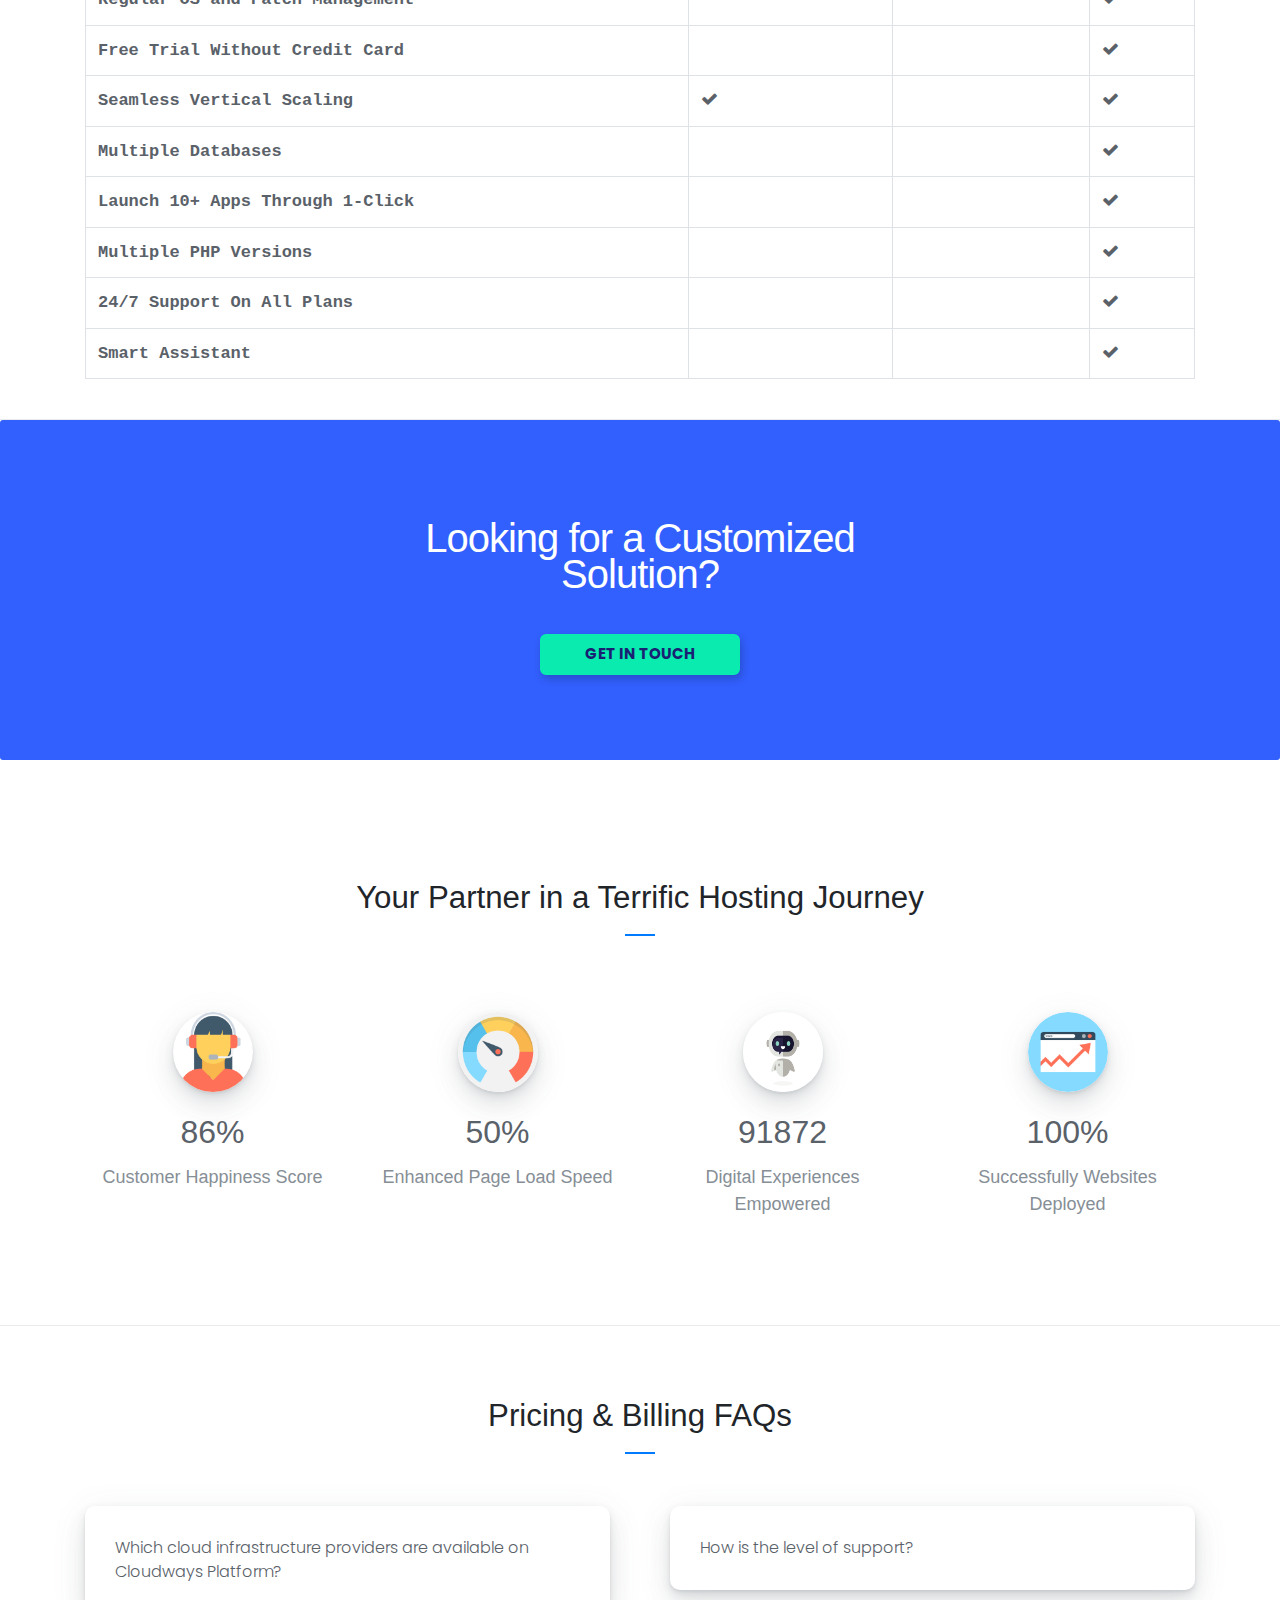
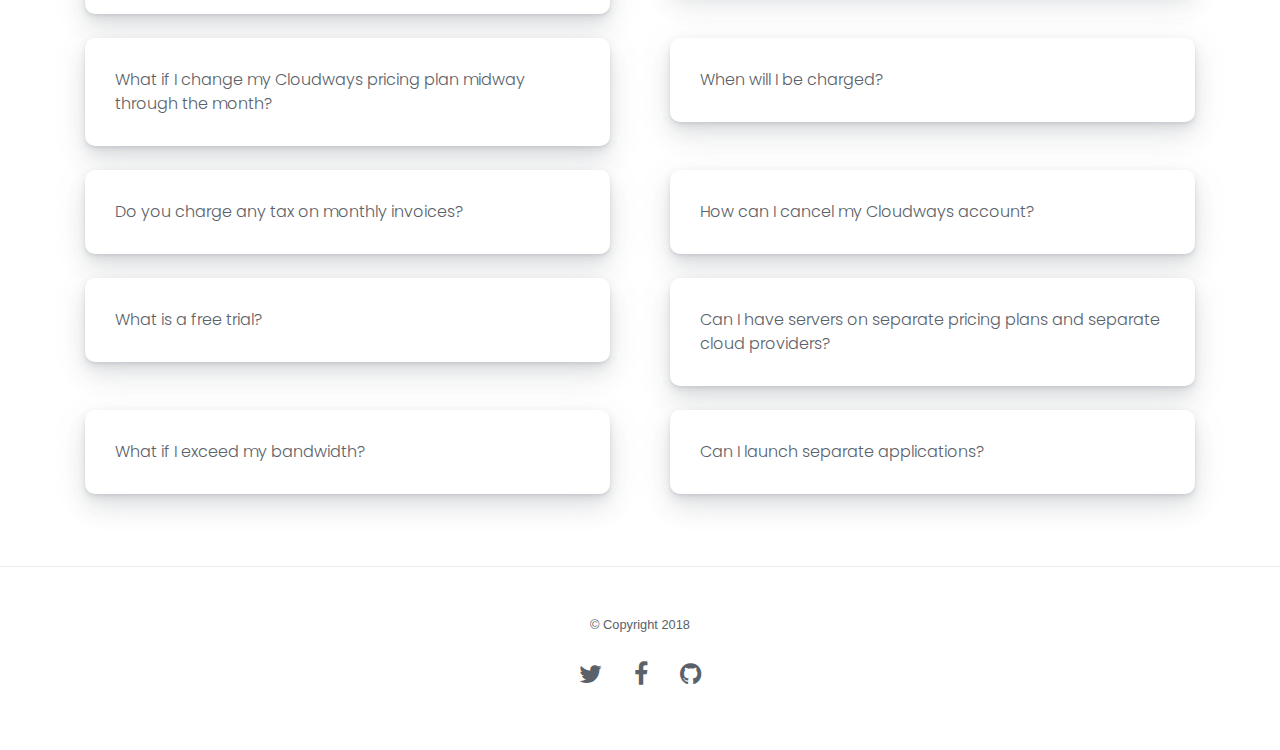
<file: pricing.html>
<!doctype html>
<html class="no-js" lang="en">
    <head>
        <meta charset="utf-8">
        <meta http-equiv="x-ua-compatible" content="ie=edge">
        <title>Pricing list</title>
        <link rel="icon" type="image/png" href="images/app-promo/favicon.png">
        <meta name="description" content="A Pricing Plans Page by Sonu.">
        <meta name="viewport" content="width=device-width, initial-scale=1">

        <!-- CSS Dependencies -->
        <link rel="stylesheet" href="https://maxcdn.bootstrapcdn.com/bootstrap/4.0.0/css/bootstrap.min.css" integrity="sha384-Gn5384xqQ1aoWXA+058RXPxPg6fy4IWvTNh0E263XmFcJlSAwiGgFAW/dAiS6JXm" crossorigin="anonymous">
        <link href="https://maxcdn.bootstrapcdn.com/font-awesome/4.7.0/css/font-awesome.min.css" rel="stylesheet" integrity="sha384-wvfXpqpZZVQGK6TAh5PVlGOfQNHSoD2xbE+QkPxCAFlNEevoEH3Sl0sibVcOQVnN" crossorigin="anonymous">
        <link rel="stylesheet" href="css/shards.css">
        <link rel="stylesheet" href="css/shards-extras1.css">
        <style>
            .F{
                font-family:sans-serif;
                background-color: #f4f3f9;
            }
            .G{
                font-family:monospace;
                font-size: 17px;
            }
        </style>
    </head>
    <body class="shards-landing-page--1">
      <!-- Welcome Section -->
      <div class="welcome d-flex justify-content-center flex-column">
        <div class="container">
          <!-- Navigation -->
          <nav class="navbar navbar-expand-lg navbar-dark pt-4 px-0">
            <a class="navbar-brand" href="#">
              <img src="images/agency-landing/shards-logo-white.svg" class="mr-2" alt="Cloud- Pricing Page">
              Cloud
            </a>
            <button class="navbar-toggler" type="button" data-toggle="collapse" data-target="#navbarNavDropdown" aria-controls="navbarNavDropdown" aria-expanded="false" aria-label="Toggle navigation">
              <span class="navbar-toggler-icon"></span>
            </button>
            <div class="collapse navbar-collapse" id="navbarNavDropdown">
              <ul class="navbar-nav">
                <li class="nav-item">
                  <a class="nav-link" href="features.html">Features</a>
                </li>
                <li class="nav-item">
                  <a class="nav-link" href="#">Our Services</a>
                </li>
                <li class="nav-item">
                  <a class="nav-link" href="pricing.html">Pricing</a>
                </li>
              </ul>

             <ul class="header-social-icons navbar-nav ml-auto">
                <li class="nav-item">
                  <a class="nav-link" href="#">Support</a>
                </li>
                <li class="nav-item">
                  <a class="nav-link" href="contact.html">Contact</a>
                </li>
                <li class="nav-item">
                  <a class="nav-link" href="#">Login</a>
                </li>
              </ul>
            </div>
          </nav>
          <!-- / Navigation -->
        </div> <!-- .container -->

        <!-- Inner Wrapper -->
        <div class="inner-wrapper mt-auto mb-auto container">
          <div class="row">
            <div class="col-md-12 text-center">
                <h1 class="welcome-heading display-4 text-white" style="font-family: inherit">Flexible &#038; Transparent Pricing</h1><br>
                <p class="text-white">Pay as you go plans that work for your business.</p>
            </div>
          </div>
        </div>
        <!-- / Inner Wrapper -->
      </div>
      <!-- / Welcome Section -->

      <!-- Our Services Section -->
      <div id="our-services " class="our-services section py-4">
        <h3 class="section-title text-center my-5">Advantages</h3>
        <!-- Features -->
        <div class="features py-4 mb-4" id="p">
          <div class="container">
            <div class="row">
              <div class="feature py-4 col-md-6 d-flex">
                <div class="icon text-primary mr-3"><i class="fa fa-support"></i></div>
                <div class="px-4">
                    <h5>Ever Ready Support</h5>
                    <p>Peace of mind with 24/7 support any day of the year.</p>
                </div>
              </div>
              <div class="feature py-4 col-md-6 d-flex">
                <div class="icon text-primary mr-3"><i class="fa fa-cc-visa"></i></div>
                <div class="px-4">
                    <h5>Pay As You Go</h5>
                    <p>Pay only for the resources you consume with pay as you go billing.</p>
                </div>
              </div>
            </div>

            <div class="row">
              <div class="feature py-4 col-md-6 d-flex">
                <div class="icon text-primary mr-3"><i class="fa fa-paper-plane"></i></div>
                <div class="px-4">
                    <h5>Free Migration</h5>
                    <p>We migrate your first website to Cloudways for free.</p>
                </div>
              </div>
              <div class="feature py-4 col-md-6 d-flex">
                <div class="icon text-primary mr-3"><i class="fa fa-trophy"></i></div>
                <div class="px-4">
                    <h5>Free SSL Certificates</h5>
                    <p>Secure your website with easy-to-install SSL certificates for free.</p>
                </div>
              </div>
            </div>
            
            <div class="row">
              <div class="feature py-4 col-md-6 d-flex">
                <div class="icon text-primary mr-3"><i class="fa fa-unlock"></i></div>
                <div class="px-4">
                    <h5>No Lock-in</h5>
                    <p>Freely use our services without being tied up in a contract.</p>
                </div>
              </div>
              <div class="feature py-4 col-md-6 d-flex">
                <div class="icon text-primary mr-3"><i class="fa fa-window-restore"></i></div>
                <div class="px-4">
                    <h5>Unlimited Applications</h5>
                    <p>Freedom to host unlimited applications on any plan.p>
                </div>
              </div>
            </div>
          </div>
        </div>
        <!-- / Features -->
      </div>
      <!-- / Our Services Section -->

      <!-- Our Blog Section -->
      <div class="blog section section-invert py-4" id="s">
        <h3 class="section-title text-center m-5">Managed Hosting Plans That Work for Everyone</h3>

        <div class="container">
          <div class="py-3">
            <div class="row">
              <div class="card-deck">
              <div class="col-md-12 col-lg-3" style="width: 360px">
                <div class="card mb-3" style="text-align: center">
                  <div class="card-header"><h3>$10 /mon</h3>
                  $0.0139 /hr
                  </div>
                  <div class="card-body">
                      <p class="card-text"><strong>RAM : </strong> 1 GB<br> <strong>Processor : </strong> 1 Core<br> <strong>Storage : </strong> 25 GB<br><strong> Bandwidth : </strong> 1 TB</p>
                    <a class="btn btn-primary btn-pill" href="#" style="border-radius: 3px;">START FREE</a>
                  </div>
                </div>
              </div>

              <div class="col-md-12 col-lg-3">
                <div class="card mb-3" style="text-align: center">
                  <div class="card-header"><h3>$22 /mon</h3>
                  $0.0306 /hr
                  </div>
                  <div class="card-body">
                      <p class="card-text"><strong>RAM : </strong> 2 GB<br> <strong>Processor : </strong> 1 Core<br> <strong>Storage : </strong> 50 GB<br><strong> Bandwidth : </strong> 2 TB</p>
                    <a class="btn btn-primary btn-pill" href="#" style="border-radius: 3px;">START FREE</a>
                  </div>
                </div>
              </div>

              <div class="col-md-12 col-lg-3">
                <div class="card mb-3" style="text-align: center">
                  <div class="card-header"><h3>$42 /mon</h3>
                  $0.0583 /hr
                  </div>
                  <div class="card-body">
                      <p class="card-text"><strong>RAM : </strong> 4 GB<br> <strong>Processor : </strong> 2 Core<br> <strong>Storage : </strong> 80 GB<br><strong> Bandwidth : </strong> 4 TB</p>
                    <a class="btn btn-primary btn-pill" href="#" style="border-radius: 3px;">START FREE</a>
                  </div>
                </div>
              </div>
              
              <div class="col-md-12 col-lg-3">
                <div class="card mb-3" style="text-align: center">
                  <div class="card-header"><h3>$80 /mon</h3>
                  $0.1111 /hr
                  </div>
                  <div class="card-body">
                      <p class="card-text"><strong>RAM : </strong> 8 GB<br> <strong>Processor : </strong> 4 Core<br> <strong>Storage : </strong> 160 GB<br><strong> Bandwidth : </strong> 5 TB</p>
                    <a class="btn btn-primary btn-pill" href="#" style="border-radius: 3px;">START FREE</a>
                  </div>
                </div>
              </div>
              
              </div>
            </div>
          </div>
        </div>
      </div>
      <!-- / Our Blog Section -->
       <!-- Our Services Section -->
      <div id="our-services" class="our-services section py-4">
        <h3 class="section-title text-center my-5">Standing out with Our Innovation and Simplicity</h3>
        <p style="text-align: center">Enrich your digital experience with freedom and simplify all infrastructure complexities.</p>
      <div class="container table-responsive-sm">
      <table class="table table-bordered">
<thead class="hd">
<tr>
<th class="hd1 F">Features</th>
<th class="hd2 F">IaaS Providers</th>
<th class="hd3 F">Other Hosting<br> Providers</th>
<th class="hd4 F">Cloud</th>
</tr>
</thead>
 <tbody class="ff G">
                            <tr>
                                <th>Account Management Dashboard
                                </th>
                                <td>
                                    <i class="fa fa-check"></i>
                                </td>
                                <td>
                                    <i class="fa fa-check"></i>
                                </td>
                                <td>
                                    <i class="fa fa-check"></i>
                                </td>
                            </tr>
                            <tr>
                                <th>SSD-Based Servers
                                </th>
                                <td>
                                    <i class="fa fa-check"></i>
                                </td>
                                <td>
                                    <i class="fa fa-check"></i>
                                </td>
                                <td>
                                    <i class="fa fa-check"></i>
                                </td>
                            </tr>
                            <tr>
                                <th>Dedicated Environment
                                </th>
                                <td>
                                    <i class="fa fa-check"></i>
                                </td>
                                <td>
                                    <i class="fa fa-check"></i>

                                </td>
                                <td>
                                    <i class="fa fa-check"></i>
                                </td>
                            </tr>
                            <tr>
                                <th>PHP 7 Ready Servers
                                </th>
                                <td>

                                </td>
                                <td>
                                    <i class="fa fa-check"></i>
                                </td>
                                <td>
                                    <i class="fa fa-check"></i>
                                </td>
                            </tr>
                            <tr>
                                <th>CDN
                                </th>
                                <td></td>
                                <td>
                                    <i class="fa fa-check"></i>

                                </td>
                                <td>
                                    <i class="fa fa-check"></i>
                                </td>
                            </tr>
                            <tr>
                                <th>Pre-configured PHP-FPM
                                </th>
                                <td>

                                </td>
                                <td>
                                    <i class="fa fa-check"></i>
                                </td>
                                <td>
                                    <i class="fa fa-check"></i>
                                </td>
                            </tr>
                            <tr>
                                <th>Dedicated Firewalls
                                </th>
                                <td></td>
                                <td>
                                    <i class="fa fa-check"></i>

                                </td>
                                <td>
                                    <i class="fa fa-check"></i>
                                </td>
                            </tr>
                            <tr>
                                <th>Staging Area &#038; URLs
                                </th>
                                <td></td>
                                <td>
                                    <i class="fa fa-check"></i>

                                </td>
                                <td>
                                    <i class="fa fa-check"></i>
                                </td>
                            </tr>
                            <tr>
                                <th>Unlimited Application Installation
                                </th>
                                <td></td>
                                <td>
                                </td>
                                <td>
                                    <i class="fa fa-check"></i>
                                </td>
                            </tr>
                            <tr>
                                <th>Optimized Stack With Advanced Cache
                                </th>
                                <td></td>
                                <td>

                                </td>
                                <td>
                                    <i class="fa fa-check"></i>
                                </td>
                            </tr>
                            <tr>
                                <th>Built-in WordPress and Magento Cache
                                </th>
                                <td></td>
                                <td>

                                </td>
                                <td>
                                    <i class="fa fa-check"></i>
                                </td>
                            </tr>
                            <tr>
                                <th>Easy DNS Management
                                </th>
                                <td></td>
                                <td>

                                </td>
                                <td>
                                    <i class="fa fa-check"></i>
                                </td>
                            </tr>
                            <tr>
                                <th>Built-in MySQL Manager
                                </th>
                                <td></td>
                                <td>

                                </td>
                                <td>
                                    <i class="fa fa-check"></i>
                                </td>
                            </tr>
                            <tr>
                                <th>5 Cloud Providers
                                </th>
                                <td></td>
                                <td>

                                </td>
                                <td>
                                    <i class="fa fa-check"></i>
                                </td>
                            </tr>
                            <tr>
                                <th>60+ Global Data Centers
                                </th>
                                <td></td>
                                <td>

                                </td>
                                <td>
                                    <i class="fa fa-check"></i>
                                </td>
                            </tr>
                            <tr>
                                <th>1-Click Server Cloning
                                </th>
                                <td></td>
                                <td>

                                </td>
                                <td>
                                    <i class="fa fa-check"></i>
                                </td>
                            </tr>
                            <tr>
                                <th>1-Click Advanced Server Management
                                </th>
                                <td></td>
                                <td>

                                </td>
                                <td>
                                    <i class="fa fa-check"></i>
                                </td>
                            </tr>
                            <tr>
                                <th>Server &#038; App Monitoring (15+ Metrics)
                                </th>
                                <td></td>
                                <td>

                                </td>
                                <td>
                                    <i class="fa fa-check"></i>
                                </td>
                            </tr>
                            <tr>
                                <th>1-Click Free SSL Installation
                                </th>
                                <td></td>
                                <td>

                                </td>
                                <td>
                                    <i class="fa fa-check"></i>
                                </td>
                            </tr>
                            <tr>
                                <th>Auto-Healing Servers
                                </th>
                                <td></td>
                                <td>

                                </td>
                                <td>
                                    <i class="fa fa-check"></i>
                                </td>
                            </tr>
                            <tr>
                                <th>Managed Backups
                                </th>
                                <td></td>
                                <td>

                                </td>
                                <td>
                                    <i class="fa fa-check"></i>
                                </td>
                            </tr>
                            <tr>
                                <th>Regular OS and Patch Management
                                </th>
                                <td></td>
                                <td>

                                </td>
                                <td>
                                    <i class="fa fa-check"></i>
                                </td>
                            </tr>
                            <tr>
                                <th>Free Trial Without Credit Card
                                </th>
                                <td></td>
                                <td>

                                </td>
                                <td>
                                    <i class="fa fa-check"></i>
                                </td>
                            </tr>
                            <tr>
                                <th>Seamless Vertical Scaling
                                </th>
                                <td><i class="fa fa-check"></i></td>
                                <td>

                                </td>
                                <td>
                                    <i class="fa fa-check"></i>
                                </td>
                            </tr>
                            <tr>
                                <th>Multiple Databases
                                </th>
                                <td></td>
                                <td>

                                </td>
                                <td>
                                    <i class="fa fa-check"></i>
                                </td>
                            </tr>
                            <tr>
                                <th>Launch 10+ Apps Through 1-Click
                                </th>
                                <td></td>
                                <td>

                                </td>
                                <td>
                                    <i class="fa fa-check"></i>
                                </td>
                            </tr>
                            <tr>
                                <th>Multiple PHP Versions
                                </th>
                                <td></td>
                                <td>

                                </td>
                                <td>
                                    <i class="fa fa-check"></i>
                                </td>
                            </tr>
                            <tr>
                                <th>24/7 Support On All Plans
                                </th>
                                <td></td>
                                <td>

                                </td>
                                <td>
                                    <i class="fa fa-check"></i>
                                </td>
                            </tr>
                            <tr>
                                <th>Smart Assistant
                                </th>
                                <td></td>
                                <td>

                                </td>
                                <td>
                                    <i class="fa fa-check"></i>
                                </td>
                            </tr>
                        </tbody>
               </table> 
     </div>                
    </div>

     <!--Widget Contact Sale-->
        <section id="" class="wt-cntc-sale-wrapper">
        <div class="wt-cntc-sale-main "style="color: #fff">
        <h2 style="font-family: inherit;font-weight: 230"><b>Looking for a Customized<br>Solution?</b></h2>
         <div class="wt-cntc-sale-btn"> 
          <a href="/en/contact_us.php" class="btn cw-glb-btn">GET IN TOUCH
            </a>
         </div>
         </div>
        </section><br><br>
     <!--Widget Contact Sale-->
     
     <!-- Agility Section -->
      <div class="testimonials section py-4">
          <h3 class="section-title text-center m-5">Your Partner in a Terrific Hosting Journey</h3>

          <div class="container py-5">
            <div class="row">
                <div class="col-md-3 testimonial text-center">
                    <div class="avatar rounded-circle with-shadows mb-3 ml-auto mr-auto">
                        <img src="images/common/telemarketer.png" class="w-100" alt="Live" />
                    </div>
                    <span class=" d-block mb-2 per">86%</span>
                    <span class="text-muted d-block mb-2" style="font-size: 18px">Customer Happiness Score<br><br></span>
                </div>
                
                <div class="col-md-3 testimonial text-center">
                    <div class="avatar rounded-circle with-shadows mb-3 ml-auto mr-auto">
                        <img src="images/common/speed.png" class="w-100" alt="Pro">
                    </div>
                    <span class=" d-block mb-2 per">50%</span>
                    <span class="text-muted d-block mb-2" style="font-size: 18px">Enhanced Page Load Speed<br><br></span>
                </div>
                
                <div class="col-md-3 testimonial text-center">
                    <div class="avatar rounded-circle with-shadows mb-3 ml-auto mr-auto">
                        <img src="images/common/drib_blink_bot.gif" class="w-100" alt="Scale" style="height:80px">
                    </div>
                    <span class=" d-block mb-2 per">91872</span>
                    <span class="text-muted d-block mb-2" style="font-size: 18px">Digital Experiences Empowered<br><br></span>
                </div>
                
                <div class="col-md-3 testimonial text-center">
                    <div class="avatar rounded-circle with-shadows mb-3 ml-auto mr-auto">
                        <img src="images/common/browser.png" class="w-100" alt="Scale" />
                    </div>
                    <span class=" d-block mb-2 per">100%</span>
                    <span class="text-muted d-block mb-2" style="font-size: 18px">Successfully Websites Deployed</span>
                </div>
            </div>
          </div>
      </div>
      <!-- / Agility Section -->
      <!-- Our Blog Section -->
      <div class="blog section section py-4">
        <h3 class="section-title text-center m-5">Pricing & Billing FAQs</h3>
        <div class="container">
          <div class="py-4">
            <div class="row">
              <div class="card-deck">
               
                <div class="col-md-12 col-lg-6">
                  <div class="card mb-4">
                    <div class="card-body">
                      <a class="card-link star" data-toggle="collapse" href="#c1">
                       Which cloud infrastructure providers are available on Cloudways Platform?
                      </a>
                      <div id="c1" class="collapse par" data-parent="#accordion"><br>
                        DigitalOcean - Starting at $10/month. Linode - Starting at $12/month. Vultr - Starting at $11/month. Google Compute Engine - Starting at $34.17/month. Amazon Web Service - Starting at $36.04/month.    
                      </div>
                    
                     
                    </div>
                  </div>
                </div>

                <div class="col-md-12 col-lg-6">
                  <div class="card mb-4">
                    <div class="card-body">
                      <a class="card-link star" data-toggle="collapse" href="#c2">
                       How is the level of support?
                      </a>
                      <div id="c2" class="collapse par" data-parent="#accordion"><br>
                        Our Live Chat Support Team is available 24/7/365 for everyone. Anyone may also create a Support Ticket. If you are an enterprise customer, contact sales@cloudways.com for any issue.    
                      </div>
                    
                     
                    </div>
                  </div>
                </div>

                <div class="col-md-12 col-lg-6">
                  <div class="card mb-4">
                    <div class="card-body">
                      <a class="card-link star" data-toggle="collapse" href="#c3">
                        What if I change my Cloudways pricing plan midway through the month?
                      </a>
                      <div id="c3" class="collapse par" data-parent="#accordion"><br>
                        Cloudways charges you hourly. This means you are charged only for what you use. As soon as you change your cloud hosting pricing plans, it will be reflected immediately on your invoice.    
                      </div>
                    
                     
                    </div>
                  </div>
                </div>
                
                <div class="col-md-12 col-lg-6">
                  <div class="card mb-4">
                    <div class="card-body">
                      <a class="card-link star" data-toggle="collapse" href="#c4">
                            When will I be charged?
                      </a>
                      <div id="c4" class="collapse par" data-parent="#accordion"><br>
                        We use post-billing method and charge in arrears. Invoices are issued in the first week of every month for usage of services in the previous month. You will be notified by email of your invoices. For details, click here.    
                      </div>
                    
                     
                    </div>
                  </div>
                </div>
                
                <div class="col-md-12 col-lg-6">
                  <div class="card mb-4">
                    <div class="card-body">
                      <a class="card-link star" data-toggle="collapse" href="#c5">
                         Do you charge any tax on monthly invoices?
                      </a>
                      <div id="c5" class="collapse par" data-parent="#accordion"><br>
                        Yes, as Cloudways is based in Malta, we are required to charge Value Added Tax (VAT) to European Union customers. For details, click here.    
                      </div>
                    
                     
                    </div>
                  </div>
                </div>
                
                <div class="col-md-12 col-lg-6">
                  <div class="card mb-4">
                    <div class="card-body">
                      <a class="card-link star" data-toggle="collapse" href="#c6">
                        How can I cancel my Cloudways account?
                      </a>
                      <div id="c6" class="collapse par" data-parent="#accordion"><br>
                        You can cancel the account by deleting your servers anytime, and you will only be charged until the server(s) were active.    
                      </div>
                    
                     
                    </div>
                  </div>
                </div>
                
                <div class="col-md-12 col-lg-6">
                  <div class="card mb-4">
                    <div class="card-body">
                      <a class="card-link star" data-toggle="collapse" href="#c7">
                         What is a free trial?
                      </a>
                      <div id="c7" class="collapse par" data-parent="#accordion"><br>
                        It is a chance for you to familiarize yourself with Cloudways Platform and test its capabilities. No risk, no obligation, no credit card required and you can cancel anytime.    
                      </div>
                    
                     
                    </div>
                  </div>
                </div>
                
                <div class="col-md-12 col-lg-6">
                  <div class="card mb-4">
                    <div class="card-body">
                      <a class="card-link star" data-toggle="collapse" href="#c8">
                        Can I have servers on separate pricing plans and separate cloud providers?
                      </a>
                      <div id="c8" class="collapse par" data-parent="#accordion"><br>
                        Yes, you can launch multiple servers of the same or different cloud hosting plans and providers. It is entirely up to you how many servers of which cloud hosting pricing plans and infrastructure provider(s) you launch    
                      </div>
                    
                     
                    </div>
                  </div>
                </div>
                
                <div class="col-md-12 col-lg-6">
                  <div class="card mb-4">
                    <div class="card-body">
                      <a class="card-link star" data-toggle="collapse" href="#c9">
                        What if I exceed my bandwidth?
                      </a>
                      <div id="c9" class="collapse par" data-parent="#accordion"><br>
                        On Amazon and Google servers, bandwidth billing is on demand at all times.<br><br>On Vultr, additional bandwidth is charged at $0.02 to $0.05 per GB (depending upon data center region).<br><br>On DigitalOcean, $0.02 per GB will be charged for additional bandwidth usage.<br><br>On Kyup, 2TB bandwidth is included in all plans. $20 will be charged per additional TB.     
                      </div>
                    
                     
                    </div>
                  </div>
                </div>
                
                <div class="col-md-12 col-lg-6">
                  <div class="card mb-4">
                    <div class="card-body">
                      <a class="card-link star" data-toggle="collapse" href="#c10">
                        Can I launch separate applications?
                      </a>
                      <div id="c10" class="collapse par" data-parent="#accordion"><br>
                        Yes. There is no restriction on the number of applications you can launch on a single server.     
                      </div>
                    
                     
                    </div>
                  </div>
                </div>
                
              </div>
            </div>
          </div>
        </div>
      </div>

      <!-- / Our Blog Section -->
     
    
     <!--Widget stats-->
      <!-- Footer Section -->
         <footer class="main-footer py-5">
      <p class="text-center small p-0 mb-4" style="color: #5a6169">&copy; Copyright 2018 </p>
      <div class="social d-table mx-auto">
        <a class="twitter mx-3 h4 d-inline-block text-secondary" href="https://twitter.com/DesignRevision" target="_blank">
          <i class="fa fa-twitter"></i>
          <span class="sr-only">View our Twitter Profile</span>
        </a>
        <a class="facebook mx-3 h4 d-inline-block text-secondary" href="https://www.facebook.com/designrevision" target="_blank">
          <i class="fa fa-facebook"></i>
          <span class="sr-only">View our Facebook Profile
            </span>
        </a>
        <a class="github mx-3 h4 d-inline-block text-secondary" href="https://github.com/designrevision" target="_blank">
          <i class="fa fa-github"></i>
          <span class="sr-only">View our GitHub Profile</span>
        </a>
      </div>
    </footer>
      <!-- / Footer Section -->

      <!-- JavaScript Dependencies -->
      <script src="https://code.jquery.com/jquery-3.2.1.min.js" integrity="sha256-hwg4gsxgFZhOsEEamdOYGBf13FyQuiTwlAQgxVSNgt4=" crossorigin="anonymous"></script>
      <script src="https://cdnjs.cloudflare.com/ajax/libs/popper.js/1.11.0/umd/popper.min.js" integrity="sha384-b/U6ypiBEHpOf/4+1nzFpr53nxSS+GLCkfwBdFNTxtclqqenISfwAzpKaMNFNmj4" crossorigin="anonymous"></script>
      <script src="https://maxcdn.bootstrapcdn.com/bootstrap/4.0.0/js/bootstrap.min.js" integrity="sha384-JZR6Spejh4U02d8jOt6vLEHfe/JQGiRRSQQxSfFWpi1MquVdAyjUar5+76PVCmYl" crossorigin="anonymous"></script>
    </body>
</html>
</file>
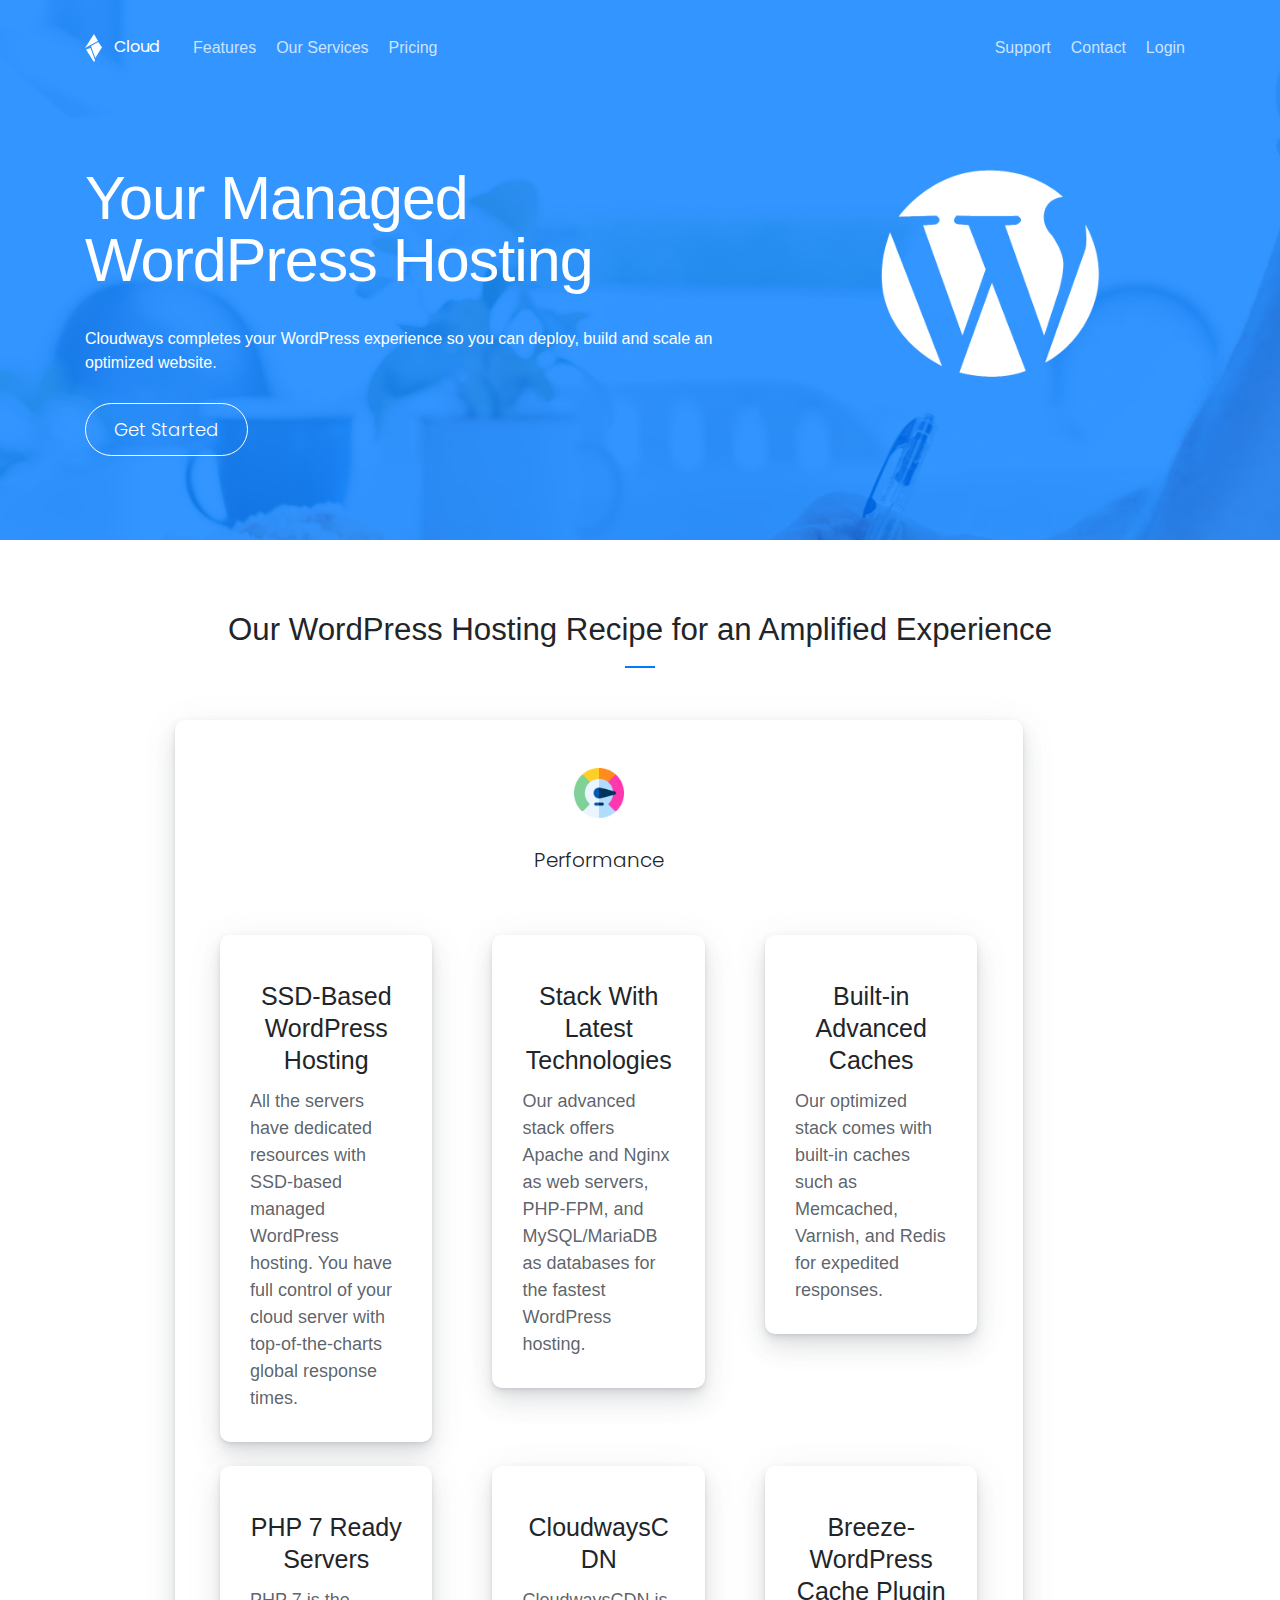
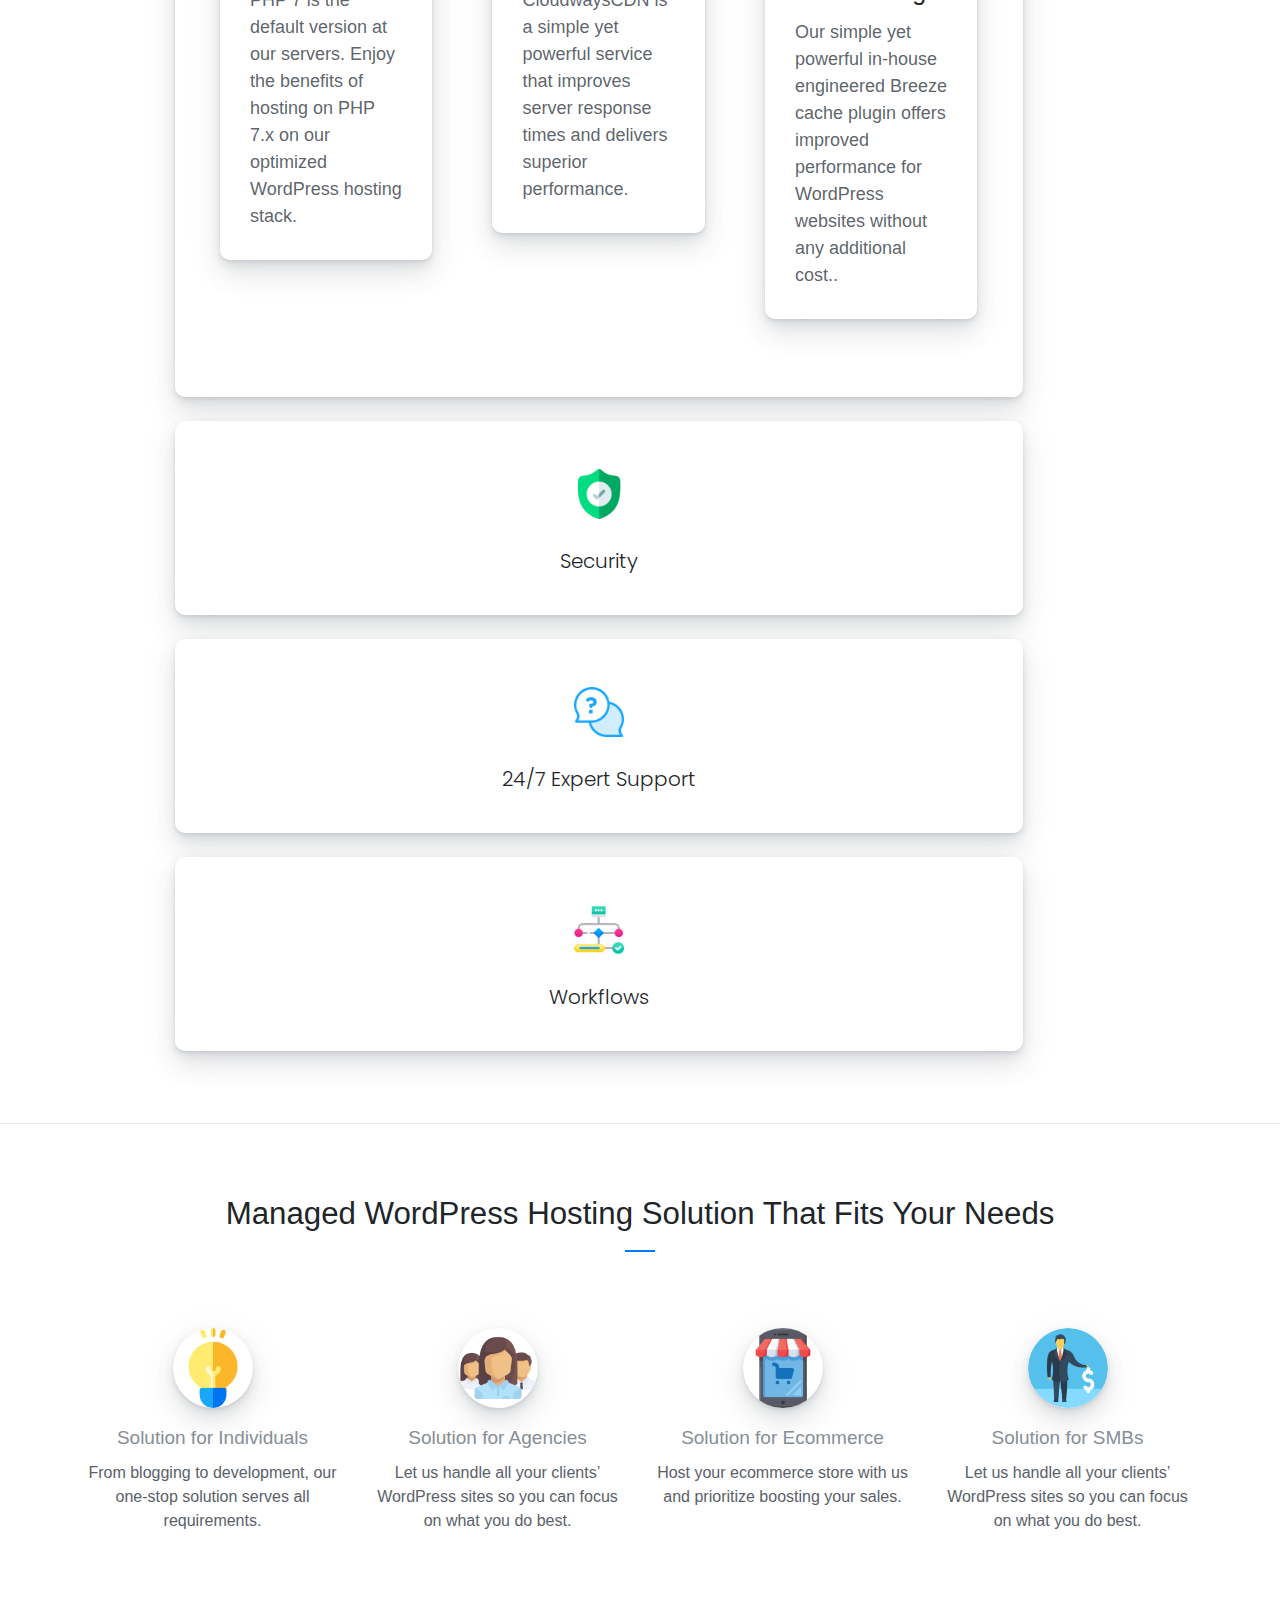
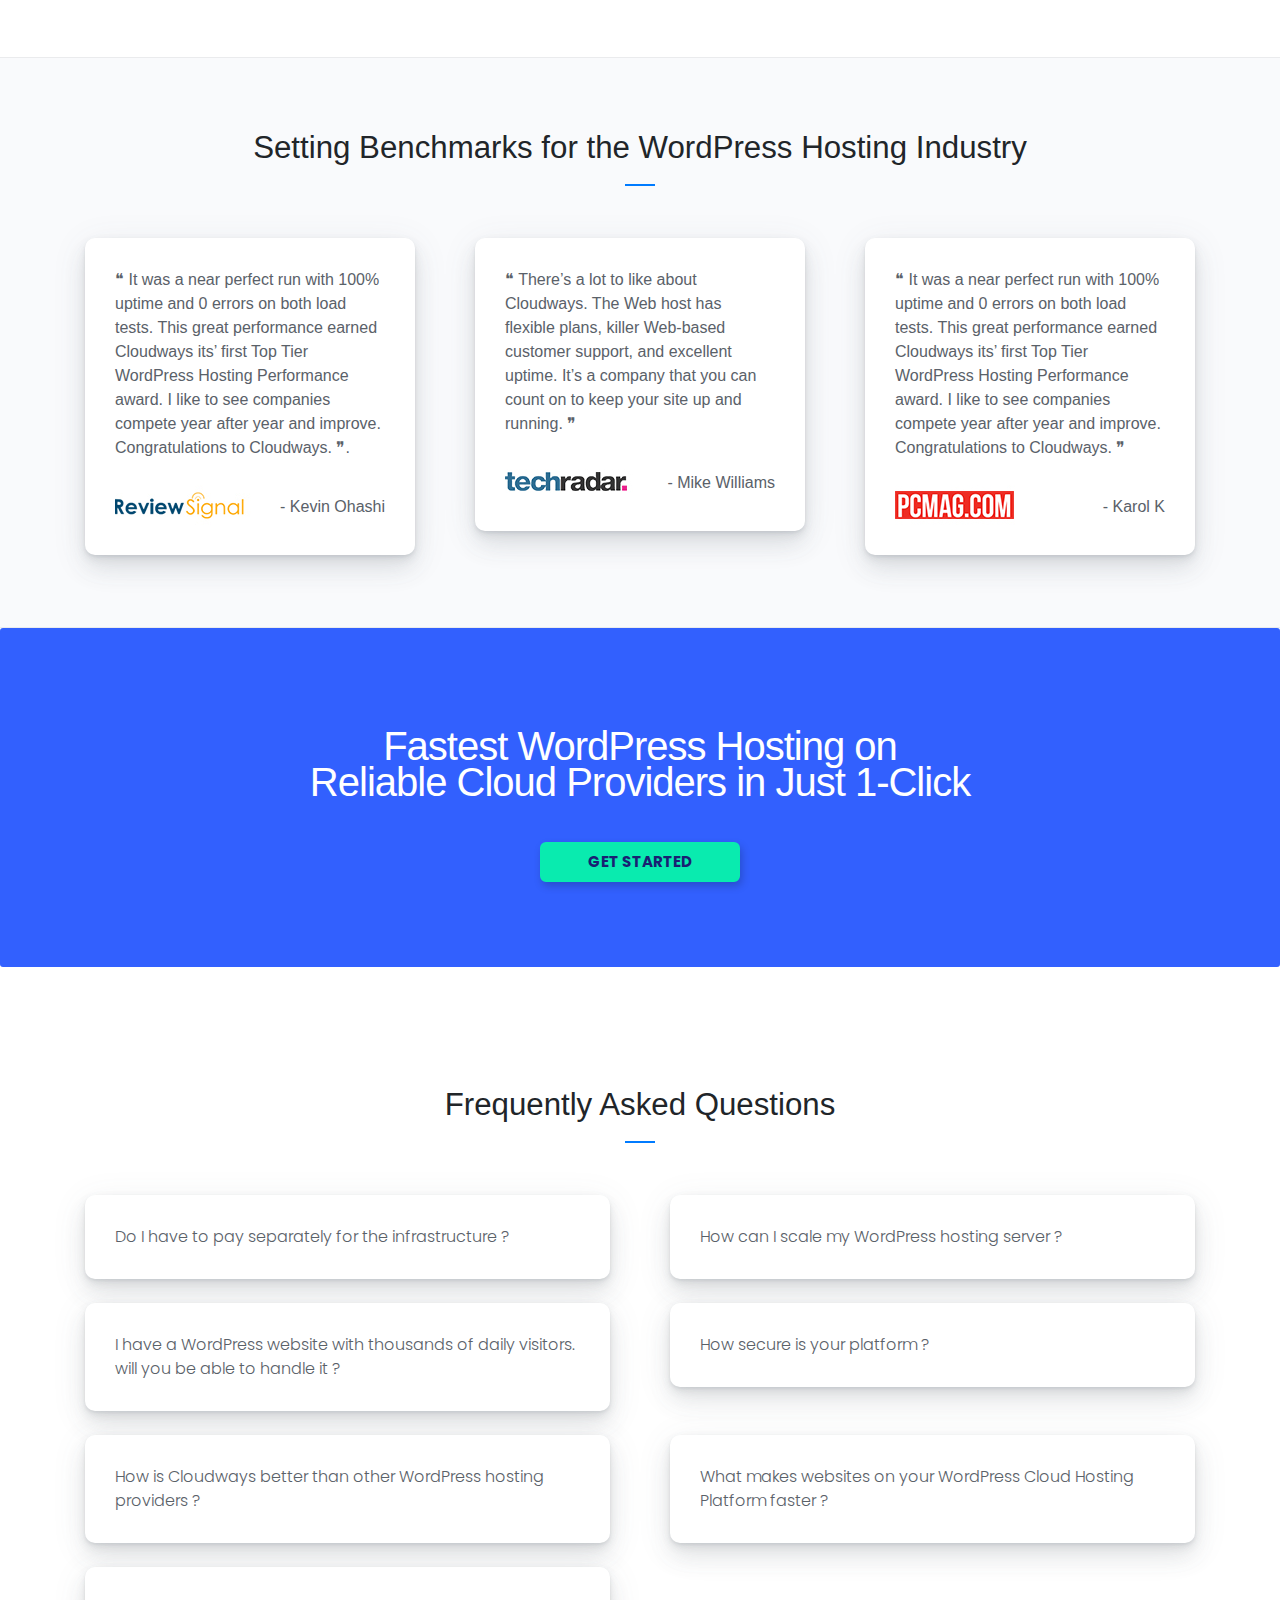
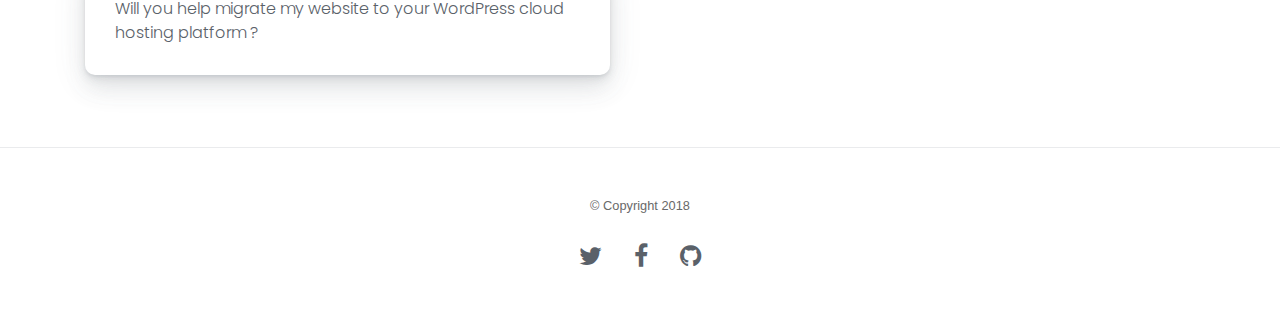
<file: wordpress_hosting.html>
<!doctype html>
<html class="no-js" lang="en">
    <head>
        <meta charset="utf-8">
        <meta http-equiv="x-ua-compatible" content="ie=edge">
        <title>Wordpress Hosting</title>
        <link rel="icon" type="image/png" href="images/app-promo/favicon.png">
        <meta name="description" content="A Wordpress Hosting Page by Sonu.">
        <meta name="viewport" content="width=device-width, initial-scale=1">

        <!-- CSS Dependencies -->
        <link rel="stylesheet" href="https://maxcdn.bootstrapcdn.com/bootstrap/4.0.0/css/bootstrap.min.css" integrity="sha384-Gn5384xqQ1aoWXA+058RXPxPg6fy4IWvTNh0E263XmFcJlSAwiGgFAW/dAiS6JXm" crossorigin="anonymous">
        <link href="https://maxcdn.bootstrapcdn.com/font-awesome/4.7.0/css/font-awesome.min.css" rel="stylesheet" integrity="sha384-wvfXpqpZZVQGK6TAh5PVlGOfQNHSoD2xbE+QkPxCAFlNEevoEH3Sl0sibVcOQVnN" crossorigin="anonymous">
        <link rel="stylesheet" href="css/shards.css?version=2.0.1">
        <link rel="stylesheet" href="css/shards-extras1.css">
    </head>
    <body class="shards-landing-page--1">
      <!-- Welcome Section -->
      <div class="welcome d-flex justify-content-center flex-column">
        <div class="container">
          <!-- Navigation -->
          <nav class="navbar navbar-expand-lg navbar-dark pt-4 px-0">
            <a class="navbar-brand" href="#">
              <img src="images/agency-landing/shards-logo-white.svg" class="mr-2" alt="Cloud- Pricing Page">
              Cloud
            </a>
            <button class="navbar-toggler" type="button" data-toggle="collapse" data-target="#navbarNavDropdown" aria-controls="navbarNavDropdown" aria-expanded="false" aria-label="Toggle navigation">
              <span class="navbar-toggler-icon"></span>
            </button>
            <div class="collapse navbar-collapse" id="navbarNavDropdown">
              <ul class="navbar-nav">
                <li class="nav-item">
                  <a class="nav-link" href="features.html">Features</a>
                </li>
                <li class="nav-item">
                  <a class="nav-link" href="#">Our Services</a>
                </li>
                <li class="nav-item">
                  <a class="nav-link" href="pricing.html">Pricing</a>
                </li>
              </ul>

             <ul class="header-social-icons navbar-nav ml-auto">
                <li class="nav-item">
                  <a class="nav-link" href="#">Support</a>
                </li>
                <li class="nav-item">
                  <a class="nav-link" href="contact.html">Contact</a>
                </li>
                <li class="nav-item">
                  <a class="nav-link" href="#">Login</a>
                </li>
              </ul>
            </div>
          </nav>
          <!-- / Navigation -->
        </div> <!-- .container -->

        <!-- Inner Wrapper -->
        <div class="inner-wrapper mt-auto mb-auto container">
          <div class="row">
            <div class="col-md-7">
                <h1 class="welcome-heading display-4 text-white" style="font-family:inherit">Your Managed WordPress Hosting</h1><br>
                <p class="text-white">Cloudways completes your WordPress experience so you can deploy, build and scale an optimized website.</p>
                <a href="#" class="btn btn-lg btn-outline-white btn-pill align-self-center">Get Started</a>
            </div>
            <div class="col-sm-4 col-lg-4 col-md-4">
                <img class="word" id="word" src="images/app-promo/wordpress.png">
            </div>
          </div>
        </div>
        <!-- / Inner Wrapper -->
      </div>
      <!-- / Welcome Section -->
      
      <!-- Our Blog Section -->
      <div class="blog section section py-4">
        <h3 class="section-title text-center m-5">Our WordPress Hosting Recipe for an Amplified Experience</h3>
        <div class="container col-md-12 col-lg-9">
          <div class="py-4">
            <div class="row">
              <div class="card-deck">
               
               <!--  CARD 0 -->
               
                <div class="col-md-12 col-lg-11">
                  <div class="card mb-4">
                    <div class="card-body">
                      <a class="card-link star" data-toggle="collapse" href="#c0">
                           <h5 class="card-title card_t">
                            <img src="images/app-promo/performance.png" class="card_logo">
                             <h5 class="card_t">Performance</h5>
                           </h5>
                          </a>
                      <div id="c0" class="collapse par show" data-parent="#accordion"><br>
                        <div class="container">
          <div class="py-4">
            <div class="row">
              <div class="card-deck">
                <div class="col-md-12 col-lg-4">
                  <div class="card mb-4">
                    
                    <div class="card-body">
                      <h4 class="card-title crd_t">SSD-Based WordPress Hosting</h4>
                      <p class="card-text">All the servers have dedicated resources with SSD-based managed WordPress hosting. You have full control of your cloud server with top-of-the-charts global response times.</p>
                      
                    </div>
                  </div>
                </div>

                <div class="col-md-12 col-lg-4">
                  <div class="card mb-4">
                    
                    <div class="card-body">
                      <h4 class="card-title crd_t">Stack With Latest Technologies</h4>
                      <p class="card-text">Our advanced stack offers Apache and Nginx as web servers, PHP-FPM, and MySQL/MariaDB as databases for the fastest WordPress hosting.</p>
                      
                    </div>
                  </div>
                </div>

                <div class="col-md-12 col-lg-4">
                  <div class="card mb-4">
                    
                    <div class="card-body">
                      <h4 class="card-title crd_t">Built-in Advanced Caches</h4>
                      <p class="card-text">Our optimized stack comes with built-in caches such as Memcached, Varnish, and Redis for expedited responses.</p>
                      
                    </div>
                  </div>
                </div>
                
                <div class="col-md-12 col-lg-4">
                  <div class="card mb-4">
                    
                    <div class="card-body">
                      <h4 class="card-title crd_t">PHP 7 Ready Servers</h4>
                      <p class="card-text">PHP 7 is the default version at our servers. Enjoy the benefits of hosting on PHP 7.x on our optimized WordPress hosting stack.</p>
                      
                    </div>
                  </div>
                </div>
                
                <div class="col-md-12 col-lg-4">
                  <div class="card mb-4">
                    
                    <div class="card-body">
                      <h4 class="card-title crd_t">CloudwaysCDN</h4>
                      <p>CloudwaysCDN is a simple yet powerful service that improves server response times and delivers superior performance.</p>
                      
                    </div>
                  </div>
                </div>
                
                <div class="col-md-12 col-lg-4">
                  <div class="card mb-4">
                    
                    <div class="card-body">
                      <h4 class="card-title crd_t">Breeze- WordPress Cache Plugin</h4>
                      <p>Our simple yet powerful in-house engineered Breeze cache plugin offers improved performance for WordPress websites without any additional cost..</p>
                      
                    </div>
                  </div>
                </div>
                
              </div>
            </div>
          </div>
        </div>   
                      </div>
                    </div>
                  </div>
                  </div>
                
                <!--  CARD Ends Here-->
                
                <!--  CARD 1 -->
               
                <div class="col-md-12 col-lg-11">
                  <div class="card mb-4">
                    <div class="card-body">
                      <a class="card-link star" data-toggle="collapse" href="#c1">
                           <h5 class="card-title card_t">
                            <img src="images/app-promo/shield.png" class="card_logo">
                             <h5 class="card_t">Security</h5>
                           </h5>
                          </a>
                      <div id="c1" class="collapse par" data-parent="#accordion"><br>
                        <div class="container">
          <div class="py-4">
            <div class="row">
              <div class="card-deck">
                <div class="col-md-12 col-lg-4">
                  <div class="card mb-4">
                    
                    <div class="card-body">
                      <h4 class="card-title crd_t">Dedicated Firewall</h4>
                      <p class="card-text">All our servers are protected by firewalls offering a secure WordPress hosting. We also apply regular OS patches to remove vulnerabilities.</p>
                      
                    </div>
                  </div>
                </div>

                <div class="col-md-12 col-lg-4">
                  <div class="card mb-4">
                    
                    <div class="card-body">
                      <h4 class="card-title crd_t">1-Click SSL Installation</h4>
                      <p class="card-text">Our built-in Let’s Encrypt SSL improves WordPress website security with a trusted certificate that fulfills all your HTTPS requirements for free.</p>
                      
                    </div>
                  </div>
                </div>

                <div class="col-md-12 col-lg-4">
                  <div class="card mb-4">
                    
                    <div class="card-body">
                      <h4 class="card-title crd_t">Auto-Healing Servers</h4>
                      <p class="card-text">You’ll never have to worry about your WordPress website crashing. Most of the cloud server issues are resolved with auto-healing restarts.</p>
                      
                    </div>
                  </div>
                </div>
                
                <div class="col-md-12 col-lg-4">
                  <div class="card mb-4">
                    
                    <div class="card-body">
                      <h4 class="card-title crd_t">IP Whitelisting</h4>
                      <p class="card-text">Easily whitelist your IPs to maintain unrestricted access to SSH and SFTP.</p>
                      
                    </div>
                  </div>
                </div>
                
                <div class="col-md-12 col-lg-4">
                  <div class="card mb-4">
                    
                    <div class="card-body">
                      <h4 class="card-title crd_t">Automated Backups</h4>
                      <p>You can schedule automatic backups of any frequency (from every hour to every 7 days). You can even take a backup whenever you wish.</p>
                      
                    </div>
                  </div>
                </div>
                
                <div class="col-md-12 col-lg-4">
                  <div class="card mb-4">
                    
                    <div class="card-body">
                      <h4 class="card-title crd_t">Two-Factor Authentication</h4>
                      <p>An effective extra safety layer for your Cloudways account, keeping your server safe from all intruders.</p>
                      
                    </div>
                  </div>
                </div>
                
              </div>
            </div>
          </div>
        </div>   
                      </div>
                    </div>
                  </div>
                  </div>
                
                <!--  CARD Ends Here-->
                
                <!--  CARD 2 -->
               
                <div class="col-md-12 col-lg-11">
                  <div class="card mb-4">
                    <div class="card-body">
                      <a class="card-link star" data-toggle="collapse" href="#c2">
                           <h5 class="card-title card_t">
                            <img src="images/app-promo/conversation.png" class="card_logo">
                             <h5 class="card_t">24/7 Expert Support</h5>
                           </h5>
                          </a>
                      <div id="c2" class="collapse par" data-parent="#accordion"><br>
                        <div class="container">
          <div class="py-4">
            <div class="row">
              <div class="card-deck">
                <div class="col-md-12 col-lg-4">
                  <div class="card mb-4">
                    
                    <div class="card-body">
                      <h4 class="card-title crd_t">24/7 Expert Support</h4>
                      <p class="card-text">Our Support Team is active 24/7, any day of the year. All you have to do is type your query and our team will do the magic.</p>
                      
                    </div>
                  </div>
                </div>

                <div class="col-md-12 col-lg-4">
                  <div class="card mb-4">
                    
                    <div class="card-body">
                      <h4 class="card-title crd_t">Active Community</h4>
                      <p class="card-text">Our advanced stack offers Apache and Nginx as web servers, PHP-FPM, and MySQL/MariaDB as databases for the fastest WordPress hosting.</p>
                      
                    </div>
                  </div>
                </div>

                <div class="col-md-12 col-lg-4">
                  <div class="card mb-4">
                    
                    <div class="card-body">
                      <h4 class="card-title crd_t">Knowledge Base</h4>
                      <p class="card-text">We have a comprehensive information hub for our customers. If you need any platform related help, this should be your go-to resource.</p>
                      
                    </div>
                  </div>
                </div>
                
                <div class="col-md-12 col-lg-4">
                  <div class="card mb-4">
                    
                    <div class="card-body">
                      <h4 class="card-title crd_t">24/7 Ticketing</h4>
                      <p class="card-text">You’re never alone! The ticketing system helps you keep track of a particular issue as our team of experts takes care of all the queries.</p>
                      
                    </div>
                  </div>
                </div>
                
                <div class="col-md-12 col-lg-4">
                  <div class="card mb-4">
                    
                    <div class="card-body">
                      <h4 class="card-title crd_t">Managed WordPress Migrations</h4>
                      <p>You never have to worry about migrating your application to Cloudways. Tell us about your application, and we’ll move it in one piece.</p>
                      
                    </div>
                  </div>
                </div>
                
                <div class="col-md-12 col-lg-4">
                  <div class="card mb-4">
                    
                    <div class="card-body">
                      <h4 class="card-title crd_t">Troubleshooting</h4>
                      <p>Our Cloud Engineers are expert bug hunters. If there’s ever a server related issue, simply reach out to our team and they’ll do the trick.</p>
                      
                    </div>
                  </div>
                </div>
                
              </div>
            </div>
          </div>
        </div>   
                      </div>
                    </div>
                  </div>
                  </div>
                
                <!--  CARD Ends Here-->
                
                <!--  CARD 3 -->
               
                <div class="col-md-12 col-lg-11">
                  <div class="card mb-4">
                    <div class="card-body">
                      <a class="card-link star" data-toggle="collapse" href="#c3">
                           <h5 class="card-title card_t">
                            <img src="images/app-promo/workflow.png" class="card_logo">
                             <h5 class="card_t">Workflows</h5>
                           </h5>
                          </a>
                      <div id="c3" class="collapse par" data-parent="#accordion"><br>
                        <div class="container">
          <div class="py-4">
            <div class="row">
              <div class="card-deck">
                <div class="col-md-12 col-lg-4">
                  <div class="card mb-4">
                    
                    <div class="card-body">
                      <h4 class="card-title crd_t">Git Integration</h4>
                      <p class="card-text">With Git auto-deployment, updated code is deployed on live servers as soon as the changes occur in the remote repositories.</p>
                      
                    </div>
                  </div>
                </div>

                <div class="col-md-12 col-lg-4">
                  <div class="card mb-4">
                    
                    <div class="card-body">
                      <h4 class="card-title crd_t">SSH and SFTP Access</h4>
                      <p class="card-text">Securely access the server and update files and folders using SSH or SFTP. You can even generate individual SFTP credentials for the team.</p>
                      
                    </div>
                  </div>
                </div>

                <div class="col-md-12 col-lg-4">
                  <div class="card mb-4">
                    
                    <div class="card-body">
                      <h4 class="card-title crd_t">Application & Server Cloning</h4>
                      <p class="card-text">With our 1-Click feature you can clone entire servers or make copies of individual sites on new staging URLs easily.</p>
                      
                    </div>
                  </div>
                </div>
                
                <div class="col-md-12 col-lg-4">
                  <div class="card mb-4">
                    
                    <div class="card-body">
                      <h4 class="card-title crd_t">Staging Area & URLs</h4>
                      <p class="card-text">We offer unlimited staging areas and URLs for you to test and develop without making any changes to live websites.</p>
                      
                    </div>
                  </div>
                </div>
                
                <div class="col-md-12 col-lg-4">
                  <div class="card mb-4">
                    
                    <div class="card-body">
                      <h4 class="card-title crd_t">Add Team Members</h4>
                      <p>Distribute tasks within the team and co-workers, regardless of their location, and assign them limited or full access to your server or app.</p>
                      
                    </div>
                  </div>
                </div>
                
                <div class="col-md-12 col-lg-4">
                  <div class="card mb-4">
                    
                    <div class="card-body">
                      <h4 class="card-title crd_t">WP Migrator Plugin</h4>
                      <p>Easily move your WordPress site to Cloudways without any hassle for free. Our automated migrator tool does all the work.</p>
                      
                    </div>
                  </div>
                </div>
                
              </div>
            </div>
          </div>
        </div>   
                      </div>
                    </div>
                  </div>
                  </div>
                
                <!--  CARD Ends Here-->
                
              </div>
            </div>
          </div>
        </div>
      </div>

      <!-- / Our Blog Section -->
     
       
       <!-- Agility Section -->
      <div class="testimonials section py-4">
          <h3 class="section-title text-center m-5">Managed WordPress Hosting Solution That Fits Your Needs</h3>

          <div class="container py-5">
            <div class="row">
                <div class="col-md-3 testimonial text-center">
                    <div class="avatar rounded-circle with-shadows mb-3 ml-auto mr-auto">
                        <img src="images/common/solution.png" class="w-100" alt="Live" />
                    </div>
                    <span class="text-muted d-block mb-2" style="font-size: 19px">Solution for Individuals</span>
                    <p>From blogging to development, our one-stop solution serves all requirements.<br><br></p>
                </div>
                
                <div class="col-md-3 testimonial text-center">
                    <div class="avatar rounded-circle with-shadows mb-3 ml-auto mr-auto">
                        <img src="images/common/network.png" class="w-100" alt="Pro">
                    </div>
                    <span class="text-muted d-block mb-2" style="font-size: 19px">Solution for Agencies</span>
                    <p>Let us handle all your clients’ WordPress sites so you can focus on what you do best.<br><br></p>
                </div>
                
                <div class="col-md-3 testimonial text-center">
                    <div class="avatar rounded-circle with-shadows mb-3 ml-auto mr-auto">
                        <img src="images/common/ecommerce.png" class="w-100" alt="Scale" style="height:80px">
                    </div>
                    <span class="text-muted d-block mb-2" style="font-size: 19px">Solution for Ecommerce</span>
                    <p>Host your ecommerce store with us and prioritize boosting your sales.<br><br></p>
                </div>
                
                <div class="col-md-3 testimonial text-center">
                    <div class="avatar rounded-circle with-shadows mb-3 ml-auto mr-auto">
                        <img src="images/common/businessman.png" class="w-100" alt="Scale" />
                    </div>
                    <span class="text-muted d-block mb-2" style="font-size: 19px">Solution for SMBs</span>
                    <p>Let us handle all your clients’ WordPress sites so you can focus on what you do best.<br><br></p>
                </div>
            </div>
          </div>
      </div>
      <!-- / Agility Section --> 
        
        <!-- Our Blog Section -->
      <div class="blog section section-invert py-4">
        <h3 class="section-title text-center m-5">Setting Benchmarks for the WordPress Hosting Industry</h3>
        <div class="container">
          <div class="py-4">
            <div class="row">
              <div class="card-deck">
                <div class="col-md-12 col-lg-4">
                  <div class="card mb-4">
                    
                    <div class="card-body">
                      
                      <p class="card-text">❝ It was a near perfect run with 100% uptime and 0 errors on both load tests. This great performance earned Cloudways its’ first Top Tier WordPress Hosting Performance award. I like to see companies compete year after year and improve. Congratulations to Cloudways. ❞.</p>
                      <img src="images/app-promo/signal.jpg" alt="Review Signal">
                      <strong class="sign">- Kevin Ohashi</strong>
                    </div>
                  </div>
                </div>

                <div class="col-md-12 col-lg-4">
                  <div class="card mb-4">
                    
                    <div class="card-body">
                      
                      <p class="card-text">❝ There’s a lot to like about Cloudways. The Web host has flexible plans, killer Web-based customer support, and excellent uptime. It’s a company that you can count on to keep your site up and running. ❞</p>
                      <img src="images/app-promo/tech_radar.jpg" alt="Tech Radar">
                      <strong class="sign">- Mike Williams</strong>
                    </div>
                  </div>
                </div>

                <div class="col-md-12 col-lg-4">
                  <div class="card mb-4">
                    
                    <div class="card-body">
                      
                      <p class="card-text">❝ It was a near perfect run with 100% uptime and 0 errors on both load tests. This great performance earned Cloudways its’ first Top Tier WordPress Hosting Performance award. I like to see companies compete year after year and improve. Congratulations to Cloudways. ❞</p>
                      <img src="images/app-promo/pcmag.jpg" alt="Pcmag">
                      <strong class="sign">- Karol K</strong>
                    </div>
                  </div>
                </div>
              </div>
            </div>
          </div>
        </div>
      </div>
      <!-- / Our Blog Section -->
      
       <!--Widget Contact Sale-->
        <section id="" class="wt-cntc-sale-wrapper">
        <div class="wt-cntc-sale-main "style="color: #fff">
        <h2 style="font-family: inherit;font-weight: 230"><b>Fastest WordPress Hosting on<br>Reliable Cloud Providers in Just 1-Click</b></h2>
         <div class="wt-cntc-sale-btn"> 
          <a href="/en/contact_us.php" class="btn cw-glb-btn">GET STARTED
            </a>
         </div>
         </div>
        </section><br><br>
     <!--Widget Contact Sale-->
      
      
      
      
      <!-- FAQ -->
      <div class="blog section section py-4">
        <h3 class="section-title text-center m-5">Frequently Asked Questions</h3>
        <div class="container">
          <div class="py-4">
            <div class="row">
              <div class="card-deck">
               
                <div class="col-md-12 col-lg-6">
                  <div class="card mb-4">
                    <div class="card-body">
                      <a class="card-link star" data-toggle="collapse" href="#a1">
                       Do I have to pay separately for the infrastructure ?
                      </a>
                      <div id="a1" class="collapse par" data-parent="#accordion"><br>
                        No! That’s the beauty of our managed WordPress Cloud Hosting Platform. Our WordPress hosting plans include infrastructure charges as well.    
                      </div>
                    
                     
                    </div>
                  </div>
                </div>

                <div class="col-md-12 col-lg-6">
                  <div class="card mb-4">
                    <div class="card-body">
                      <a class="card-link star" data-toggle="collapse" href="#a2">
                       How can I scale my WordPress hosting server ?
                      </a>
                      <div id="a2" class="collapse par" data-parent="#accordion"><br>
                        Through our Managed WordPress hosting platform, you can vertically scale all the aspects of your server for WordPress sites. In some cases, cloning may be required.    
                      </div>
                    
                     
                    </div>
                  </div>
                </div>

                <div class="col-md-12 col-lg-6">
                  <div class="card mb-4">
                    <div class="card-body">
                      <a class="card-link star" data-toggle="collapse" href="#a3">
                        I have a WordPress website with thousands of daily visitors. will you be able  to handle it ?
                      </a>
                      <div id="a3" class="collapse par" data-parent="#accordion"><br>
                        Our wp hosting platform has the ability to host WordPress sites of all sizes.
                       <br>You can scale your servers that have hosted WordPress in just a single click.    
                      </div>
                    
                     
                    </div>
                  </div>
                </div>
                
                <div class="col-md-12 col-lg-6">
                  <div class="card mb-4">
                    <div class="card-body">
                      <a class="card-link star" data-toggle="collapse" href="#c4">
                         How secure is your platform ?
                      </a>
                      <div id="c4" class="collapse par" data-parent="#accordion"><br>
                        We take the security of our managed WordPress hosting very seriously. We have deployed platform-level firewalls on all our servers that have hosted WordPress and other applications. Our experts have also used top-notch security hardening techniques.<br><br>In addition, all customers, no matter how big or small, are hosted on dedicated and jailed WordPress cloud hosting.    
                      </div>
                    
                     
                    </div>
                  </div>
                </div>
                
                <div class="col-md-12 col-lg-6">
                  <div class="card mb-4">
                    <div class="card-body">
                      <a class="card-link star" data-toggle="collapse" href="#c5">
                         How is Cloudways better than other WordPress hosting providers ?
                      </a>
                      <div id="c5" class="collapse par" data-parent="#accordion"><br>
                        With our high performance managed WordPress Cloud Hosting Platform, you have everything from monitoring, scaling and cloning to backups, restores, and much more under 1-Click operation.<br><br>Additionally, for your WordPress our managed hosting platform offers scalability and is capable of handling WordPress multisite and ecommerce website using WooCommerce. In comparison to other managed WordPress hosting providers, we offer you the opportunity to experience industry’s first, CloudwaysBot along with an optimized wp hosting platform. For developers, you have an option to use the API for integrations, automation, and development on top of a managed cloud hosting platform.    
                      </div>
                    
                     
                    </div>
                  </div>
                </div>
                
                <div class="col-md-12 col-lg-6">
                  <div class="card mb-4">
                    <div class="card-body">
                      <a class="card-link star" data-toggle="collapse" href="#c6">
                        What makes websites on your WordPress Cloud Hosting Platform faster ?
                      </a>
                      <div id="c6" class="collapse par" data-parent="#accordion"><br>
                        During the deployment of your WordPress site on our managed hosting platform, we deploy a unique optimization technology, known as ThunderStack.<br><br>The ThunderStack technology is a potent combination of the powerful features of Varnish, Memcached, Apache, and Nginx. This unique formula gets you the best-managed WordPress hosting that guarantees up to 100% better and fastest page load times.    
                      </div>
                    
                     
                    </div>
                  </div>
                </div>
                
                <div class="col-md-12 col-lg-6">
                  <div class="card mb-4">
                    <div class="card-body">
                      <a class="card-link star" data-toggle="collapse" href="#c7">
                        Will you help migrate my website to your WordPress cloud hosting platform ?
                      </a>
                      <div id="c7" class="collapse par" data-parent="#accordion"><br>
                        Migrating your WordPress website is an easy task. Free WordPress Migrator is a dedicated plugin that we have created for migration to our best hosting for WordPress. In most cases, the automated WordPress Migration works like a charm.<br><br>Additionally, we offer one free managed migration, in case you wish to have assistance with your migration    
                      </div>
                    
                     
                    </div>
                  </div>
                </div>
                
              </div>
            </div>
          </div>
        </div>
      </div>

      <!-- / FAQ -->
     
 
      <!-- Footer Section -->
      <footer class="main-footer py-5">
      <p class="text-center small p-0 mb-4" style="color: dimgray">&copy; Copyright 2018 </p>
      <div class="social d-table mx-auto">
        <a class="twitter mx-3 h4 d-inline-block text-secondary" href="https://twitter.com/DesignRevision" target="_blank">
          <i class="fa fa-twitter"></i>
          <span class="sr-only">View our Twitter Profile</span>
        </a>
        <a class="facebook mx-3 h4 d-inline-block text-secondary" href="https://www.facebook.com/designrevision" target="_blank">
          <i class="fa fa-facebook"></i>
          <span class="sr-only">View our Facebook Profile
            </span>
        </a>
        <a class="github mx-3 h4 d-inline-block text-secondary" href="https://github.com/designrevision" target="_blank">
          <i class="fa fa-github"></i>
          <span class="sr-only">View our GitHub Profile</span>
        </a>
      </div>
    </footer>
      <!-- / Footer Section -->

      <!-- JavaScript Dependencies -->
      <script src="https://code.jquery.com/jquery-3.2.1.min.js" integrity="sha256-hwg4gsxgFZhOsEEamdOYGBf13FyQuiTwlAQgxVSNgt4=" crossorigin="anonymous"></script>
      <script src="https://cdnjs.cloudflare.com/ajax/libs/popper.js/1.11.0/umd/popper.min.js" integrity="sha384-b/U6ypiBEHpOf/4+1nzFpr53nxSS+GLCkfwBdFNTxtclqqenISfwAzpKaMNFNmj4" crossorigin="anonymous"></script>
      <script src="https://maxcdn.bootstrapcdn.com/bootstrap/4.0.0/js/bootstrap.min.js" integrity="sha384-JZR6Spejh4U02d8jOt6vLEHfe/JQGiRRSQQxSfFWpi1MquVdAyjUar5+76PVCmYl" crossorigin="anonymous"></script>
    </body>
</html>
</file>
<file: css/shards-extras.css>
.shards-landing-page--1 .welcome {
  position: relative;
  height: 100vh;
  min-height: 700px;
  background: url("../images/agency-landing/welcome-cover.jpg") no-repeat center center fixed;
  background-size: cover;
}

.shards-landing-page--1 .welcome:before {
  position: absolute;
  z-index: 0;
  content: '';
  top: 0;
  left: 0;
  right: 0;
  bottom: 0;
  opacity: .8;
  background: #007bff;
}

@media (max-width: 767.98px) {
  .shards-landing-page--1 .welcome .inner-wrapper {
    text-align: center;
  }
}

@media (max-width: 400px) {
  .shards-landing-page--1 .welcome .welcome-heading {
    font-size: 2.415rem;
  }
}

.shards-landing-page--1 .section-title {
  position: relative;
}

.shards-landing-page--1 .section-title:after {
  content: '';
  width: 30px;
  height: 2px;
  background: #007bff;
  position: absolute;
  left: 50%;
  margin-left: -15px;
  bottom: -20px;
}

.shards-landing-page--1 .feature .icon {
  border-radius: 50%;
  min-width: 65px;
  height: 65px;
  line-height: 65px;
  text-align: center;
  box-shadow: 0 2px 4px rgba(33, 37, 41, 0.1), 0 7px 14px rgba(33, 37, 41, 0.1);
  font-size: 27px;
}

.shards-landing-page--1 .section {
  border-bottom: 1px solid #eaebed;
}

.shards-landing-page--1 .section-invert {
  background: #f9fafc;
}

.shards-landing-page--1 .testimonials .avatar {
  max-width: 80px;
  overflow: hidden;
}

.shards-app-promo-page--1 .welcome {
  position: relative;
  height: 100vh;
  min-height: 700px;
  background: url("../images/app-promo/welcome-cover.jpg") no-repeat center center fixed;
  background-size: cover;
}

.shards-app-promo-page--1 .welcome:before {
  position: absolute;
  z-index: 0;
  content: '';
  top: 0;
  left: 0;
  right: 0;
  bottom: 0;
  opacity: .9;
  background: #212529;
}

@media (max-width: 991.98px) {
  .shards-app-promo-page--1 .welcome {
    height: auto;
  }
  .shards-app-promo-page--1 .welcome .header-social-icons {
    display: none;
  }
}

@media (max-width: 767.98px) {
  .shards-app-promo-page--1 .welcome {
    height: auto;
  }
  .shards-app-promo-page--1 .welcome .inner-wrapper {
    padding-top: 4.5rem;
    text-align: center;
  }
}

@media (max-width: 400px) {
  .shards-app-promo-page--1 .welcome .welcome-heading {
    font-size: 2.415rem;
  }
}
@media screen and (max-width:720px){   
    #pro{ 
    width: 100%;
    max-width: 410px;
    height: auto;
   } 
}
   
   .pro1{ 
    width: 200%;
    max-width: 480px;
    height: auto;
   } 
/*.iphone-mockup {
    width: 100%;
    max-width: 400px;
    height: auto;    
}*/


.shards-app-promo-page--1 .section-title {
  position: relative;
}

.shards-app-promo-page--1 .section-title:after {
  content: '';
  width: 30px;
  height: 2px;
  background: #17c671;
  position: absolute;
  left: 50%;
  margin-left: -15px;
  bottom: -20px;
}

.shards-app-promo-page--1 .section-title.underline--left:after {
  left: 0;
  margin-left: 0;
}

.shards-app-promo-page--1 .app-screenshot {
  background: url("../images/app-promo/features-background.jpg") no-repeat center center fixed;
  background-size: cover;
}

.shards-app-promo-page--1 .app-screenshot:before {
  content: '';
  position: absolute;
  top: 0;
  left: 0;
  bottom: 0;
  right: 0;
  background: #e9ecef;
  opacity: .6;
}

.shards-app-promo-page--1 .app-screenshot img {
  max-width: 300px;
  position: absolute;
  z-index: 1;
  top: 50%;
  left: 100%;
  -webkit-transform: translate(-50%, -50%);
          transform: translate(-50%, -50%);
  box-shadow: 0 13px 25px rgba(0, 0, 0, 0.05), 0 60px 100px rgba(192, 192, 192, 0.5);
}

@media (max-width: 991.98px) {
  .shards-app-promo-page--1 .app-screenshot img {
    display: table;
    position: static;
    -webkit-transform: translate(0);
            transform: translate(0);
    margin: 0 auto;
  }
}

.shards-app-promo-page--1 .feature .icon {
  border-radius: 50%;
  min-width: 65px;
  height: 65px;
  line-height: 65px;
  text-align: center;
  box-shadow: 0 2px 4px rgba(33, 37, 41, 0.1), 0 7px 14px rgba(33, 37, 41, 0.1);
  font-size: 27px;
}

@media (max-width: 767.98px) {
  .shards-app-promo-page--1 .feature .icon {
    margin-right: 1.5rem !important;
  }
}

.shards-app-promo-page--1 .blog .card-img-top {
  height: 100%;
}

.shards-app-promo-page--1 .section {
  border-bottom: 1px solid #eaebed;
}

.shards-app-promo-page--1 .section-invert {
  background: #f9fafc;
}

.shards-app-promo-page--1 .testimonials .avatar {
  max-width: 80px;
  overflow: hidden;
}

@media (max-width: 767.98px) {
  .shards-app-promo-page--1 .subscribe input, .shards-app-promo-page--1 .subscribe button {
    width: 100%;
  }
}
/*# sourceMappingURL=shards-extras.css.map */
</file>
<file: css/about.css>
@import url("https://fonts.googleapis.com/css?family=Poppins:300,400,500,600|Roboto+Mono");
:root {
  --blue: #007bff;
  --indigo: #674eec;
  --purple: #8445f7;
  --pink: #ff4169;
  --red: #c4183c;
  --orange: #fb7906;
  --yellow: #ffb400;
  --green: #17c671;
  --teal: #1adba2;
  --cyan: #00b8d8;
  --white: #fff;
  --gray: #868e96;
  --gray-dark: #343a40;
  --primary: #007bff;
  --secondary: #5A6169;
  --success: #17c671;
  --info: #00b8d8;
  --warning: #ffb400;
  --danger: #c4183c;
  --light: #e9ecef;
  --dark: #212529;
  --breakpoint-xs: 0;
  --breakpoint-sm: 576px;
  --breakpoint-md: 768px;
  --breakpoint-lg: 992px;
  --breakpoint-xl: 1200px;
  --font-family-sans-serif: -apple-system, BlinkMacSystemFont, "Segoe UI", Roboto, "Helvetica Neue", Arial, sans-serif;
  --font-family-monospace: "Roboto Mono", Menlo, Monaco, Consolas, "Liberation Mono", "Courier New", monospace;
}

body {
  font-size: 1rem;
  font-weight: 300;
  color: #5A6169;
  background-color: #fff;
}

a {
  color: #007bff;
  text-decoration: none;
}

a:hover {
  color: #0056b3;
  text-decoration: underline;
}



h1, h2, h3, h4, h5, h6 {
  margin-top: 0;
  margin-bottom: .5rem;
}

.h1, .h2, .h3, .h4, .h5, .h6 {
  display: block;
}

h1, h2, h3, h4, h5, h6,
.h1, .h2, .h3, .h4, .h5, .h6 {
  margin-bottom: 0.75rem;
  font-family: "Poppins", -apple-system, BlinkMacSystemFont, "Segoe UI", Roboto, "Helvetica Neue", Arial, sans-serif;
  font-weight: 400;
  color: #212529;
}

h1, .h1 {
  font-size: 3.052rem;
  letter-spacing: -0.0625rem;
  line-height: 3rem;
}


h4, .h4 {
  font-size: 1.563rem;
  line-height: 2rem;
}

p {
  margin-bottom: 1.75rem;
}

small,
.small {
  font-size: 80%;
  font-weight: 300;
}
#head{
    font-size: 33px;
    text-align: center;
    font-family:inherit;
    font-weight: 600;
}
#head2{
    font-family:sans-serif;
    text-align: center;
    font-size: 18px;
    font-weight: 40;
    word-spacing: 4px;
    line-height: 25px;
    
}
.abt-vlu-wrap {
    background-color: #f4f3f9;
    padding: 70px 0
}
 .abt-vlu-wrap {
        padding: 30px 0 50px
    }

.text{
    text-align: center;
    font-size: 40px;
    font-family: inherit;
    padding-top: 40px;
}
.text2{
    text-align: center;
    font-size: 20px;
}


.abt-vlu-tab-contnt {
    background-color: #2f39bf;
    padding: 25px 35px 45px;
    box-shadow: 1px 1px 8px rgba(0, 0, 0, 0.2);
    border-radius: 8px;
    min-height: 440px;
    position: relative
}

.abt-vlu-tab-contnt h3 {
    color: #fff;
    font-size: 36px;
    line-height: 44px;
    font-weight: 500
}

.abt-vlu-tab-contnt p {
    color: #fff;
    font-size: 20px;
    width: 80%
}

.abt-vlu-tab-contnt-btn {
    position: absolute;
    right: 25px;
    bottom: 25px
}

.abt-vlu-tab-contnt-btn>a {
    display: inline-block;
    background-color: #fff;
    height: 35px;
    width: 35px;
    border-radius: 50px;
    text-align: center;
    margin-left: 5px
}

.abt-vlu-tab-contnt-btn>a i {
    color: #000;
    font-size: 30px;
    line-height: 30px
}
    .abt-vlu-tab-contnt {
        min-height: inherit;
        padding: 5px 15px 15px
    }
    .abt-vlu-tab-contnt h3 {
        font-size: 28px;
        line-height: 36px
    }
    .abt-vlu-tab-contnt p {
        width: 100%;
        font-size: 18px;
        margin-bottom: 50px
    }
    .abt-vlu-tab-contnt-btn>a {
        width: 30px;
        height: 30px
    }
    .abt-vlu-tab-contnt-btn>a i {
        font-size: 24px;
        line-height: 26px
    }
.tab-content>.tab-pane {
    display: none;
    visibility: hidden
}

.tab-content>.active {
    display: block;
    visibility: visible
}
.abt-vlu-cw-logo {
    display: inline-block;
    position: absolute;
    right: 15px;
    top: 115px
}
 .abt-vlu-cw-logo {
        right: 50%;
        top: 100px;
        margin-right: -82px
    }
.abt-vlu-cw-logo {
        margin-right: -60px;
        width: 120px;
        height: 120px;
        background-position: center -795px
    }
.container {
    padding-right: 20px;
    padding-left: 20px;
    margin-right: auto;
    margin-left: auto
}
.abt-vlu-ttl-wrap {
    text-align: center;
    margin-bottom: 40px;
    margin-top: 40px;
}

.abt-vlu-ttl-wrap h2 {
    color: #091e42;
    font-size: 40px;
    font-weight: 500
}

.abt-vlu-ttl-wrap p {
    font-size: 25px;
    font-weight: 200;
}

#demo{
    padding-top: 100px;
}
.demo1 h1{
    padding-bottom: -200px;
    font-size: 58px; 
    text-align: center;
    color: white;
}
.demo1 p{
    font-size: 22px;
    text-align: center;
    color: white;
}
.demo2 p{
    font-size: 29px;
    text-align: center;
    color: white;
    margin-top: 70px;
}
.wt-sig-prc-wrapper {
    background-color: #2e39bf;
    padding: 80px 15px 200px 1px;
    text-align: center;
    position: relative;
    overflow: hidden
}

.wt-sig-prc-wrapper.wt-sig-prc-no-box {
    padding-bottom: 140px
}
.wt-sig-prc-wrapper h2 {
    text-align: center;
    font-size: 39px;
    margin: 0;
    color: #fff;
    font-weight: 80;
    font-family: sans-serif;
}
.wt-sig-prc-wrapper p {
    text-align: center;
    font-size: 20px;
    margin: 15px 0 30px 0;
    color: white;
    font-weight: 20;
        
}

.cw-glb-btn,
.cw-glb-btn_blank {
    border: 0;
    color: #192072 !important;
    font-size: 15px;
    display: inline-block;
    font-weight: 700;
    background-color:orange;
    border-radius: 6px !important;
    padding: 10px 24px;
    border: 2px solid orange;
    text-transform: uppercase;
    -webkit-box-shadow: 2px 4px 8px 0 rgba(0, 0, 0, .2) !important;
    -moz-box-shadow: 2px 4px 8px 0 rgba(0, 0, 0, .2) !important;
    box-shadow: 2px 4px 8px 0 rgba(0, 0, 0, .2) !important;
    transition: all .3s ease-in-out
}

.cw-glb-btn:hover,
.cw-glb-btn:focus,
.cw-glb-btn:active {
    background-color: #74ffda !important;
    border-color: #74ffda !important
}

.cw-glb-btn_blank {
    color: #fff !important;
    border-color: #fff !important;
    background-color: transparent !important
}

.cw-glb-btn_blank:hover {
    background-color: #fff !important;
    color: #1f2d3d !important
}
.img-pic{
    height: auto;
    width: 700px;
    padding-right: 300px;
}
.img-pic1{
    height: auto;
    width: 460px;
    padding-right: 100px;
    padding-top: 80px;
}
</file>
<file: css/about-extras.css>
.nfeat-menu-anch-sec {
    background: #fff;
    padding: 50px 50px 10px 50px;
    box-shadow: 5px 1px 32px rgba(0, 0, 0, 0.1);
    -webkit-box-shadow: 5px 1px 32px rgba(0, 0, 0, 0.1);
    -moz-box-shadow: 5px 1px 32px rgba(0, 0, 0, 0.1);
    border-radius: 4px;
    margin-top: -69px;
    position: relative
}
.le-padd{
    margin-top: -200px;
}
.shards-landing-page--1 .welcome {
  position: relative;
  height: 60vh;
  min-height: 300px;
  background-size: cover;
}

.shards-landing-page--1 .welcome:before {
  position: absolute;
  z-index: 0;
  content: '';
  top: 0;
  left: 0;
  right: 0;
  bottom: 0;
  opacity: .8;
  background: #200db3;
}
</file>
<file: css/shards-extras1.css>
.shards-landing-page--1 .welcome {
  position: relative;
  height: 60vh;
  min-height: 400px;
  background: url("../images/agency-landing/welcome-cover.jpg") no-repeat center center fixed;
  background-size: cover;
}
.shards-landing-page--1 .welcome:before {
  position: absolute;
  z-index: 0;
  content: '';
  top: 0;
  left: 0;
  right: 0;
  bottom: 0;
  opacity: .8;
  background: #007bff;
}

@media (max-width: 767.98px) {
  .shards-landing-page--1 .welcome .inner-wrapper {
    text-align: center;
  }
}

@media (max-width: 400px) {
  .shards-landing-page--1 .welcome .welcome-heading {
    font-size: 2.415rem;
  }
}

.shards-landing-page--1 .section-title {
  position: relative;
}

.shards-landing-page--1 .section-title:after {
  content: '';
  width: 30px;
  height: 2px;
  background: #007bff;
  position: absolute;
  left: 50%;
  margin-left: -15px;
  bottom: -20px;
}

.shards-landing-page--1 .feature .icon {
  border-radius: 50%;
  min-width: 65px;
  height: 65px;
  line-height: 65px;
  text-align: center;
  box-shadow: 0 2px 4px rgba(33, 37, 41, 0.1), 0 7px 14px rgba(33, 37, 41, 0.1);
  font-size: 27px;
}

.shards-landing-page--1 .section {
  border-bottom: 1px solid #eaebed;
}

.shards-landing-page--1 .section-invert {
  background: #f9fafc;
}

.shards-landing-page--1 .testimonials .avatar {
  max-width: 80px;
  overflow: hidden;
}

.shards-app-promo-page--1 .welcome {
  position: relative;
  height: 100vh;
  min-height: 700px;
  background: url("../images/app-promo/welcome-cover.jpg") no-repeat center center fixed;
  background-size: cover;
}

.shards-app-promo-page--1 .welcome:before {
  position: absolute;
  z-index: 0;
  content: '';
  top: 0;
  left: 0;
  right: 0;
  bottom: 0;
  opacity: .9;
  background: #212529;
}

@media (max-width: 991.98px) {
  .shards-app-promo-page--1 .welcome {
    height: auto;
  }
  .shards-app-promo-page--1 .welcome .header-social-icons {
    display: none;
  }
}

@media (max-width: 767.98px) {
  .shards-app-promo-page--1 .welcome {
    height: auto;
  }
  .shards-app-promo-page--1 .welcome .inner-wrapper {
    padding-top: 4.5rem;
    text-align: center;
  }
}

@media (max-width: 400px) {
  .shards-app-promo-page--1 .welcome .welcome-heading {
    font-size: 2.415rem;
  }
}
@media screen and (max-width:720px){   
    #pro{ 
    width: 100%;
    max-width: 410px;
    height: auto;
   } 
}
   
   .pro1{ 
    width: 200%;
    max-width: 480px;
    height: auto;
   } 
/*.iphone-mockup {
    width: 100%;
    max-width: 400px;
    height: auto;    
}*/


.shards-app-promo-page--1 .section-title {
  position: relative;
}

.shards-app-promo-page--1 .section-title:after {
  content: '';
  width: 30px;
  height: 2px;
  background: #17c671;
  position: absolute;
  left: 50%;
  margin-left: -15px;
  bottom: -20px;
}

.shards-app-promo-page--1 .section-title.underline--left:after {
  left: 0;
  margin-left: 0;
}

.shards-app-promo-page--1 .app-screenshot {
  background: url("../images/app-promo/features-background.jpg") no-repeat center center fixed;
  background-size: cover;
}

.shards-app-promo-page--1 .app-screenshot:before {
  content: '';
  position: absolute;
  top: 0;
  left: 0;
  bottom: 0;
  right: 0;
  background: #e9ecef;
  opacity: .6;
}

.shards-app-promo-page--1 .app-screenshot img {
  max-width: 300px;
  position: absolute;
  z-index: 1;
  top: 50%;
  left: 100%;
  -webkit-transform: translate(-50%, -50%);
          transform: translate(-50%, -50%);
  box-shadow: 0 13px 25px rgba(0, 0, 0, 0.05), 0 60px 100px rgba(192, 192, 192, 0.5);
}

@media (max-width: 991.98px) {
  .shards-app-promo-page--1 .app-screenshot img {
    display: table;
    position: static;
    -webkit-transform: translate(0);
            transform: translate(0);
    margin: 0 auto;
  }
}

.shards-app-promo-page--1 .feature .icon {
  border-radius: 50%;
  min-width: 65px;
  height: 65px;
  line-height: 65px;
  text-align: center;
  box-shadow: 0 2px 4px rgba(33, 37, 41, 0.1), 0 7px 14px rgba(33, 37, 41, 0.1);
  font-size: 27px;
}

@media (max-width: 767.98px) {
  .shards-app-promo-page--1 .feature .icon {
    margin-right: 1.5rem !important;
  }
}

.shards-app-promo-page--1 .blog .card-img-top {
  height: 100%;
}

.shards-app-promo-page--1 .section {
  border-bottom: 1px solid #eaebed;
}

.shards-app-promo-page--1 .section-invert {
  background: #f9fafc;
}

.shards-app-promo-page--1 .testimonials .avatar {
  max-width: 80px;
  overflow: hidden;
}

@media (max-width: 767.98px) {
  .shards-app-promo-page--1 .subscribe input, .shards-app-promo-page--1 .subscribe button {
    width: 100%;
  }
}
/*# sourceMappingURL=shards-extras.css.map */

.wt-cntc-sale-wrapper{background-color:#3260fe;
    padding:90px 15px 70px 15px;
    border-radius:3px;
    text-align:center;
    position:relative;
    overflow:hidden;
    
}
.wt-cntc-sale-wrapper h2{text-align:center;font-size:36px;margin:0;color:#fff;font-weight:400;margin-bottom:40px}.wt-cntc-sale-wrapper h2>b{font-size:40px;color:#fff;font-weight:300;display:inline-block;margin-top:10px}.wt-cntc-sale-wrapper p{text-align:center;font-size:20px;margin:30px 0;color:#fff}

.wt-cntc-sale-btn a {
    min-width: 200px;
    margin-bottom: 15px;
}

.cw-glb-btn, .cw-glb-btn_blank {
    border: 0;
    color: #192072 !important;
    font-size: 15px;
    display: inline-block;
    font-weight: 700;
    background-color: #09ebaf;
    border-radius: 6px !important;
    padding: 10px 24px;
    border: 2px solid #09ebaf;
    text-transform: uppercase;
    -webkit-box-shadow: 2px 4px 8px 0 rgba(0,0,0,.2) !important;
    -moz-box-shadow: 2px 4px 8px 0 rgba(0,0,0,.2) !important;
    box-shadow: 2px 4px 8px 0 rgba(0,0,0,.2) !important;
    transition: all .3s ease-in-out;
}

.per{
    font-size: 32px;
}
.star{
    font-weight: 300;
    color: #5a6169;
}

.par{
    font-size: 18px;
    font-weight: 400;
    color: #5a6169fa;
}

@media screen and (max-width:720px){   
    #word{ 
    width: 100%;
    max-width: 118px;
    height: auto; 
    padding-bottom:16px;    
   } 
}
   
   .word{ 
    width: 100%;
    max-width: 250px;
    height: auto;
    float: right;
    padding-left: 30px;   
   }
.sign{
    float: right;
    padding-top: 10px;
}

.card_logo{
    width:50px;
}

.card_t{
    text-align: center;
    font-weight: 350;
    padding-top: 18px; 
}

.crd_t{
    text-align: center;
    font-weight: 325;
    padding-top: 15px;
}
</file>
<file: css/feat.css>
@import url("https://fonts.googleapis.com/css?family=Poppins:300,400,500,600|Roboto+Mono");
:root {
  --blue: #007bff;
  --indigo: #674eec;
  --purple: #8445f7;
  --pink: #ff4169;
  --red: #c4183c;
  --orange: #fb7906;
  --yellow: #ffb400;
  --green: #17c671;
  --teal: #1adba2;
  --cyan: #00b8d8;
  --white: #fff;
  --gray: #868e96;
  --gray-dark: #343a40;
  --primary: #007bff;
  --secondary: #5A6169;
  --success: #17c671;
  --info: #00b8d8;
  --warning: #ffb400;
  --danger: #c4183c;
  --light: #e9ecef;
  --dark: #212529;
  --breakpoint-xs: 0;
  --breakpoint-sm: 576px;
  --breakpoint-md: 768px;
  --breakpoint-lg: 992px;
  --breakpoint-xl: 1200px;
  --font-family-sans-serif: -apple-system, BlinkMacSystemFont, "Segoe UI", Roboto, "Helvetica Neue", Arial, sans-serif;
  --font-family-monospace: "Roboto Mono", Menlo, Monaco, Consolas, "Liberation Mono", "Courier New", monospace;
}

body {
  font-size: 1rem;
  font-weight: 300;
  color: #5A6169;
  background-color: #fff;
}

a {
  color: #007bff;
  text-decoration: none;
}

a:hover {
  color: #0056b3;
  text-decoration: underline;
}



h1, h2, h3, h4, h5, h6 {
  margin-top: 0;
  margin-bottom: .5rem;
}

.h1, .h2, .h3, .h4, .h5, .h6 {
  display: block;
}

h1, h2, h3, h4, h5, h6,
.h1, .h2, .h3, .h4, .h5, .h6 {
  margin-bottom: 0.75rem;
  font-family: "Poppins", -apple-system, BlinkMacSystemFont, "Segoe UI", Roboto, "Helvetica Neue", Arial, sans-serif;
  font-weight: 400;
  color: #212529;
}

h1, .h1 {
  font-size: 3.052rem;
  letter-spacing: -0.0625rem;
  line-height: 3rem;
}


h4, .h4 {
  font-size: 1.563rem;
  line-height: 2rem;
}

p {
  margin-bottom: 1.75rem;
}

small,
.small {
  font-size: 80%;
  font-weight: 300;
}
.nfeat-ttl-box h1{
    font-size: 33px;
    text-align: center;
    padding-top: 30px;
}
.nfeat-ttl-box p{
    text-align: center;
    font-size: 20px;
    margin-top: -15px;
}
.card-title {
    text-align: center;
    font-size: 25px;
    color: white;
}
.b {
    text-align: center;
    font-size: 25px;
    color:white;
}

#color{
    background-color: #feb155;
}
#color1{
    background-color: #b764d8;
}
#color2{
    background-color: #1565c0;
}
#color3{
    background-color: #39dcb1;
}
#color4{
    background-color: #ff6659;
}
#color5{
    background-color: #ffab00;
}
#color6{
    background-color: #607d8b;
}
#color7{
    background-color: #009688;
}
</file>
<file: css/feat-extras.css>
.nfeat-menu-anch-sec {
    background: #fff;
    padding: 50px 50px 10px 50px;
    box-shadow: 5px 1px 32px rgba(0, 0, 0, 0.1);
    -webkit-box-shadow: 5px 1px 32px rgba(0, 0, 0, 0.1);
    -moz-box-shadow: 5px 1px 32px rgba(0, 0, 0, 0.1);
    border-radius: 4px;
    margin-top: -69px;
    position: relative
}

.shards-landing-page--1 .welcome {
  position: relative;
  height: 60vh;
  min-height: 300px;
  background-size: cover;
}

.shards-landing-page--1 .welcome:before {
  position: absolute;
  z-index: 0;
  content: '';
  top: 0;
  left: 0;
  right: 0;
  bottom: 0;
  opacity: .8;
  background: #200db3;
}
</file>
<file: css/shards.css>
/*
 * Shards v2.0.1 (https://designrevision.com/downloads/shards/)
 * Based on: Bootstrap v4.0.0 (final) (https://getbootstrap.com)
 * Copyright 2017-* DesignRevision (https://designrevision.com)
 * Copyright 2017-* Catalin Vasile (http://catalin.me)
 */
@import url("https://fonts.googleapis.com/css?family=Poppins:300,400,500,600|Roboto+Mono");
:root {
  --blue: #007bff;
  --indigo: #674eec;
  --purple: #8445f7;
  --pink: #ff4169;
  --red: #c4183c;
  --orange: #fb7906;
  --yellow: #ffb400;
  --green: #17c671;
  --teal: #1adba2;
  --cyan: #00b8d8;
  --white: #fff;
  --gray: #868e96;
  --gray-dark: #343a40;
  --primary: #007bff;
  --secondary: #5A6169;
  --success: #17c671;
  --info: #00b8d8;
  --warning: #ffb400;
  --danger: #c4183c;
  --light: #e9ecef;
  --dark: #212529;
  --breakpoint-xs: 0;
  --breakpoint-sm: 576px;
  --breakpoint-md: 768px;
  --breakpoint-lg: 992px;
  --breakpoint-xl: 1200px;
  --font-family-sans-serif: -apple-system, BlinkMacSystemFont, "Segoe UI", Roboto, "Helvetica Neue", Arial, sans-serif;
  --font-family-monospace: "Roboto Mono", Menlo, Monaco, Consolas, "Liberation Mono", "Courier New", monospace;
}

@media (max-width: 575.98px) {
  html {
    font-size: 15px;
  }
}

body {
  font-size: 1rem;
  font-weight: 300;
  color: #5A6169;
  background-color: #fff;
}

a {
  color: #007bff;
  text-decoration: none;
}

a:hover {
  color: #0056b3;
  text-decoration: underline;
}

b, strong {
  font-weight: 500;
}

h1, h2, h3, h4, h5, h6 {
  margin-top: 0;
  margin-bottom: .5rem;
}

.h1, .h2, .h3, .h4, .h5, .h6 {
  display: block;
}

h1, h2, h3, h4, h5, h6,
.h1, .h2, .h3, .h4, .h5, .h6 {
  margin-bottom: 0.75rem;
  font-family: "Poppins", -apple-system, BlinkMacSystemFont, "Segoe UI", Roboto, "Helvetica Neue", Arial, sans-serif;
  font-weight: 400;
  color: #212529;
}

h1, .h1 {
  font-size: 3.052rem;
  letter-spacing: -0.0625rem;
  line-height: 3rem;
}

h2, .h2 {
  font-size: 2.441rem;
  letter-spacing: -0.0625rem;
  line-height: 2.25rem;
}

h3, .h3 {
  font-size: 1.953rem;
  line-height: 2.25rem;
  font-family:inherit;
}

h4, .h4 {
  font-size: 1.563rem;
  line-height: 2rem;
  font-family:inherit;
}

h5, .h5 {
  font-size: 1.25rem;
  line-height: 1.5rem;
}

h6, .h6 {
  font-size: 1rem;
  line-height: 1.5rem;
}

.lead {
  line-height: 1.875rem;
}

.display-1,
.display-2,
.display-3,
.display-4 {
  margin-bottom: 0.75rem;
}

.display-1 {
  font-size: 7.451rem;
  line-height: 1;
}

.display-2 {
  font-size: 5.96rem;
  line-height: 1;
}

.display-3 {
  font-size: 4.768rem;
  line-height: 1;
}

.display-4 {
  font-size: 3.815rem;
  line-height: 1;
}

p {
  margin-bottom: 1.75rem;
}

hr {
  margin-top: 1.125rem;
  margin-bottom: 1.125rem;
  border-top: 1px solid rgba(0, 0, 0, 0.1);
}

small,
.small {
  font-size: 80%;
  font-weight: 300;
}

mark,
.mark {
  padding: 0.2em;
  background-color: #fff09e;
}

.blockquote {
  margin-bottom: 0.75rem;
  font-size: 1.5rem;
}

.blockquote-footer {
  font-size: 1.125rem;
}

.img-thumbnail {
  padding: 0;
  border: none;
  background-color: #fff;
  border-radius: 0.375rem;
  box-shadow: none;
}

.figure-img {
  margin-bottom: 0.75rem;
}

.figure-caption {
  font-size: 1rem;
  color: #868e96;
}

code,
kbd,
pre,
samp {
  font-family: "Roboto Mono", Menlo, Monaco, Consolas, "Liberation Mono", "Courier New", monospace;
}

code {
  font-size: 0.75rem;
  padding: 0.1875rem 0.8125rem;
}

kbd {
  padding: 0.1875rem 0.8125rem;
  font-size: 0.75rem;
  color: #fff;
  background-color: #212529;
  border-radius: 0.625rem;
  box-shadow: none;
}

kbd kbd {
  font-weight: 500;
}

pre {
  margin-bottom: .75rem;
  font-size: 0.75rem;
  color: #212529;
  line-height: 1.375rem;
}

.pre-scrollable {
  max-height: 340px;
}

.table {
  background-color: transparent;
}

.table th,
.table td {
  padding: 0.75rem;
}

.table .table {
  background-color: #fff;
}

.table-sm th,
.table-sm td {
  padding: 0.3rem;
}

.table-primary,
.table-primary > th,
.table-primary > td {
  background-color: #b8daff;
}

.table-hover .table-primary:hover {
  background-color: #9fcdff;
}

.table-hover .table-primary:hover > td,
.table-hover .table-primary:hover > th {
  background-color: #9fcdff;
}

.table-secondary,
.table-secondary > th,
.table-secondary > td {
  background-color: #d1d3d5;
}

.table-hover .table-secondary:hover {
  background-color: #c4c6c9;
}

.table-hover .table-secondary:hover > td,
.table-hover .table-secondary:hover > th {
  background-color: #c4c6c9;
}

.table-success,
.table-success > th,
.table-success > td {
  background-color: #beefd7;
}

.table-hover .table-success:hover {
  background-color: #aaeaca;
}

.table-hover .table-success:hover > td,
.table-hover .table-success:hover > th {
  background-color: #aaeaca;
}

.table-info,
.table-info > th,
.table-info > td {
  background-color: #b8ebf4;
}

.table-hover .table-info:hover {
  background-color: #a2e5f1;
}

.table-hover .table-info:hover > td,
.table-hover .table-info:hover > th {
  background-color: #a2e5f1;
}

.table-warning,
.table-warning > th,
.table-warning > td {
  background-color: #ffeab8;
}

.table-hover .table-warning:hover {
  background-color: #ffe29f;
}

.table-hover .table-warning:hover > td,
.table-hover .table-warning:hover > th {
  background-color: #ffe29f;
}

.table-danger,
.table-danger > th,
.table-danger > td {
  background-color: #eebec8;
}

.table-hover .table-danger:hover {
  background-color: #e9aab7;
}

.table-hover .table-danger:hover > td,
.table-hover .table-danger:hover > th {
  background-color: #e9aab7;
}

.table-light,
.table-light > th,
.table-light > td {
  background-color: #f9fafb;
}

.table-hover .table-light:hover {
  background-color: #eaedf1;
}

.table-hover .table-light:hover > td,
.table-hover .table-light:hover > th {
  background-color: #eaedf1;
}

.table-dark,
.table-dark > th,
.table-dark > td {
  background-color: #c1c2c3;
}

.table-hover .table-dark:hover {
  background-color: #b4b5b6;
}

.table-hover .table-dark:hover > td,
.table-hover .table-dark:hover > th {
  background-color: #b4b5b6;
}

.table-active,
.table-active > th,
.table-active > td {
  background-color: rgba(0, 0, 0, 0.075);
}

.table-hover .table-active:hover {
  background-color: rgba(0, 0, 0, 0.075);
}

.table-hover .table-active:hover > td,
.table-hover .table-active:hover > th {
  background-color: rgba(0, 0, 0, 0.075);
}

.table .thead-dark th {
  color: #fff;
  background-color: #212529;
  border-color: #32383e;
}

.table .thead-light th {
  color: #495057;
  background-color: #e9ecef;
  border-color: #dee2e6;
}

.table-dark {
  color: #fff;
  background-color: #212529;
}

.table-dark th,
.table-dark td,
.table-dark thead th {
  border-color: #32383e;
}

.table-dark.table-striped tbody tr:nth-of-type(odd) {
  background-color: rgba(255, 255, 255, 0.05);
}

.table-dark.table-hover tbody tr:hover {
  background-color: rgba(255, 255, 255, 0.075);
}

.form-control {
  padding: 0.5rem 1rem;
  font-size: 0.95rem;
  line-height: 1.5;
  color: #495057;
  background-color: #fff;
  border: 1px solid #becad6;
  font-weight: 300;
  will-change: border-color, box-shadow;
  border-radius: 0.375rem;
  box-shadow: none;
  transition: box-shadow 250ms cubic-bezier(0.27, 0.01, 0.38, 1.06), border 250ms cubic-bezier(0.27, 0.01, 0.38, 1.06);
}

.form-control:hover {
  border-color: #8fa4b8;
}

.form-control:focus {
  color: #495057;
  background-color: #fff;
  border-color: #007bff;
  box-shadow: 0 0.313rem 0.719rem rgba(0, 123, 255, 0.1), 0 0.156rem 0.125rem rgba(0, 0, 0, 0.06);
}

.form-control:focus:hover {
  border-color: #007bff;
}

.form-control::-webkit-input-placeholder {
  color: #868e96;
}

.form-control:-ms-input-placeholder {
  color: #868e96;
}

.form-control::-ms-input-placeholder {
  color: #868e96;
}

.form-control::placeholder {
  color: #868e96;
}

.form-control:disabled, .form-control[readonly] {
  background-color: #f5f6f7;
}

.form-control:disabled:hover, .form-control[readonly]:hover {
  border-color: #becad6;
  cursor: not-allowed;
}

.form-control[readonly]:not(:disabled):focus {
  box-shadow: none;
  border-color: #becad6;
}

select.form-control:not([size]):not([multiple]) {
  height: calc(2.425rem + 2px);
}

select.form-control:focus::-ms-value {
  color: #495057;
  background-color: #fff;
}

select.form-control:hover {
  cursor: pointer;
}

form label:hover {
  cursor: pointer;
}

.col-form-label {
  padding-top: calc(0.5rem + 1px);
  padding-bottom: calc(0.5rem + 1px);
  line-height: 1.5;
}

.col-form-label-lg {
  padding-top: calc(0.75rem + 1px);
  padding-bottom: calc(0.75rem + 1px);
  font-size: 1.25rem;
  line-height: 1.5;
}

.col-form-label-sm {
  padding-top: calc(0.35rem + 1px);
  padding-bottom: calc(0.35rem + 1px);
  font-size: 0.875rem;
  line-height: 1.5;
}

.form-control-plaintext {
  padding-top: 0.5rem;
  padding-bottom: 0.5rem;
  line-height: 1.5;
  font-weight: 300;
}

.form-control-sm, .input-group-sm > .form-control,
.input-group-sm > .input-group-prepend > .input-group-text,
.input-group-sm > .input-group-middle > .input-group-text,
.input-group-sm > .input-group-append > .input-group-text,
.input-group-sm > .input-group-prepend > .btn,
.input-group-sm > .input-group-append > .btn {
  padding: 0.35rem 0.75rem;
  font-size: 0.875rem;
  line-height: 1.5;
  border-radius: 0.35rem;
}

select.form-control-sm:not([size]):not([multiple]), .input-group-sm > select.form-control:not([size]):not([multiple]),
.input-group-sm > .input-group-prepend > select.input-group-text:not([size]):not([multiple]),
.input-group-sm > .input-group-middle > select.input-group-text:not([size]):not([multiple]),
.input-group-sm > .input-group-append > select.input-group-text:not([size]):not([multiple]),
.input-group-sm > .input-group-prepend > select.btn:not([size]):not([multiple]),
.input-group-sm > .input-group-append > select.btn:not([size]):not([multiple]) {
  height: calc(2.0125rem + 2px);
}

.form-control-lg, .input-group-lg > .form-control,
.input-group-lg > .input-group-prepend > .input-group-text,
.input-group-lg > .input-group-middle > .input-group-text,
.input-group-lg > .input-group-append > .input-group-text,
.input-group-lg > .input-group-prepend > .btn,
.input-group-lg > .input-group-append > .btn {
  padding: 0.75rem 1rem;
  font-size: 1.25rem;
  line-height: 1.5;
  border-radius: 0.5rem;
}

select.form-control-lg:not([size]):not([multiple]), .input-group-lg > select.form-control:not([size]):not([multiple]),
.input-group-lg > .input-group-prepend > select.input-group-text:not([size]):not([multiple]),
.input-group-lg > .input-group-middle > select.input-group-text:not([size]):not([multiple]),
.input-group-lg > .input-group-append > select.input-group-text:not([size]):not([multiple]),
.input-group-lg > .input-group-prepend > select.btn:not([size]):not([multiple]),
.input-group-lg > .input-group-append > select.btn:not([size]):not([multiple]) {
  height: calc(3.375rem + 2px);
}

.form-group {
  margin-bottom: 1rem;
}

.form-text {
  margin-top: 0.25rem;
}

.form-check {
  padding-left: 1.25rem;
}

.form-check-input {
  margin-top: 0.313rem;
  margin-left: -1.25rem;
}

.form-check-input:disabled ~ .form-check-label {
  color: #868e96;
}

.form-check-inline {
  margin-right: 0.75rem;
}

.form-check-inline .form-check-input {
  margin-right: 0.3125rem;
}

.valid-feedback {
  margin-top: 0.25rem;
  font-size: 80%;
  color: #17c671;
}

.valid-tooltip {
  background-color: rgba(23, 198, 113, 0.8);
}

.was-validated .form-control:valid, .form-control.is-valid, .was-validated
.custom-select:valid,
.custom-select.is-valid {
  border-color: #17c671;
  box-shadow: 0 5px 11.5px rgba(23, 198, 113, 0.1);
}

.was-validated .form-control:valid:focus, .form-control.is-valid:focus, .was-validated
.custom-select:valid:focus,
.custom-select.is-valid:focus {
  box-shadow: 0 5px 11.5px rgba(23, 198, 113, 0.1), 0 1px 1px 0.1rem rgba(23, 198, 113, 0.2);
}

.was-validated .form-control:valid:hover, .form-control.is-valid:hover, .was-validated
.custom-select:valid:hover,
.custom-select.is-valid:hover {
  border-color: #17c671;
}

.was-validated .form-check-input:valid ~ .form-check-label, .form-check-input.is-valid ~ .form-check-label {
  color: #17c671;
}

.was-validated .custom-control-input:valid ~ .custom-control-label, .custom-control-input.is-valid ~ .custom-control-label {
  color: #17c671;
}

.was-validated .custom-control-input:valid ~ .custom-control-label::before, .custom-control-input.is-valid ~ .custom-control-label::before {
  background-color: #57eca4;
  border-color: #2ae68b;
}

.was-validated .custom-control-input:valid:checked ~ .custom-control-label::before, .custom-control-input.is-valid:checked ~ .custom-control-label::before {
  background-color: #2ae68b;
}

.was-validated .custom-control-input:valid:focus ~ .custom-control-label::before, .custom-control-input.is-valid:focus ~ .custom-control-label::before {
  box-shadow: 0 0.313rem 0.719rem rgba(23, 198, 113, 0.1), 0 0.156rem 0.125rem rgba(0, 0, 0, 0.06);
}

.was-validated .custom-file-input:valid ~ .custom-file-label, .custom-file-input.is-valid ~ .custom-file-label {
  color: #17c671;
  border-color: #17c671;
}

.was-validated .custom-file-input:valid ~ .custom-file-label::after, .custom-file-input.is-valid ~ .custom-file-label::after {
  background-color: #b3f6d5;
  border-color: #2ae68b;
  color: #17c671;
}

.was-validated .custom-file-input:focus:valid ~ .custom-file-label, .custom-file-input:focus.is-valid ~ .custom-file-label {
  border-color: #17c671;
  box-shadow: 0 5px 11.5px rgba(23, 198, 113, 0.1), 0 1px 1px 0.1rem rgba(23, 198, 113, 0.2);
}

.was-validated .custom-file-input:hover:valid ~ .custom-file-label, .custom-file-input:hover.is-valid ~ .custom-file-label {
  border-color: #17c671;
}

.was-validated .custom-toggle .custom-control-input:not(:checked):valid ~ .custom-control-label::before, .custom-toggle .custom-control-input:not(:checked).is-valid ~ .custom-control-label::before {
  background-color: #fff;
}

.was-validated .custom-toggle .custom-control-input:valid ~ .custom-control-label::before, .custom-toggle .custom-control-input.is-valid ~ .custom-control-label::before {
  background-color: #17c671;
}

.was-validated .custom-toggle .custom-control-input:invalid ~ .custom-control-label::after, .custom-toggle .custom-control-input.is-invalid ~ .custom-control-label::after {
  background-color: #eb8c95;
}

.was-validated .custom-toggle .custom-control-input:invalid:focus ~ .custom-control-label::before, .custom-toggle .custom-control-input.is-invalid:focus ~ .custom-control-label::before {
  box-shadow: 0 0.313rem 0.719rem rgba(23, 198, 113, 0.1), 0 0.156rem 0.125rem rgba(0, 0, 0, 0.06);
}

.invalid-feedback {
  margin-top: 0.25rem;
  font-size: 80%;
  color: #c4183c;
}

.invalid-tooltip {
  background-color: rgba(196, 24, 60, 0.8);
}

.was-validated .form-control:invalid, .form-control.is-invalid, .was-validated
.custom-select:invalid,
.custom-select.is-invalid {
  border-color: #c4183c;
  box-shadow: 0 5px 11.5px rgba(196, 24, 60, 0.1);
}

.was-validated .form-control:invalid:focus, .form-control.is-invalid:focus, .was-validated
.custom-select:invalid:focus,
.custom-select.is-invalid:focus {
  box-shadow: 0 5px 11.5px rgba(196, 24, 60, 0.1), 0 1px 1px 0.1rem rgba(196, 24, 60, 0.2);
}

.was-validated .form-control:invalid:hover, .form-control.is-invalid:hover, .was-validated
.custom-select:invalid:hover,
.custom-select.is-invalid:hover {
  border-color: #c4183c;
}

.was-validated .form-check-input:invalid ~ .form-check-label, .form-check-input.is-invalid ~ .form-check-label {
  color: #c4183c;
}

.was-validated .custom-control-input:invalid ~ .custom-control-label, .custom-control-input.is-invalid ~ .custom-control-label {
  color: #c4183c;
}

.was-validated .custom-control-input:invalid ~ .custom-control-label::before, .custom-control-input.is-invalid ~ .custom-control-label::before {
  background-color: #ea5876;
  border-color: #e52a51;
}

.was-validated .custom-control-input:invalid:checked ~ .custom-control-label::before, .custom-control-input.is-invalid:checked ~ .custom-control-label::before {
  background-color: #e52a51;
}

.was-validated .custom-control-input:invalid:focus ~ .custom-control-label::before, .custom-control-input.is-invalid:focus ~ .custom-control-label::before {
  box-shadow: 0 0.313rem 0.719rem rgba(196, 24, 60, 0.1), 0 0.156rem 0.125rem rgba(0, 0, 0, 0.06);
}

.was-validated .custom-file-input:invalid ~ .custom-file-label, .custom-file-input.is-invalid ~ .custom-file-label {
  color: #c4183c;
  border-color: #c4183c;
}

.was-validated .custom-file-input:invalid ~ .custom-file-label::after, .custom-file-input.is-invalid ~ .custom-file-label::after {
  background-color: #f6b2c0;
  border-color: #e52a51;
  color: #c4183c;
}

.was-validated .custom-file-input:focus:invalid ~ .custom-file-label, .custom-file-input:focus.is-invalid ~ .custom-file-label {
  border-color: #c4183c;
  box-shadow: 0 5px 11.5px rgba(196, 24, 60, 0.1), 0 1px 1px 0.1rem rgba(196, 24, 60, 0.2);
}

.was-validated .custom-file-input:hover:invalid ~ .custom-file-label, .custom-file-input:hover.is-invalid ~ .custom-file-label {
  border-color: #c4183c;
}

.was-validated .custom-toggle .custom-control-input:not(:checked):invalid ~ .custom-control-label::before, .custom-toggle .custom-control-input:not(:checked).is-invalid ~ .custom-control-label::before {
  background-color: #fff;
}

.was-validated .custom-toggle .custom-control-input:valid ~ .custom-control-label::before, .custom-toggle .custom-control-input.is-valid ~ .custom-control-label::before {
  background-color: #17c671;
}

.was-validated .custom-toggle .custom-control-input:invalid ~ .custom-control-label::after, .custom-toggle .custom-control-input.is-invalid ~ .custom-control-label::after {
  background-color: #eb8c95;
}

.was-validated .custom-toggle .custom-control-input:invalid:focus ~ .custom-control-label::before, .custom-toggle .custom-control-input.is-invalid:focus ~ .custom-control-label::before {
  box-shadow: 0 0.313rem 0.719rem rgba(196, 24, 60, 0.1), 0 0.156rem 0.125rem rgba(0, 0, 0, 0.06);
}

@media (min-width: 576px) {
  .form-inline .form-check-input {
    margin-right: 0.313rem;
  }
}

.btn {
  font-weight: 300;
  font-family: "Poppins", -apple-system, BlinkMacSystemFont, "Segoe UI", Roboto, "Helvetica Neue", Arial, sans-serif;
  border: 1px solid transparent;
  padding: 0.75rem 1.25rem;
  font-size: 0.875rem;
  line-height: 1.125;
  border-radius: 0.375rem;
  transition: all 250ms cubic-bezier(0.27, 0.01, 0.38, 1.06);
}

.btn:hover, .btn.hover {
  cursor: pointer;
}

.btn:focus, .btn.focus {
  box-shadow: none;
}

.btn:not([disabled]):not(.disabled):active, .btn:not([disabled]):not(.disabled).active {
  background-image: none;
  box-shadow: none;
}

.btn.btn-squared {
  border-radius: 0;
}

.btn.btn-pill {
  border-radius: 50px;
}

.btn-primary {
  color: #fff;
  border-color: #007bff;
  background-color: #007bff;
  box-shadow: none;
}

.btn-primary:hover {
  color: #fff;
  background-color: #006fe6;
  border-color: #006fe6;
  box-shadow: 0 5px 15px rgba(0, 0, 0, 0.05), 0 4px 10px rgba(0, 123, 255, 0.25);
}

.btn-primary:focus, .btn-primary.focus {
  box-shadow: 0 0 0 3px rgba(0, 123, 255, 0.15), 0 3px 15px rgba(0, 123, 255, 0.2), 0 2px 5px rgba(0, 0, 0, 0.1);
}

.btn-primary.disabled, .btn-primary:disabled {
  background-color: #007bff;
  border-color: #007bff;
  box-shadow: none;
  cursor: not-allowed;
}

.btn-primary:not(:disabled):not(.disabled):active, .btn-primary:not(:disabled):not(.disabled).active,
.show > .btn-primary.dropdown-toggle {
  color: #fff;
  background-color: #006fe6;
  border-color: #0062cc;
  background-image: none;
  box-shadow: inset 0 3px 5px rgba(0, 0, 0, 0.125) !important;
}

.btn-secondary {
  color: #fff;
  border-color: #5A6169;
  background-color: #5A6169;
  box-shadow: none;
}

.btn-secondary:hover {
  color: #fff;
  background-color: #4e545b;
  border-color: #4e545b;
  box-shadow: 0 5px 15px rgba(0, 0, 0, 0.05), 0 4px 10px rgba(90, 97, 105, 0.25);
}

.btn-secondary:focus, .btn-secondary.focus {
  box-shadow: 0 0 0 3px rgba(90, 97, 105, 0.15), 0 3px 15px rgba(90, 97, 105, 0.2), 0 2px 5px rgba(0, 0, 0, 0.1);
}

.btn-secondary.disabled, .btn-secondary:disabled {
  background-color: #5A6169;
  border-color: #5A6169;
  box-shadow: none;
  cursor: not-allowed;
}

.btn-secondary:not(:disabled):not(.disabled):active, .btn-secondary:not(:disabled):not(.disabled).active,
.show > .btn-secondary.dropdown-toggle {
  color: #fff;
  background-color: #4e545b;
  border-color: #42484e;
  background-image: none;
  box-shadow: inset 0 3px 5px rgba(0, 0, 0, 0.125) !important;
}

.btn-success {
  color: #fff;
  border-color: #17c671;
  background-color: #17c671;
  box-shadow: none;
}

.btn-success:hover {
  color: #fff;
  background-color: #14af64;
  border-color: #14af64;
  box-shadow: 0 5px 15px rgba(0, 0, 0, 0.05), 0 4px 10px rgba(23, 198, 113, 0.25);
}

.btn-success:focus, .btn-success.focus {
  box-shadow: 0 0 0 3px rgba(23, 198, 113, 0.15), 0 3px 15px rgba(23, 198, 113, 0.2), 0 2px 5px rgba(0, 0, 0, 0.1);
}

.btn-success.disabled, .btn-success:disabled {
  background-color: #17c671;
  border-color: #17c671;
  box-shadow: none;
  cursor: not-allowed;
}

.btn-success:not(:disabled):not(.disabled):active, .btn-success:not(:disabled):not(.disabled).active,
.show > .btn-success.dropdown-toggle {
  color: #fff;
  background-color: #14af64;
  border-color: #129857;
  background-image: none;
  box-shadow: inset 0 3px 5px rgba(0, 0, 0, 0.125) !important;
}

.btn-info {
  color: #fff;
  border-color: #00b8d8;
  background-color: #00b8d8;
  box-shadow: none;
}

.btn-info:hover {
  color: #fff;
  background-color: #00a2bf;
  border-color: #00a2bf;
  box-shadow: 0 5px 15px rgba(0, 0, 0, 0.05), 0 4px 10px rgba(0, 184, 216, 0.25);
}

.btn-info:focus, .btn-info.focus {
  box-shadow: 0 0 0 3px rgba(0, 184, 216, 0.15), 0 3px 15px rgba(0, 184, 216, 0.2), 0 2px 5px rgba(0, 0, 0, 0.1);
}

.btn-info.disabled, .btn-info:disabled {
  background-color: #00b8d8;
  border-color: #00b8d8;
  box-shadow: none;
  cursor: not-allowed;
}

.btn-info:not(:disabled):not(.disabled):active, .btn-info:not(:disabled):not(.disabled).active,
.show > .btn-info.dropdown-toggle {
  color: #fff;
  background-color: #00a2bf;
  border-color: #008da5;
  background-image: none;
  box-shadow: inset 0 3px 5px rgba(0, 0, 0, 0.125) !important;
}

.btn-warning {
  color: #212529;
  border-color: #ffb400;
  background-color: #ffb400;
  box-shadow: none;
}

.btn-warning:hover {
  color: #212529;
  background-color: #e6a200;
  border-color: #e6a200;
  box-shadow: 0 5px 15px rgba(0, 0, 0, 0.05), 0 4px 10px rgba(255, 180, 0, 0.25);
}

.btn-warning:focus, .btn-warning.focus {
  box-shadow: 0 0 0 3px rgba(255, 180, 0, 0.15), 0 3px 15px rgba(255, 180, 0, 0.2), 0 2px 5px rgba(0, 0, 0, 0.1);
}

.btn-warning.disabled, .btn-warning:disabled {
  background-color: #ffb400;
  border-color: #ffb400;
  box-shadow: none;
  cursor: not-allowed;
}

.btn-warning:not(:disabled):not(.disabled):active, .btn-warning:not(:disabled):not(.disabled).active,
.show > .btn-warning.dropdown-toggle {
  color: #212529;
  background-color: #e6a200;
  border-color: #cc9000;
  background-image: none;
  box-shadow: inset 0 3px 5px rgba(0, 0, 0, 0.125) !important;
}

.btn-danger {
  color: #fff;
  border-color: #c4183c;
  background-color: #c4183c;
  box-shadow: none;
}

.btn-danger:hover {
  color: #fff;
  background-color: #ad1535;
  border-color: #ad1535;
  box-shadow: 0 5px 15px rgba(0, 0, 0, 0.05), 0 4px 10px rgba(196, 24, 60, 0.25);
}

.btn-danger:focus, .btn-danger.focus {
  box-shadow: 0 0 0 3px rgba(196, 24, 60, 0.15), 0 3px 15px rgba(196, 24, 60, 0.2), 0 2px 5px rgba(0, 0, 0, 0.1);
}

.btn-danger.disabled, .btn-danger:disabled {
  background-color: #c4183c;
  border-color: #c4183c;
  box-shadow: none;
  cursor: not-allowed;
}

.btn-danger:not(:disabled):not(.disabled):active, .btn-danger:not(:disabled):not(.disabled).active,
.show > .btn-danger.dropdown-toggle {
  color: #fff;
  background-color: #ad1535;
  border-color: #97122e;
  background-image: none;
  box-shadow: inset 0 3px 5px rgba(0, 0, 0, 0.125) !important;
}

.btn-light {
  color: #212529;
  border-color: #e9ecef;
  background-color: #e9ecef;
  box-shadow: none;
}

.btn-light:hover {
  color: #212529;
  background-color: #dadfe4;
  border-color: #dadfe4;
  box-shadow: 0 5px 15px rgba(0, 0, 0, 0.05), 0 4px 10px rgba(233, 236, 239, 0.25);
}

.btn-light:focus, .btn-light.focus {
  box-shadow: 0 0 0 3px rgba(233, 236, 239, 0.15), 0 3px 15px rgba(233, 236, 239, 0.2), 0 2px 5px rgba(0, 0, 0, 0.1);
}

.btn-light.disabled, .btn-light:disabled {
  background-color: #e9ecef;
  border-color: #e9ecef;
  box-shadow: none;
  cursor: not-allowed;
}

.btn-light:not(:disabled):not(.disabled):active, .btn-light:not(:disabled):not(.disabled).active,
.show > .btn-light.dropdown-toggle {
  color: #212529;
  background-color: #dadfe4;
  border-color: #cbd3da;
  background-image: none;
  box-shadow: inset 0 3px 5px rgba(0, 0, 0, 0.125) !important;
}

.btn-dark {
  color: #fff;
  border-color: #212529;
  background-color: #212529;
  box-shadow: none;
}

.btn-dark:hover {
  color: #fff;
  background-color: #16181b;
  border-color: #16181b;
  box-shadow: 0 5px 15px rgba(0, 0, 0, 0.05), 0 4px 10px rgba(33, 37, 41, 0.25);
}

.btn-dark:focus, .btn-dark.focus {
  box-shadow: 0 0 0 3px rgba(33, 37, 41, 0.15), 0 3px 15px rgba(33, 37, 41, 0.2), 0 2px 5px rgba(0, 0, 0, 0.1);
}

.btn-dark.disabled, .btn-dark:disabled {
  background-color: #212529;
  border-color: #212529;
  box-shadow: none;
  cursor: not-allowed;
}

.btn-dark:not(:disabled):not(.disabled):active, .btn-dark:not(:disabled):not(.disabled).active,
.show > .btn-dark.dropdown-toggle {
  color: #fff;
  background-color: #16181b;
  border-color: #0a0c0d;
  background-image: none;
  box-shadow: inset 0 3px 5px rgba(0, 0, 0, 0.125) !important;
}

.btn-white {
  color: #212529;
  border-color: #fff;
  background-color: #fff;
  box-shadow: none;
}

.btn-white:hover {
  color: #212529;
  background-color: #f2f2f2;
  border-color: #f2f2f2;
  box-shadow: 0 5px 15px rgba(0, 0, 0, 0.05), 0 4px 10px rgba(255, 255, 255, 0.25);
}

.btn-white:focus, .btn-white.focus {
  box-shadow: 0 0 0 3px rgba(255, 255, 255, 0.15), 0 3px 15px rgba(255, 255, 255, 0.2), 0 2px 5px rgba(0, 0, 0, 0.1);
}

.btn-white.disabled, .btn-white:disabled {
  background-color: #fff;
  border-color: #fff;
  box-shadow: none;
  cursor: not-allowed;
}

.btn-white:not(:disabled):not(.disabled):active, .btn-white:not(:disabled):not(.disabled).active,
.show > .btn-white.dropdown-toggle {
  color: #212529;
  background-color: #f2f2f2;
  border-color: #e6e6e6;
  background-image: none;
  box-shadow: inset 0 3px 5px rgba(0, 0, 0, 0.125) !important;
}

.btn-black {
  color: #fff;
  border-color: #000;
  background-color: #000;
  box-shadow: none;
}

.btn-black:hover {
  color: #fff;
  background-color: black;
  border-color: black;
  box-shadow: 0 5px 15px rgba(0, 0, 0, 0.05), 0 4px 10px rgba(0, 0, 0, 0.25);
}

.btn-black:focus, .btn-black.focus {
  box-shadow: 0 0 0 3px rgba(0, 0, 0, 0.15), 0 3px 15px rgba(0, 0, 0, 0.2), 0 2px 5px rgba(0, 0, 0, 0.1);
}

.btn-black.disabled, .btn-black:disabled {
  background-color: #000;
  border-color: #000;
  box-shadow: none;
  cursor: not-allowed;
}

.btn-black:not(:disabled):not(.disabled):active, .btn-black:not(:disabled):not(.disabled).active,
.show > .btn-black.dropdown-toggle {
  color: #fff;
  background-color: black;
  border-color: black;
  background-image: none;
  box-shadow: inset 0 3px 5px rgba(0, 0, 0, 0.125) !important;
}

.btn-outline-primary {
  background-color: transparent;
  background-image: none;
  border-color: #007bff;
  color: #007bff;
}

.btn-outline-primary:hover {
  color: #fff;
  background-color: #007bff;
  border-color: #007bff;
  box-shadow: 0 5px 15px rgba(0, 0, 0, 0.05), 0 4px 10px rgba(0, 123, 255, 0.25);
}

.btn-outline-primary:focus, .btn-outline-primary.focus {
  box-shadow: 0 0 0 3px rgba(0, 123, 255, 0.15), 0 3px 15px rgba(0, 123, 255, 0.2), 0 2px 5px rgba(0, 0, 0, 0.1) !important;
}

.btn-outline-primary.disabled, .btn-outline-primary:disabled {
  color: #007bff;
  background-color: transparent;
  box-shadow: none;
}

.btn-outline-primary:not(:disabled):not(.disabled):active, .btn-outline-primary:not(:disabled):not(.disabled).active,
.show > .btn-outline-primary.dropdown-toggle {
  color: #fff;
  background-color: #007bff;
  border-color: #007bff;
}

.btn-outline-primary:not(:disabled):not(.disabled):active:focus, .btn-outline-primary:not(:disabled):not(.disabled).active:focus,
.show > .btn-outline-primary.dropdown-toggle:focus {
  box-shadow: inset 0 3px 5px rgba(0, 0, 0, 0.125) !important;
}

.btn-outline-secondary {
  background-color: transparent;
  background-image: none;
  border-color: #5A6169;
  color: #5A6169;
}

.btn-outline-secondary:hover {
  color: #fff;
  background-color: #5A6169;
  border-color: #5A6169;
  box-shadow: 0 5px 15px rgba(0, 0, 0, 0.05), 0 4px 10px rgba(90, 97, 105, 0.25);
}

.btn-outline-secondary:focus, .btn-outline-secondary.focus {
  box-shadow: 0 0 0 3px rgba(90, 97, 105, 0.15), 0 3px 15px rgba(90, 97, 105, 0.2), 0 2px 5px rgba(0, 0, 0, 0.1) !important;
}

.btn-outline-secondary.disabled, .btn-outline-secondary:disabled {
  color: #5A6169;
  background-color: transparent;
  box-shadow: none;
}

.btn-outline-secondary:not(:disabled):not(.disabled):active, .btn-outline-secondary:not(:disabled):not(.disabled).active,
.show > .btn-outline-secondary.dropdown-toggle {
  color: #fff;
  background-color: #5A6169;
  border-color: #5A6169;
}

.btn-outline-secondary:not(:disabled):not(.disabled):active:focus, .btn-outline-secondary:not(:disabled):not(.disabled).active:focus,
.show > .btn-outline-secondary.dropdown-toggle:focus {
  box-shadow: inset 0 3px 5px rgba(0, 0, 0, 0.125) !important;
}

.btn-outline-success {
  background-color: transparent;
  background-image: none;
  border-color: #17c671;
  color: #17c671;
}

.btn-outline-success:hover {
  color: #fff;
  background-color: #17c671;
  border-color: #17c671;
  box-shadow: 0 5px 15px rgba(0, 0, 0, 0.05), 0 4px 10px rgba(23, 198, 113, 0.25);
}

.btn-outline-success:focus, .btn-outline-success.focus {
  box-shadow: 0 0 0 3px rgba(23, 198, 113, 0.15), 0 3px 15px rgba(23, 198, 113, 0.2), 0 2px 5px rgba(0, 0, 0, 0.1) !important;
}

.btn-outline-success.disabled, .btn-outline-success:disabled {
  color: #17c671;
  background-color: transparent;
  box-shadow: none;
}

.btn-outline-success:not(:disabled):not(.disabled):active, .btn-outline-success:not(:disabled):not(.disabled).active,
.show > .btn-outline-success.dropdown-toggle {
  color: #fff;
  background-color: #17c671;
  border-color: #17c671;
}

.btn-outline-success:not(:disabled):not(.disabled):active:focus, .btn-outline-success:not(:disabled):not(.disabled).active:focus,
.show > .btn-outline-success.dropdown-toggle:focus {
  box-shadow: inset 0 3px 5px rgba(0, 0, 0, 0.125) !important;
}

.btn-outline-info {
  background-color: transparent;
  background-image: none;
  border-color: #00b8d8;
  color: #00b8d8;
}

.btn-outline-info:hover {
  color: #fff;
  background-color: #00b8d8;
  border-color: #00b8d8;
  box-shadow: 0 5px 15px rgba(0, 0, 0, 0.05), 0 4px 10px rgba(0, 184, 216, 0.25);
}

.btn-outline-info:focus, .btn-outline-info.focus {
  box-shadow: 0 0 0 3px rgba(0, 184, 216, 0.15), 0 3px 15px rgba(0, 184, 216, 0.2), 0 2px 5px rgba(0, 0, 0, 0.1) !important;
}

.btn-outline-info.disabled, .btn-outline-info:disabled {
  color: #00b8d8;
  background-color: transparent;
  box-shadow: none;
}

.btn-outline-info:not(:disabled):not(.disabled):active, .btn-outline-info:not(:disabled):not(.disabled).active,
.show > .btn-outline-info.dropdown-toggle {
  color: #fff;
  background-color: #00b8d8;
  border-color: #00b8d8;
}

.btn-outline-info:not(:disabled):not(.disabled):active:focus, .btn-outline-info:not(:disabled):not(.disabled).active:focus,
.show > .btn-outline-info.dropdown-toggle:focus {
  box-shadow: inset 0 3px 5px rgba(0, 0, 0, 0.125) !important;
}

.btn-outline-warning {
  background-color: transparent;
  background-image: none;
  border-color: #ffb400;
  color: #ffb400;
}

.btn-outline-warning:hover {
  color: #212529;
  background-color: #ffb400;
  border-color: #ffb400;
  box-shadow: 0 5px 15px rgba(0, 0, 0, 0.05), 0 4px 10px rgba(255, 180, 0, 0.25);
}

.btn-outline-warning:focus, .btn-outline-warning.focus {
  box-shadow: 0 0 0 3px rgba(255, 180, 0, 0.15), 0 3px 15px rgba(255, 180, 0, 0.2), 0 2px 5px rgba(0, 0, 0, 0.1) !important;
}

.btn-outline-warning.disabled, .btn-outline-warning:disabled {
  color: #ffb400;
  background-color: transparent;
  box-shadow: none;
}

.btn-outline-warning:not(:disabled):not(.disabled):active, .btn-outline-warning:not(:disabled):not(.disabled).active,
.show > .btn-outline-warning.dropdown-toggle {
  color: #212529;
  background-color: #ffb400;
  border-color: #ffb400;
}

.btn-outline-warning:not(:disabled):not(.disabled):active:focus, .btn-outline-warning:not(:disabled):not(.disabled).active:focus,
.show > .btn-outline-warning.dropdown-toggle:focus {
  box-shadow: inset 0 3px 5px rgba(0, 0, 0, 0.125) !important;
}

.btn-outline-danger {
  background-color: transparent;
  background-image: none;
  border-color: #c4183c;
  color: #c4183c;
}

.btn-outline-danger:hover {
  color: #fff;
  background-color: #c4183c;
  border-color: #c4183c;
  box-shadow: 0 5px 15px rgba(0, 0, 0, 0.05), 0 4px 10px rgba(196, 24, 60, 0.25);
}

.btn-outline-danger:focus, .btn-outline-danger.focus {
  box-shadow: 0 0 0 3px rgba(196, 24, 60, 0.15), 0 3px 15px rgba(196, 24, 60, 0.2), 0 2px 5px rgba(0, 0, 0, 0.1) !important;
}

.btn-outline-danger.disabled, .btn-outline-danger:disabled {
  color: #c4183c;
  background-color: transparent;
  box-shadow: none;
}

.btn-outline-danger:not(:disabled):not(.disabled):active, .btn-outline-danger:not(:disabled):not(.disabled).active,
.show > .btn-outline-danger.dropdown-toggle {
  color: #fff;
  background-color: #c4183c;
  border-color: #c4183c;
}

.btn-outline-danger:not(:disabled):not(.disabled):active:focus, .btn-outline-danger:not(:disabled):not(.disabled).active:focus,
.show > .btn-outline-danger.dropdown-toggle:focus {
  box-shadow: inset 0 3px 5px rgba(0, 0, 0, 0.125) !important;
}

.btn-outline-light {
  background-color: transparent;
  background-image: none;
  border-color: #e9ecef;
  color: #212529;
}

.btn-outline-light:hover {
  color: #212529;
  background-color: #e9ecef;
  border-color: #e9ecef;
  box-shadow: 0 5px 15px rgba(0, 0, 0, 0.05), 0 4px 10px rgba(233, 236, 239, 0.25);
}

.btn-outline-light:focus, .btn-outline-light.focus {
  box-shadow: 0 0 0 3px rgba(233, 236, 239, 0.15), 0 3px 15px rgba(233, 236, 239, 0.2), 0 2px 5px rgba(0, 0, 0, 0.1) !important;
}

.btn-outline-light.disabled, .btn-outline-light:disabled {
  color: #e9ecef;
  background-color: transparent;
  box-shadow: none;
}

.btn-outline-light:not(:disabled):not(.disabled):active, .btn-outline-light:not(:disabled):not(.disabled).active,
.show > .btn-outline-light.dropdown-toggle {
  color: #212529;
  background-color: #e9ecef;
  border-color: #e9ecef;
}

.btn-outline-light:not(:disabled):not(.disabled):active:focus, .btn-outline-light:not(:disabled):not(.disabled).active:focus,
.show > .btn-outline-light.dropdown-toggle:focus {
  box-shadow: inset 0 3px 5px rgba(0, 0, 0, 0.125) !important;
}

.btn-outline-dark {
  background-color: transparent;
  background-image: none;
  border-color: #212529;
  color: #212529;
}

.btn-outline-dark:hover {
  color: #fff;
  background-color: #212529;
  border-color: #212529;
  box-shadow: 0 5px 15px rgba(0, 0, 0, 0.05), 0 4px 10px rgba(33, 37, 41, 0.25);
}

.btn-outline-dark:focus, .btn-outline-dark.focus {
  box-shadow: 0 0 0 3px rgba(33, 37, 41, 0.15), 0 3px 15px rgba(33, 37, 41, 0.2), 0 2px 5px rgba(0, 0, 0, 0.1) !important;
}

.btn-outline-dark.disabled, .btn-outline-dark:disabled {
  color: #212529;
  background-color: transparent;
  box-shadow: none;
}

.btn-outline-dark:not(:disabled):not(.disabled):active, .btn-outline-dark:not(:disabled):not(.disabled).active,
.show > .btn-outline-dark.dropdown-toggle {
  color: #fff;
  background-color: #212529;
  border-color: #212529;
}

.btn-outline-dark:not(:disabled):not(.disabled):active:focus, .btn-outline-dark:not(:disabled):not(.disabled).active:focus,
.show > .btn-outline-dark.dropdown-toggle:focus {
  box-shadow: inset 0 3px 5px rgba(0, 0, 0, 0.125) !important;
}

.btn-outline-white {
  background-color: transparent;
  background-image: none;
  border-color: #fff;
  color: #212529;
  color: #fff;
}

.btn-outline-white:hover {
  color: #212529;
  background-color: #fff;
  border-color: #fff;
  box-shadow: 0 5px 15px rgba(0, 0, 0, 0.05), 0 4px 10px rgba(255, 255, 255, 0.25);
}

.btn-outline-white:focus, .btn-outline-white.focus {
  box-shadow: 0 0 0 3px rgba(255, 255, 255, 0.15), 0 3px 15px rgba(255, 255, 255, 0.2), 0 2px 5px rgba(0, 0, 0, 0.1) !important;
}

.btn-outline-white.disabled, .btn-outline-white:disabled {
  color: #fff;
  background-color: transparent;
  box-shadow: none;
}

.btn-outline-white:not(:disabled):not(.disabled):active, .btn-outline-white:not(:disabled):not(.disabled).active,
.show > .btn-outline-white.dropdown-toggle {
  color: #212529;
  background-color: #fff;
  border-color: #fff;
}

.btn-outline-white:not(:disabled):not(.disabled):active:focus, .btn-outline-white:not(:disabled):not(.disabled).active:focus,
.show > .btn-outline-white.dropdown-toggle:focus {
  box-shadow: inset 0 3px 5px rgba(0, 0, 0, 0.125) !important;
}

.btn-outline-white:not(:disabled):not(.disabled):active, .btn-outline-white:not(:disabled):not(.disabled).active {
  color: #000;
}

.btn-outline-black {
  background-color: transparent;
  background-image: none;
  border-color: #000;
  color: #000;
  color: #000;
}

.btn-outline-black:hover {
  color: #fff;
  background-color: #000;
  border-color: #000;
  box-shadow: 0 5px 15px rgba(0, 0, 0, 0.05), 0 4px 10px rgba(0, 0, 0, 0.25);
}

.btn-outline-black:focus, .btn-outline-black.focus {
  box-shadow: 0 0 0 3px rgba(0, 0, 0, 0.15), 0 3px 15px rgba(0, 0, 0, 0.2), 0 2px 5px rgba(0, 0, 0, 0.1) !important;
}

.btn-outline-black.disabled, .btn-outline-black:disabled {
  color: #000;
  background-color: transparent;
  box-shadow: none;
}

.btn-outline-black:not(:disabled):not(.disabled):active, .btn-outline-black:not(:disabled):not(.disabled).active,
.show > .btn-outline-black.dropdown-toggle {
  color: #fff;
  background-color: #000;
  border-color: #000;
}

.btn-outline-black:not(:disabled):not(.disabled):active:focus, .btn-outline-black:not(:disabled):not(.disabled).active:focus,
.show > .btn-outline-black.dropdown-toggle:focus {
  box-shadow: inset 0 3px 5px rgba(0, 0, 0, 0.125) !important;
}

.btn-outline-black:not(:disabled):not(.disabled):active, .btn-outline-black:not(:disabled):not(.disabled).active {
  color: #fff;
}

.btn-link {
  font-weight: 300;
  color: #007bff;
}

.btn-link:hover {
  color: #0056b3;
  text-decoration: underline;
}

.btn-link:focus, .btn-link.focus {
  text-decoration: underline;
}

.btn-link:disabled {
  color: #868e96;
}

.btn-lg, .btn-group-lg > .btn {
  padding: 0.75rem 1.75rem;
  font-size: 1.125rem;
  line-height: 1.5;
  border-radius: 0.5rem;
}

.btn-sm, .btn-group-sm > .btn {
  padding: 0.35rem 1rem;
  font-size: 0.75rem;
  line-height: 1.5;
  border-radius: 0.35rem;
}

.btn-block + .btn-block {
  margin-top: 0.5rem;
}

.fade {
  transition: opacity 200ms ease-in-out;
}

.collapsing {
  transition: height 350ms ease-in-out;
}

i.material-icons {
  font-size: inherit;
  position: relative;
  top: 2px;
}

.dropdown-menu {
  z-index: 1000;
  min-width: 10rem;
  padding: 0.5rem 0;
  margin: 0 0 0;
  font-size: 1rem;
  color: #5A6169;
  background-color: #fff;
  border: 1px solid rgba(0, 0, 0, 0.05);
  border-radius: 0.375rem;
  box-shadow: 0 0.5rem 4rem rgba(0, 0, 0, 0.11), 0 10px 20px rgba(0, 0, 0, 0.05), 0 2px 3px rgba(0, 0, 0, 0.06);
}

.dropdown-menu-small {
  box-shadow: 0 0.5rem 2rem rgba(0, 0, 0, 0.11), 0 3px 10px rgba(0, 0, 0, 0.05), 0 2px 3px rgba(0, 0, 0, 0.06);
  padding: 0.25rem 0;
  font-size: 0.813rem;
}

.dropdown-menu-small .dropdown-item {
  padding: 0.375rem 0.875rem;
  font-size: 0.813rem;
}

.dropdown-menu-small .dropdown-divider {
  margin: 0.25rem 0;
}

.dropup .dropdown-menu {
  margin-bottom: 0;
}

.dropright .dropdown-menu {
  margin-left: 0;
}

.dropleft .dropdown-menu {
  margin-right: 0;
}

.dropdown-divider {
  height: 0;
  margin: 0.75rem 0;
  overflow: hidden;
  border-top: 1px solid #e9ecef;
}

.dropdown-item {
  padding: 0.5rem 1.25rem;
  font-weight: 300;
  color: #212529;
  font-size: 0.9375rem;
  transition: background-color 250ms cubic-bezier(0.27, 0.01, 0.38, 1.06), color 250ms cubic-bezier(0.27, 0.01, 0.38, 1.06);
}

.dropdown-item:hover, .dropdown-item:focus {
  color: #16181b;
  background-color: #eceeef;
}

.dropdown-item.active, .dropdown-item:active {
  color: #fff;
  background-color: #c3c7cc;
}

.dropdown-item.disabled, .dropdown-item:disabled {
  color: #868e96;
}

.dropdown-item.disabled:hover, .dropdown-item:disabled:hover {
  background: none;
  cursor: not-allowed;
}

.dropdown-header {
  padding: 0.5rem 1.25rem;
  font-size: 0.875rem;
  color: #868e96;
}

.btn-group .btn + .btn,
.btn-group .btn + .btn-group,
.btn-group .btn-group + .btn,
.btn-group .btn-group + .btn-group,
.btn-group-vertical .btn + .btn,
.btn-group-vertical .btn + .btn-group,
.btn-group-vertical .btn-group + .btn,
.btn-group-vertical .btn-group + .btn-group {
  margin-left: -1px;
}

.btn-group > .btn:not(:last-child):not(.dropdown-toggle),
.btn-group > .btn-group:not(:last-child) > .btn {
  border-top-right-radius: 0;
  border-bottom-right-radius: 0;
}

.btn-group > .btn:not(:first-child),
.btn-group > .btn-group:not(:first-child) > .btn {
  border-top-left-radius: 0;
  border-bottom-left-radius: 0;
}

.dropdown-toggle-split {
  padding-right: 0.9375rem;
  padding-left: 0.9375rem;
}

.btn-sm + .dropdown-toggle-split, .btn-group-sm > .btn + .dropdown-toggle-split {
  padding-right: 0.75rem;
  padding-left: 0.75rem;
}

.btn-lg + .dropdown-toggle-split, .btn-group-lg > .btn + .dropdown-toggle-split {
  padding-right: 1.3125rem;
  padding-left: 1.3125rem;
}

.btn-group.show .dropdown-toggle {
  box-shadow: inset 0 3px 5px rgba(0, 0, 0, 0.125);
}

.btn-group.show .dropdown-toggle.btn-link {
  box-shadow: none;
}

.btn-group-vertical > .btn + .btn,
.btn-group-vertical > .btn + .btn-group,
.btn-group-vertical > .btn-group + .btn,
.btn-group-vertical > .btn-group + .btn-group {
  margin-top: -1px;
}

.btn-group-vertical > .btn:not(:last-child):not(.dropdown-toggle),
.btn-group-vertical > .btn-group:not(:last-child) > .btn {
  border-bottom-right-radius: 0;
  border-bottom-left-radius: 0;
}

.btn-group-vertical > .btn:not(:first-child),
.btn-group-vertical > .btn-group:not(:first-child) > .btn {
  border-top-left-radius: 0;
  border-top-right-radius: 0;
}

.input-group > .form-control + .form-control,
.input-group > .form-control + .custom-select,
.input-group > .form-control + .custom-file,
.input-group > .custom-select + .form-control,
.input-group > .custom-select + .custom-select,
.input-group > .custom-select + .custom-file,
.input-group > .custom-file + .form-control,
.input-group > .custom-file + .custom-select,
.input-group > .custom-file + .custom-file {
  margin-left: -1px;
}

.input-group > .form-control:not(:last-child),
.input-group > .custom-select:not(:last-child) {
  border-top-right-radius: 0;
  border-bottom-right-radius: 0;
}

.input-group > .form-control:not(:first-child),
.input-group > .custom-select:not(:first-child) {
  border-top-left-radius: 0;
  border-bottom-left-radius: 0;
}

.input-group > .custom-file:not(:last-child) .custom-file-label,
.input-group > .custom-file:not(:last-child) .custom-file-label::after {
  border-top-right-radius: 0;
  border-bottom-right-radius: 0;
}

.input-group > .custom-file:not(:first-child) .custom-file-label,
.input-group > .custom-file:not(:first-child) .custom-file-label::after {
  border-top-left-radius: 0;
  border-bottom-left-radius: 0;
}

.input-group.input-group-seamless > .form-control {
  border-radius: 0.375rem;
}

.input-group.input-group-seamless > .input-group-append,
.input-group.input-group-seamless > .input-group-prepend {
  position: absolute;
  top: 0;
  bottom: 0;
  z-index: 4;
}

.input-group.input-group-seamless > .input-group-append .input-group-text,
.input-group.input-group-seamless > .input-group-prepend .input-group-text {
  padding: 12px 14px;
  background: transparent;
  border: none;
}

.input-group.input-group-seamless > .input-group-append {
  right: 0;
}

.input-group.input-group-seamless > .input-group-middle {
  right: 0;
  left: 0;
}

.input-group.input-group-seamless > .input-group-prepend {
  left: 0;
}

.input-group.input-group-seamless > .form-control:not(:last-child),
.input-group.input-group-seamless > .custom-select:not(:last-child) {
  padding-right: 40px;
}

.input-group.input-group-seamless > .form-control:not(:first-child),
.input-group.input-group-seamless > .custom-select:not(:first-child) {
  padding-left: 40px;
}

.input-group-prepend .btn + .btn,
.input-group-prepend .btn + .input-group-text,
.input-group-prepend .input-group-text + .input-group-text,
.input-group-prepend .input-group-text + .btn,
.input-group-append .btn + .btn,
.input-group-append .btn + .input-group-text,
.input-group-append .input-group-text + .input-group-text,
.input-group-append .input-group-text + .btn {
  margin-left: -1px;
}

.input-group-prepend {
  margin-right: -1px;
}

.input-group-append {
  margin-left: -1px;
}

.input-group-text {
  font-size: 1rem;
  font-weight: 300;
  line-height: 1.5;
  color: #abb6bf;
  background-color: #f9fafb;
  border: 1px solid #becad6;
  border-radius: 0.375rem;
}

.input-group > .input-group-prepend > .btn,
.input-group > .input-group-prepend > .input-group-text,
.input-group > .input-group-append:not(:last-child) > .btn,
.input-group > .input-group-append:not(:last-child) > .input-group-text,
.input-group > .input-group-append:last-child > .btn:not(:last-child):not(.dropdown-toggle),
.input-group > .input-group-append:last-child > .input-group-text:not(:last-child) {
  border-top-right-radius: 0;
  border-bottom-right-radius: 0;
}

.input-group > .input-group-append > .btn,
.input-group > .input-group-append > .input-group-text,
.input-group > .input-group-prepend:not(:first-child) > .btn,
.input-group > .input-group-prepend:not(:first-child) > .input-group-text,
.input-group > .input-group-prepend:first-child > .btn:not(:first-child),
.input-group > .input-group-prepend:first-child > .input-group-text:not(:first-child) {
  border-top-left-radius: 0;
  border-bottom-left-radius: 0;
}

.input-group > .input-group-middle > .btn,
.input-group > .input-group-middle > .input-group-text {
  border-left: 0;
  border-right: 0;
  border-radius: 0;
}

.input-group-middle {
  display: -ms-flexbox;
  display: flex;
}

.custom-control {
  min-height: 1.5rem;
  padding-left: 1.688rem;
}

.custom-control:hover {
  cursor: pointer;
}

.custom-control .custom-control-label:before {
  pointer-events: all;
}

.custom-control-inline {
  margin-right: 1rem;
}

.custom-control-input:checked ~ .custom-control-label::before {
  color: #fff;
  border-color: transparent;
  background-color: #007bff;
  box-shadow: none;
}

.custom-control-input:focus ~ .custom-control-label::before {
  box-shadow: 0 0.313rem 0.719rem rgba(0, 123, 255, 0.1), 0 0.156rem 0.125rem rgba(0, 0, 0, 0.06);
}

.custom-control-input:active ~ .custom-control-label::before {
  color: #fff;
  background-color: #b3d7ff;
  box-shadow: none;
}

.custom-control-input:disabled ~ .custom-control-label {
  color: #868e96;
}

.custom-control-input:disabled ~ .custom-control-label:hover {
  cursor: not-allowed;
}

.custom-control-input:disabled ~ .custom-control-label::before {
  background-color: #e9ecef;
}

.custom-control-label:hover {
  cursor: pointer;
}

.custom-control-label::before {
  top: 0.1875rem;
  width: 1.125rem;
  height: 1.125rem;
  background-color: #fff;
  border: 1px solid #becad6;
  transition: all 250ms cubic-bezier(0.27, 0.01, 0.38, 1.06);
  box-shadow: none;
}

.custom-control-label::after {
  top: 0.1875rem;
  width: 1.125rem;
  height: 1.125rem;
  background-size: 50% 50%;
}

.custom-checkbox .custom-control-label::before {
  border-radius: 2px;
}

.custom-checkbox .custom-control-label::after {
  content: '';
  position: absolute;
  top: 5px;
  left: 7px;
  width: 5px;
  height: 11px;
  opacity: 0;
  -webkit-transform: rotate(45deg) scale(0);
          transform: rotate(45deg) scale(0);
  border-right: 2px solid #fff;
  border-bottom: 2px solid #fff;
  transition: border 250ms cubic-bezier(0.27, 0.01, 0.38, 1.06), -webkit-transform 250ms cubic-bezier(0.27, 0.01, 0.38, 1.06);
  transition: transform 250ms cubic-bezier(0.27, 0.01, 0.38, 1.06), border 250ms cubic-bezier(0.27, 0.01, 0.38, 1.06);
  transition: transform 250ms cubic-bezier(0.27, 0.01, 0.38, 1.06), border 250ms cubic-bezier(0.27, 0.01, 0.38, 1.06), -webkit-transform 250ms cubic-bezier(0.27, 0.01, 0.38, 1.06);
  transition-delay: 100ms;
}

.custom-checkbox .custom-control-input:checked ~ .custom-control-label::before {
  background-image: none;
}

.custom-checkbox .custom-control-input:checked ~ .custom-control-label::after {
  opacity: 1;
  -webkit-transform: rotate(45deg) scale(1);
          transform: rotate(45deg) scale(1);
  background-image: none;
}

.custom-checkbox .custom-control-input:indeterminate ~ .custom-control-label::before {
  border: none;
  background-color: #007bff;
  box-shadow: none;
}

.custom-checkbox .custom-control-input:indeterminate ~ .custom-control-label::after {
  content: '';
  position: absolute;
  -webkit-transform: scale(1);
          transform: scale(1);
  background-image: none;
  background-color: #fff;
  border: none;
  width: 10px;
  height: 2px;
  top: 11px;
  left: 4px;
  opacity: 1;
  transition: none;
}

.custom-checkbox .custom-control-input:disabled:checked ~ .custom-control-label::before {
  background: #e9ecef;
  border-color: #becad6;
}

.custom-checkbox .custom-control-input:disabled:checked ~ .custom-control-label::after {
  border-color: #becad6;
}

.custom-radio .custom-control-label::before {
  border-radius: 50%;
}

.custom-radio .custom-control-label::after {
  content: '';
  border-radius: 50%;
  -webkit-transform: scale(0);
          transform: scale(0);
  background-image: none !important;
  position: absolute;
  background: #fff;
  width: 8px;
  height: 8px;
  top: 8px;
  left: 5px;
  transition: all 250ms cubic-bezier(0.27, 0.01, 0.38, 1.06);
  transition-delay: .1s;
  opacity: 0;
  transform: scale(0);
}

.custom-radio .custom-control-input:checked ~ .custom-control-label::before {
  background-color: #007bff;
}

.custom-radio .custom-control-input:checked ~ .custom-control-label::after {
  opacity: 1;
  -webkit-transform: scale(1);
          transform: scale(1);
}

.custom-radio .custom-control-input:disabled:checked ~ .custom-control-label::before {
  background-color: #a8aeb4;
}

.custom-radio .custom-control-input:disabled:checked ~ .custom-control-label::before {
  background: #e9ecef;
  border-color: #becad6;
}

.custom-radio .custom-control-input:disabled:checked ~ .custom-control-label::after {
  background: #becad6;
}

.custom-select {
  height: calc(2.425rem + 2px);
  padding: 0.375rem 1.75rem 0.375rem 0.75rem;
  line-height: 1.2;
  color: #495057;
  background: #fff url("data:image/svg+xml;charset=utf8,%3Csvg xmlns='http://www.w3.org/2000/svg' viewBox='0 0 4 5'%3E%3Cpath fill='%23333' d='M2 0L0 2h4zm0 5L0 3h4z'/%3E%3C/svg%3E") no-repeat right 0.75rem center;
  background-size: 8px 10px;
  border: 1px solid #becad6;
  font-weight: 300;
  font-size: 0.95rem;
  transition: box-shadow 250ms cubic-bezier(0.27, 0.01, 0.38, 1.06), border 250ms cubic-bezier(0.27, 0.01, 0.38, 1.06);
  border-radius: 0.375rem;
}

.custom-select:focus {
  border-color: #007bff;
  box-shadow: 0 0.313rem 0.719rem rgba(0, 123, 255, 0.1), 0 0.156rem 0.125rem rgba(0, 0, 0, 0.06);
}

.custom-select:focus::-ms-value {
  color: #495057;
  background-color: #fff;
}

.custom-select:hover:not(:focus):not(:disabled) {
  cursor: pointer;
  border-color: #8fa4b8;
}

.custom-select[multiple], .custom-select[size]:not([size="1"]) {
  padding-right: 0.75rem;
}

.custom-select:disabled {
  color: #868e96;
  background-color: #e9ecef;
}

.custom-select-sm {
  height: calc(2.0125rem + 2px);
  padding-top: 0.375rem;
  padding-bottom: 0.375rem;
  font-size: 0.75rem;
}

.custom-select-lg {
  height: calc(3.375rem + 2px);
  font-size: 1.25rem;
  padding-top: 0.375rem;
  padding-bottom: 0.375rem;
}

.custom-file {
  height: calc(2.428rem + 2px);
  font-size: 0.95rem;
  transition: box-shadow 250ms cubic-bezier(0.27, 0.01, 0.38, 1.06), border 250ms cubic-bezier(0.27, 0.01, 0.38, 1.06);
}

.custom-file-input {
  min-width: 14rem;
  height: calc(2.428rem + 2px);
}

.custom-file-input:focus ~ .custom-file-label {
  border-color: #007bff;
  color: #495057;
  box-shadow: 0 0.313rem 0.719rem rgba(0, 123, 255, 0.1), 0 0.156rem 0.125rem rgba(0, 0, 0, 0.06);
}

.custom-file-input:focus ~ .custom-file-label::after {
  border-color: #007bff;
  color: #007bff;
  background: #e6f2ff;
}

.custom-file-input:focus ~ .custom-file-label:hover {
  border-color: #007bff;
}

.custom-file-input:lang(en) ~ .custom-file-label::after {
  content: "Browse";
}

.custom-file-input:not(:disabled):hover {
  cursor: pointer;
}

.custom-file-input:not(:disabled):hover ~ .custom-file-label,
.custom-file-input:not(:disabled):hover ~ .custom-file-label:before {
  border-color: #8fa4b8;
}

.custom-file-input:disabled + .custom-file-label {
  color: #868e96;
  background-color: #f8f9fa;
}

.custom-file-label {
  height: calc(2.428rem + 2px);
  padding: 0.5rem 1rem;
  line-height: 1.5;
  color: #495057;
  background-color: #fff;
  border: 1px solid #becad6;
  font-weight: 300;
  box-shadow: none;
  transition: box-shadow 250ms cubic-bezier(0.27, 0.01, 0.38, 1.06), border-color 250ms cubic-bezier(0.27, 0.01, 0.38, 1.06);
  border-radius: 0.375rem;
}

.custom-file-label::after {
  padding: 0.5rem 1rem;
  height: calc(calc(2.428rem + 2px) - 1px * 2);
  line-height: 1.5;
  color: #495057;
  border-left: 1px solid #becad6;
  background-color: #e9ecef;
  border-radius: 0 0.375rem 0.375rem 0;
}

.custom-toggle {
  position: relative;
  padding-left: 3.75rem;
}

.custom-toggle .custom-control-label::before {
  position: absolute;
  top: 0;
  left: 0;
  display: block;
  width: 3.125rem;
  height: 1.75rem;
  background: #fff;
  border-radius: 100px;
  border: 0.0625rem solid #becad6;
}

.custom-toggle .custom-control-label::after {
  content: '';
  position: absolute;
  top: 0.25rem;
  left: 0.25rem;
  width: 1.25rem;
  height: 1.25rem;
  background: #becad6;
  border-radius: 6.25rem;
  transition: 350ms;
}

.custom-toggle .custom-control-input:checked ~ .custom-control-label::before {
  background: #17c671;
  border-color: #17c671;
}

.custom-toggle .custom-control-input:checked ~ .custom-control-label::after {
  left: 2.875rem;
  -webkit-transform: translateX(-100%);
          transform: translateX(-100%);
  background: #fff;
}

.custom-toggle .custom-control-input:checked:disabled ~ .custom-control-label::before {
  background: #e9ecef;
  border-color: #becad6;
}

.custom-toggle .custom-control-input:checked:disabled ~ .custom-control-label::after {
  background: #becad6;
}

.custom-toggle .custom-control-input:active:not(:disabled) ~ .custom-control-label::after {
  width: 1.625rem;
}

.custom-toggle .custom-control-input:active:not(:checked) ~ .custom-control-label::before {
  background-color: #fff;
}

.custom-toggle .custom-control-input:disabled:active ~ .custom-control-label::before {
  background-color: #e9ecef;
}

.custom-toggle .custom-control-input:focus ~ .custom-control-label::before {
  box-shadow: 0 0.313rem 0.719rem rgba(23, 198, 113, 0.1), 0 0.156rem 0.125rem rgba(0, 0, 0, 0.06);
}

.custom-toggle .custom-control-input:focus:not(:checked) ~ .custom-control-label::before {
  box-shadow: 0 0.313rem 0.719rem rgba(0, 123, 255, 0.1), 0 0.156rem 0.125rem rgba(0, 0, 0, 0.06);
}

.custom-toggle.custom-toggle-sm {
  padding-left: 2.625rem;
}

.custom-toggle.custom-toggle-sm .custom-control-label::before {
  top: .1875rem;
  position: absolute;
  display: block;
  width: 2.1875rem;
  height: 1.125rem;
  background: #fff;
  border-radius: 100px;
  border: 0.0625rem solid #becad6;
}

.custom-toggle.custom-toggle-sm .custom-control-label::after {
  content: '';
  position: absolute;
  top: .375rem;
  left: 0.1875rem;
  width: 0.75rem;
  height: 0.75rem;
}

.custom-toggle.custom-toggle-sm .custom-control-input:checked ~ .custom-control-label::after {
  left: 1.9375rem;
}

.custom-toggle.custom-toggle-sm .custom-control-input:active:not(:disabled) ~ .custom-control-label::after {
  width: 1rem;
}

.nav {
  font-size: 0.875rem;
  font-family: "Poppins", -apple-system, BlinkMacSystemFont, "Segoe UI", Roboto, "Helvetica Neue", Arial, sans-serif;
}

.nav-link {
  padding: 0.625rem 1.125rem;
  transition: all 250ms cubic-bezier(0.27, 0.01, 0.38, 1.06);
}

.nav-link.disabled {
  color: #868e96;
}

.nav-tabs {
  border-bottom: 1px solid #d1d4d8;
}

.nav-tabs .nav-item {
  margin-bottom: -1px;
}

.nav-tabs .nav-link {
  border: 1px solid transparent;
  border-top-left-radius: 0.375rem;
  border-top-right-radius: 0.375rem;
}

.nav-tabs .nav-link:hover, .nav-tabs .nav-link:focus {
  border-color: #e9ecef;
}

.nav-tabs .nav-link.disabled {
  color: #868e96;
}

.nav-tabs .nav-link.disabled:hover {
  cursor: not-allowed;
  border-color: transparent;
}

.nav-tabs .nav-link:hover {
  border-color: #e7e9ea;
}

.nav-tabs .nav-link.active,
.nav-tabs .nav-item.show .nav-link {
  color: #495057;
  background-color: #fff;
  border-color: #ddd;
}

.nav-tabs .dropdown-menu {
  margin-top: -1px;
  border-top-left-radius: 0;
  border-top-right-radius: 0;
}

.nav-pills .nav-link {
  border-radius: 0.375rem;
}

.nav-pills .nav-link.active,
.nav-pills .show > .nav-link {
  color: #fff;
  background-color: #007bff;
}

.nav-pills:hover {
  background-color: #fdfdfd;
}

.nav-outlined-pills .nav-link {
  border-radius: 0.375rem;
  border: 1px solid transparent;
}

.nav-outlined-pills .nav-link.active,
.show > .nav-outlined-pills .nav-link {
  background: none;
  color: #007bff;
  border-color: #007bff;
}

.nav-outlined-pills .nav-link:hover {
  border-color: #e7e9ea;
}

.nav-blue .nav-link.active {
  background-color: #007bff;
  border-color: #0074f0;
  color: #fff;
}

.nav-blue .nav-link.disabled {
  color: #868e96;
}

.nav-blue .nav-link.disabled:hover {
  cursor: not-allowed;
  border-color: transparent;
}

.nav-blue .nav-link {
  color: #007bff;
}

.nav-blue.nav-outlined-pills .nav-link.active {
  background: transparent;
  border-color: #3395ff;
  color: #007bff;
}

.nav-blue.nav-outlined-pills .nav-link.active:hover {
  border-color: #3395ff;
}

.nav-blue.nav-outlined-pills .nav-link {
  color: #007bff;
}

.nav-indigo .nav-link.active {
  background-color: #674eec;
  border-color: #5b40eb;
  color: #fff;
}

.nav-indigo .nav-link.disabled {
  color: #868e96;
}

.nav-indigo .nav-link.disabled:hover {
  cursor: not-allowed;
  border-color: transparent;
}

.nav-indigo .nav-link {
  color: #674eec;
}

.nav-indigo.nav-outlined-pills .nav-link.active {
  background: transparent;
  border-color: #8f7cf1;
  color: #674eec;
}

.nav-indigo.nav-outlined-pills .nav-link.active:hover {
  border-color: #8f7cf1;
}

.nav-indigo.nav-outlined-pills .nav-link {
  color: #674eec;
}

.nav-purple .nav-link.active {
  background-color: #8445f7;
  border-color: #7a36f6;
  color: #fff;
}

.nav-purple .nav-link.disabled {
  color: #868e96;
}

.nav-purple .nav-link.disabled:hover {
  cursor: not-allowed;
  border-color: transparent;
}

.nav-purple .nav-link {
  color: #8445f7;
}

.nav-purple.nav-outlined-pills .nav-link.active {
  background: transparent;
  border-color: #a476f9;
  color: #8445f7;
}

.nav-purple.nav-outlined-pills .nav-link.active:hover {
  border-color: #a476f9;
}

.nav-purple.nav-outlined-pills .nav-link {
  color: #8445f7;
}

.nav-pink .nav-link.active {
  background-color: #ff4169;
  border-color: #ff325d;
  color: #fff;
}

.nav-pink .nav-link.disabled {
  color: #868e96;
}

.nav-pink .nav-link.disabled:hover {
  cursor: not-allowed;
  border-color: transparent;
}

.nav-pink .nav-link {
  color: #ff4169;
}

.nav-pink.nav-outlined-pills .nav-link.active {
  background: transparent;
  border-color: #ff7491;
  color: #ff4169;
}

.nav-pink.nav-outlined-pills .nav-link.active:hover {
  border-color: #ff7491;
}

.nav-pink.nav-outlined-pills .nav-link {
  color: #ff4169;
}

.nav-red .nav-link.active {
  background-color: #c4183c;
  border-color: #b61638;
  color: #fff;
}

.nav-red .nav-link.disabled {
  color: #868e96;
}

.nav-red .nav-link.disabled:hover {
  cursor: not-allowed;
  border-color: transparent;
}

.nav-red .nav-link {
  color: #c4183c;
}

.nav-red.nav-outlined-pills .nav-link.active {
  background: transparent;
  border-color: #e52a51;
  color: #c4183c;
}

.nav-red.nav-outlined-pills .nav-link.active:hover {
  border-color: #e52a51;
}

.nav-red.nav-outlined-pills .nav-link {
  color: #c4183c;
}

.nav-orange .nav-link.active {
  background-color: #fb7906;
  border-color: #ee7204;
  color: #fff;
}

.nav-orange .nav-link.disabled {
  color: #868e96;
}

.nav-orange .nav-link.disabled:hover {
  cursor: not-allowed;
  border-color: transparent;
}

.nav-orange .nav-link {
  color: #fb7906;
}

.nav-orange.nav-outlined-pills .nav-link.active {
  background: transparent;
  border-color: #fc9438;
  color: #fb7906;
}

.nav-orange.nav-outlined-pills .nav-link.active:hover {
  border-color: #fc9438;
}

.nav-orange.nav-outlined-pills .nav-link {
  color: #fb7906;
}

.nav-yellow .nav-link.active {
  background-color: #ffb400;
  border-color: #f0a900;
  color: #212529;
}

.nav-yellow .nav-link.disabled {
  color: #868e96;
}

.nav-yellow .nav-link.disabled:hover {
  cursor: not-allowed;
  border-color: transparent;
}

.nav-yellow .nav-link {
  color: #ffb400;
}

.nav-yellow.nav-outlined-pills .nav-link.active {
  background: transparent;
  border-color: #ffc333;
  color: #ffb400;
}

.nav-yellow.nav-outlined-pills .nav-link.active:hover {
  border-color: #ffc333;
}

.nav-yellow.nav-outlined-pills .nav-link {
  color: #ffb400;
}

.nav-green .nav-link.active {
  background-color: #17c671;
  border-color: #15b869;
  color: #fff;
}

.nav-green .nav-link.disabled {
  color: #868e96;
}

.nav-green .nav-link.disabled:hover {
  cursor: not-allowed;
  border-color: transparent;
}

.nav-green .nav-link {
  color: #17c671;
}

.nav-green.nav-outlined-pills .nav-link.active {
  background: transparent;
  border-color: #2ae68b;
  color: #17c671;
}

.nav-green.nav-outlined-pills .nav-link.active:hover {
  border-color: #2ae68b;
}

.nav-green.nav-outlined-pills .nav-link {
  color: #17c671;
}

.nav-teal .nav-link.active {
  background-color: #1adba2;
  border-color: #18cd98;
  color: #212529;
}

.nav-teal .nav-link.disabled {
  color: #868e96;
}

.nav-teal .nav-link.disabled:hover {
  cursor: not-allowed;
  border-color: transparent;
}

.nav-teal .nav-link {
  color: #1adba2;
}

.nav-teal.nav-outlined-pills .nav-link.active {
  background: transparent;
  border-color: #40e8b7;
  color: #1adba2;
}

.nav-teal.nav-outlined-pills .nav-link.active:hover {
  border-color: #40e8b7;
}

.nav-teal.nav-outlined-pills .nav-link {
  color: #1adba2;
}

.nav-cyan .nav-link.active {
  background-color: #00b8d8;
  border-color: #00abc9;
  color: #fff;
}

.nav-cyan .nav-link.disabled {
  color: #868e96;
}

.nav-cyan .nav-link.disabled:hover {
  cursor: not-allowed;
  border-color: transparent;
}

.nav-cyan .nav-link {
  color: #00b8d8;
}

.nav-cyan.nav-outlined-pills .nav-link.active {
  background: transparent;
  border-color: #0cdbff;
  color: #00b8d8;
}

.nav-cyan.nav-outlined-pills .nav-link.active:hover {
  border-color: #0cdbff;
}

.nav-cyan.nav-outlined-pills .nav-link {
  color: #00b8d8;
}

.nav-white .nav-link.active {
  background-color: #fff;
  border-color: #f7f7f7;
  color: #212529;
}

.nav-white .nav-link.disabled {
  color: #868e96;
}

.nav-white .nav-link.disabled:hover {
  cursor: not-allowed;
  border-color: transparent;
}

.nav-white .nav-link {
  color: #fff;
}

.nav-white.nav-outlined-pills .nav-link.active {
  background: transparent;
  border-color: white;
  color: #fff;
}

.nav-white.nav-outlined-pills .nav-link.active:hover {
  border-color: white;
}

.nav-white.nav-outlined-pills .nav-link {
  color: #fff;
}

.nav-gray .nav-link.active {
  background-color: #868e96;
  border-color: #7e868f;
  color: #fff;
}

.nav-gray .nav-link.disabled {
  color: #868e96;
}

.nav-gray .nav-link.disabled:hover {
  cursor: not-allowed;
  border-color: transparent;
}

.nav-gray .nav-link {
  color: #868e96;
}

.nav-gray.nav-outlined-pills .nav-link.active {
  background: transparent;
  border-color: #a1a8ae;
  color: #868e96;
}

.nav-gray.nav-outlined-pills .nav-link.active:hover {
  border-color: #a1a8ae;
}

.nav-gray.nav-outlined-pills .nav-link {
  color: #868e96;
}

.nav-gray-dark .nav-link.active {
  background-color: #343a40;
  border-color: #2d3238;
  color: #fff;
}

.nav-gray-dark .nav-link.disabled {
  color: #868e96;
}

.nav-gray-dark .nav-link.disabled:hover {
  cursor: not-allowed;
  border-color: transparent;
}

.nav-gray-dark .nav-link {
  color: #343a40;
}

.nav-gray-dark.nav-outlined-pills .nav-link.active {
  background: transparent;
  border-color: #4b545c;
  color: #343a40;
}

.nav-gray-dark.nav-outlined-pills .nav-link.active:hover {
  border-color: #4b545c;
}

.nav-gray-dark.nav-outlined-pills .nav-link {
  color: #343a40;
}

.navbar {
  padding: 0.75rem 1.5rem;
}

.navbar-brand {
  padding-top: 0.625rem;
  padding-bottom: 0.625rem;
  margin-right: 1.5rem;
  font-size: 1rem;
  font-family: "Poppins", -apple-system, BlinkMacSystemFont, "Segoe UI", Roboto, "Helvetica Neue", Arial, sans-serif;
  font-weight: 400;
}

.navbar-text {
  padding-top: 0.625rem;
  padding-bottom: 0.625rem;
}

.navbar-toggler {
  padding: 0.5rem 0.5rem;
  font-size: 1rem;
  background: #fff;
  border: 1px solid transparent;
  border-radius: 0.375rem;
}

@media (min-width: 576px) {
  .navbar-expand-sm .navbar-nav .nav-link {
    padding-right: 0.625rem;
    padding-left: 0.625rem;
  }
}

@media (min-width: 768px) {
  .navbar-expand-md .navbar-nav .nav-link {
    padding-right: 0.625rem;
    padding-left: 0.625rem;
  }
}

@media (min-width: 992px) {
  .navbar-expand-lg .navbar-nav .nav-link {
    padding-right: 0.625rem;
    padding-left: 0.625rem;
  }
}

@media (min-width: 1200px) {
  .navbar-expand-xl .navbar-nav .nav-link {
    padding-right: 0.625rem;
    padding-left: 0.625rem;
  }
}

.navbar-expand .navbar-nav .nav-link {
  padding-right: 0.625rem;
  padding-left: 0.625rem;
}

.navbar-light .navbar-brand {
  color: rgba(0, 0, 0, 0.9);
}

.navbar-light .navbar-brand:hover, .navbar-light .navbar-brand:focus {
  color: rgba(0, 0, 0, 0.9);
}

.navbar-light .navbar-nav .nav-link {
  color: rgba(0, 0, 0, 0.5);
}

.navbar-light .navbar-nav .nav-link:hover, .navbar-light .navbar-nav .nav-link:focus {
  color: rgba(0, 0, 0, 0.7);
}

.navbar-light .navbar-nav .nav-link.disabled {
  color: rgba(0, 0, 0, 0.3);
}

.navbar-light .navbar-nav .show > .nav-link,
.navbar-light .navbar-nav .active > .nav-link,
.navbar-light .navbar-nav .nav-link.show,
.navbar-light .navbar-nav .nav-link.active {
  color: rgba(0, 0, 0, 0.9);
}

.navbar-light .navbar-toggler {
  color: rgba(0, 0, 0, 0.5);
  border-color: rgba(0, 0, 0, 0.1);
  background: none;
}

.navbar-light .navbar-toggler-icon {
  background-image: url("data:image/svg+xml;charset=utf8,%3Csvg viewBox='0 0 30 30' xmlns='http://www.w3.org/2000/svg'%3E%3Cpath stroke='rgba(0, 0, 0, 0.5)' stroke-width='2' stroke-linecap='round' stroke-miterlimit='10' d='M4 7h22M4 15h22M4 23h22'/%3E%3C/svg%3E");
}

.navbar-light .navbar-text {
  color: rgba(0, 0, 0, 0.5);
}

.navbar-light .navbar-text a {
  color: rgba(0, 0, 0, 0.9);
}

.navbar-light .navbar-text a:hover, .navbar-light .navbar-text a:focus {
  color: rgba(0, 0, 0, 0.9);
}

.navbar-dark .navbar-brand {
  color: white;
}

.navbar-dark .navbar-brand:hover, .navbar-dark .navbar-brand:focus {
  color: white;
}

.navbar-dark .navbar-nav .nav-link {
  color: rgba(255, 255, 255, 0.76);
}

.navbar-dark .navbar-nav .nav-link:hover, .navbar-dark .navbar-nav .nav-link:focus {
  color: rgba(255, 255, 255, 0.92);
}

.navbar-dark .navbar-nav .nav-link.disabled {
  color: rgba(255, 255, 255, 0.76);
}

.navbar-dark .navbar-nav .show > .nav-link,
.navbar-dark .navbar-nav .active > .nav-link,
.navbar-dark .navbar-nav .nav-link.show,
.navbar-dark .navbar-nav .nav-link.active {
  color: white;
}

.navbar-dark .navbar-toggler {
  color: rgba(255, 255, 255, 0.5);
  border-color: rgba(255, 255, 255, 0.1);
  background: none;
}

.navbar-dark .navbar-toggler-icon {
  background-image: url("data:image/svg+xml;charset=utf8,%3Csvg viewBox='0 0 30 30' xmlns='http://www.w3.org/2000/svg'%3E%3Cpath stroke='rgba(255, 255, 255, 0.5)' stroke-width='2' stroke-linecap='round' stroke-miterlimit='10' d='M4 7h22M4 15h22M4 23h22'/%3E%3C/svg%3E");
}

.navbar-dark .navbar-text {
  color: rgba(255, 255, 255, 0.5);
}

.navbar-dark .navbar-text a {
  color: white;
}

.navbar-dark .navbar-text a:hover, .navbar-dark .navbar-text a:focus {
  color: white;
}

.card {
  background-color: #fff;
  border: none;
  border-radius: 0.625rem;
  box-shadow: 0 0.46875rem 2.1875rem rgba(90, 97, 105, 0.1), 0 0.9375rem 1.40625rem rgba(90, 97, 105, 0.1), 0 0.25rem 0.53125rem rgba(90, 97, 105, 0.12), 0 0.125rem 0.1875rem rgba(90, 97, 105, 0.1);
}

.card > .list-group:first-child .list-group-item:first-child {
  border-top-left-radius: 0.625rem;
  border-top-right-radius: 0.625rem;
}

.card > .list-group:last-child .list-group-item:last-child {
  border-bottom-right-radius: 0.625rem;
  border-bottom-left-radius: 0.625rem;
}

.card .list-group-item {
  padding: 0.8125rem 1.875rem;
}

.card .card-text {
  margin-bottom: 1.5625rem;
}

.card a:hover {
  text-decoration: none;
}

.card-small {
  box-shadow: 0 2px 0 rgba(90, 97, 105, 0.11), 0 4px 8px rgba(90, 97, 105, 0.12), 0 10px 10px rgba(90, 97, 105, 0.06), 0 7px 70px rgba(90, 97, 105, 0.1);
}

.card-small .card-header,
.card-small .card-body,
.card-small .card-footer {
  padding: 1rem 1rem;
}

.card-body {
  padding: 1.875rem;
}

.card-body > p:last-child {
  margin-bottom: 0;
}

.card-title {
  font-weight: 500;
  margin-bottom: 0.75rem;
}

.card-subtitle {
  margin-top: -1.09375rem;
}

.card-link {
  font-family: "Poppins", -apple-system, BlinkMacSystemFont, "Segoe UI", Roboto, "Helvetica Neue", Arial, sans-serif;
}

.card-link + .card-link {
  margin-left: 1.875rem;
}

.card-header {
  padding: 1.09375rem 1.875rem;
  background-color: rgba(90, 97, 105, 0.06);
  border-bottom: none;
}

.card-header:first-child {
  border-radius: 0.625rem 0.625rem 0 0;
}

.card-footer {
  padding: 1.09375rem 1.875rem;
  background-color: rgba(90, 97, 105, 0.06);
  border-top: none;
}

.card-footer:last-child {
  border-radius: 0 0 0.625rem 0.625rem;
}

.card-header-tabs {
  margin-bottom: -1rem;
  border-bottom: 0;
}

.card-header-tabs .nav-link,
.card-header-tabs .nav-link:hover {
  border-bottom: transparent;
}

.card-header-pills {
  margin-right: -0.9375rem;
  margin-left: -0.9375rem;
}

.card-header-pills:hover {
  background: transparent;
}

.card-img-overlay {
  padding: 1.875rem 2.1875rem;
  background: rgba(90, 97, 105, 0.5);
  border-radius: 0.625rem;
}

.card-img-overlay .card-title {
  color: #fff;
}

.card-img {
  border-radius: 0.625rem;
}

.card-img-top {
  border-top-left-radius: 0.625rem;
  border-top-right-radius: 0.625rem;
}

.card-img-bottom {
  border-bottom-right-radius: 0.625rem;
  border-bottom-left-radius: 0.625rem;
}

.card-deck .card {
  margin-bottom: 0.9375rem;
}

@media (min-width: 576px) {
  .card-deck {
    margin-right: -0.9375rem;
    margin-left: -0.9375rem;
  }
  .card-deck .card {
    margin-right: 0.9375rem;
    margin-left: 0.9375rem;
  }
}

.card-group > .card {
  box-shadow: 0 0.46875rem 2.1875rem rgba(90, 97, 105, 0.1), 0 0.9375rem 1.40625rem rgba(90, 97, 105, 0.1), 0 0.25rem 0.53125rem rgba(90, 97, 105, 0.12), 0 0.125rem 0.1875rem rgba(90, 97, 105, 0.1);
}

.card-group > .card:last-child .card-body,
.card-group > .card:last-child .card-footer {
  border-right: none;
}

.card-group .card-body,
.card-group .card-footer {
  border-right: 1px solid #e7e9ea;
}

@media (min-width: 576px) {
  .card-group {
    box-shadow: 0 0.46875rem 2.1875rem rgba(90, 97, 105, 0.1), 0 0.9375rem 1.40625rem rgba(90, 97, 105, 0.1), 0 0.25rem 0.53125rem rgba(90, 97, 105, 0.12), 0 0.125rem 0.1875rem rgba(90, 97, 105, 0.1);
    border-radius: 0.625rem;
  }
  .card-group > .card {
    box-shadow: none;
  }
  .card-group > .card:first-child {
    border-top-right-radius: 0;
    border-bottom-right-radius: 0;
  }
  .card-group > .card:last-child {
    border-top-left-radius: 0;
    border-bottom-left-radius: 0;
  }
  .card-group > .card:only-child {
    border-radius: 0.625rem;
  }
  .card-group > .card:only-child .card-img-top,
  .card-group > .card:only-child .card-header {
    border-top-left-radius: 0.625rem;
    border-top-right-radius: 0.625rem;
  }
  .card-group > .card:only-child .card-img-bottom,
  .card-group > .card:only-child .card-footer {
    border-bottom-right-radius: 0.625rem;
    border-bottom-left-radius: 0.625rem;
  }
  .card-group > .card:not(:first-child):not(:last-child):not(:only-child) {
    border-radius: 0;
  }
  .card-group > .card:not(:first-child):not(:last-child):not(:only-child) .card-img-top,
  .card-group > .card:not(:first-child):not(:last-child):not(:only-child) .card-img-bottom,
  .card-group > .card:not(:first-child):not(:last-child):not(:only-child) .card-header,
  .card-group > .card:not(:first-child):not(:last-child):not(:only-child) .card-footer {
    border-radius: 0;
  }
}

.card-columns .card {
  margin-bottom: 2.1875rem;
}

@media (min-width: 576px) {
  .card-columns {
    -webkit-column-count: 3;
            column-count: 3;
    -webkit-column-gap: 1.25rem;
            column-gap: 1.25rem;
  }
}

.pagination {
  padding-left: 0;
  list-style: none;
  border-radius: 0.375rem;
  font-family: "Poppins", -apple-system, BlinkMacSystemFont, "Segoe UI", Roboto, "Helvetica Neue", Arial, sans-serif;
  font-size: 0.875rem;
}

.page-link {
  padding: 0.5rem 0.75rem;
  line-height: 1.25;
  color: #007bff;
  background-color: #fff;
  border: none;
  margin: 0;
  transition: all 250ms cubic-bezier(0.27, 0.01, 0.38, 1.06);
}

.page-link:hover, .page-link:focus {
  color: #0056b3;
  background-color: #f5f5f6;
  border-color: #dfe1e3;
}

.page-item {
  box-shadow: 0 0.125rem 0.9375rem rgba(90, 97, 105, 0.1), 0 0.125rem 0.1875rem rgba(90, 97, 105, 0.15);
}

.page-item:first-child {
  border-top-left-radius: 0.375rem;
  border-bottom-left-radius: 0.375rem;
  overflow: hidden;
}

.page-item:last-child {
  border-top-right-radius: 0.375rem;
  border-bottom-right-radius: 0.375rem;
  overflow: hidden;
}

.page-item:last-child .page-link {
  border-right: none;
}

.page-item.active .page-link {
  color: #fff;
  background-color: #007bff;
  border-color: #007bff;
}

.page-item.disabled .page-link {
  color: #a8aeb4;
  background-color: #fff;
  border-color: #dfe1e3;
}

.pagination-lg .page-link {
  padding: 0.9375rem 1.5625rem;
  font-size: 1.25rem;
  line-height: 1.5;
}

.pagination-lg .page-item:first-child .page-link {
  border-top-left-radius: 0.5rem;
  border-bottom-left-radius: 0.5rem;
}

.pagination-lg .page-item:last-child .page-link {
  border-top-right-radius: 0.5rem;
  border-bottom-right-radius: 0.5rem;
}

.pagination-sm .page-link {
  padding: 0.25rem 0.6875rem;
  font-size: 0.875rem;
  line-height: 1.5;
}

.pagination-sm .page-item:first-child .page-link {
  border-top-left-radius: 0.35rem;
  border-bottom-left-radius: 0.35rem;
}

.pagination-sm .page-item:last-child .page-link {
  border-top-right-radius: 0.35rem;
  border-bottom-right-radius: 0.35rem;
}

.badge {
  padding: 0.375rem 0.5rem;
  font-size: 75%;
  font-weight: 500;
  font-family: -apple-system, BlinkMacSystemFont, "Segoe UI", Roboto, "Helvetica Neue", Arial, sans-serif;
  color: #fff;
  border-radius: 0.375rem;
}

a.badge {
  transition: all 250ms cubic-bezier(0.27, 0.01, 0.38, 1.06);
}

.badge-pill {
  padding-right: 0.5rem;
  padding-left: 0.5rem;
  border-radius: 10rem;
}

.badge-squared {
  border-radius: 0;
}

.badge-primary {
  color: #fff;
  background-color: #007bff;
}

.badge-primary[href]:hover, .badge-primary[href]:focus {
  color: #fff;
  text-decoration: none;
  background-color: #0062cc;
}

.badge-outline-primary {
  background: none;
  border: 1px solid #007bff;
  color: #007bff;
}

.badge-secondary {
  color: #fff;
  background-color: #5A6169;
}

.badge-secondary[href]:hover, .badge-secondary[href]:focus {
  color: #fff;
  text-decoration: none;
  background-color: #42484e;
}

.badge-outline-secondary {
  background: none;
  border: 1px solid #5A6169;
  color: #5A6169;
}

.badge-success {
  color: #fff;
  background-color: #17c671;
}

.badge-success[href]:hover, .badge-success[href]:focus {
  color: #fff;
  text-decoration: none;
  background-color: #129857;
}

.badge-outline-success {
  background: none;
  border: 1px solid #17c671;
  color: #17c671;
}

.badge-info {
  color: #fff;
  background-color: #00b8d8;
}

.badge-info[href]:hover, .badge-info[href]:focus {
  color: #fff;
  text-decoration: none;
  background-color: #008da5;
}

.badge-outline-info {
  background: none;
  border: 1px solid #00b8d8;
  color: #00b8d8;
}

.badge-warning {
  color: #212529;
  background-color: #ffb400;
}

.badge-warning[href]:hover, .badge-warning[href]:focus {
  color: #212529;
  text-decoration: none;
  background-color: #cc9000;
}

.badge-outline-warning {
  background: none;
  border: 1px solid #ffb400;
  color: #ffb400;
}

.badge-danger {
  color: #fff;
  background-color: #c4183c;
}

.badge-danger[href]:hover, .badge-danger[href]:focus {
  color: #fff;
  text-decoration: none;
  background-color: #97122e;
}

.badge-outline-danger {
  background: none;
  border: 1px solid #c4183c;
  color: #c4183c;
}

.badge-light {
  color: #212529;
  background-color: #e9ecef;
}

.badge-light[href]:hover, .badge-light[href]:focus {
  color: #212529;
  text-decoration: none;
  background-color: #cbd3da;
}

.badge-outline-light {
  background: none;
  border: 1px solid #e9ecef;
  color: #e9ecef;
  color: #212529;
}

.badge-dark {
  color: #fff;
  background-color: #212529;
}

.badge-dark[href]:hover, .badge-dark[href]:focus {
  color: #fff;
  text-decoration: none;
  background-color: #0a0c0d;
}

.badge-outline-dark {
  background: none;
  border: 1px solid #212529;
  color: #212529;
}

.jumbotron {
  padding: 38px 42px;
  margin-bottom: 2rem;
  background-color: #eceeef;
  border-radius: 0.5rem;
}

@media (min-width: 576px) {
  .jumbotron {
    padding: 4rem 2rem;
  }
}

.alert {
  padding: 0.75rem 1.25rem;
  margin-bottom: 1rem;
  border: none;
  border-radius: 0;
}

.alert-link {
  font-weight: 500;
}

.alert-dismissible .close {
  top: 0;
  right: 0;
  padding: 0.75rem 1.25rem;
  transition: all 250ms cubic-bezier(0.27, 0.01, 0.38, 1.06);
}

.alert-dismissible .close:hover {
  cursor: pointer;
}

.alert-primary {
  color: #f5faff;
  background-color: #007bff;
}

.alert-primary .alert-link {
  color: #f5faff;
}

.alert-secondary {
  color: #d9dcdf;
  background-color: #5A6169;
}

.alert-secondary .alert-link {
  color: #d9dcdf;
}

.alert-success {
  color: #d7fae9;
  background-color: #17c671;
}

.alert-success .alert-link {
  color: #d7fae9;
}

.alert-info {
  color: #cef8ff;
  background-color: #00b8d8;
}

.alert-info .alert-link {
  color: #cef8ff;
}

.alert-warning {
  color: #fffcf5;
  background-color: #ffb400;
}

.alert-warning .alert-link {
  color: #fffcf5;
}

.alert-danger {
  color: #fad7de;
  background-color: #c4183c;
}

.alert-danger .alert-link {
  color: #fad7de;
}

.alert-light {
  color: white;
  background-color: #e9ecef;
  color: #212529;
}

.alert-light .alert-link {
  color: white;
}

.alert-light .alert-link {
  color: #212529;
}

.alert-dark {
  color: #959faa;
  background-color: #212529;
}

.alert-dark .alert-link {
  color: #959faa;
}

.progress-wrapper {
  position: relative;
  color: #5A6169;
}

.progress-wrapper .progress-label {
  font-size: 0.8125rem;
}

.progress-wrapper .progress-value {
  position: absolute;
  top: 6px;
  right: 0;
  color: #5A6169;
}

.progress {
  height: 0.625rem;
  font-size: 0.625rem;
  line-height: 0.625rem;
  background-color: #f5f5f6;
  margin-top: 6px;
  border-radius: 1.25rem;
  box-shadow: inset 0 0.1rem 0.1rem rgba(90, 97, 105, 0.15);
}

.progress-sm {
  height: 0.3125rem;
}

.progress-lg {
  height: 0.9375rem;
}

.progress-lg .progress-bar {
  height: 0.9375rem;
}

.progress-bar {
  height: 0.625rem;
  line-height: 0.625rem;
  color: #fff;
  background-color: #007bff;
  transition: width 0.6s ease;
}

.progress-bar-striped {
  background-image: linear-gradient(45deg, rgba(255, 255, 255, 0.15) 25%, transparent 25%, transparent 50%, rgba(255, 255, 255, 0.15) 50%, rgba(255, 255, 255, 0.15) 75%, transparent 75%, transparent);
  background-size: 0.625rem 0.625rem;
}

.progress-bar-animated {
  -webkit-animation: progress-bar-stripes 1s linear infinite;
          animation: progress-bar-stripes 1s linear infinite;
}

.list-group-small .list-group-item {
  padding: 0.625rem 1rem;
  font-size: 0.8125rem;
}

.list-group-item-action {
  color: #5A6169;
  transition: all 250ms cubic-bezier(0.27, 0.01, 0.38, 1.06);
}

.list-group-item-action:hover, .list-group-item-action:focus {
  color: #5A6169;
  background-color: #f7f8f8;
}

.list-group-item-action:active {
  color: #5A6169;
  background-color: #eceeef;
}

.list-group-item {
  padding: 0.75rem 1.25rem;
  margin-bottom: -1px;
  background-color: #fff;
  border: 1px solid rgba(0, 0, 0, 0.125);
  font-weight: 300;
}

.list-group-item:first-child {
  border-top-left-radius: 0.375rem;
  border-top-right-radius: 0.375rem;
}

.list-group-item:last-child {
  border-bottom-right-radius: 0.375rem;
  border-bottom-left-radius: 0.375rem;
}

.list-group-item.disabled, .list-group-item:disabled {
  color: #868e96;
  background-color: #fff;
}

.list-group-item.active {
  color: #fff;
  background-color: #007bff;
  border-color: #007bff;
}

.list-group-item-primary {
  color: #004085;
  background-color: #b8daff;
}

a.list-group-item-primary,
button.list-group-item-primary {
  color: #004085;
}

a.list-group-item-primary:hover, a.list-group-item-primary:focus,
button.list-group-item-primary:hover,
button.list-group-item-primary:focus {
  color: #004085;
  background-color: #9fcdff;
}

a.list-group-item-primary.active,
button.list-group-item-primary.active {
  background-color: #004085;
  border-color: #004085;
}

.list-group-item-secondary {
  color: #2f3237;
  background-color: #d1d3d5;
}

a.list-group-item-secondary,
button.list-group-item-secondary {
  color: #2f3237;
}

a.list-group-item-secondary:hover, a.list-group-item-secondary:focus,
button.list-group-item-secondary:hover,
button.list-group-item-secondary:focus {
  color: #2f3237;
  background-color: #c4c6c9;
}

a.list-group-item-secondary.active,
button.list-group-item-secondary.active {
  background-color: #2f3237;
  border-color: #2f3237;
}

.list-group-item-success {
  color: #0c673b;
  background-color: #beefd7;
}

a.list-group-item-success,
button.list-group-item-success {
  color: #0c673b;
}

a.list-group-item-success:hover, a.list-group-item-success:focus,
button.list-group-item-success:hover,
button.list-group-item-success:focus {
  color: #0c673b;
  background-color: #aaeaca;
}

a.list-group-item-success.active,
button.list-group-item-success.active {
  background-color: #0c673b;
  border-color: #0c673b;
}

.list-group-item-info {
  color: #006070;
  background-color: #b8ebf4;
}

a.list-group-item-info,
button.list-group-item-info {
  color: #006070;
}

a.list-group-item-info:hover, a.list-group-item-info:focus,
button.list-group-item-info:hover,
button.list-group-item-info:focus {
  color: #006070;
  background-color: #a2e5f1;
}

a.list-group-item-info.active,
button.list-group-item-info.active {
  background-color: #006070;
  border-color: #006070;
}

.list-group-item-warning {
  color: #855e00;
  background-color: #ffeab8;
}

a.list-group-item-warning,
button.list-group-item-warning {
  color: #855e00;
}

a.list-group-item-warning:hover, a.list-group-item-warning:focus,
button.list-group-item-warning:hover,
button.list-group-item-warning:focus {
  color: #855e00;
  background-color: #ffe29f;
}

a.list-group-item-warning.active,
button.list-group-item-warning.active {
  background-color: #855e00;
  border-color: #855e00;
}

.list-group-item-danger {
  color: #660c1f;
  background-color: #eebec8;
}

a.list-group-item-danger,
button.list-group-item-danger {
  color: #660c1f;
}

a.list-group-item-danger:hover, a.list-group-item-danger:focus,
button.list-group-item-danger:hover,
button.list-group-item-danger:focus {
  color: #660c1f;
  background-color: #e9aab7;
}

a.list-group-item-danger.active,
button.list-group-item-danger.active {
  background-color: #660c1f;
  border-color: #660c1f;
}

.list-group-item-light {
  color: #797b7c;
  background-color: #f9fafb;
}

a.list-group-item-light,
button.list-group-item-light {
  color: #797b7c;
}

a.list-group-item-light:hover, a.list-group-item-light:focus,
button.list-group-item-light:hover,
button.list-group-item-light:focus {
  color: #797b7c;
  background-color: #eaedf1;
}

a.list-group-item-light.active,
button.list-group-item-light.active {
  background-color: #797b7c;
  border-color: #797b7c;
}

.list-group-item-dark {
  color: #111315;
  background-color: #c1c2c3;
}

a.list-group-item-dark,
button.list-group-item-dark {
  color: #111315;
}

a.list-group-item-dark:hover, a.list-group-item-dark:focus,
button.list-group-item-dark:hover,
button.list-group-item-dark:focus {
  color: #111315;
  background-color: #b4b5b6;
}

a.list-group-item-dark.active,
button.list-group-item-dark.active {
  background-color: #111315;
  border-color: #111315;
}

.close {
  font-size: 1.5rem;
  font-weight: 500;
  color: #8c949d;
  text-shadow: none;
  transition: all 250ms cubic-bezier(0.27, 0.01, 0.38, 1.06);
}

.close:hover, .close:focus {
  color: #8c949d;
}

.modal {
  z-index: 1050;
}

.modal-dialog {
  margin: 0.625rem;
}

.modal.fade .modal-dialog {
  transition: -webkit-transform 0.3s ease-out;
  transition: transform 0.3s ease-out;
  transition: transform 0.3s ease-out, -webkit-transform 0.3s ease-out;
}

.modal-dialog-centered {
  min-height: calc(100% - (0.625rem * 2));
}

.modal-content {
  background-color: #fff;
  border: none;
  border-radius: 0.5rem;
  box-shadow: 0 0.46875rem 2.1875rem rgba(90, 97, 105, 0.1), 0 0.9375rem 1.40625rem rgba(90, 97, 105, 0.1), 0 0.25rem 0.53125rem rgba(90, 97, 105, 0.12), 0 0.125rem 0.1875rem rgba(90, 97, 105, 0.1);
}

.modal-backdrop {
  z-index: 1040;
  background-color: #5A6169;
}

.modal-backdrop.show {
  opacity: 0.12;
}

.modal-header {
  padding: 0.9375rem 2.1875rem;
  border-bottom: 1px solid #dfe1e3;
}

.modal-title {
  line-height: 1.5;
}

.modal-body {
  padding: 1.875rem 2.1875rem;
}

.modal-footer {
  padding: 0.9375rem 2.1875rem;
  border-top: 1px solid #dfe1e3;
}

@media (min-width: 576px) {
  .modal-dialog {
    max-width: 500px;
    margin: 1.875rem auto;
  }
  .modal-dialog-centered {
    min-height: calc(100% - (1.875rem * 2));
  }
  .modal-content {
    box-shadow: 0 0.46875rem 2.1875rem rgba(90, 97, 105, 0.1), 0 0.9375rem 1.40625rem rgba(90, 97, 105, 0.1), 0 0.25rem 0.53125rem rgba(90, 97, 105, 0.12), 0 0.125rem 0.1875rem rgba(90, 97, 105, 0.1);
  }
  .modal-sm {
    max-width: 300px;
  }
}

@media (min-width: 992px) {
  .modal-lg {
    max-width: 800px;
  }
}

.tooltip {
  z-index: 1070;
  margin: 0;
  font-family: -apple-system, BlinkMacSystemFont, "Segoe UI", Roboto, "Helvetica Neue", Arial, sans-serif;
  font-style: normal;
  font-weight: 300;
  line-height: 1.5;
  text-align: left;
  text-align: start;
  text-decoration: none;
  text-shadow: none;
  text-transform: none;
  letter-spacing: normal;
  word-break: normal;
  word-spacing: normal;
  white-space: normal;
  line-break: auto;
  font-size: 0.875rem;
}

.tooltip.show {
  opacity: 1;
}

.tooltip .arrow {
  width: 5px;
  height: 5px;
}

.bs-tooltip-top, .bs-tooltip-auto[x-placement^="top"] {
  padding: 5px 0;
}

.bs-tooltip-top .arrow::before, .bs-tooltip-auto[x-placement^="top"] .arrow::before {
  border-width: 5px 2.5px 0;
  border-top-color: #fff;
}

.bs-tooltip-right, .bs-tooltip-auto[x-placement^="right"] {
  padding: 0 5px;
}

.bs-tooltip-right .arrow, .bs-tooltip-auto[x-placement^="right"] .arrow {
  width: 5px;
  height: 5px;
}

.bs-tooltip-right .arrow::before, .bs-tooltip-auto[x-placement^="right"] .arrow::before {
  border-width: 2.5px 5px 2.5px 0;
  border-right-color: #fff;
}

.bs-tooltip-bottom, .bs-tooltip-auto[x-placement^="bottom"] {
  padding: 5px 0;
}

.bs-tooltip-bottom .arrow::before, .bs-tooltip-auto[x-placement^="bottom"] .arrow::before {
  border-width: 0 2.5px 5px;
  border-bottom-color: #fff;
}

.bs-tooltip-left, .bs-tooltip-auto[x-placement^="left"] {
  padding: 0 5px;
}

.bs-tooltip-left .arrow, .bs-tooltip-auto[x-placement^="left"] .arrow {
  width: 5px;
  height: 5px;
}

.bs-tooltip-left .arrow::before, .bs-tooltip-auto[x-placement^="left"] .arrow::before {
  border-width: 2.5px 0 2.5px 5px;
  border-left-color: #fff;
}

.tooltip-inner {
  max-width: 200px;
  padding: 7px 13px;
  color: #5A6169;
  background-color: #fff;
  box-shadow: 0 3px 15px rgba(90, 97, 105, 0.1), 0 2px 3px rgba(90, 97, 105, 0.2);
  border-radius: 0.375rem;
}

.popover {
  z-index: 1060;
  max-width: 276px;
  font-family: -apple-system, BlinkMacSystemFont, "Segoe UI", Roboto, "Helvetica Neue", Arial, sans-serif;
  font-style: normal;
  font-weight: 300;
  line-height: 1.5;
  text-align: left;
  text-align: start;
  text-decoration: none;
  text-shadow: none;
  text-transform: none;
  letter-spacing: normal;
  word-break: normal;
  word-spacing: normal;
  white-space: normal;
  line-break: auto;
  font-size: 0.875rem;
  background-color: #fff;
  border: none;
  padding: 0;
  border-radius: 0.5rem;
  box-shadow: 0 3px 15px rgba(90, 97, 105, 0.1), 0 2px 3px rgba(90, 97, 105, 0.2);
}

.popover .arrow {
  width: 10px;
  height: 5px;
  margin: 0 0.5rem;
}

.popover .arrow::before {
  border-width: calc($popover-arrow-width + 1px);
}

.popover .arrow::after {
  border-width: calc($popover-arrow-width + 1px);
}

.bs-popover-top, .bs-popover-auto[x-placement^="top"] {
  margin-bottom: 5px;
}

.bs-popover-top .arrow, .bs-popover-auto[x-placement^="top"] .arrow {
  bottom: calc((5px + 1px) * -1);
}

.bs-popover-top .arrow::before, .bs-popover-auto[x-placement^="top"] .arrow::before,
.bs-popover-top .arrow::after, .bs-popover-auto[x-placement^="top"] .arrow::after {
  border-width: 5px 5px 0;
}

.bs-popover-top .arrow::before, .bs-popover-auto[x-placement^="top"] .arrow::before {
  border-top-color: rgba(0, 0, 0, 0.05);
}

.bs-popover-top .arrow::after, .bs-popover-auto[x-placement^="top"] .arrow::after {
  bottom: 1px;
  border-top-color: #fff;
}

.bs-popover-right, .bs-popover-auto[x-placement^="right"] {
  margin-left: 5px;
}

.bs-popover-right .arrow, .bs-popover-auto[x-placement^="right"] .arrow {
  left: calc((5px + 1px) * -1);
  width: 5px;
  height: 10px;
  margin: 0.5rem 0;
}

.bs-popover-right .arrow::before, .bs-popover-auto[x-placement^="right"] .arrow::before,
.bs-popover-right .arrow::after, .bs-popover-auto[x-placement^="right"] .arrow::after {
  border-width: 5px 5px 5px 0;
}

.bs-popover-right .arrow::before, .bs-popover-auto[x-placement^="right"] .arrow::before {
  border-right-color: rgba(0, 0, 0, 0.05);
}

.bs-popover-right .arrow::after, .bs-popover-auto[x-placement^="right"] .arrow::after {
  left: 1px;
  border-right-color: #fff;
}

.bs-popover-bottom, .bs-popover-auto[x-placement^="bottom"] {
  margin-top: 5px;
}

.bs-popover-bottom .arrow, .bs-popover-auto[x-placement^="bottom"] .arrow {
  top: calc((5px + 1px) * -1);
}

.bs-popover-bottom .arrow::before, .bs-popover-auto[x-placement^="bottom"] .arrow::before,
.bs-popover-bottom .arrow::after, .bs-popover-auto[x-placement^="bottom"] .arrow::after {
  border-width: 0 5px 5px 5px;
}

.bs-popover-bottom .arrow::before, .bs-popover-auto[x-placement^="bottom"] .arrow::before {
  border-bottom-color: rgba(0, 0, 0, 0.05);
}

.bs-popover-bottom .arrow::after, .bs-popover-auto[x-placement^="bottom"] .arrow::after {
  top: 1px;
  border-bottom-color: #fff;
}

.bs-popover-bottom .popover-header::before, .bs-popover-auto[x-placement^="bottom"] .popover-header::before {
  width: 10px;
  margin-left: -5px;
  border-bottom: 1px solid #f5f5f6;
}

.bs-popover-left, .bs-popover-auto[x-placement^="left"] {
  margin-right: 5px;
}

.bs-popover-left .arrow, .bs-popover-auto[x-placement^="left"] .arrow {
  right: calc((5px + 1px) * -1);
  width: 5px;
  height: 10px;
  margin: 0.5rem 0;
}

.bs-popover-left .arrow::before, .bs-popover-auto[x-placement^="left"] .arrow::before,
.bs-popover-left .arrow::after, .bs-popover-auto[x-placement^="left"] .arrow::after {
  border-width: 5px 0 5px 5px;
}

.bs-popover-left .arrow::before, .bs-popover-auto[x-placement^="left"] .arrow::before {
  border-left-color: rgba(0, 0, 0, 0.05);
}

.bs-popover-left .arrow::after, .bs-popover-auto[x-placement^="left"] .arrow::after {
  right: 1px;
  border-left-color: #fff;
}

.popover-header {
  padding: 14px 20px;
  font-size: 1rem;
  color: #212529;
  line-height: 14px;
  background-color: #f5f5f6;
  border-bottom: 1px solid #e7e9ea;
  border-top-left-radius: calc(0.5rem - 1px);
  border-top-right-radius: calc(0.5rem - 1px);
}

.popover-body {
  padding: 15px 20px;
  color: #5A6169;
}

.carousel {
  box-shadow: 0 0.46875rem 2.1875rem rgba(90, 97, 105, 0.1), 0 0.9375rem 1.40625rem rgba(90, 97, 105, 0.1), 0 0.25rem 0.53125rem rgba(90, 97, 105, 0.12), 0 0.125rem 0.1875rem rgba(90, 97, 105, 0.1);
}

.carousel-item {
  transition: -webkit-transform 0.6s ease;
  transition: transform 0.6s ease;
  transition: transform 0.6s ease, -webkit-transform 0.6s ease;
}

.carousel-control-prev,
.carousel-control-next {
  width: 15%;
  color: #fff;
  opacity: 0.5;
}

.carousel-control-prev:hover, .carousel-control-prev:focus,
.carousel-control-next:hover,
.carousel-control-next:focus {
  color: #fff;
}

.carousel-control-prev-icon,
.carousel-control-next-icon {
  width: 20px;
  height: 20px;
}

.carousel-control-prev-icon {
  background-image: url("data:image/svg+xml;charset=utf8,%3Csvg xmlns='http://www.w3.org/2000/svg' fill='%23fff' viewBox='0 0 8 8'%3E%3Cpath d='M4 0l-4 4 4 4 1.5-1.5-2.5-2.5 2.5-2.5-1.5-1.5z'/%3E%3C/svg%3E");
}

.carousel-control-next-icon {
  background-image: url("data:image/svg+xml;charset=utf8,%3Csvg xmlns='http://www.w3.org/2000/svg' fill='%23fff' viewBox='0 0 8 8'%3E%3Cpath d='M1.5 0l-1.5 1.5 2.5 2.5-2.5 2.5 1.5 1.5 4-4-4-4z'/%3E%3C/svg%3E");
}

.carousel-indicators {
  margin-right: 15%;
  margin-left: 15%;
}

.carousel-indicators li {
  width: 30px;
  height: 3px;
  margin-right: 3px;
  margin-left: 3px;
  background-color: rgba(255, 255, 255, 0.5);
  border-radius: 3px;
}

.carousel-indicators .active {
  background-color: #fff;
}

.carousel-caption {
  right: 15%;
  left: 15%;
  color: #fff;
}

.noUi-target,
.noUi-target * {
  -webkit-touch-callout: none;
  -webkit-tap-highlight-color: transparent;
  -webkit-user-select: none;
  -ms-touch-action: none;
  touch-action: none;
  -ms-user-select: none;
  -moz-user-select: none;
  user-select: none;
  box-sizing: border-box;
}

.noUi-target {
  position: relative;
  background: #eceeef;
  border-radius: 5px;
  box-shadow: inset 0 1px 2px rgba(90, 97, 105, 0.1);
  margin: 35px 0;
}

.noUi-target :focus {
  outline: 0;
  box-shadow: 0 0 8px rgba(0, 123, 255, 0.65), 0 3px 15px rgba(90, 97, 105, 0.1), 0 2px 3px rgba(90, 97, 105, 0.2);
}

.noUi-base {
  width: 100%;
  height: 100%;
  position: relative;
  z-index: 1;
}

.noUi-connect {
  position: absolute;
  right: 0;
  top: 0;
  left: 0;
  bottom: 0;
  background: #007bff;
  border-radius: 5px;
}

.noUi-origin {
  position: absolute;
  height: 0;
  width: 0;
}

.noUi-handle {
  position: relative;
  z-index: 1;
  border: 1px solid #e7e9ea;
  border-radius: 50%;
  width: 23px;
  height: 23px;
  box-shadow: 0 3px 15px rgba(90, 97, 105, 0.1), 0 2px 3px rgba(90, 97, 105, 0.2);
  background: #fff;
  transition: all 250ms cubic-bezier(0.27, 0.01, 0.38, 1.06);
}

.noUi-handle:hover {
  cursor: grab;
  cursor: -webkit-grab;
  cursor: -moz-grab;
}

.noUi-handle:active {
  cursor: grabbing;
  cursor: -webkit-grabbing;
  cursor: -moz-grabbing;
}

.noUi-handle:after {
  left: 17px;
}

.noUi-horizontal {
  height: 5px;
}

.noUi-horizontal .noUi-handle {
  left: -11.5px;
  top: -10px;
}

.noUi-horizontal .noUi-tooltip {
  -webkit-transform: translate(-50%, 0);
  transform: translate(-50%, 0);
  left: 50%;
  bottom: 30px;
}

.noUi-vertical {
  width: 5px;
}

.noUi-vertical .noUi-handle {
  left: -10px;
  top: -11.5px;
}

.noUi-vertical .noUi-handle:before, .noUi-vertical .noUi-handle:after {
  width: 14px;
  height: 1px;
  left: 6px;
  top: 14px;
}

.noUi-vertical .noUi-handle:after {
  top: 17px;
}

.noUi-vertical .noUi-tooltip {
  -webkit-transform: translate(0, -50%);
  transform: translate(0, -50%);
  top: 50%;
  right: 30px;
}

.noUi-draggable {
  cursor: ew-resize;
}

.noUi-vertical .noUi-draggable {
  cursor: ns-resize;
}

.noUi-active {
  -webkit-transform: scale(1.1);
          transform: scale(1.1);
}

[disabled] .noUi-connect {
  background: #B8B8B8;
}

[disabled].noUi-target,
[disabled].noUi-handle,
[disabled] .noUi-handle {
  cursor: not-allowed;
}

[disabled] .noUi-handle {
  background: #f2f3f4;
}

[disabled] .noUi-handle:focus {
  box-shadow: 0 3px 15px rgba(90, 97, 105, 0.1), 0 2px 3px rgba(90, 97, 105, 0.2);
}

.noUi-pips,
.noUi-pips * {
  box-sizing: border-box;
}

.noUi-pips {
  position: absolute;
  color: #a8aeb4;
  font-size: 12px;
}

.noUi-value {
  position: absolute;
  white-space: nowrap;
  text-align: center;
}

.noUi-value-sub {
  color: #a8aeb4;
  font-size: 10px;
}

.noUi-marker {
  position: absolute;
  background: #a8aeb4;
}

.noUi-marker-sub {
  background: #a8aeb4;
}

.noUi-marker-large {
  background: #a8aeb4;
}

.noUi-pips-horizontal {
  padding: 10px 0;
  height: auto;
  top: 100%;
  left: 0;
  width: 100%;
}

.noUi-value-horizontal {
  -webkit-transform: translate3d(-50%, 50%, 0);
          transform: translate3d(-50%, 50%, 0);
}

.noUi-marker-horizontal.noUi-marker {
  margin-left: -1px;
  width: 1px;
  height: 4px;
}

.noUi-marker-horizontal.noUi-marker-sub {
  height: 5px;
}

.noUi-marker-horizontal.noUi-marker-large {
  height: 7px;
}

.noUi-pips-vertical {
  padding: 0 10px;
  height: 100%;
  top: 0;
  left: 100%;
}

.noUi-value-vertical {
  -webkit-transform: translate3d(0, -50%, 0);
          transform: translate3d(0, -50%, 0);
  padding-left: 25px;
}

.noUi-marker-vertical.noUi-marker {
  width: 5px;
  height: 2px;
  margin-top: -1px;
}

.noUi-marker-vertical.noUi-marker-sub {
  width: 10px;
}

.noUi-marker-vertical.noUi-marker-large {
  width: 15px;
}

.noUi-tooltip {
  display: block;
  position: absolute;
  text-align: center;
  white-space: nowrap;
  border-radius: 0.375rem;
  border-radius: 0.375rem;
  background: #fff;
  color: #5A6169;
  box-shadow: 0 3px 15px rgba(90, 97, 105, 0.1), 0 2px 3px rgba(90, 97, 105, 0.2);
  font-size: 0.75rem;
  padding: 5px 10px;
}

.slider-primary .noUi-connect {
  background: #007bff;
}

.slider-secondary .noUi-connect {
  background: #5A6169;
}

.slider-success .noUi-connect {
  background: #17c671;
}

.slider-info .noUi-connect {
  background: #00b8d8;
}

.slider-warning .noUi-connect {
  background: #ffb400;
}

.slider-danger .noUi-connect {
  background: #c4183c;
}

.slider-light .noUi-connect {
  background: #e9ecef;
}

.slider-dark .noUi-connect {
  background: #212529;
}

.datepicker {
  border-radius: 0.625rem;
  direction: ltr;
}

.datepicker-inline {
  width: 220px;
}

.datepicker-rtl {
  direction: rtl;
}

.datepicker-rtl.dropdown-menu {
  left: auto;
}

.datepicker-rtl table tr td span {
  float: right;
}

.datepicker-dropdown {
  top: 0;
  left: 0;
  padding: 20px 22px;
}

.datepicker-dropdown:before, .datepicker-dropdown:after {
  content: '';
  display: inline-block;
  border-top: 0;
  position: absolute;
}

.datepicker-dropdown:before {
  border-left: 7px solid transparent;
  border-right: 7px solid transparent;
  border-bottom: 7px solid #c3c7cc;
  border-bottom-color: rgba(0, 0, 0, 0.2);
}

.datepicker-dropdown:after {
  border-left: 6px solid transparent;
  border-right: 6px solid transparent;
  border-bottom: 6px solid #fff;
}

.datepicker-dropdown.datepicker-orient-left:before {
  left: 6px;
}

.datepicker-dropdown.datepicker-orient-left:after {
  left: 7px;
}

.datepicker-dropdown.datepicker-orient-right:before {
  right: 6px;
}

.datepicker-dropdown.datepicker-orient-right:after {
  right: 7px;
}

.datepicker-dropdown.datepicker-orient-bottom:before {
  top: -7px;
}

.datepicker-dropdown.datepicker-orient-bottom:after {
  top: -6px;
}

.datepicker-dropdown.datepicker-orient-top:before {
  bottom: -7px;
  border-bottom: 0;
  border-top: 7px solid #c3c7cc;
}

.datepicker-dropdown.datepicker-orient-top:after {
  bottom: -6px;
  border-bottom: 0;
  border-top: 6px solid #fff;
}

.datepicker table {
  margin: 0;
  -webkit-touch-callout: none;
  -webkit-user-select: none;
     -moz-user-select: none;
      -ms-user-select: none;
          user-select: none;
}

.datepicker table tr td {
  border-radius: 50%;
}

.datepicker table tr th {
  border-radius: 0.375rem;
  font-weight: 500;
}

.datepicker table tr td, .datepicker table tr th {
  transition: all 250ms cubic-bezier(0.27, 0.01, 0.38, 1.06);
  width: 36px;
  height: 36px;
  border: none;
  text-align: center;
}

.table-striped .datepicker table tr td, .table-striped .datepicker table tr th {
  background-color: transparent;
}

.datepicker table tr td.old, .datepicker table tr td.new {
  color: #c3c7cc;
}

.datepicker table tr td.day:hover, .datepicker table tr td.focused {
  background: #eceeef;
  cursor: pointer;
}

.datepicker table tr td.disabled, .datepicker table tr td.disabled:hover {
  background: none;
  color: #e7e9ea;
  cursor: default;
}

.datepicker table tr td.highlighted {
  border-radius: 0;
}

.datepicker table tr td.highlighted.focused {
  background: #007bff;
}

.datepicker table tr td.highlighted.disabled, .datepicker table tr td.highlighted.disabled:active {
  background: #007bff;
  color: #5A6169;
}

.datepicker table tr td.today {
  background: #e6f2ff;
}

.datepicker table tr td.today.focused {
  background: #f5f5f6;
}

.datepicker table tr td.today.disabled, .datepicker table tr td.today.disabled:active {
  background: #f5f5f6;
  color: #868e96;
}

.datepicker table tr td.range {
  background: #007bff;
  color: #fff;
  border-radius: 0;
}

.datepicker table tr td.range.focused {
  background: #0067d6;
}

.datepicker table tr td.range.disabled, .datepicker table tr td.range.disabled:active, .datepicker table tr td.range.day.disabled:hover {
  background: #0062cc;
  color: #3395ff;
}

.datepicker table tr td.range.highlighted.focused {
  background: #cbd3da;
}

.datepicker table tr td.range.highlighted.disabled, .datepicker table tr td.range.highlighted.disabled:active {
  background: #e9ecef;
  color: #e7e9ea;
}

.datepicker table tr td.range.today.disabled, .datepicker table tr td.range.today.disabled:active {
  background: #007bff;
  color: #fff;
}

.datepicker table tr td.day.range-start {
  border-top-right-radius: 0;
  border-bottom-right-radius: 0;
}

.datepicker table tr td.day.range-end {
  border-top-left-radius: 0;
  border-bottom-left-radius: 0;
}

.datepicker table tr td.day.range-start.range-end {
  border-radius: 50%;
}

.datepicker table tr td.selected, .datepicker table tr td.selected.highlighted, .datepicker table tr td.selected:hover, .datepicker table tr td.selected.highlighted:hover, .datepicker table tr td.day.range:hover {
  background: #007bff;
  color: #fff;
}

.datepicker table tr td.active, .datepicker table tr td.active.highlighted, .datepicker table tr td.active:hover, .datepicker table tr td.active.highlighted:hover {
  background: #007bff;
  color: #fff;
}

.datepicker table tr td span {
  display: block;
  width: 23%;
  height: 54px;
  line-height: 54px;
  float: left;
  margin: 1%;
  cursor: pointer;
  border-radius: 4px;
}

.datepicker table tr td span:hover, .datepicker table tr td span.focused {
  background: #e9ecef;
}

.datepicker table tr td span.disabled, .datepicker table tr td span.disabled:hover {
  background: none;
  color: #e7e9ea;
  cursor: default;
}

.datepicker table tr td span.active, .datepicker table tr td span.active:hover, .datepicker table tr td span.active.disabled, .datepicker table tr td span.active.disabled:hover {
  text-shadow: 0 -1px 0 rgba(0, 0, 0, 0.25);
}

.datepicker table tr td span.old, .datepicker table tr td span.new {
  color: #868e96;
}

.datepicker .datepicker-switch {
  width: 145px;
}

.datepicker .datepicker-switch,
.datepicker .prev,
.datepicker .next,
.datepicker tfoot tr th {
  cursor: pointer;
}

.datepicker .datepicker-switch:hover,
.datepicker .prev:hover,
.datepicker .next:hover,
.datepicker tfoot tr th:hover {
  background: #e9ecef;
}

.datepicker .prev.disabled, .datepicker .next.disabled {
  visibility: hidden;
}

.datepicker .cw {
  font-size: 10px;
  width: 12px;
  padding: 0 2px 0 5px;
  vertical-align: middle;
}

.input-daterange input {
  text-align: center;
}

.bg-primary {
  background-color: #007bff !important;
}

.bg-primary.card .card-title,
.bg-primary.card .card-body,
.bg-primary.card .card-header,
.bg-primary.card .card-footer {
  background-color: #0062cc !important;
}

.bg-primary.card .card-header,
.bg-primary.card .card-footer {
  background: #0074f0;
}

a.bg-primary:hover, a.bg-primary:focus {
  background-color: #0062cc !important;
}

.bg-secondary {
  background-color: #5A6169 !important;
}

.bg-secondary.card .card-title,
.bg-secondary.card .card-body,
.bg-secondary.card .card-header,
.bg-secondary.card .card-footer {
  background-color: #42484e !important;
}

.bg-secondary.card .card-header,
.bg-secondary.card .card-footer {
  background: #535961;
}

a.bg-secondary:hover, a.bg-secondary:focus {
  background-color: #42484e !important;
}

.bg-success {
  background-color: #17c671 !important;
}

.bg-success.card .card-title,
.bg-success.card .card-body,
.bg-success.card .card-header,
.bg-success.card .card-footer {
  background-color: #129857 !important;
}

.bg-success.card .card-header,
.bg-success.card .card-footer {
  background: #15b869;
}

a.bg-success:hover, a.bg-success:focus {
  background-color: #129857 !important;
}

.bg-info {
  background-color: #00b8d8 !important;
}

.bg-info.card .card-title,
.bg-info.card .card-body,
.bg-info.card .card-header,
.bg-info.card .card-footer {
  background-color: #008da5 !important;
}

.bg-info.card .card-header,
.bg-info.card .card-footer {
  background: #00abc9;
}

a.bg-info:hover, a.bg-info:focus {
  background-color: #008da5 !important;
}

.bg-warning {
  background-color: #ffb400 !important;
}

.bg-warning.card .card-title,
.bg-warning.card .card-body,
.bg-warning.card .card-header,
.bg-warning.card .card-footer {
  background-color: #cc9000 !important;
}

.bg-warning.card .card-header,
.bg-warning.card .card-footer {
  background: #f0a900;
}

a.bg-warning:hover, a.bg-warning:focus {
  background-color: #cc9000 !important;
}

.bg-danger {
  background-color: #c4183c !important;
}

.bg-danger.card .card-title,
.bg-danger.card .card-body,
.bg-danger.card .card-header,
.bg-danger.card .card-footer {
  background-color: #97122e !important;
}

.bg-danger.card .card-header,
.bg-danger.card .card-footer {
  background: #b61638;
}

a.bg-danger:hover, a.bg-danger:focus {
  background-color: #97122e !important;
}

.bg-light {
  background-color: #e9ecef !important;
}

.bg-light.card .card-title,
.bg-light.card .card-body,
.bg-light.card .card-header,
.bg-light.card .card-footer {
  background-color: #cbd3da !important;
}

.bg-light.card .card-header,
.bg-light.card .card-footer {
  background: #e0e4e9;
}

a.bg-light:hover, a.bg-light:focus {
  background-color: #cbd3da !important;
}

.bg-dark {
  background-color: #212529 !important;
}

.bg-dark.card .card-title,
.bg-dark.card .card-body,
.bg-dark.card .card-header,
.bg-dark.card .card-footer {
  background-color: #0a0c0d !important;
}

.bg-dark.card .card-header,
.bg-dark.card .card-footer {
  background: #1a1d21;
}

a.bg-dark:hover, a.bg-dark:focus {
  background-color: #0a0c0d !important;
}

.border {
  border: 1px solid #becad6 !important;
}

.border-top {
  border-top: 1px solid #becad6 !important;
}

.border-right {
  border-right: 1px solid #becad6 !important;
}

.border-bottom {
  border-bottom: 1px solid #becad6 !important;
}

.border-left {
  border-left: 1px solid #becad6 !important;
}

.border-primary {
  border-color: #007bff !important;
}

.border-secondary {
  border-color: #5A6169 !important;
}

.border-success {
  border-color: #17c671 !important;
}

.border-info {
  border-color: #00b8d8 !important;
}

.border-warning {
  border-color: #ffb400 !important;
}

.border-danger {
  border-color: #c4183c !important;
}

.border-light {
  border-color: #e9ecef !important;
}

.border-dark {
  border-color: #212529 !important;
}

.rounded {
  border-radius: 0.375rem !important;
}

.rounded-top {
  border-top-left-radius: 0.375rem !important;
  border-top-right-radius: 0.375rem !important;
}

.rounded-right {
  border-top-right-radius: 0.375rem !important;
  border-bottom-right-radius: 0.375rem !important;
}

.rounded-bottom {
  border-bottom-right-radius: 0.375rem !important;
  border-bottom-left-radius: 0.375rem !important;
}

.rounded-left {
  border-top-left-radius: 0.375rem !important;
  border-bottom-left-radius: 0.375rem !important;
}

.font-weight-normal {
  font-weight: 300;
}

.font-weight-bold {
  font-weight: 500;
}

.text-primary {
  color: #007bff !important;
}

a.text-primary:hover, a.text-primary:focus {
  color: #0062cc !important;
}

.text-secondary {
  color: #5A6169 !important;
}

a.text-secondary:hover, a.text-secondary:focus {
  color: #42484e !important;
}

.text-success {
  color: #17c671 !important;
}

a.text-success:hover, a.text-success:focus {
  color: #129857 !important;
}

.text-info {
  color: #00b8d8 !important;
}

a.text-info:hover, a.text-info:focus {
  color: #008da5 !important;
}

.text-warning {
  color: #ffb400 !important;
}

a.text-warning:hover, a.text-warning:focus {
  color: #cc9000 !important;
}

.text-danger {
  color: #c4183c !important;
}

a.text-danger:hover, a.text-danger:focus {
  color: #97122e !important;
}

.text-light {
  color: #e9ecef !important;
}

a.text-light:hover, a.text-light:focus {
  color: #cbd3da !important;
}

.text-dark {
  color: #212529 !important;
}

a.text-dark:hover, a.text-dark:focus {
  color: #0a0c0d !important;
}

a.text-white:hover, a.text-white:focus {
  color: #e6e6e6 !important;
}

.text-black {
  color: #000;
}

a.text-black:hover, a.text-black:focus {
  color: black !important;
}

.text-muted {
  color: #868e96 !important;
}

.with-shadows {
  box-shadow: 0 0.46875rem 2.1875rem rgba(90, 97, 105, 0.1), 0 0.9375rem 1.40625rem rgba(90, 97, 105, 0.1), 0 0.25rem 0.53125rem rgba(90, 97, 105, 0.12), 0 0.125rem 0.1875rem rgba(90, 97, 105, 0.1);
}
/*# sourceMappingURL=shards.css.map */
</file>
